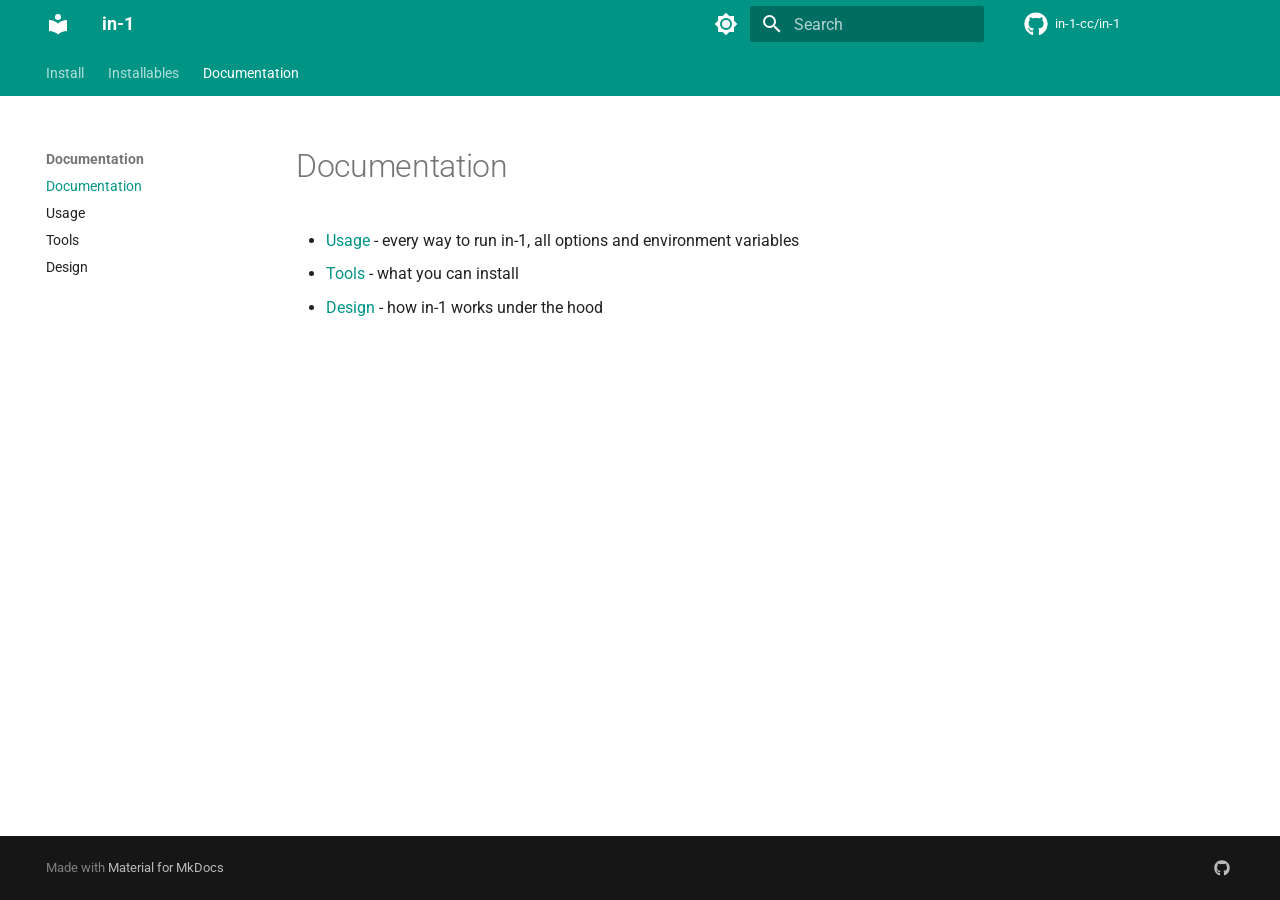
<file: doc/index.html>
<!doctype html>
<html lang="en" class="no-js">
  <head>
    
      <meta charset="utf-8">
      <meta name="viewport" content="width=device-width,initial-scale=1">
      
        <meta name="description" content="Instant dev tools for your current shell">
      
      
        <meta name="author" content="Ingy dot Net">
      
      
        <link rel="canonical" href="https://in-1.cc/doc/">
      
      
        <link rel="prev" href="../installables/">
      
      
        <link rel="next" href="usage/">
      
      
        
      
      
      <link rel="icon" href="../assets/images/favicon.png">
      <meta name="generator" content="mkdocs-1.6.1, mkdocs-material-9.7.6">
    
    
      
        <title>Documentation - in-1</title>
      
    
    
      <link rel="stylesheet" href="../assets/stylesheets/main.484c7ddc.min.css">
      
        
        <link rel="stylesheet" href="../assets/stylesheets/palette.ab4e12ef.min.css">
      
      


    
    
      
    
    
      
        
        
        <link rel="preconnect" href="https://fonts.gstatic.com" crossorigin>
        <link rel="stylesheet" href="https://fonts.googleapis.com/css?family=Roboto:300,300i,400,400i,700,700i%7CRoboto+Mono:400,400i,700,700i&display=fallback">
        <style>:root{--md-text-font:"Roboto";--md-code-font:"Roboto Mono"}</style>
      
    
    
      <link rel="stylesheet" href="../stylesheets/installables.css">
    
    <script>__md_scope=new URL("..",location),__md_hash=e=>[...e].reduce(((e,_)=>(e<<5)-e+_.charCodeAt(0)),0),__md_get=(e,_=localStorage,t=__md_scope)=>JSON.parse(_.getItem(t.pathname+"."+e)),__md_set=(e,_,t=localStorage,a=__md_scope)=>{try{t.setItem(a.pathname+"."+e,JSON.stringify(_))}catch(e){}}</script>
    
      

    
    
  
  

  </head>
  
  
    
    
      
    
    
    
    
    <body dir="ltr" data-md-color-scheme="default" data-md-color-primary="teal" data-md-color-accent="cyan">
  
    
    <input class="md-toggle" data-md-toggle="drawer" type="checkbox" id="__drawer" autocomplete="off">
    <input class="md-toggle" data-md-toggle="search" type="checkbox" id="__search" autocomplete="off">
    <label class="md-overlay" for="__drawer"></label>
    <div data-md-component="skip">
      
        
        <a href="#documentation" class="md-skip">
          Skip to content
        </a>
      
    </div>
    <div data-md-component="announce">
      
    </div>
    
    
      

<header class="md-header" data-md-component="header">
  <nav class="md-header__inner md-grid" aria-label="Header">
    <a href="/home/" title="in-1" class="md-header__button md-logo" aria-label="in-1" data-md-component="logo">
      
  
  <svg xmlns="http://www.w3.org/2000/svg" viewBox="0 0 24 24"><path d="M12 8a3 3 0 0 0 3-3 3 3 0 0 0-3-3 3 3 0 0 0-3 3 3 3 0 0 0 3 3m0 3.54C9.64 9.35 6.5 8 3 8v11c3.5 0 6.64 1.35 9 3.54 2.36-2.19 5.5-3.54 9-3.54V8c-3.5 0-6.64 1.35-9 3.54"/></svg>

    </a>
    <label class="md-header__button md-icon" for="__drawer">
      
      <svg xmlns="http://www.w3.org/2000/svg" viewBox="0 0 24 24"><path d="M3 6h18v2H3zm0 5h18v2H3zm0 5h18v2H3z"/></svg>
    </label>
    <div class="md-header__title" data-md-component="header-title">
      <div class="md-header__ellipsis">
        <div class="md-header__topic">
          <span class="md-ellipsis">
            <a href="/home/" title="in-1">
              in-1
            </a>
          </span>
        </div>
        <div class="md-header__topic" data-md-component="header-topic">
          <span class="md-ellipsis">
            
              Documentation
            
          </span>
        </div>
      </div>
    </div>
    
      
        <form class="md-header__option" data-md-component="palette">
  
    
    
    
    <input class="md-option" data-md-color-media="(prefers-color-scheme: light)" data-md-color-scheme="default" data-md-color-primary="teal" data-md-color-accent="cyan"  aria-label="Switch to dark mode"  type="radio" name="__palette" id="__palette_0">
    
      <label class="md-header__button md-icon" title="Switch to dark mode" for="__palette_1" hidden>
        <svg xmlns="http://www.w3.org/2000/svg" viewBox="0 0 24 24"><path d="M12 8a4 4 0 0 0-4 4 4 4 0 0 0 4 4 4 4 0 0 0 4-4 4 4 0 0 0-4-4m0 10a6 6 0 0 1-6-6 6 6 0 0 1 6-6 6 6 0 0 1 6 6 6 6 0 0 1-6 6m8-9.31V4h-4.69L12 .69 8.69 4H4v4.69L.69 12 4 15.31V20h4.69L12 23.31 15.31 20H20v-4.69L23.31 12z"/></svg>
      </label>
    
  
    
    
    
    <input class="md-option" data-md-color-media="(prefers-color-scheme: dark)" data-md-color-scheme="slate" data-md-color-primary="teal" data-md-color-accent="cyan"  aria-label="Switch to light mode"  type="radio" name="__palette" id="__palette_1">
    
      <label class="md-header__button md-icon" title="Switch to light mode" for="__palette_0" hidden>
        <svg xmlns="http://www.w3.org/2000/svg" viewBox="0 0 24 24"><path d="M12 18c-.89 0-1.74-.2-2.5-.55C11.56 16.5 13 14.42 13 12s-1.44-4.5-3.5-5.45C10.26 6.2 11.11 6 12 6a6 6 0 0 1 6 6 6 6 0 0 1-6 6m8-9.31V4h-4.69L12 .69 8.69 4H4v4.69L.69 12 4 15.31V20h4.69L12 23.31 15.31 20H20v-4.69L23.31 12z"/></svg>
      </label>
    
  
</form>
      
    
    
      <script>var palette=__md_get("__palette");if(palette&&palette.color){if("(prefers-color-scheme)"===palette.color.media){var media=matchMedia("(prefers-color-scheme: light)"),input=document.querySelector(media.matches?"[data-md-color-media='(prefers-color-scheme: light)']":"[data-md-color-media='(prefers-color-scheme: dark)']");palette.color.media=input.getAttribute("data-md-color-media"),palette.color.scheme=input.getAttribute("data-md-color-scheme"),palette.color.primary=input.getAttribute("data-md-color-primary"),palette.color.accent=input.getAttribute("data-md-color-accent")}for(var[key,value]of Object.entries(palette.color))document.body.setAttribute("data-md-color-"+key,value)}</script>
    
    
    
      
      
        <label class="md-header__button md-icon" for="__search">
          
          <svg xmlns="http://www.w3.org/2000/svg" viewBox="0 0 24 24"><path d="M9.5 3A6.5 6.5 0 0 1 16 9.5c0 1.61-.59 3.09-1.56 4.23l.27.27h.79l5 5-1.5 1.5-5-5v-.79l-.27-.27A6.52 6.52 0 0 1 9.5 16 6.5 6.5 0 0 1 3 9.5 6.5 6.5 0 0 1 9.5 3m0 2C7 5 5 7 5 9.5S7 14 9.5 14 14 12 14 9.5 12 5 9.5 5"/></svg>
        </label>
        <div class="md-search" data-md-component="search" role="dialog">
  <label class="md-search__overlay" for="__search"></label>
  <div class="md-search__inner" role="search">
    <form class="md-search__form" name="search">
      <input type="text" class="md-search__input" name="query" aria-label="Search" placeholder="Search" autocapitalize="off" autocorrect="off" autocomplete="off" spellcheck="false" data-md-component="search-query" required>
      <label class="md-search__icon md-icon" for="__search">
        
        <svg xmlns="http://www.w3.org/2000/svg" viewBox="0 0 24 24"><path d="M9.5 3A6.5 6.5 0 0 1 16 9.5c0 1.61-.59 3.09-1.56 4.23l.27.27h.79l5 5-1.5 1.5-5-5v-.79l-.27-.27A6.52 6.52 0 0 1 9.5 16 6.5 6.5 0 0 1 3 9.5 6.5 6.5 0 0 1 9.5 3m0 2C7 5 5 7 5 9.5S7 14 9.5 14 14 12 14 9.5 12 5 9.5 5"/></svg>
        
        <svg xmlns="http://www.w3.org/2000/svg" viewBox="0 0 24 24"><path d="M20 11v2H8l5.5 5.5-1.42 1.42L4.16 12l7.92-7.92L13.5 5.5 8 11z"/></svg>
      </label>
      <nav class="md-search__options" aria-label="Search">
        
        <button type="reset" class="md-search__icon md-icon" title="Clear" aria-label="Clear" tabindex="-1">
          
          <svg xmlns="http://www.w3.org/2000/svg" viewBox="0 0 24 24"><path d="M19 6.41 17.59 5 12 10.59 6.41 5 5 6.41 10.59 12 5 17.59 6.41 19 12 13.41 17.59 19 19 17.59 13.41 12z"/></svg>
        </button>
      </nav>
      
        <div class="md-search__suggest" data-md-component="search-suggest"></div>
      
    </form>
    <div class="md-search__output">
      <div class="md-search__scrollwrap" tabindex="0" data-md-scrollfix>
        <div class="md-search-result" data-md-component="search-result">
          <div class="md-search-result__meta">
            Initializing search
          </div>
          <ol class="md-search-result__list" role="presentation"></ol>
        </div>
      </div>
    </div>
  </div>
</div>
      
    
    
      <div class="md-header__source">
        <a href="https://github.com/in-1-cc/in-1" title="Go to repository" class="md-source" data-md-component="source">
  <div class="md-source__icon md-icon">
    
    <svg xmlns="http://www.w3.org/2000/svg" viewBox="0 0 512 512"><!--! Font Awesome Free 7.1.0 by @fontawesome - https://fontawesome.com License - https://fontawesome.com/license/free (Icons: CC BY 4.0, Fonts: SIL OFL 1.1, Code: MIT License) Copyright 2025 Fonticons, Inc.--><path d="M173.9 397.4c0 2-2.3 3.6-5.2 3.6-3.3.3-5.6-1.3-5.6-3.6 0-2 2.3-3.6 5.2-3.6 3-.3 5.6 1.3 5.6 3.6m-31.1-4.5c-.7 2 1.3 4.3 4.3 4.9 2.6 1 5.6 0 6.2-2s-1.3-4.3-4.3-5.2c-2.6-.7-5.5.3-6.2 2.3m44.2-1.7c-2.9.7-4.9 2.6-4.6 4.9.3 2 2.9 3.3 5.9 2.6 2.9-.7 4.9-2.6 4.6-4.6-.3-1.9-3-3.2-5.9-2.9M252.8 8C114.1 8 8 113.3 8 252c0 110.9 69.8 205.8 169.5 239.2 12.8 2.3 17.3-5.6 17.3-12.1 0-6.2-.3-40.4-.3-61.4 0 0-70 15-84.7-29.8 0 0-11.4-29.1-27.8-36.6 0 0-22.9-15.7 1.6-15.4 0 0 24.9 2 38.6 25.8 21.9 38.6 58.6 27.5 72.9 20.9 2.3-16 8.8-27.1 16-33.7-55.9-6.2-112.3-14.3-112.3-110.5 0-27.5 7.6-41.3 23.6-58.9-2.6-6.5-11.1-33.3 2.6-67.9 20.9-6.5 69 27 69 27 20-5.6 41.5-8.5 62.8-8.5s42.8 2.9 62.8 8.5c0 0 48.1-33.6 69-27 13.7 34.7 5.2 61.4 2.6 67.9 16 17.7 25.8 31.5 25.8 58.9 0 96.5-58.9 104.2-114.8 110.5 9.2 7.9 17 22.9 17 46.4 0 33.7-.3 75.4-.3 83.6 0 6.5 4.6 14.4 17.3 12.1C436.2 457.8 504 362.9 504 252 504 113.3 391.5 8 252.8 8M105.2 352.9c-1.3 1-1 3.3.7 5.2 1.6 1.6 3.9 2.3 5.2 1 1.3-1 1-3.3-.7-5.2-1.6-1.6-3.9-2.3-5.2-1m-10.8-8.1c-.7 1.3.3 2.9 2.3 3.9 1.6 1 3.6.7 4.3-.7.7-1.3-.3-2.9-2.3-3.9-2-.6-3.6-.3-4.3.7m32.4 35.6c-1.6 1.3-1 4.3 1.3 6.2 2.3 2.3 5.2 2.6 6.5 1 1.3-1.3.7-4.3-1.3-6.2-2.2-2.3-5.2-2.6-6.5-1m-11.4-14.7c-1.6 1-1.6 3.6 0 5.9s4.3 3.3 5.6 2.3c1.6-1.3 1.6-3.9 0-6.2-1.4-2.3-4-3.3-5.6-2"/></svg>
  </div>
  <div class="md-source__repository">
    in-1-cc/in-1
  </div>
</a>
      </div>
    
  </nav>
  
</header>
    
    <div class="md-container" data-md-component="container">
      
      
        
          
            
<nav class="md-tabs" aria-label="Tabs" data-md-component="tabs">
  <div class="md-grid">
    <ul class="md-tabs__list">
      
        
  
  
  
  
    <li class="md-tabs__item">
      <a href="../install/" class="md-tabs__link">
        
  
  
    
  
  Install

      </a>
    </li>
  

      
        
  
  
  
  
    <li class="md-tabs__item">
      <a href="../installables/" class="md-tabs__link">
        
  
  
    
  
  Installables

      </a>
    </li>
  

      
        
  
  
  
    
  
  
    
    
      <li class="md-tabs__item md-tabs__item--active">
        <a href="./" class="md-tabs__link">
          
  
  
  Documentation

        </a>
      </li>
    
  

      
    </ul>
  </div>
</nav>
          
        
      
      <main class="md-main" data-md-component="main">
        <div class="md-main__inner md-grid">
          
            
              
              <div class="md-sidebar md-sidebar--primary" data-md-component="sidebar" data-md-type="navigation" >
                <div class="md-sidebar__scrollwrap">
                  <div class="md-sidebar__inner">
                    


  


<nav class="md-nav md-nav--primary md-nav--lifted" aria-label="Navigation" data-md-level="0">
  <label class="md-nav__title" for="__drawer">
    <a href="/home/" title="in-1" class="md-nav__button md-logo" aria-label="in-1" data-md-component="logo">
      
  
  <svg xmlns="http://www.w3.org/2000/svg" viewBox="0 0 24 24"><path d="M12 8a3 3 0 0 0 3-3 3 3 0 0 0-3-3 3 3 0 0 0-3 3 3 3 0 0 0 3 3m0 3.54C9.64 9.35 6.5 8 3 8v11c3.5 0 6.64 1.35 9 3.54 2.36-2.19 5.5-3.54 9-3.54V8c-3.5 0-6.64 1.35-9 3.54"/></svg>

    </a>
    in-1
  </label>
  
    <div class="md-nav__source">
      <a href="https://github.com/in-1-cc/in-1" title="Go to repository" class="md-source" data-md-component="source">
  <div class="md-source__icon md-icon">
    
    <svg xmlns="http://www.w3.org/2000/svg" viewBox="0 0 512 512"><!--! Font Awesome Free 7.1.0 by @fontawesome - https://fontawesome.com License - https://fontawesome.com/license/free (Icons: CC BY 4.0, Fonts: SIL OFL 1.1, Code: MIT License) Copyright 2025 Fonticons, Inc.--><path d="M173.9 397.4c0 2-2.3 3.6-5.2 3.6-3.3.3-5.6-1.3-5.6-3.6 0-2 2.3-3.6 5.2-3.6 3-.3 5.6 1.3 5.6 3.6m-31.1-4.5c-.7 2 1.3 4.3 4.3 4.9 2.6 1 5.6 0 6.2-2s-1.3-4.3-4.3-5.2c-2.6-.7-5.5.3-6.2 2.3m44.2-1.7c-2.9.7-4.9 2.6-4.6 4.9.3 2 2.9 3.3 5.9 2.6 2.9-.7 4.9-2.6 4.6-4.6-.3-1.9-3-3.2-5.9-2.9M252.8 8C114.1 8 8 113.3 8 252c0 110.9 69.8 205.8 169.5 239.2 12.8 2.3 17.3-5.6 17.3-12.1 0-6.2-.3-40.4-.3-61.4 0 0-70 15-84.7-29.8 0 0-11.4-29.1-27.8-36.6 0 0-22.9-15.7 1.6-15.4 0 0 24.9 2 38.6 25.8 21.9 38.6 58.6 27.5 72.9 20.9 2.3-16 8.8-27.1 16-33.7-55.9-6.2-112.3-14.3-112.3-110.5 0-27.5 7.6-41.3 23.6-58.9-2.6-6.5-11.1-33.3 2.6-67.9 20.9-6.5 69 27 69 27 20-5.6 41.5-8.5 62.8-8.5s42.8 2.9 62.8 8.5c0 0 48.1-33.6 69-27 13.7 34.7 5.2 61.4 2.6 67.9 16 17.7 25.8 31.5 25.8 58.9 0 96.5-58.9 104.2-114.8 110.5 9.2 7.9 17 22.9 17 46.4 0 33.7-.3 75.4-.3 83.6 0 6.5 4.6 14.4 17.3 12.1C436.2 457.8 504 362.9 504 252 504 113.3 391.5 8 252.8 8M105.2 352.9c-1.3 1-1 3.3.7 5.2 1.6 1.6 3.9 2.3 5.2 1 1.3-1 1-3.3-.7-5.2-1.6-1.6-3.9-2.3-5.2-1m-10.8-8.1c-.7 1.3.3 2.9 2.3 3.9 1.6 1 3.6.7 4.3-.7.7-1.3-.3-2.9-2.3-3.9-2-.6-3.6-.3-4.3.7m32.4 35.6c-1.6 1.3-1 4.3 1.3 6.2 2.3 2.3 5.2 2.6 6.5 1 1.3-1.3.7-4.3-1.3-6.2-2.2-2.3-5.2-2.6-6.5-1m-11.4-14.7c-1.6 1-1.6 3.6 0 5.9s4.3 3.3 5.6 2.3c1.6-1.3 1.6-3.9 0-6.2-1.4-2.3-4-3.3-5.6-2"/></svg>
  </div>
  <div class="md-source__repository">
    in-1-cc/in-1
  </div>
</a>
    </div>
  
  <ul class="md-nav__list" data-md-scrollfix>
    
      
      
  
  
  
  
    <li class="md-nav__item">
      <a href="../install/" class="md-nav__link">
        
  
  
  <span class="md-ellipsis">
    
  
    Install
  

    
  </span>
  
  

      </a>
    </li>
  

    
      
      
  
  
  
  
    <li class="md-nav__item">
      <a href="../installables/" class="md-nav__link">
        
  
  
  <span class="md-ellipsis">
    
  
    Installables
  

    
  </span>
  
  

      </a>
    </li>
  

    
      
      
  
  
    
  
  
  
    
    
    
    
      
        
        
      
      
        
      
    
    
    <li class="md-nav__item md-nav__item--active md-nav__item--section md-nav__item--nested">
      
        
        
        <input class="md-nav__toggle md-toggle " type="checkbox" id="__nav_3" checked>
        
          
          <label class="md-nav__link" for="__nav_3" id="__nav_3_label" tabindex="">
            
  
  
  <span class="md-ellipsis">
    
  
    Documentation
  

    
  </span>
  
  

            <span class="md-nav__icon md-icon"></span>
          </label>
        
        <nav class="md-nav" data-md-level="1" aria-labelledby="__nav_3_label" aria-expanded="true">
          <label class="md-nav__title" for="__nav_3">
            <span class="md-nav__icon md-icon"></span>
            
  
    Documentation
  

          </label>
          <ul class="md-nav__list" data-md-scrollfix>
            
              
                
  
  
    
  
  
  
    <li class="md-nav__item md-nav__item--active">
      
      <input class="md-nav__toggle md-toggle" type="checkbox" id="__toc">
      
      
        
      
      
      <a href="./" class="md-nav__link md-nav__link--active">
        
  
  
  <span class="md-ellipsis">
    
  
    Documentation
  

    
  </span>
  
  

      </a>
      
    </li>
  

              
            
              
                
  
  
  
  
    <li class="md-nav__item">
      <a href="usage/" class="md-nav__link">
        
  
  
  <span class="md-ellipsis">
    
  
    Usage
  

    
  </span>
  
  

      </a>
    </li>
  

              
            
              
                
  
  
  
  
    <li class="md-nav__item">
      <a href="tools/" class="md-nav__link">
        
  
  
  <span class="md-ellipsis">
    
  
    Tools
  

    
  </span>
  
  

      </a>
    </li>
  

              
            
              
                
  
  
  
  
    <li class="md-nav__item">
      <a href="design/" class="md-nav__link">
        
  
  
  <span class="md-ellipsis">
    
  
    Design
  

    
  </span>
  
  

      </a>
    </li>
  

              
            
          </ul>
        </nav>
      
    </li>
  

    
  </ul>
</nav>
                  </div>
                </div>
              </div>
            
            
              
              <div class="md-sidebar md-sidebar--secondary" data-md-component="sidebar" data-md-type="toc" >
                <div class="md-sidebar__scrollwrap">
                  <div class="md-sidebar__inner">
                    

<nav class="md-nav md-nav--secondary" aria-label="Table of contents">
  
  
  
    
  
  
</nav>
                  </div>
                </div>
              </div>
            
          
          
            <div class="md-content" data-md-component="content">
              
              <article class="md-content__inner md-typeset">
                
                  



<h1 id="documentation">Documentation<a class="headerlink" href="#documentation" title="Permanent link">&para;</a></h1>
<ul>
<li><a href="usage/">Usage</a> - every way to run in-1, all options and
  environment variables</li>
<li><a href="tools/">Tools</a> - what you can install</li>
<li><a href="design/">Design</a> - how in-1 works under the hood</li>
</ul>












                
              </article>
            </div>
          
          
<script>var target=document.getElementById(location.hash.slice(1));target&&target.name&&(target.checked=target.name.startsWith("__tabbed_"))</script>
        </div>
        
          <button type="button" class="md-top md-icon" data-md-component="top" hidden>
  
  <svg xmlns="http://www.w3.org/2000/svg" viewBox="0 0 24 24"><path d="M13 20h-2V8l-5.5 5.5-1.42-1.42L12 4.16l7.92 7.92-1.42 1.42L13 8z"/></svg>
  Back to top
</button>
        
      </main>
      
        <footer class="md-footer">
  
  <div class="md-footer-meta md-typeset">
    <div class="md-footer-meta__inner md-grid">
      <div class="md-copyright">
  
  
    Made with
    <a href="https://squidfunk.github.io/mkdocs-material/" target="_blank" rel="noopener">
      Material for MkDocs
    </a>
  
</div>
      
        
<div class="md-social">
  
    
    
    
    
      
      
    
    <a href="https://github.com/in-1-cc/in-1" target="_blank" rel="noopener" title="github.com" class="md-social__link">
      <svg xmlns="http://www.w3.org/2000/svg" viewBox="0 0 512 512"><!--! Font Awesome Free 7.1.0 by @fontawesome - https://fontawesome.com License - https://fontawesome.com/license/free (Icons: CC BY 4.0, Fonts: SIL OFL 1.1, Code: MIT License) Copyright 2025 Fonticons, Inc.--><path d="M173.9 397.4c0 2-2.3 3.6-5.2 3.6-3.3.3-5.6-1.3-5.6-3.6 0-2 2.3-3.6 5.2-3.6 3-.3 5.6 1.3 5.6 3.6m-31.1-4.5c-.7 2 1.3 4.3 4.3 4.9 2.6 1 5.6 0 6.2-2s-1.3-4.3-4.3-5.2c-2.6-.7-5.5.3-6.2 2.3m44.2-1.7c-2.9.7-4.9 2.6-4.6 4.9.3 2 2.9 3.3 5.9 2.6 2.9-.7 4.9-2.6 4.6-4.6-.3-1.9-3-3.2-5.9-2.9M252.8 8C114.1 8 8 113.3 8 252c0 110.9 69.8 205.8 169.5 239.2 12.8 2.3 17.3-5.6 17.3-12.1 0-6.2-.3-40.4-.3-61.4 0 0-70 15-84.7-29.8 0 0-11.4-29.1-27.8-36.6 0 0-22.9-15.7 1.6-15.4 0 0 24.9 2 38.6 25.8 21.9 38.6 58.6 27.5 72.9 20.9 2.3-16 8.8-27.1 16-33.7-55.9-6.2-112.3-14.3-112.3-110.5 0-27.5 7.6-41.3 23.6-58.9-2.6-6.5-11.1-33.3 2.6-67.9 20.9-6.5 69 27 69 27 20-5.6 41.5-8.5 62.8-8.5s42.8 2.9 62.8 8.5c0 0 48.1-33.6 69-27 13.7 34.7 5.2 61.4 2.6 67.9 16 17.7 25.8 31.5 25.8 58.9 0 96.5-58.9 104.2-114.8 110.5 9.2 7.9 17 22.9 17 46.4 0 33.7-.3 75.4-.3 83.6 0 6.5 4.6 14.4 17.3 12.1C436.2 457.8 504 362.9 504 252 504 113.3 391.5 8 252.8 8M105.2 352.9c-1.3 1-1 3.3.7 5.2 1.6 1.6 3.9 2.3 5.2 1 1.3-1 1-3.3-.7-5.2-1.6-1.6-3.9-2.3-5.2-1m-10.8-8.1c-.7 1.3.3 2.9 2.3 3.9 1.6 1 3.6.7 4.3-.7.7-1.3-.3-2.9-2.3-3.9-2-.6-3.6-.3-4.3.7m32.4 35.6c-1.6 1.3-1 4.3 1.3 6.2 2.3 2.3 5.2 2.6 6.5 1 1.3-1.3.7-4.3-1.3-6.2-2.2-2.3-5.2-2.6-6.5-1m-11.4-14.7c-1.6 1-1.6 3.6 0 5.9s4.3 3.3 5.6 2.3c1.6-1.3 1.6-3.9 0-6.2-1.4-2.3-4-3.3-5.6-2"/></svg>
    </a>
  
</div>
      
    </div>
  </div>
</footer>
      
    </div>
    <div class="md-dialog" data-md-component="dialog">
      <div class="md-dialog__inner md-typeset"></div>
    </div>
    
    
    
      
      
      <script id="__config" type="application/json">{"annotate": null, "base": "..", "features": ["navigation.tracking", "navigation.tabs", "navigation.sections", "navigation.expand", "navigation.top", "search.suggest", "search.highlight", "content.code.copy"], "search": "../assets/javascripts/workers/search.2c215733.min.js", "tags": null, "translations": {"clipboard.copied": "Copied to clipboard", "clipboard.copy": "Copy to clipboard", "search.result.more.one": "1 more on this page", "search.result.more.other": "# more on this page", "search.result.none": "No matching documents", "search.result.one": "1 matching document", "search.result.other": "# matching documents", "search.result.placeholder": "Type to start searching", "search.result.term.missing": "Missing", "select.version": "Select version"}, "version": null}</script>
    
    
      <script src="../assets/javascripts/bundle.79ae519e.min.js"></script>
      
        <script src="../javascripts/installables.js"></script>
      
    
  </body>
</html>
</file>
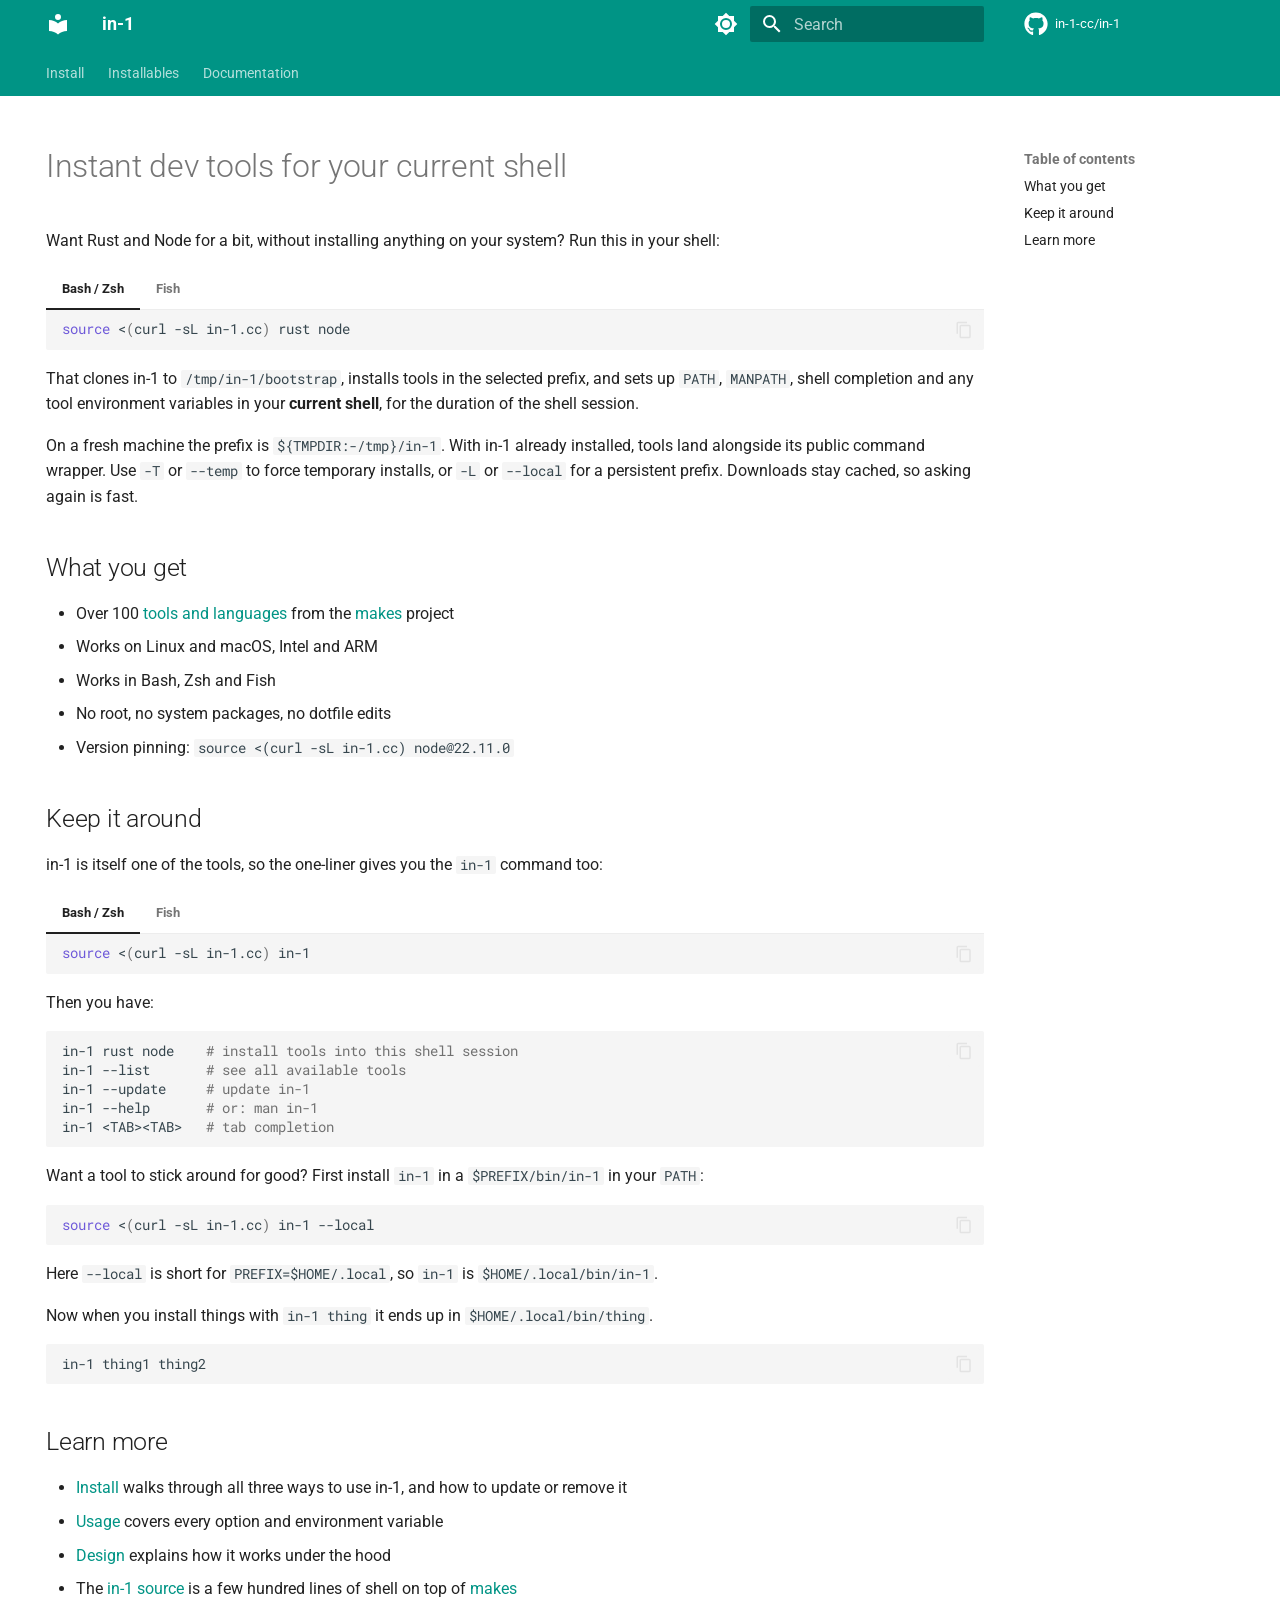
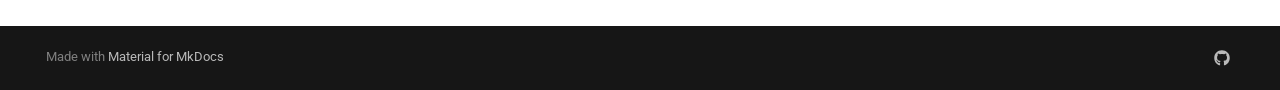
<file: home/index.html>
<!doctype html>
<html lang="en" class="no-js">
  <head>
    
      <meta charset="utf-8">
      <meta name="viewport" content="width=device-width,initial-scale=1">
      
        <meta name="description" content="Instant dev tools for your current shell">
      
      
        <meta name="author" content="Ingy dot Net">
      
      
        <link rel="canonical" href="https://in-1.cc/home/">
      
      
      
      
        
      
      
      <link rel="icon" href="../assets/images/favicon.png">
      <meta name="generator" content="mkdocs-1.6.1, mkdocs-material-9.7.6">
    
    
      
        <title>Instant dev tools for your current shell - in-1</title>
      
    
    
      <link rel="stylesheet" href="../assets/stylesheets/main.484c7ddc.min.css">
      
        
        <link rel="stylesheet" href="../assets/stylesheets/palette.ab4e12ef.min.css">
      
      


    
    
      
    
    
      
        
        
        <link rel="preconnect" href="https://fonts.gstatic.com" crossorigin>
        <link rel="stylesheet" href="https://fonts.googleapis.com/css?family=Roboto:300,300i,400,400i,700,700i%7CRoboto+Mono:400,400i,700,700i&display=fallback">
        <style>:root{--md-text-font:"Roboto";--md-code-font:"Roboto Mono"}</style>
      
    
    
      <link rel="stylesheet" href="../stylesheets/installables.css">
    
    <script>__md_scope=new URL("..",location),__md_hash=e=>[...e].reduce(((e,_)=>(e<<5)-e+_.charCodeAt(0)),0),__md_get=(e,_=localStorage,t=__md_scope)=>JSON.parse(_.getItem(t.pathname+"."+e)),__md_set=(e,_,t=localStorage,a=__md_scope)=>{try{t.setItem(a.pathname+"."+e,JSON.stringify(_))}catch(e){}}</script>
    
      

    
    
  
  
    
    <base href="./">
    <script>
      // Freeze the base before changing the document's address.
      const homepage = new URL(document.baseURI);
      document.querySelector("base").href = homepage.href;
      // Only rewrite the address, never request the installer again.
      history.replaceState(history.state, "",
        new URL("../", homepage).pathname +
        location.search + location.hash);
    </script>
  

  </head>
  
  
    
    
      
    
    
    
    
    <body dir="ltr" data-md-color-scheme="default" data-md-color-primary="teal" data-md-color-accent="cyan">
  
    
    <input class="md-toggle" data-md-toggle="drawer" type="checkbox" id="__drawer" autocomplete="off">
    <input class="md-toggle" data-md-toggle="search" type="checkbox" id="__search" autocomplete="off">
    <label class="md-overlay" for="__drawer"></label>
    <div data-md-component="skip">
      
        
        <a href="#instant-dev-tools-for-your-current-shell" class="md-skip">
          Skip to content
        </a>
      
    </div>
    <div data-md-component="announce">
      
    </div>
    
    
      

<header class="md-header" data-md-component="header">
  <nav class="md-header__inner md-grid" aria-label="Header">
    <a href="/home/" title="in-1" class="md-header__button md-logo" aria-label="in-1" data-md-component="logo">
      
  
  <svg xmlns="http://www.w3.org/2000/svg" viewBox="0 0 24 24"><path d="M12 8a3 3 0 0 0 3-3 3 3 0 0 0-3-3 3 3 0 0 0-3 3 3 3 0 0 0 3 3m0 3.54C9.64 9.35 6.5 8 3 8v11c3.5 0 6.64 1.35 9 3.54 2.36-2.19 5.5-3.54 9-3.54V8c-3.5 0-6.64 1.35-9 3.54"/></svg>

    </a>
    <label class="md-header__button md-icon" for="__drawer">
      
      <svg xmlns="http://www.w3.org/2000/svg" viewBox="0 0 24 24"><path d="M3 6h18v2H3zm0 5h18v2H3zm0 5h18v2H3z"/></svg>
    </label>
    <div class="md-header__title" data-md-component="header-title">
      <div class="md-header__ellipsis">
        <div class="md-header__topic">
          <span class="md-ellipsis">
            <a href="/home/" title="in-1">
              in-1
            </a>
          </span>
        </div>
        <div class="md-header__topic" data-md-component="header-topic">
          <span class="md-ellipsis">
            
              Instant dev tools for your current shell
            
          </span>
        </div>
      </div>
    </div>
    
      
        <form class="md-header__option" data-md-component="palette">
  
    
    
    
    <input class="md-option" data-md-color-media="(prefers-color-scheme: light)" data-md-color-scheme="default" data-md-color-primary="teal" data-md-color-accent="cyan"  aria-label="Switch to dark mode"  type="radio" name="__palette" id="__palette_0">
    
      <label class="md-header__button md-icon" title="Switch to dark mode" for="__palette_1" hidden>
        <svg xmlns="http://www.w3.org/2000/svg" viewBox="0 0 24 24"><path d="M12 8a4 4 0 0 0-4 4 4 4 0 0 0 4 4 4 4 0 0 0 4-4 4 4 0 0 0-4-4m0 10a6 6 0 0 1-6-6 6 6 0 0 1 6-6 6 6 0 0 1 6 6 6 6 0 0 1-6 6m8-9.31V4h-4.69L12 .69 8.69 4H4v4.69L.69 12 4 15.31V20h4.69L12 23.31 15.31 20H20v-4.69L23.31 12z"/></svg>
      </label>
    
  
    
    
    
    <input class="md-option" data-md-color-media="(prefers-color-scheme: dark)" data-md-color-scheme="slate" data-md-color-primary="teal" data-md-color-accent="cyan"  aria-label="Switch to light mode"  type="radio" name="__palette" id="__palette_1">
    
      <label class="md-header__button md-icon" title="Switch to light mode" for="__palette_0" hidden>
        <svg xmlns="http://www.w3.org/2000/svg" viewBox="0 0 24 24"><path d="M12 18c-.89 0-1.74-.2-2.5-.55C11.56 16.5 13 14.42 13 12s-1.44-4.5-3.5-5.45C10.26 6.2 11.11 6 12 6a6 6 0 0 1 6 6 6 6 0 0 1-6 6m8-9.31V4h-4.69L12 .69 8.69 4H4v4.69L.69 12 4 15.31V20h4.69L12 23.31 15.31 20H20v-4.69L23.31 12z"/></svg>
      </label>
    
  
</form>
      
    
    
      <script>var palette=__md_get("__palette");if(palette&&palette.color){if("(prefers-color-scheme)"===palette.color.media){var media=matchMedia("(prefers-color-scheme: light)"),input=document.querySelector(media.matches?"[data-md-color-media='(prefers-color-scheme: light)']":"[data-md-color-media='(prefers-color-scheme: dark)']");palette.color.media=input.getAttribute("data-md-color-media"),palette.color.scheme=input.getAttribute("data-md-color-scheme"),palette.color.primary=input.getAttribute("data-md-color-primary"),palette.color.accent=input.getAttribute("data-md-color-accent")}for(var[key,value]of Object.entries(palette.color))document.body.setAttribute("data-md-color-"+key,value)}</script>
    
    
    
      
      
        <label class="md-header__button md-icon" for="__search">
          
          <svg xmlns="http://www.w3.org/2000/svg" viewBox="0 0 24 24"><path d="M9.5 3A6.5 6.5 0 0 1 16 9.5c0 1.61-.59 3.09-1.56 4.23l.27.27h.79l5 5-1.5 1.5-5-5v-.79l-.27-.27A6.52 6.52 0 0 1 9.5 16 6.5 6.5 0 0 1 3 9.5 6.5 6.5 0 0 1 9.5 3m0 2C7 5 5 7 5 9.5S7 14 9.5 14 14 12 14 9.5 12 5 9.5 5"/></svg>
        </label>
        <div class="md-search" data-md-component="search" role="dialog">
  <label class="md-search__overlay" for="__search"></label>
  <div class="md-search__inner" role="search">
    <form class="md-search__form" name="search">
      <input type="text" class="md-search__input" name="query" aria-label="Search" placeholder="Search" autocapitalize="off" autocorrect="off" autocomplete="off" spellcheck="false" data-md-component="search-query" required>
      <label class="md-search__icon md-icon" for="__search">
        
        <svg xmlns="http://www.w3.org/2000/svg" viewBox="0 0 24 24"><path d="M9.5 3A6.5 6.5 0 0 1 16 9.5c0 1.61-.59 3.09-1.56 4.23l.27.27h.79l5 5-1.5 1.5-5-5v-.79l-.27-.27A6.52 6.52 0 0 1 9.5 16 6.5 6.5 0 0 1 3 9.5 6.5 6.5 0 0 1 9.5 3m0 2C7 5 5 7 5 9.5S7 14 9.5 14 14 12 14 9.5 12 5 9.5 5"/></svg>
        
        <svg xmlns="http://www.w3.org/2000/svg" viewBox="0 0 24 24"><path d="M20 11v2H8l5.5 5.5-1.42 1.42L4.16 12l7.92-7.92L13.5 5.5 8 11z"/></svg>
      </label>
      <nav class="md-search__options" aria-label="Search">
        
        <button type="reset" class="md-search__icon md-icon" title="Clear" aria-label="Clear" tabindex="-1">
          
          <svg xmlns="http://www.w3.org/2000/svg" viewBox="0 0 24 24"><path d="M19 6.41 17.59 5 12 10.59 6.41 5 5 6.41 10.59 12 5 17.59 6.41 19 12 13.41 17.59 19 19 17.59 13.41 12z"/></svg>
        </button>
      </nav>
      
        <div class="md-search__suggest" data-md-component="search-suggest"></div>
      
    </form>
    <div class="md-search__output">
      <div class="md-search__scrollwrap" tabindex="0" data-md-scrollfix>
        <div class="md-search-result" data-md-component="search-result">
          <div class="md-search-result__meta">
            Initializing search
          </div>
          <ol class="md-search-result__list" role="presentation"></ol>
        </div>
      </div>
    </div>
  </div>
</div>
      
    
    
      <div class="md-header__source">
        <a href="https://github.com/in-1-cc/in-1" title="Go to repository" class="md-source" data-md-component="source">
  <div class="md-source__icon md-icon">
    
    <svg xmlns="http://www.w3.org/2000/svg" viewBox="0 0 512 512"><!--! Font Awesome Free 7.1.0 by @fontawesome - https://fontawesome.com License - https://fontawesome.com/license/free (Icons: CC BY 4.0, Fonts: SIL OFL 1.1, Code: MIT License) Copyright 2025 Fonticons, Inc.--><path d="M173.9 397.4c0 2-2.3 3.6-5.2 3.6-3.3.3-5.6-1.3-5.6-3.6 0-2 2.3-3.6 5.2-3.6 3-.3 5.6 1.3 5.6 3.6m-31.1-4.5c-.7 2 1.3 4.3 4.3 4.9 2.6 1 5.6 0 6.2-2s-1.3-4.3-4.3-5.2c-2.6-.7-5.5.3-6.2 2.3m44.2-1.7c-2.9.7-4.9 2.6-4.6 4.9.3 2 2.9 3.3 5.9 2.6 2.9-.7 4.9-2.6 4.6-4.6-.3-1.9-3-3.2-5.9-2.9M252.8 8C114.1 8 8 113.3 8 252c0 110.9 69.8 205.8 169.5 239.2 12.8 2.3 17.3-5.6 17.3-12.1 0-6.2-.3-40.4-.3-61.4 0 0-70 15-84.7-29.8 0 0-11.4-29.1-27.8-36.6 0 0-22.9-15.7 1.6-15.4 0 0 24.9 2 38.6 25.8 21.9 38.6 58.6 27.5 72.9 20.9 2.3-16 8.8-27.1 16-33.7-55.9-6.2-112.3-14.3-112.3-110.5 0-27.5 7.6-41.3 23.6-58.9-2.6-6.5-11.1-33.3 2.6-67.9 20.9-6.5 69 27 69 27 20-5.6 41.5-8.5 62.8-8.5s42.8 2.9 62.8 8.5c0 0 48.1-33.6 69-27 13.7 34.7 5.2 61.4 2.6 67.9 16 17.7 25.8 31.5 25.8 58.9 0 96.5-58.9 104.2-114.8 110.5 9.2 7.9 17 22.9 17 46.4 0 33.7-.3 75.4-.3 83.6 0 6.5 4.6 14.4 17.3 12.1C436.2 457.8 504 362.9 504 252 504 113.3 391.5 8 252.8 8M105.2 352.9c-1.3 1-1 3.3.7 5.2 1.6 1.6 3.9 2.3 5.2 1 1.3-1 1-3.3-.7-5.2-1.6-1.6-3.9-2.3-5.2-1m-10.8-8.1c-.7 1.3.3 2.9 2.3 3.9 1.6 1 3.6.7 4.3-.7.7-1.3-.3-2.9-2.3-3.9-2-.6-3.6-.3-4.3.7m32.4 35.6c-1.6 1.3-1 4.3 1.3 6.2 2.3 2.3 5.2 2.6 6.5 1 1.3-1.3.7-4.3-1.3-6.2-2.2-2.3-5.2-2.6-6.5-1m-11.4-14.7c-1.6 1-1.6 3.6 0 5.9s4.3 3.3 5.6 2.3c1.6-1.3 1.6-3.9 0-6.2-1.4-2.3-4-3.3-5.6-2"/></svg>
  </div>
  <div class="md-source__repository">
    in-1-cc/in-1
  </div>
</a>
      </div>
    
  </nav>
  
</header>
    
    <div class="md-container" data-md-component="container">
      
      
        
          
            
<nav class="md-tabs" aria-label="Tabs" data-md-component="tabs">
  <div class="md-grid">
    <ul class="md-tabs__list">
      
        
  
  
  
  
    <li class="md-tabs__item">
      <a href="../install/" class="md-tabs__link">
        
  
  
    
  
  Install

      </a>
    </li>
  

      
        
  
  
  
  
    <li class="md-tabs__item">
      <a href="../installables/" class="md-tabs__link">
        
  
  
    
  
  Installables

      </a>
    </li>
  

      
        
  
  
  
  
    
    
      <li class="md-tabs__item">
        <a href="../doc/" class="md-tabs__link">
          
  
  
  Documentation

        </a>
      </li>
    
  

      
    </ul>
  </div>
</nav>
          
        
      
      <main class="md-main" data-md-component="main">
        <div class="md-main__inner md-grid">
          
            
              
                
              
              <div class="md-sidebar md-sidebar--primary" data-md-component="sidebar" data-md-type="navigation" hidden>
                <div class="md-sidebar__scrollwrap">
                  <div class="md-sidebar__inner">
                    


  


<nav class="md-nav md-nav--primary md-nav--lifted" aria-label="Navigation" data-md-level="0">
  <label class="md-nav__title" for="__drawer">
    <a href="/home/" title="in-1" class="md-nav__button md-logo" aria-label="in-1" data-md-component="logo">
      
  
  <svg xmlns="http://www.w3.org/2000/svg" viewBox="0 0 24 24"><path d="M12 8a3 3 0 0 0 3-3 3 3 0 0 0-3-3 3 3 0 0 0-3 3 3 3 0 0 0 3 3m0 3.54C9.64 9.35 6.5 8 3 8v11c3.5 0 6.64 1.35 9 3.54 2.36-2.19 5.5-3.54 9-3.54V8c-3.5 0-6.64 1.35-9 3.54"/></svg>

    </a>
    in-1
  </label>
  
    <div class="md-nav__source">
      <a href="https://github.com/in-1-cc/in-1" title="Go to repository" class="md-source" data-md-component="source">
  <div class="md-source__icon md-icon">
    
    <svg xmlns="http://www.w3.org/2000/svg" viewBox="0 0 512 512"><!--! Font Awesome Free 7.1.0 by @fontawesome - https://fontawesome.com License - https://fontawesome.com/license/free (Icons: CC BY 4.0, Fonts: SIL OFL 1.1, Code: MIT License) Copyright 2025 Fonticons, Inc.--><path d="M173.9 397.4c0 2-2.3 3.6-5.2 3.6-3.3.3-5.6-1.3-5.6-3.6 0-2 2.3-3.6 5.2-3.6 3-.3 5.6 1.3 5.6 3.6m-31.1-4.5c-.7 2 1.3 4.3 4.3 4.9 2.6 1 5.6 0 6.2-2s-1.3-4.3-4.3-5.2c-2.6-.7-5.5.3-6.2 2.3m44.2-1.7c-2.9.7-4.9 2.6-4.6 4.9.3 2 2.9 3.3 5.9 2.6 2.9-.7 4.9-2.6 4.6-4.6-.3-1.9-3-3.2-5.9-2.9M252.8 8C114.1 8 8 113.3 8 252c0 110.9 69.8 205.8 169.5 239.2 12.8 2.3 17.3-5.6 17.3-12.1 0-6.2-.3-40.4-.3-61.4 0 0-70 15-84.7-29.8 0 0-11.4-29.1-27.8-36.6 0 0-22.9-15.7 1.6-15.4 0 0 24.9 2 38.6 25.8 21.9 38.6 58.6 27.5 72.9 20.9 2.3-16 8.8-27.1 16-33.7-55.9-6.2-112.3-14.3-112.3-110.5 0-27.5 7.6-41.3 23.6-58.9-2.6-6.5-11.1-33.3 2.6-67.9 20.9-6.5 69 27 69 27 20-5.6 41.5-8.5 62.8-8.5s42.8 2.9 62.8 8.5c0 0 48.1-33.6 69-27 13.7 34.7 5.2 61.4 2.6 67.9 16 17.7 25.8 31.5 25.8 58.9 0 96.5-58.9 104.2-114.8 110.5 9.2 7.9 17 22.9 17 46.4 0 33.7-.3 75.4-.3 83.6 0 6.5 4.6 14.4 17.3 12.1C436.2 457.8 504 362.9 504 252 504 113.3 391.5 8 252.8 8M105.2 352.9c-1.3 1-1 3.3.7 5.2 1.6 1.6 3.9 2.3 5.2 1 1.3-1 1-3.3-.7-5.2-1.6-1.6-3.9-2.3-5.2-1m-10.8-8.1c-.7 1.3.3 2.9 2.3 3.9 1.6 1 3.6.7 4.3-.7.7-1.3-.3-2.9-2.3-3.9-2-.6-3.6-.3-4.3.7m32.4 35.6c-1.6 1.3-1 4.3 1.3 6.2 2.3 2.3 5.2 2.6 6.5 1 1.3-1.3.7-4.3-1.3-6.2-2.2-2.3-5.2-2.6-6.5-1m-11.4-14.7c-1.6 1-1.6 3.6 0 5.9s4.3 3.3 5.6 2.3c1.6-1.3 1.6-3.9 0-6.2-1.4-2.3-4-3.3-5.6-2"/></svg>
  </div>
  <div class="md-source__repository">
    in-1-cc/in-1
  </div>
</a>
    </div>
  
  <ul class="md-nav__list" data-md-scrollfix>
    
      
      
  
  
  
  
    <li class="md-nav__item">
      <a href="../install/" class="md-nav__link">
        
  
  
  <span class="md-ellipsis">
    
  
    Install
  

    
  </span>
  
  

      </a>
    </li>
  

    
      
      
  
  
  
  
    <li class="md-nav__item">
      <a href="../installables/" class="md-nav__link">
        
  
  
  <span class="md-ellipsis">
    
  
    Installables
  

    
  </span>
  
  

      </a>
    </li>
  

    
      
      
  
  
  
  
    
    
    
    
      
      
        
      
    
    
    <li class="md-nav__item md-nav__item--nested">
      
        
        
          
        
        <input class="md-nav__toggle md-toggle md-toggle--indeterminate" type="checkbox" id="__nav_3" >
        
          
          <label class="md-nav__link" for="__nav_3" id="__nav_3_label" tabindex="0">
            
  
  
  <span class="md-ellipsis">
    
  
    Documentation
  

    
  </span>
  
  

            <span class="md-nav__icon md-icon"></span>
          </label>
        
        <nav class="md-nav" data-md-level="1" aria-labelledby="__nav_3_label" aria-expanded="false">
          <label class="md-nav__title" for="__nav_3">
            <span class="md-nav__icon md-icon"></span>
            
  
    Documentation
  

          </label>
          <ul class="md-nav__list" data-md-scrollfix>
            
              
                
  
  
  
  
    <li class="md-nav__item">
      <a href="../doc/" class="md-nav__link">
        
  
  
  <span class="md-ellipsis">
    
  
    Documentation
  

    
  </span>
  
  

      </a>
    </li>
  

              
            
              
                
  
  
  
  
    <li class="md-nav__item">
      <a href="../doc/usage/" class="md-nav__link">
        
  
  
  <span class="md-ellipsis">
    
  
    Usage
  

    
  </span>
  
  

      </a>
    </li>
  

              
            
              
                
  
  
  
  
    <li class="md-nav__item">
      <a href="../doc/tools/" class="md-nav__link">
        
  
  
  <span class="md-ellipsis">
    
  
    Tools
  

    
  </span>
  
  

      </a>
    </li>
  

              
            
              
                
  
  
  
  
    <li class="md-nav__item">
      <a href="../doc/design/" class="md-nav__link">
        
  
  
  <span class="md-ellipsis">
    
  
    Design
  

    
  </span>
  
  

      </a>
    </li>
  

              
            
          </ul>
        </nav>
      
    </li>
  

    
  </ul>
</nav>
                  </div>
                </div>
              </div>
            
            
              
                
              
              <div class="md-sidebar md-sidebar--secondary" data-md-component="sidebar" data-md-type="toc" >
                <div class="md-sidebar__scrollwrap">
                  <div class="md-sidebar__inner">
                    

<nav class="md-nav md-nav--secondary" aria-label="Table of contents">
  
  
  
    
  
  
    <label class="md-nav__title" for="__toc">
      <span class="md-nav__icon md-icon"></span>
      Table of contents
    </label>
    <ul class="md-nav__list" data-md-component="toc" data-md-scrollfix>
      
        <li class="md-nav__item">
  <a href="#what-you-get" class="md-nav__link">
    <span class="md-ellipsis">
      
        What you get
      
    </span>
  </a>
  
</li>
      
        <li class="md-nav__item">
  <a href="#keep-it-around" class="md-nav__link">
    <span class="md-ellipsis">
      
        Keep it around
      
    </span>
  </a>
  
</li>
      
        <li class="md-nav__item">
  <a href="#learn-more" class="md-nav__link">
    <span class="md-ellipsis">
      
        Learn more
      
    </span>
  </a>
  
</li>
      
    </ul>
  
</nav>
                  </div>
                </div>
              </div>
            
          
          
            <div class="md-content" data-md-component="content">
              
              <article class="md-content__inner md-typeset">
                
                  
  




<h1 id="instant-dev-tools-for-your-current-shell">Instant dev tools for your current shell<a class="headerlink" href="#instant-dev-tools-for-your-current-shell" title="Permanent link">&para;</a></h1>
<p>Want Rust and Node for a bit, without installing anything on your
system?
Run this in your shell:</p>
<div class="tabbed-set tabbed-alternate" data-tabs="1:2"><input checked="checked" id="__tabbed_1_1" name="__tabbed_1" type="radio" /><input id="__tabbed_1_2" name="__tabbed_1" type="radio" /><div class="tabbed-labels"><label for="__tabbed_1_1">Bash / Zsh</label><label for="__tabbed_1_2">Fish</label></div>
<div class="tabbed-content">
<div class="tabbed-block">
<div class="highlight"><pre><span></span><code><a id="__codelineno-0-1" name="__codelineno-0-1" href="#__codelineno-0-1"></a><span class="nb">source</span><span class="w"> </span>&lt;<span class="o">(</span>curl<span class="w"> </span>-sL<span class="w"> </span>in-1.cc<span class="o">)</span><span class="w"> </span>rust<span class="w"> </span>node
</code></pre></div>
</div>
<div class="tabbed-block">
<div class="highlight"><pre><span></span><code><a id="__codelineno-1-1" name="__codelineno-1-1" href="#__codelineno-1-1"></a>curl -sL <span class="k">in</span>-1.cc <span class="o">|</span> <span class="nb">source</span> - rust node
</code></pre></div>
</div>
</div>
</div>
<p>That clones in-1 to <code>/tmp/in-1/bootstrap</code>, installs tools in the selected prefix,
and sets
up <code>PATH</code>, <code>MANPATH</code>, shell completion and any tool environment
variables in your <strong>current shell</strong>, for the duration of the shell
session.</p>
<p>On a fresh machine the prefix is <code>${TMPDIR:-/tmp}/in-1</code>.
With in-1 already installed, tools land alongside its public command wrapper.
Use <code>-T</code> or <code>--temp</code> to force temporary installs, or <code>-L</code> or <code>--local</code>
for a persistent prefix.
Downloads stay cached, so asking again is fast.</p>
<h2 id="what-you-get">What you get<a class="headerlink" href="#what-you-get" title="Permanent link">&para;</a></h2>
<ul>
<li>Over 100 <a href="../doc/tools/">tools and languages</a> from the
  <a href="https://github.com/makeplus/makes">makes</a> project</li>
<li>Works on Linux and macOS, Intel and ARM</li>
<li>Works in Bash, Zsh and Fish</li>
<li>No root, no system packages, no dotfile edits</li>
<li>Version pinning: <code>source &lt;(curl -sL in-1.cc) node@22.11.0</code></li>
</ul>
<h2 id="keep-it-around">Keep it around<a class="headerlink" href="#keep-it-around" title="Permanent link">&para;</a></h2>
<p>in-1 is itself one of the tools, so the one-liner gives you the <code>in-1</code>
command too:</p>
<div class="tabbed-set tabbed-alternate" data-tabs="2:2"><input checked="checked" id="__tabbed_2_1" name="__tabbed_2" type="radio" /><input id="__tabbed_2_2" name="__tabbed_2" type="radio" /><div class="tabbed-labels"><label for="__tabbed_2_1">Bash / Zsh</label><label for="__tabbed_2_2">Fish</label></div>
<div class="tabbed-content">
<div class="tabbed-block">
<div class="highlight"><pre><span></span><code><a id="__codelineno-2-1" name="__codelineno-2-1" href="#__codelineno-2-1"></a><span class="nb">source</span><span class="w"> </span>&lt;<span class="o">(</span>curl<span class="w"> </span>-sL<span class="w"> </span>in-1.cc<span class="o">)</span><span class="w"> </span>in-1
</code></pre></div>
</div>
<div class="tabbed-block">
<div class="highlight"><pre><span></span><code><a id="__codelineno-3-1" name="__codelineno-3-1" href="#__codelineno-3-1"></a>curl -sL <span class="k">in</span>-1.cc <span class="o">|</span> <span class="nb">source</span> - <span class="k">in</span>-1
</code></pre></div>
</div>
</div>
</div>
<p>Then you have:</p>
<div class="highlight"><pre><span></span><code><a id="__codelineno-4-1" name="__codelineno-4-1" href="#__codelineno-4-1"></a>in-1<span class="w"> </span>rust<span class="w"> </span>node<span class="w">    </span><span class="c1"># install tools into this shell session</span>
<a id="__codelineno-4-2" name="__codelineno-4-2" href="#__codelineno-4-2"></a>in-1<span class="w"> </span>--list<span class="w">       </span><span class="c1"># see all available tools</span>
<a id="__codelineno-4-3" name="__codelineno-4-3" href="#__codelineno-4-3"></a>in-1<span class="w"> </span>--update<span class="w">     </span><span class="c1"># update in-1</span>
<a id="__codelineno-4-4" name="__codelineno-4-4" href="#__codelineno-4-4"></a>in-1<span class="w"> </span>--help<span class="w">       </span><span class="c1"># or: man in-1</span>
<a id="__codelineno-4-5" name="__codelineno-4-5" href="#__codelineno-4-5"></a>in-1<span class="w"> </span>&lt;TAB&gt;&lt;TAB&gt;<span class="w">   </span><span class="c1"># tab completion</span>
</code></pre></div>
<p>Want a tool to stick around for good?
First install <code>in-1</code> in a <code>$PREFIX/bin/in-1</code> in your <code>PATH</code>:</p>
<div class="highlight"><pre><span></span><code><a id="__codelineno-5-1" name="__codelineno-5-1" href="#__codelineno-5-1"></a><span class="nb">source</span><span class="w"> </span>&lt;<span class="o">(</span>curl<span class="w"> </span>-sL<span class="w"> </span>in-1.cc<span class="o">)</span><span class="w"> </span>in-1<span class="w"> </span>--local
</code></pre></div>
<p>Here <code>--local</code> is short for <code>PREFIX=$HOME/.local</code>, so <code>in-1</code> is
<code>$HOME/.local/bin/in-1</code>.</p>
<p>Now when you install things with <code>in-1 thing</code> it ends up in
<code>$HOME/.local/bin/thing</code>.</p>
<div class="highlight"><pre><span></span><code><a id="__codelineno-6-1" name="__codelineno-6-1" href="#__codelineno-6-1"></a>in-1<span class="w"> </span>thing1<span class="w"> </span>thing2
</code></pre></div>
<h2 id="learn-more">Learn more<a class="headerlink" href="#learn-more" title="Permanent link">&para;</a></h2>
<ul>
<li><a href="../install/">Install</a> walks through all three ways to use
  in-1, and how to update or remove it</li>
<li><a href="../doc/usage/">Usage</a> covers every option and environment
  variable</li>
<li><a href="../doc/design/">Design</a> explains how it works under the hood</li>
<li>The <a href="https://github.com/in-1-cc/in-1">in-1 source</a> is a few hundred
  lines of shell on top of <a href="https://github.com/makeplus/makes">makes</a></li>
</ul>







  
  




  



                
              </article>
            </div>
          
          
<script>var target=document.getElementById(location.hash.slice(1));target&&target.name&&(target.checked=target.name.startsWith("__tabbed_"))</script>
        </div>
        
          <button type="button" class="md-top md-icon" data-md-component="top" hidden>
  
  <svg xmlns="http://www.w3.org/2000/svg" viewBox="0 0 24 24"><path d="M13 20h-2V8l-5.5 5.5-1.42-1.42L12 4.16l7.92 7.92-1.42 1.42L13 8z"/></svg>
  Back to top
</button>
        
      </main>
      
        <footer class="md-footer">
  
  <div class="md-footer-meta md-typeset">
    <div class="md-footer-meta__inner md-grid">
      <div class="md-copyright">
  
  
    Made with
    <a href="https://squidfunk.github.io/mkdocs-material/" target="_blank" rel="noopener">
      Material for MkDocs
    </a>
  
</div>
      
        
<div class="md-social">
  
    
    
    
    
      
      
    
    <a href="https://github.com/in-1-cc/in-1" target="_blank" rel="noopener" title="github.com" class="md-social__link">
      <svg xmlns="http://www.w3.org/2000/svg" viewBox="0 0 512 512"><!--! Font Awesome Free 7.1.0 by @fontawesome - https://fontawesome.com License - https://fontawesome.com/license/free (Icons: CC BY 4.0, Fonts: SIL OFL 1.1, Code: MIT License) Copyright 2025 Fonticons, Inc.--><path d="M173.9 397.4c0 2-2.3 3.6-5.2 3.6-3.3.3-5.6-1.3-5.6-3.6 0-2 2.3-3.6 5.2-3.6 3-.3 5.6 1.3 5.6 3.6m-31.1-4.5c-.7 2 1.3 4.3 4.3 4.9 2.6 1 5.6 0 6.2-2s-1.3-4.3-4.3-5.2c-2.6-.7-5.5.3-6.2 2.3m44.2-1.7c-2.9.7-4.9 2.6-4.6 4.9.3 2 2.9 3.3 5.9 2.6 2.9-.7 4.9-2.6 4.6-4.6-.3-1.9-3-3.2-5.9-2.9M252.8 8C114.1 8 8 113.3 8 252c0 110.9 69.8 205.8 169.5 239.2 12.8 2.3 17.3-5.6 17.3-12.1 0-6.2-.3-40.4-.3-61.4 0 0-70 15-84.7-29.8 0 0-11.4-29.1-27.8-36.6 0 0-22.9-15.7 1.6-15.4 0 0 24.9 2 38.6 25.8 21.9 38.6 58.6 27.5 72.9 20.9 2.3-16 8.8-27.1 16-33.7-55.9-6.2-112.3-14.3-112.3-110.5 0-27.5 7.6-41.3 23.6-58.9-2.6-6.5-11.1-33.3 2.6-67.9 20.9-6.5 69 27 69 27 20-5.6 41.5-8.5 62.8-8.5s42.8 2.9 62.8 8.5c0 0 48.1-33.6 69-27 13.7 34.7 5.2 61.4 2.6 67.9 16 17.7 25.8 31.5 25.8 58.9 0 96.5-58.9 104.2-114.8 110.5 9.2 7.9 17 22.9 17 46.4 0 33.7-.3 75.4-.3 83.6 0 6.5 4.6 14.4 17.3 12.1C436.2 457.8 504 362.9 504 252 504 113.3 391.5 8 252.8 8M105.2 352.9c-1.3 1-1 3.3.7 5.2 1.6 1.6 3.9 2.3 5.2 1 1.3-1 1-3.3-.7-5.2-1.6-1.6-3.9-2.3-5.2-1m-10.8-8.1c-.7 1.3.3 2.9 2.3 3.9 1.6 1 3.6.7 4.3-.7.7-1.3-.3-2.9-2.3-3.9-2-.6-3.6-.3-4.3.7m32.4 35.6c-1.6 1.3-1 4.3 1.3 6.2 2.3 2.3 5.2 2.6 6.5 1 1.3-1.3.7-4.3-1.3-6.2-2.2-2.3-5.2-2.6-6.5-1m-11.4-14.7c-1.6 1-1.6 3.6 0 5.9s4.3 3.3 5.6 2.3c1.6-1.3 1.6-3.9 0-6.2-1.4-2.3-4-3.3-5.6-2"/></svg>
    </a>
  
</div>
      
    </div>
  </div>
</footer>
      
    </div>
    <div class="md-dialog" data-md-component="dialog">
      <div class="md-dialog__inner md-typeset"></div>
    </div>
    
    
    
      
      
      <script id="__config" type="application/json">{"annotate": null, "base": "..", "features": ["navigation.tracking", "navigation.tabs", "navigation.sections", "navigation.expand", "navigation.top", "search.suggest", "search.highlight", "content.code.copy"], "search": "../assets/javascripts/workers/search.2c215733.min.js", "tags": null, "translations": {"clipboard.copied": "Copied to clipboard", "clipboard.copy": "Copy to clipboard", "search.result.more.one": "1 more on this page", "search.result.more.other": "# more on this page", "search.result.none": "No matching documents", "search.result.one": "1 matching document", "search.result.other": "# matching documents", "search.result.placeholder": "Type to start searching", "search.result.term.missing": "Missing", "select.version": "Select version"}, "version": null}</script>
    
    
      <script src="../assets/javascripts/bundle.79ae519e.min.js"></script>
      
        <script src="../javascripts/installables.js"></script>
      
    
  </body>
</html>
</file>
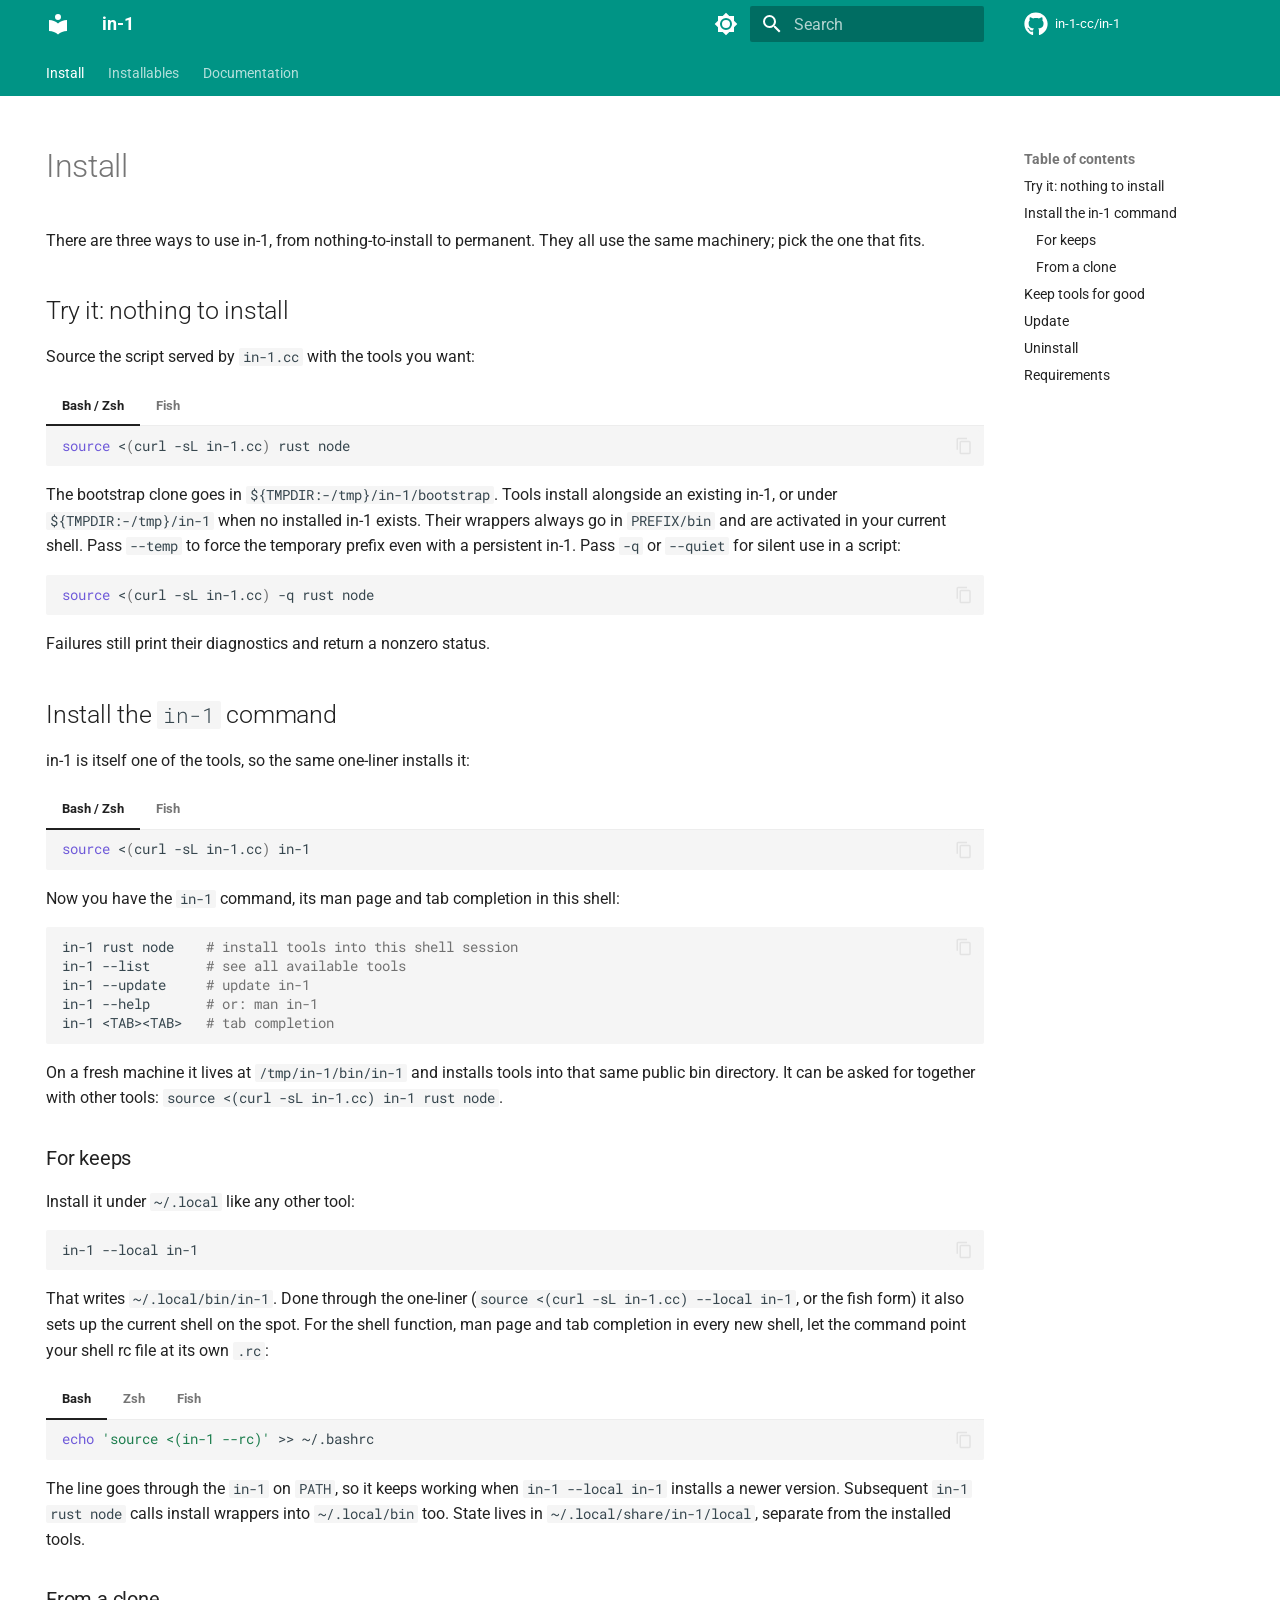
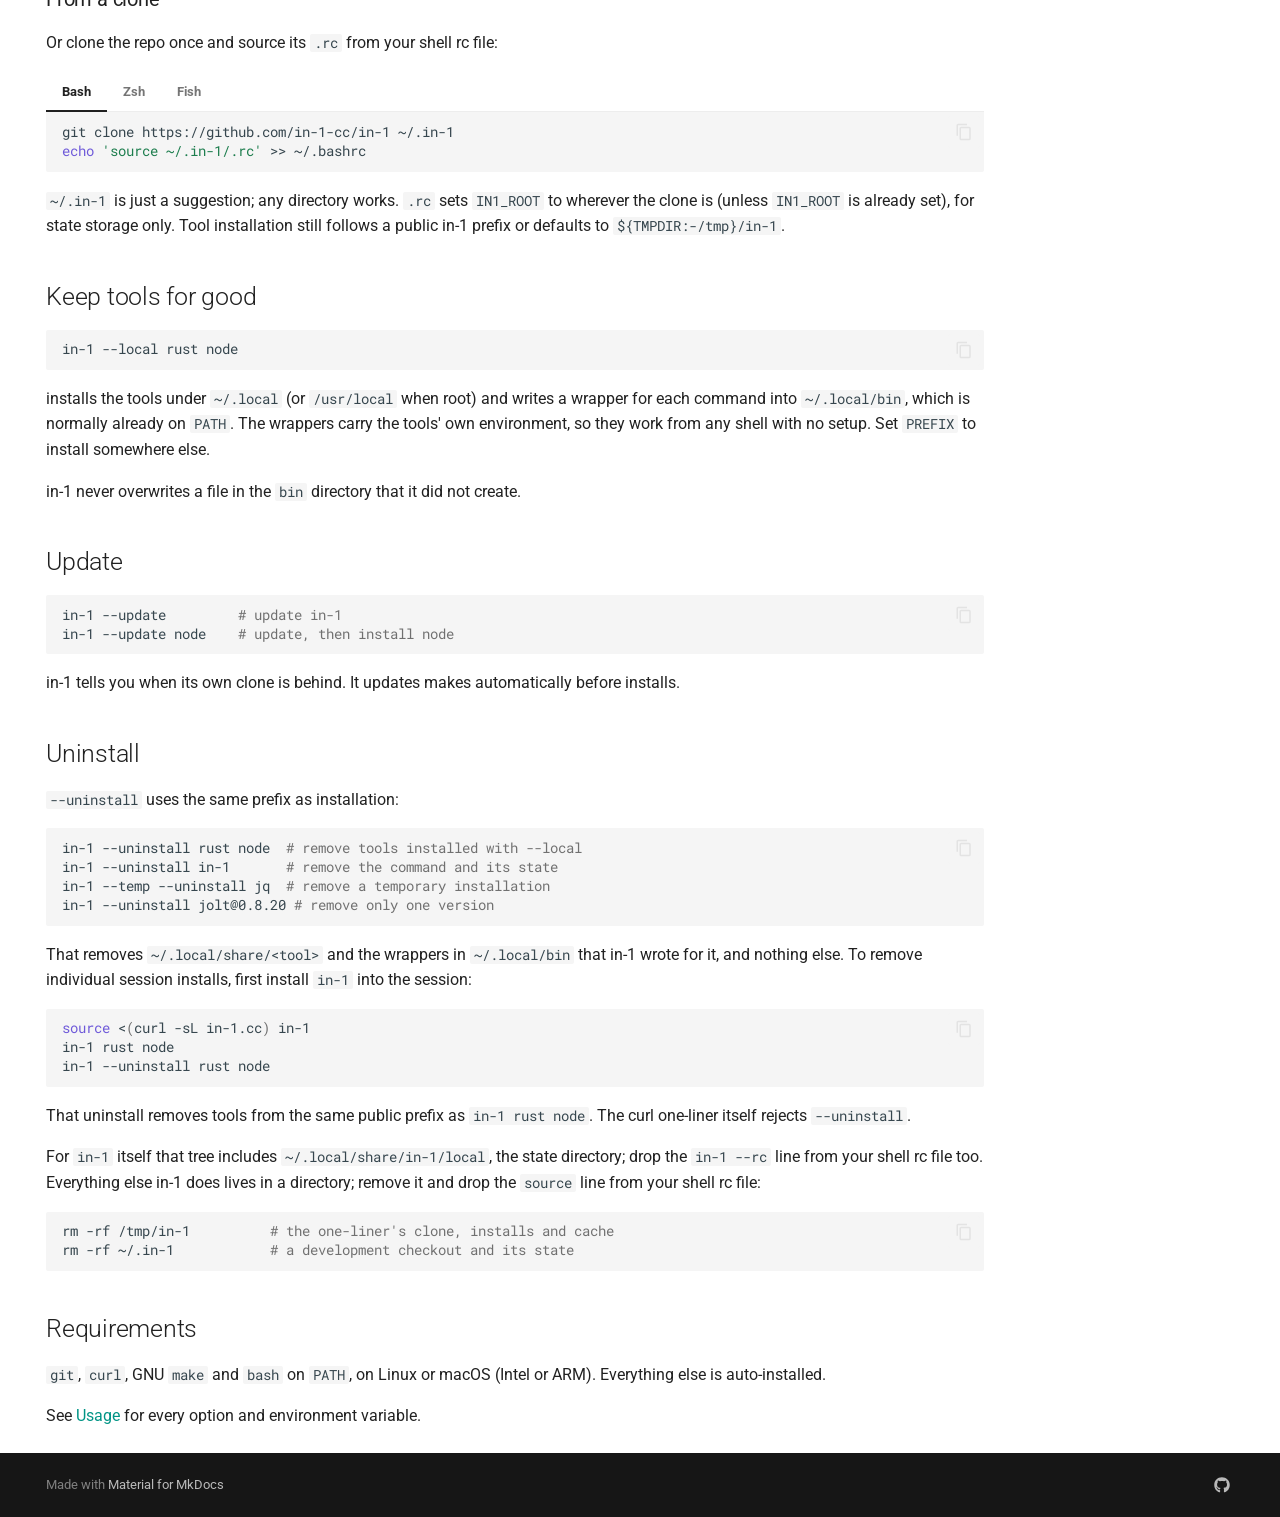
<file: install/index.html>
<!doctype html>
<html lang="en" class="no-js">
  <head>
    
      <meta charset="utf-8">
      <meta name="viewport" content="width=device-width,initial-scale=1">
      
        <meta name="description" content="Instant dev tools for your current shell">
      
      
        <meta name="author" content="Ingy dot Net">
      
      
        <link rel="canonical" href="https://in-1.cc/install/">
      
      
      
        <link rel="next" href="../installables/">
      
      
        
      
      
      <link rel="icon" href="../assets/images/favicon.png">
      <meta name="generator" content="mkdocs-1.6.1, mkdocs-material-9.7.6">
    
    
      
        <title>Install - in-1</title>
      
    
    
      <link rel="stylesheet" href="../assets/stylesheets/main.484c7ddc.min.css">
      
        
        <link rel="stylesheet" href="../assets/stylesheets/palette.ab4e12ef.min.css">
      
      


    
    
      
    
    
      
        
        
        <link rel="preconnect" href="https://fonts.gstatic.com" crossorigin>
        <link rel="stylesheet" href="https://fonts.googleapis.com/css?family=Roboto:300,300i,400,400i,700,700i%7CRoboto+Mono:400,400i,700,700i&display=fallback">
        <style>:root{--md-text-font:"Roboto";--md-code-font:"Roboto Mono"}</style>
      
    
    
      <link rel="stylesheet" href="../stylesheets/installables.css">
    
    <script>__md_scope=new URL("..",location),__md_hash=e=>[...e].reduce(((e,_)=>(e<<5)-e+_.charCodeAt(0)),0),__md_get=(e,_=localStorage,t=__md_scope)=>JSON.parse(_.getItem(t.pathname+"."+e)),__md_set=(e,_,t=localStorage,a=__md_scope)=>{try{t.setItem(a.pathname+"."+e,JSON.stringify(_))}catch(e){}}</script>
    
      

    
    
  
  

  </head>
  
  
    
    
      
    
    
    
    
    <body dir="ltr" data-md-color-scheme="default" data-md-color-primary="teal" data-md-color-accent="cyan">
  
    
    <input class="md-toggle" data-md-toggle="drawer" type="checkbox" id="__drawer" autocomplete="off">
    <input class="md-toggle" data-md-toggle="search" type="checkbox" id="__search" autocomplete="off">
    <label class="md-overlay" for="__drawer"></label>
    <div data-md-component="skip">
      
        
        <a href="#install" class="md-skip">
          Skip to content
        </a>
      
    </div>
    <div data-md-component="announce">
      
    </div>
    
    
      

<header class="md-header" data-md-component="header">
  <nav class="md-header__inner md-grid" aria-label="Header">
    <a href="/home/" title="in-1" class="md-header__button md-logo" aria-label="in-1" data-md-component="logo">
      
  
  <svg xmlns="http://www.w3.org/2000/svg" viewBox="0 0 24 24"><path d="M12 8a3 3 0 0 0 3-3 3 3 0 0 0-3-3 3 3 0 0 0-3 3 3 3 0 0 0 3 3m0 3.54C9.64 9.35 6.5 8 3 8v11c3.5 0 6.64 1.35 9 3.54 2.36-2.19 5.5-3.54 9-3.54V8c-3.5 0-6.64 1.35-9 3.54"/></svg>

    </a>
    <label class="md-header__button md-icon" for="__drawer">
      
      <svg xmlns="http://www.w3.org/2000/svg" viewBox="0 0 24 24"><path d="M3 6h18v2H3zm0 5h18v2H3zm0 5h18v2H3z"/></svg>
    </label>
    <div class="md-header__title" data-md-component="header-title">
      <div class="md-header__ellipsis">
        <div class="md-header__topic">
          <span class="md-ellipsis">
            <a href="/home/" title="in-1">
              in-1
            </a>
          </span>
        </div>
        <div class="md-header__topic" data-md-component="header-topic">
          <span class="md-ellipsis">
            
              Install
            
          </span>
        </div>
      </div>
    </div>
    
      
        <form class="md-header__option" data-md-component="palette">
  
    
    
    
    <input class="md-option" data-md-color-media="(prefers-color-scheme: light)" data-md-color-scheme="default" data-md-color-primary="teal" data-md-color-accent="cyan"  aria-label="Switch to dark mode"  type="radio" name="__palette" id="__palette_0">
    
      <label class="md-header__button md-icon" title="Switch to dark mode" for="__palette_1" hidden>
        <svg xmlns="http://www.w3.org/2000/svg" viewBox="0 0 24 24"><path d="M12 8a4 4 0 0 0-4 4 4 4 0 0 0 4 4 4 4 0 0 0 4-4 4 4 0 0 0-4-4m0 10a6 6 0 0 1-6-6 6 6 0 0 1 6-6 6 6 0 0 1 6 6 6 6 0 0 1-6 6m8-9.31V4h-4.69L12 .69 8.69 4H4v4.69L.69 12 4 15.31V20h4.69L12 23.31 15.31 20H20v-4.69L23.31 12z"/></svg>
      </label>
    
  
    
    
    
    <input class="md-option" data-md-color-media="(prefers-color-scheme: dark)" data-md-color-scheme="slate" data-md-color-primary="teal" data-md-color-accent="cyan"  aria-label="Switch to light mode"  type="radio" name="__palette" id="__palette_1">
    
      <label class="md-header__button md-icon" title="Switch to light mode" for="__palette_0" hidden>
        <svg xmlns="http://www.w3.org/2000/svg" viewBox="0 0 24 24"><path d="M12 18c-.89 0-1.74-.2-2.5-.55C11.56 16.5 13 14.42 13 12s-1.44-4.5-3.5-5.45C10.26 6.2 11.11 6 12 6a6 6 0 0 1 6 6 6 6 0 0 1-6 6m8-9.31V4h-4.69L12 .69 8.69 4H4v4.69L.69 12 4 15.31V20h4.69L12 23.31 15.31 20H20v-4.69L23.31 12z"/></svg>
      </label>
    
  
</form>
      
    
    
      <script>var palette=__md_get("__palette");if(palette&&palette.color){if("(prefers-color-scheme)"===palette.color.media){var media=matchMedia("(prefers-color-scheme: light)"),input=document.querySelector(media.matches?"[data-md-color-media='(prefers-color-scheme: light)']":"[data-md-color-media='(prefers-color-scheme: dark)']");palette.color.media=input.getAttribute("data-md-color-media"),palette.color.scheme=input.getAttribute("data-md-color-scheme"),palette.color.primary=input.getAttribute("data-md-color-primary"),palette.color.accent=input.getAttribute("data-md-color-accent")}for(var[key,value]of Object.entries(palette.color))document.body.setAttribute("data-md-color-"+key,value)}</script>
    
    
    
      
      
        <label class="md-header__button md-icon" for="__search">
          
          <svg xmlns="http://www.w3.org/2000/svg" viewBox="0 0 24 24"><path d="M9.5 3A6.5 6.5 0 0 1 16 9.5c0 1.61-.59 3.09-1.56 4.23l.27.27h.79l5 5-1.5 1.5-5-5v-.79l-.27-.27A6.52 6.52 0 0 1 9.5 16 6.5 6.5 0 0 1 3 9.5 6.5 6.5 0 0 1 9.5 3m0 2C7 5 5 7 5 9.5S7 14 9.5 14 14 12 14 9.5 12 5 9.5 5"/></svg>
        </label>
        <div class="md-search" data-md-component="search" role="dialog">
  <label class="md-search__overlay" for="__search"></label>
  <div class="md-search__inner" role="search">
    <form class="md-search__form" name="search">
      <input type="text" class="md-search__input" name="query" aria-label="Search" placeholder="Search" autocapitalize="off" autocorrect="off" autocomplete="off" spellcheck="false" data-md-component="search-query" required>
      <label class="md-search__icon md-icon" for="__search">
        
        <svg xmlns="http://www.w3.org/2000/svg" viewBox="0 0 24 24"><path d="M9.5 3A6.5 6.5 0 0 1 16 9.5c0 1.61-.59 3.09-1.56 4.23l.27.27h.79l5 5-1.5 1.5-5-5v-.79l-.27-.27A6.52 6.52 0 0 1 9.5 16 6.5 6.5 0 0 1 3 9.5 6.5 6.5 0 0 1 9.5 3m0 2C7 5 5 7 5 9.5S7 14 9.5 14 14 12 14 9.5 12 5 9.5 5"/></svg>
        
        <svg xmlns="http://www.w3.org/2000/svg" viewBox="0 0 24 24"><path d="M20 11v2H8l5.5 5.5-1.42 1.42L4.16 12l7.92-7.92L13.5 5.5 8 11z"/></svg>
      </label>
      <nav class="md-search__options" aria-label="Search">
        
        <button type="reset" class="md-search__icon md-icon" title="Clear" aria-label="Clear" tabindex="-1">
          
          <svg xmlns="http://www.w3.org/2000/svg" viewBox="0 0 24 24"><path d="M19 6.41 17.59 5 12 10.59 6.41 5 5 6.41 10.59 12 5 17.59 6.41 19 12 13.41 17.59 19 19 17.59 13.41 12z"/></svg>
        </button>
      </nav>
      
        <div class="md-search__suggest" data-md-component="search-suggest"></div>
      
    </form>
    <div class="md-search__output">
      <div class="md-search__scrollwrap" tabindex="0" data-md-scrollfix>
        <div class="md-search-result" data-md-component="search-result">
          <div class="md-search-result__meta">
            Initializing search
          </div>
          <ol class="md-search-result__list" role="presentation"></ol>
        </div>
      </div>
    </div>
  </div>
</div>
      
    
    
      <div class="md-header__source">
        <a href="https://github.com/in-1-cc/in-1" title="Go to repository" class="md-source" data-md-component="source">
  <div class="md-source__icon md-icon">
    
    <svg xmlns="http://www.w3.org/2000/svg" viewBox="0 0 512 512"><!--! Font Awesome Free 7.1.0 by @fontawesome - https://fontawesome.com License - https://fontawesome.com/license/free (Icons: CC BY 4.0, Fonts: SIL OFL 1.1, Code: MIT License) Copyright 2025 Fonticons, Inc.--><path d="M173.9 397.4c0 2-2.3 3.6-5.2 3.6-3.3.3-5.6-1.3-5.6-3.6 0-2 2.3-3.6 5.2-3.6 3-.3 5.6 1.3 5.6 3.6m-31.1-4.5c-.7 2 1.3 4.3 4.3 4.9 2.6 1 5.6 0 6.2-2s-1.3-4.3-4.3-5.2c-2.6-.7-5.5.3-6.2 2.3m44.2-1.7c-2.9.7-4.9 2.6-4.6 4.9.3 2 2.9 3.3 5.9 2.6 2.9-.7 4.9-2.6 4.6-4.6-.3-1.9-3-3.2-5.9-2.9M252.8 8C114.1 8 8 113.3 8 252c0 110.9 69.8 205.8 169.5 239.2 12.8 2.3 17.3-5.6 17.3-12.1 0-6.2-.3-40.4-.3-61.4 0 0-70 15-84.7-29.8 0 0-11.4-29.1-27.8-36.6 0 0-22.9-15.7 1.6-15.4 0 0 24.9 2 38.6 25.8 21.9 38.6 58.6 27.5 72.9 20.9 2.3-16 8.8-27.1 16-33.7-55.9-6.2-112.3-14.3-112.3-110.5 0-27.5 7.6-41.3 23.6-58.9-2.6-6.5-11.1-33.3 2.6-67.9 20.9-6.5 69 27 69 27 20-5.6 41.5-8.5 62.8-8.5s42.8 2.9 62.8 8.5c0 0 48.1-33.6 69-27 13.7 34.7 5.2 61.4 2.6 67.9 16 17.7 25.8 31.5 25.8 58.9 0 96.5-58.9 104.2-114.8 110.5 9.2 7.9 17 22.9 17 46.4 0 33.7-.3 75.4-.3 83.6 0 6.5 4.6 14.4 17.3 12.1C436.2 457.8 504 362.9 504 252 504 113.3 391.5 8 252.8 8M105.2 352.9c-1.3 1-1 3.3.7 5.2 1.6 1.6 3.9 2.3 5.2 1 1.3-1 1-3.3-.7-5.2-1.6-1.6-3.9-2.3-5.2-1m-10.8-8.1c-.7 1.3.3 2.9 2.3 3.9 1.6 1 3.6.7 4.3-.7.7-1.3-.3-2.9-2.3-3.9-2-.6-3.6-.3-4.3.7m32.4 35.6c-1.6 1.3-1 4.3 1.3 6.2 2.3 2.3 5.2 2.6 6.5 1 1.3-1.3.7-4.3-1.3-6.2-2.2-2.3-5.2-2.6-6.5-1m-11.4-14.7c-1.6 1-1.6 3.6 0 5.9s4.3 3.3 5.6 2.3c1.6-1.3 1.6-3.9 0-6.2-1.4-2.3-4-3.3-5.6-2"/></svg>
  </div>
  <div class="md-source__repository">
    in-1-cc/in-1
  </div>
</a>
      </div>
    
  </nav>
  
</header>
    
    <div class="md-container" data-md-component="container">
      
      
        
          
            
<nav class="md-tabs" aria-label="Tabs" data-md-component="tabs">
  <div class="md-grid">
    <ul class="md-tabs__list">
      
        
  
  
  
    
  
  
    <li class="md-tabs__item md-tabs__item--active">
      <a href="./" class="md-tabs__link">
        
  
  
    
  
  Install

      </a>
    </li>
  

      
        
  
  
  
  
    <li class="md-tabs__item">
      <a href="../installables/" class="md-tabs__link">
        
  
  
    
  
  Installables

      </a>
    </li>
  

      
        
  
  
  
  
    
    
      <li class="md-tabs__item">
        <a href="../doc/" class="md-tabs__link">
          
  
  
  Documentation

        </a>
      </li>
    
  

      
    </ul>
  </div>
</nav>
          
        
      
      <main class="md-main" data-md-component="main">
        <div class="md-main__inner md-grid">
          
            
              
                
              
              <div class="md-sidebar md-sidebar--primary" data-md-component="sidebar" data-md-type="navigation" hidden>
                <div class="md-sidebar__scrollwrap">
                  <div class="md-sidebar__inner">
                    


  


<nav class="md-nav md-nav--primary md-nav--lifted" aria-label="Navigation" data-md-level="0">
  <label class="md-nav__title" for="__drawer">
    <a href="/home/" title="in-1" class="md-nav__button md-logo" aria-label="in-1" data-md-component="logo">
      
  
  <svg xmlns="http://www.w3.org/2000/svg" viewBox="0 0 24 24"><path d="M12 8a3 3 0 0 0 3-3 3 3 0 0 0-3-3 3 3 0 0 0-3 3 3 3 0 0 0 3 3m0 3.54C9.64 9.35 6.5 8 3 8v11c3.5 0 6.64 1.35 9 3.54 2.36-2.19 5.5-3.54 9-3.54V8c-3.5 0-6.64 1.35-9 3.54"/></svg>

    </a>
    in-1
  </label>
  
    <div class="md-nav__source">
      <a href="https://github.com/in-1-cc/in-1" title="Go to repository" class="md-source" data-md-component="source">
  <div class="md-source__icon md-icon">
    
    <svg xmlns="http://www.w3.org/2000/svg" viewBox="0 0 512 512"><!--! Font Awesome Free 7.1.0 by @fontawesome - https://fontawesome.com License - https://fontawesome.com/license/free (Icons: CC BY 4.0, Fonts: SIL OFL 1.1, Code: MIT License) Copyright 2025 Fonticons, Inc.--><path d="M173.9 397.4c0 2-2.3 3.6-5.2 3.6-3.3.3-5.6-1.3-5.6-3.6 0-2 2.3-3.6 5.2-3.6 3-.3 5.6 1.3 5.6 3.6m-31.1-4.5c-.7 2 1.3 4.3 4.3 4.9 2.6 1 5.6 0 6.2-2s-1.3-4.3-4.3-5.2c-2.6-.7-5.5.3-6.2 2.3m44.2-1.7c-2.9.7-4.9 2.6-4.6 4.9.3 2 2.9 3.3 5.9 2.6 2.9-.7 4.9-2.6 4.6-4.6-.3-1.9-3-3.2-5.9-2.9M252.8 8C114.1 8 8 113.3 8 252c0 110.9 69.8 205.8 169.5 239.2 12.8 2.3 17.3-5.6 17.3-12.1 0-6.2-.3-40.4-.3-61.4 0 0-70 15-84.7-29.8 0 0-11.4-29.1-27.8-36.6 0 0-22.9-15.7 1.6-15.4 0 0 24.9 2 38.6 25.8 21.9 38.6 58.6 27.5 72.9 20.9 2.3-16 8.8-27.1 16-33.7-55.9-6.2-112.3-14.3-112.3-110.5 0-27.5 7.6-41.3 23.6-58.9-2.6-6.5-11.1-33.3 2.6-67.9 20.9-6.5 69 27 69 27 20-5.6 41.5-8.5 62.8-8.5s42.8 2.9 62.8 8.5c0 0 48.1-33.6 69-27 13.7 34.7 5.2 61.4 2.6 67.9 16 17.7 25.8 31.5 25.8 58.9 0 96.5-58.9 104.2-114.8 110.5 9.2 7.9 17 22.9 17 46.4 0 33.7-.3 75.4-.3 83.6 0 6.5 4.6 14.4 17.3 12.1C436.2 457.8 504 362.9 504 252 504 113.3 391.5 8 252.8 8M105.2 352.9c-1.3 1-1 3.3.7 5.2 1.6 1.6 3.9 2.3 5.2 1 1.3-1 1-3.3-.7-5.2-1.6-1.6-3.9-2.3-5.2-1m-10.8-8.1c-.7 1.3.3 2.9 2.3 3.9 1.6 1 3.6.7 4.3-.7.7-1.3-.3-2.9-2.3-3.9-2-.6-3.6-.3-4.3.7m32.4 35.6c-1.6 1.3-1 4.3 1.3 6.2 2.3 2.3 5.2 2.6 6.5 1 1.3-1.3.7-4.3-1.3-6.2-2.2-2.3-5.2-2.6-6.5-1m-11.4-14.7c-1.6 1-1.6 3.6 0 5.9s4.3 3.3 5.6 2.3c1.6-1.3 1.6-3.9 0-6.2-1.4-2.3-4-3.3-5.6-2"/></svg>
  </div>
  <div class="md-source__repository">
    in-1-cc/in-1
  </div>
</a>
    </div>
  
  <ul class="md-nav__list" data-md-scrollfix>
    
      
      
  
  
    
  
  
  
    <li class="md-nav__item md-nav__item--active">
      
      <input class="md-nav__toggle md-toggle" type="checkbox" id="__toc">
      
      
        
      
      
        <label class="md-nav__link md-nav__link--active" for="__toc">
          
  
  
  <span class="md-ellipsis">
    
  
    Install
  

    
  </span>
  
  

          <span class="md-nav__icon md-icon"></span>
        </label>
      
      <a href="./" class="md-nav__link md-nav__link--active">
        
  
  
  <span class="md-ellipsis">
    
  
    Install
  

    
  </span>
  
  

      </a>
      
        

<nav class="md-nav md-nav--secondary" aria-label="Table of contents">
  
  
  
    
  
  
    <label class="md-nav__title" for="__toc">
      <span class="md-nav__icon md-icon"></span>
      Table of contents
    </label>
    <ul class="md-nav__list" data-md-component="toc" data-md-scrollfix>
      
        <li class="md-nav__item">
  <a href="#try-it-nothing-to-install" class="md-nav__link">
    <span class="md-ellipsis">
      
        Try it: nothing to install
      
    </span>
  </a>
  
</li>
      
        <li class="md-nav__item">
  <a href="#install-the-in-1-command" class="md-nav__link">
    <span class="md-ellipsis">
      
        Install the in-1 command
      
    </span>
  </a>
  
    <nav class="md-nav" aria-label="Install the in-1 command">
      <ul class="md-nav__list">
        
          <li class="md-nav__item">
  <a href="#for-keeps" class="md-nav__link">
    <span class="md-ellipsis">
      
        For keeps
      
    </span>
  </a>
  
</li>
        
          <li class="md-nav__item">
  <a href="#from-a-clone" class="md-nav__link">
    <span class="md-ellipsis">
      
        From a clone
      
    </span>
  </a>
  
</li>
        
      </ul>
    </nav>
  
</li>
      
        <li class="md-nav__item">
  <a href="#keep-tools-for-good" class="md-nav__link">
    <span class="md-ellipsis">
      
        Keep tools for good
      
    </span>
  </a>
  
</li>
      
        <li class="md-nav__item">
  <a href="#update" class="md-nav__link">
    <span class="md-ellipsis">
      
        Update
      
    </span>
  </a>
  
</li>
      
        <li class="md-nav__item">
  <a href="#uninstall" class="md-nav__link">
    <span class="md-ellipsis">
      
        Uninstall
      
    </span>
  </a>
  
</li>
      
        <li class="md-nav__item">
  <a href="#requirements" class="md-nav__link">
    <span class="md-ellipsis">
      
        Requirements
      
    </span>
  </a>
  
</li>
      
    </ul>
  
</nav>
      
    </li>
  

    
      
      
  
  
  
  
    <li class="md-nav__item">
      <a href="../installables/" class="md-nav__link">
        
  
  
  <span class="md-ellipsis">
    
  
    Installables
  

    
  </span>
  
  

      </a>
    </li>
  

    
      
      
  
  
  
  
    
    
    
    
      
      
        
      
    
    
    <li class="md-nav__item md-nav__item--nested">
      
        
        
          
        
        <input class="md-nav__toggle md-toggle md-toggle--indeterminate" type="checkbox" id="__nav_3" >
        
          
          <label class="md-nav__link" for="__nav_3" id="__nav_3_label" tabindex="0">
            
  
  
  <span class="md-ellipsis">
    
  
    Documentation
  

    
  </span>
  
  

            <span class="md-nav__icon md-icon"></span>
          </label>
        
        <nav class="md-nav" data-md-level="1" aria-labelledby="__nav_3_label" aria-expanded="false">
          <label class="md-nav__title" for="__nav_3">
            <span class="md-nav__icon md-icon"></span>
            
  
    Documentation
  

          </label>
          <ul class="md-nav__list" data-md-scrollfix>
            
              
                
  
  
  
  
    <li class="md-nav__item">
      <a href="../doc/" class="md-nav__link">
        
  
  
  <span class="md-ellipsis">
    
  
    Documentation
  

    
  </span>
  
  

      </a>
    </li>
  

              
            
              
                
  
  
  
  
    <li class="md-nav__item">
      <a href="../doc/usage/" class="md-nav__link">
        
  
  
  <span class="md-ellipsis">
    
  
    Usage
  

    
  </span>
  
  

      </a>
    </li>
  

              
            
              
                
  
  
  
  
    <li class="md-nav__item">
      <a href="../doc/tools/" class="md-nav__link">
        
  
  
  <span class="md-ellipsis">
    
  
    Tools
  

    
  </span>
  
  

      </a>
    </li>
  

              
            
              
                
  
  
  
  
    <li class="md-nav__item">
      <a href="../doc/design/" class="md-nav__link">
        
  
  
  <span class="md-ellipsis">
    
  
    Design
  

    
  </span>
  
  

      </a>
    </li>
  

              
            
          </ul>
        </nav>
      
    </li>
  

    
  </ul>
</nav>
                  </div>
                </div>
              </div>
            
            
              
                
              
              <div class="md-sidebar md-sidebar--secondary" data-md-component="sidebar" data-md-type="toc" >
                <div class="md-sidebar__scrollwrap">
                  <div class="md-sidebar__inner">
                    

<nav class="md-nav md-nav--secondary" aria-label="Table of contents">
  
  
  
    
  
  
    <label class="md-nav__title" for="__toc">
      <span class="md-nav__icon md-icon"></span>
      Table of contents
    </label>
    <ul class="md-nav__list" data-md-component="toc" data-md-scrollfix>
      
        <li class="md-nav__item">
  <a href="#try-it-nothing-to-install" class="md-nav__link">
    <span class="md-ellipsis">
      
        Try it: nothing to install
      
    </span>
  </a>
  
</li>
      
        <li class="md-nav__item">
  <a href="#install-the-in-1-command" class="md-nav__link">
    <span class="md-ellipsis">
      
        Install the in-1 command
      
    </span>
  </a>
  
    <nav class="md-nav" aria-label="Install the in-1 command">
      <ul class="md-nav__list">
        
          <li class="md-nav__item">
  <a href="#for-keeps" class="md-nav__link">
    <span class="md-ellipsis">
      
        For keeps
      
    </span>
  </a>
  
</li>
        
          <li class="md-nav__item">
  <a href="#from-a-clone" class="md-nav__link">
    <span class="md-ellipsis">
      
        From a clone
      
    </span>
  </a>
  
</li>
        
      </ul>
    </nav>
  
</li>
      
        <li class="md-nav__item">
  <a href="#keep-tools-for-good" class="md-nav__link">
    <span class="md-ellipsis">
      
        Keep tools for good
      
    </span>
  </a>
  
</li>
      
        <li class="md-nav__item">
  <a href="#update" class="md-nav__link">
    <span class="md-ellipsis">
      
        Update
      
    </span>
  </a>
  
</li>
      
        <li class="md-nav__item">
  <a href="#uninstall" class="md-nav__link">
    <span class="md-ellipsis">
      
        Uninstall
      
    </span>
  </a>
  
</li>
      
        <li class="md-nav__item">
  <a href="#requirements" class="md-nav__link">
    <span class="md-ellipsis">
      
        Requirements
      
    </span>
  </a>
  
</li>
      
    </ul>
  
</nav>
                  </div>
                </div>
              </div>
            
          
          
            <div class="md-content" data-md-component="content">
              
              <article class="md-content__inner md-typeset">
                
                  
  




<h1 id="install">Install<a class="headerlink" href="#install" title="Permanent link">&para;</a></h1>
<p>There are three ways to use in-1, from nothing-to-install to
permanent.
They all use the same machinery; pick the one that fits.</p>
<h2 id="try-it-nothing-to-install">Try it: nothing to install<a class="headerlink" href="#try-it-nothing-to-install" title="Permanent link">&para;</a></h2>
<p>Source the script served by <code>in-1.cc</code> with the tools you want:</p>
<div class="tabbed-set tabbed-alternate" data-tabs="1:2"><input checked="checked" id="__tabbed_1_1" name="__tabbed_1" type="radio" /><input id="__tabbed_1_2" name="__tabbed_1" type="radio" /><div class="tabbed-labels"><label for="__tabbed_1_1">Bash / Zsh</label><label for="__tabbed_1_2">Fish</label></div>
<div class="tabbed-content">
<div class="tabbed-block">
<div class="highlight"><pre><span></span><code><a id="__codelineno-0-1" name="__codelineno-0-1" href="#__codelineno-0-1"></a><span class="nb">source</span><span class="w"> </span>&lt;<span class="o">(</span>curl<span class="w"> </span>-sL<span class="w"> </span>in-1.cc<span class="o">)</span><span class="w"> </span>rust<span class="w"> </span>node
</code></pre></div>
</div>
<div class="tabbed-block">
<div class="highlight"><pre><span></span><code><a id="__codelineno-1-1" name="__codelineno-1-1" href="#__codelineno-1-1"></a>curl -sL <span class="k">in</span>-1.cc <span class="o">|</span> <span class="nb">source</span> - rust node
</code></pre></div>
</div>
</div>
</div>
<p>The bootstrap clone goes in <code>${TMPDIR:-/tmp}/in-1/bootstrap</code>.
Tools install alongside an existing in-1, or under <code>${TMPDIR:-/tmp}/in-1</code>
when no installed in-1 exists.
Their wrappers always go in <code>PREFIX/bin</code> and are activated in your current shell.
Pass <code>--temp</code> to force the temporary prefix even with a persistent in-1.
Pass <code>-q</code> or <code>--quiet</code> for silent use in a script:</p>
<div class="highlight"><pre><span></span><code><a id="__codelineno-2-1" name="__codelineno-2-1" href="#__codelineno-2-1"></a><span class="nb">source</span><span class="w"> </span>&lt;<span class="o">(</span>curl<span class="w"> </span>-sL<span class="w"> </span>in-1.cc<span class="o">)</span><span class="w"> </span>-q<span class="w"> </span>rust<span class="w"> </span>node
</code></pre></div>
<p>Failures still print their diagnostics and return a nonzero status.</p>
<h2 id="install-the-in-1-command">Install the <code>in-1</code> command<a class="headerlink" href="#install-the-in-1-command" title="Permanent link">&para;</a></h2>
<p>in-1 is itself one of the tools, so the same one-liner installs it:</p>
<div class="tabbed-set tabbed-alternate" data-tabs="2:2"><input checked="checked" id="__tabbed_2_1" name="__tabbed_2" type="radio" /><input id="__tabbed_2_2" name="__tabbed_2" type="radio" /><div class="tabbed-labels"><label for="__tabbed_2_1">Bash / Zsh</label><label for="__tabbed_2_2">Fish</label></div>
<div class="tabbed-content">
<div class="tabbed-block">
<div class="highlight"><pre><span></span><code><a id="__codelineno-3-1" name="__codelineno-3-1" href="#__codelineno-3-1"></a><span class="nb">source</span><span class="w"> </span>&lt;<span class="o">(</span>curl<span class="w"> </span>-sL<span class="w"> </span>in-1.cc<span class="o">)</span><span class="w"> </span>in-1
</code></pre></div>
</div>
<div class="tabbed-block">
<div class="highlight"><pre><span></span><code><a id="__codelineno-4-1" name="__codelineno-4-1" href="#__codelineno-4-1"></a>curl -sL <span class="k">in</span>-1.cc <span class="o">|</span> <span class="nb">source</span> - <span class="k">in</span>-1
</code></pre></div>
</div>
</div>
</div>
<p>Now you have the <code>in-1</code> command, its man page and tab completion in
this shell:</p>
<div class="highlight"><pre><span></span><code><a id="__codelineno-5-1" name="__codelineno-5-1" href="#__codelineno-5-1"></a>in-1<span class="w"> </span>rust<span class="w"> </span>node<span class="w">    </span><span class="c1"># install tools into this shell session</span>
<a id="__codelineno-5-2" name="__codelineno-5-2" href="#__codelineno-5-2"></a>in-1<span class="w"> </span>--list<span class="w">       </span><span class="c1"># see all available tools</span>
<a id="__codelineno-5-3" name="__codelineno-5-3" href="#__codelineno-5-3"></a>in-1<span class="w"> </span>--update<span class="w">     </span><span class="c1"># update in-1</span>
<a id="__codelineno-5-4" name="__codelineno-5-4" href="#__codelineno-5-4"></a>in-1<span class="w"> </span>--help<span class="w">       </span><span class="c1"># or: man in-1</span>
<a id="__codelineno-5-5" name="__codelineno-5-5" href="#__codelineno-5-5"></a>in-1<span class="w"> </span>&lt;TAB&gt;&lt;TAB&gt;<span class="w">   </span><span class="c1"># tab completion</span>
</code></pre></div>
<p>On a fresh machine it lives at <code>/tmp/in-1/bin/in-1</code> and installs tools
into that same public bin directory.
It can be asked for together with other tools:
<code>source &lt;(curl -sL in-1.cc) in-1 rust node</code>.</p>
<h3 id="for-keeps">For keeps<a class="headerlink" href="#for-keeps" title="Permanent link">&para;</a></h3>
<p>Install it under <code>~/.local</code> like any other tool:</p>
<div class="highlight"><pre><span></span><code><a id="__codelineno-6-1" name="__codelineno-6-1" href="#__codelineno-6-1"></a>in-1<span class="w"> </span>--local<span class="w"> </span>in-1
</code></pre></div>
<p>That writes <code>~/.local/bin/in-1</code>.
Done through the one-liner
(<code>source &lt;(curl -sL in-1.cc) --local in-1</code>, or the fish form) it
also sets up the current shell on the spot.
For the shell function, man page and tab completion in every new
shell, let the command point your shell rc file at its own <code>.rc</code>:</p>
<div class="tabbed-set tabbed-alternate" data-tabs="3:3"><input checked="checked" id="__tabbed_3_1" name="__tabbed_3" type="radio" /><input id="__tabbed_3_2" name="__tabbed_3" type="radio" /><input id="__tabbed_3_3" name="__tabbed_3" type="radio" /><div class="tabbed-labels"><label for="__tabbed_3_1">Bash</label><label for="__tabbed_3_2">Zsh</label><label for="__tabbed_3_3">Fish</label></div>
<div class="tabbed-content">
<div class="tabbed-block">
<div class="highlight"><pre><span></span><code><a id="__codelineno-7-1" name="__codelineno-7-1" href="#__codelineno-7-1"></a><span class="nb">echo</span><span class="w"> </span><span class="s1">'source &lt;(in-1 --rc)'</span><span class="w"> </span>&gt;&gt;<span class="w"> </span>~/.bashrc
</code></pre></div>
</div>
<div class="tabbed-block">
<div class="highlight"><pre><span></span><code><a id="__codelineno-8-1" name="__codelineno-8-1" href="#__codelineno-8-1"></a><span class="nb">echo</span><span class="w"> </span><span class="s1">'source &lt;(in-1 --rc)'</span><span class="w"> </span>&gt;&gt;<span class="w"> </span>~/.zshrc
</code></pre></div>
</div>
<div class="tabbed-block">
<div class="highlight"><pre><span></span><code><a id="__codelineno-9-1" name="__codelineno-9-1" href="#__codelineno-9-1"></a><span class="k">echo</span> <span class="s1">'in-1 --rc | source'</span> <span class="o">&gt;&gt;</span> ~/.config/fish/config.fish
</code></pre></div>
</div>
</div>
</div>
<p>The line goes through the <code>in-1</code> on <code>PATH</code>, so it keeps working when
<code>in-1 --local in-1</code> installs a newer version.
Subsequent <code>in-1 rust node</code> calls install wrappers into <code>~/.local/bin</code> too.
State lives in <code>~/.local/share/in-1/local</code>, separate from the installed tools.</p>
<h3 id="from-a-clone">From a clone<a class="headerlink" href="#from-a-clone" title="Permanent link">&para;</a></h3>
<p>Or clone the repo once and source its <code>.rc</code> from your shell rc file:</p>
<div class="tabbed-set tabbed-alternate" data-tabs="4:3"><input checked="checked" id="__tabbed_4_1" name="__tabbed_4" type="radio" /><input id="__tabbed_4_2" name="__tabbed_4" type="radio" /><input id="__tabbed_4_3" name="__tabbed_4" type="radio" /><div class="tabbed-labels"><label for="__tabbed_4_1">Bash</label><label for="__tabbed_4_2">Zsh</label><label for="__tabbed_4_3">Fish</label></div>
<div class="tabbed-content">
<div class="tabbed-block">
<div class="highlight"><pre><span></span><code><a id="__codelineno-10-1" name="__codelineno-10-1" href="#__codelineno-10-1"></a>git<span class="w"> </span>clone<span class="w"> </span>https://github.com/in-1-cc/in-1<span class="w"> </span>~/.in-1
<a id="__codelineno-10-2" name="__codelineno-10-2" href="#__codelineno-10-2"></a><span class="nb">echo</span><span class="w"> </span><span class="s1">'source ~/.in-1/.rc'</span><span class="w"> </span>&gt;&gt;<span class="w"> </span>~/.bashrc
</code></pre></div>
</div>
<div class="tabbed-block">
<div class="highlight"><pre><span></span><code><a id="__codelineno-11-1" name="__codelineno-11-1" href="#__codelineno-11-1"></a>git<span class="w"> </span>clone<span class="w"> </span>https://github.com/in-1-cc/in-1<span class="w"> </span>~/.in-1
<a id="__codelineno-11-2" name="__codelineno-11-2" href="#__codelineno-11-2"></a><span class="nb">echo</span><span class="w"> </span><span class="s1">'source ~/.in-1/.rc'</span><span class="w"> </span>&gt;&gt;<span class="w"> </span>~/.zshrc
</code></pre></div>
</div>
<div class="tabbed-block">
<div class="highlight"><pre><span></span><code><a id="__codelineno-12-1" name="__codelineno-12-1" href="#__codelineno-12-1"></a>git clone https://github.com/in-1-cc/in-1 ~/.in-1
<a id="__codelineno-12-2" name="__codelineno-12-2" href="#__codelineno-12-2"></a><span class="k">echo</span> <span class="s1">'source ~/.in-1/.rc'</span> <span class="o">&gt;&gt;</span> ~/.config/fish/config.fish
</code></pre></div>
</div>
</div>
</div>
<p><code>~/.in-1</code> is just a suggestion; any directory works.
<code>.rc</code> sets <code>IN1_ROOT</code> to wherever the clone is (unless <code>IN1_ROOT</code> is
already set), for state storage only.
Tool installation still follows a public in-1 prefix or defaults to
<code>${TMPDIR:-/tmp}/in-1</code>.</p>
<h2 id="keep-tools-for-good">Keep tools for good<a class="headerlink" href="#keep-tools-for-good" title="Permanent link">&para;</a></h2>
<div class="highlight"><pre><span></span><code><a id="__codelineno-13-1" name="__codelineno-13-1" href="#__codelineno-13-1"></a>in-1<span class="w"> </span>--local<span class="w"> </span>rust<span class="w"> </span>node
</code></pre></div>
<p>installs the tools under <code>~/.local</code> (or <code>/usr/local</code> when root) and
writes a wrapper for each command into <code>~/.local/bin</code>, which is
normally already on <code>PATH</code>.
The wrappers carry the tools' own environment, so they work from any
shell with no setup.
Set <code>PREFIX</code> to install somewhere else.</p>
<p>in-1 never overwrites a file in the <code>bin</code> directory that it did not
create.</p>
<h2 id="update">Update<a class="headerlink" href="#update" title="Permanent link">&para;</a></h2>
<div class="highlight"><pre><span></span><code><a id="__codelineno-14-1" name="__codelineno-14-1" href="#__codelineno-14-1"></a>in-1<span class="w"> </span>--update<span class="w">         </span><span class="c1"># update in-1</span>
<a id="__codelineno-14-2" name="__codelineno-14-2" href="#__codelineno-14-2"></a>in-1<span class="w"> </span>--update<span class="w"> </span>node<span class="w">    </span><span class="c1"># update, then install node</span>
</code></pre></div>
<p>in-1 tells you when its own clone is behind.
It updates makes automatically before installs.</p>
<h2 id="uninstall">Uninstall<a class="headerlink" href="#uninstall" title="Permanent link">&para;</a></h2>
<p><code>--uninstall</code> uses the same prefix as installation:</p>
<div class="highlight"><pre><span></span><code><a id="__codelineno-15-1" name="__codelineno-15-1" href="#__codelineno-15-1"></a>in-1<span class="w"> </span>--uninstall<span class="w"> </span>rust<span class="w"> </span>node<span class="w">  </span><span class="c1"># remove tools installed with --local</span>
<a id="__codelineno-15-2" name="__codelineno-15-2" href="#__codelineno-15-2"></a>in-1<span class="w"> </span>--uninstall<span class="w"> </span>in-1<span class="w">       </span><span class="c1"># remove the command and its state</span>
<a id="__codelineno-15-3" name="__codelineno-15-3" href="#__codelineno-15-3"></a>in-1<span class="w"> </span>--temp<span class="w"> </span>--uninstall<span class="w"> </span>jq<span class="w">  </span><span class="c1"># remove a temporary installation</span>
<a id="__codelineno-15-4" name="__codelineno-15-4" href="#__codelineno-15-4"></a>in-1<span class="w"> </span>--uninstall<span class="w"> </span>jolt@0.8.20<span class="w"> </span><span class="c1"># remove only one version</span>
</code></pre></div>
<p>That removes <code>~/.local/share/&lt;tool&gt;</code> and the wrappers in
<code>~/.local/bin</code> that in-1 wrote for it, and nothing else.
To remove individual session installs, first install <code>in-1</code> into the
session:</p>
<div class="highlight"><pre><span></span><code><a id="__codelineno-16-1" name="__codelineno-16-1" href="#__codelineno-16-1"></a><span class="nb">source</span><span class="w"> </span>&lt;<span class="o">(</span>curl<span class="w"> </span>-sL<span class="w"> </span>in-1.cc<span class="o">)</span><span class="w"> </span>in-1
<a id="__codelineno-16-2" name="__codelineno-16-2" href="#__codelineno-16-2"></a>in-1<span class="w"> </span>rust<span class="w"> </span>node
<a id="__codelineno-16-3" name="__codelineno-16-3" href="#__codelineno-16-3"></a>in-1<span class="w"> </span>--uninstall<span class="w"> </span>rust<span class="w"> </span>node
</code></pre></div>
<p>That uninstall removes tools from the same public prefix as <code>in-1 rust node</code>.
The curl one-liner itself rejects <code>--uninstall</code>.</p>
<p>For <code>in-1</code> itself that tree includes <code>~/.local/share/in-1/local</code>, the
state directory; drop the <code>in-1 --rc</code> line from your
shell rc file too.
Everything else in-1 does lives in a directory; remove it and drop
the <code>source</code> line from your shell rc file:</p>
<div class="highlight"><pre><span></span><code><a id="__codelineno-17-1" name="__codelineno-17-1" href="#__codelineno-17-1"></a>rm<span class="w"> </span>-rf<span class="w"> </span>/tmp/in-1<span class="w">          </span><span class="c1"># the one-liner's clone, installs and cache</span>
<a id="__codelineno-17-2" name="__codelineno-17-2" href="#__codelineno-17-2"></a>rm<span class="w"> </span>-rf<span class="w"> </span>~/.in-1<span class="w">            </span><span class="c1"># a development checkout and its state</span>
</code></pre></div>
<h2 id="requirements">Requirements<a class="headerlink" href="#requirements" title="Permanent link">&para;</a></h2>
<p><code>git</code>, <code>curl</code>, GNU <code>make</code> and <code>bash</code> on <code>PATH</code>, on Linux or macOS
(Intel or ARM).
Everything else is auto-installed.</p>
<p>See <a href="../doc/usage/">Usage</a> for every option and environment
variable.</p>







  
  




  



                
              </article>
            </div>
          
          
<script>var target=document.getElementById(location.hash.slice(1));target&&target.name&&(target.checked=target.name.startsWith("__tabbed_"))</script>
        </div>
        
          <button type="button" class="md-top md-icon" data-md-component="top" hidden>
  
  <svg xmlns="http://www.w3.org/2000/svg" viewBox="0 0 24 24"><path d="M13 20h-2V8l-5.5 5.5-1.42-1.42L12 4.16l7.92 7.92-1.42 1.42L13 8z"/></svg>
  Back to top
</button>
        
      </main>
      
        <footer class="md-footer">
  
  <div class="md-footer-meta md-typeset">
    <div class="md-footer-meta__inner md-grid">
      <div class="md-copyright">
  
  
    Made with
    <a href="https://squidfunk.github.io/mkdocs-material/" target="_blank" rel="noopener">
      Material for MkDocs
    </a>
  
</div>
      
        
<div class="md-social">
  
    
    
    
    
      
      
    
    <a href="https://github.com/in-1-cc/in-1" target="_blank" rel="noopener" title="github.com" class="md-social__link">
      <svg xmlns="http://www.w3.org/2000/svg" viewBox="0 0 512 512"><!--! Font Awesome Free 7.1.0 by @fontawesome - https://fontawesome.com License - https://fontawesome.com/license/free (Icons: CC BY 4.0, Fonts: SIL OFL 1.1, Code: MIT License) Copyright 2025 Fonticons, Inc.--><path d="M173.9 397.4c0 2-2.3 3.6-5.2 3.6-3.3.3-5.6-1.3-5.6-3.6 0-2 2.3-3.6 5.2-3.6 3-.3 5.6 1.3 5.6 3.6m-31.1-4.5c-.7 2 1.3 4.3 4.3 4.9 2.6 1 5.6 0 6.2-2s-1.3-4.3-4.3-5.2c-2.6-.7-5.5.3-6.2 2.3m44.2-1.7c-2.9.7-4.9 2.6-4.6 4.9.3 2 2.9 3.3 5.9 2.6 2.9-.7 4.9-2.6 4.6-4.6-.3-1.9-3-3.2-5.9-2.9M252.8 8C114.1 8 8 113.3 8 252c0 110.9 69.8 205.8 169.5 239.2 12.8 2.3 17.3-5.6 17.3-12.1 0-6.2-.3-40.4-.3-61.4 0 0-70 15-84.7-29.8 0 0-11.4-29.1-27.8-36.6 0 0-22.9-15.7 1.6-15.4 0 0 24.9 2 38.6 25.8 21.9 38.6 58.6 27.5 72.9 20.9 2.3-16 8.8-27.1 16-33.7-55.9-6.2-112.3-14.3-112.3-110.5 0-27.5 7.6-41.3 23.6-58.9-2.6-6.5-11.1-33.3 2.6-67.9 20.9-6.5 69 27 69 27 20-5.6 41.5-8.5 62.8-8.5s42.8 2.9 62.8 8.5c0 0 48.1-33.6 69-27 13.7 34.7 5.2 61.4 2.6 67.9 16 17.7 25.8 31.5 25.8 58.9 0 96.5-58.9 104.2-114.8 110.5 9.2 7.9 17 22.9 17 46.4 0 33.7-.3 75.4-.3 83.6 0 6.5 4.6 14.4 17.3 12.1C436.2 457.8 504 362.9 504 252 504 113.3 391.5 8 252.8 8M105.2 352.9c-1.3 1-1 3.3.7 5.2 1.6 1.6 3.9 2.3 5.2 1 1.3-1 1-3.3-.7-5.2-1.6-1.6-3.9-2.3-5.2-1m-10.8-8.1c-.7 1.3.3 2.9 2.3 3.9 1.6 1 3.6.7 4.3-.7.7-1.3-.3-2.9-2.3-3.9-2-.6-3.6-.3-4.3.7m32.4 35.6c-1.6 1.3-1 4.3 1.3 6.2 2.3 2.3 5.2 2.6 6.5 1 1.3-1.3.7-4.3-1.3-6.2-2.2-2.3-5.2-2.6-6.5-1m-11.4-14.7c-1.6 1-1.6 3.6 0 5.9s4.3 3.3 5.6 2.3c1.6-1.3 1.6-3.9 0-6.2-1.4-2.3-4-3.3-5.6-2"/></svg>
    </a>
  
</div>
      
    </div>
  </div>
</footer>
      
    </div>
    <div class="md-dialog" data-md-component="dialog">
      <div class="md-dialog__inner md-typeset"></div>
    </div>
    
    
    
      
      
      <script id="__config" type="application/json">{"annotate": null, "base": "..", "features": ["navigation.tracking", "navigation.tabs", "navigation.sections", "navigation.expand", "navigation.top", "search.suggest", "search.highlight", "content.code.copy"], "search": "../assets/javascripts/workers/search.2c215733.min.js", "tags": null, "translations": {"clipboard.copied": "Copied to clipboard", "clipboard.copy": "Copy to clipboard", "search.result.more.one": "1 more on this page", "search.result.more.other": "# more on this page", "search.result.none": "No matching documents", "search.result.one": "1 matching document", "search.result.other": "# matching documents", "search.result.placeholder": "Type to start searching", "search.result.term.missing": "Missing", "select.version": "Select version"}, "version": null}</script>
    
    
      <script src="../assets/javascripts/bundle.79ae519e.min.js"></script>
      
        <script src="../javascripts/installables.js"></script>
      
    
  </body>
</html>
</file>
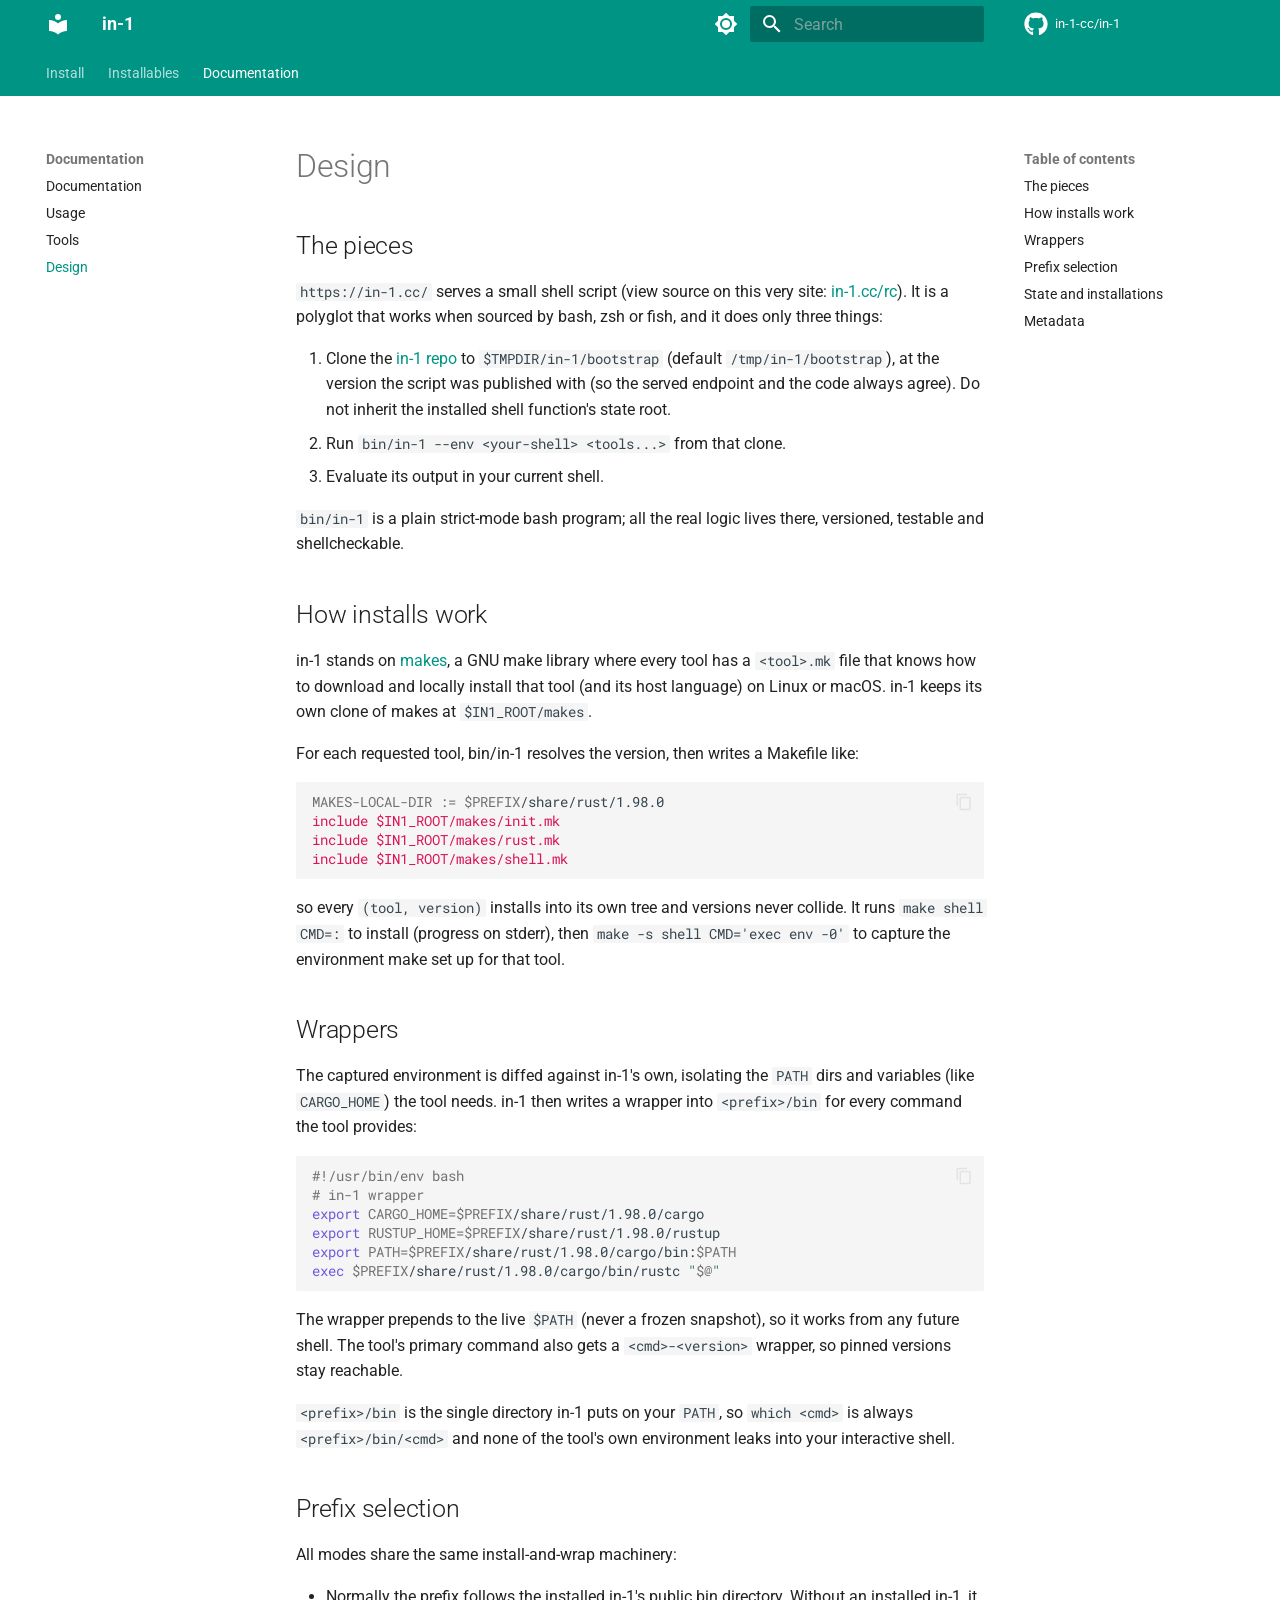
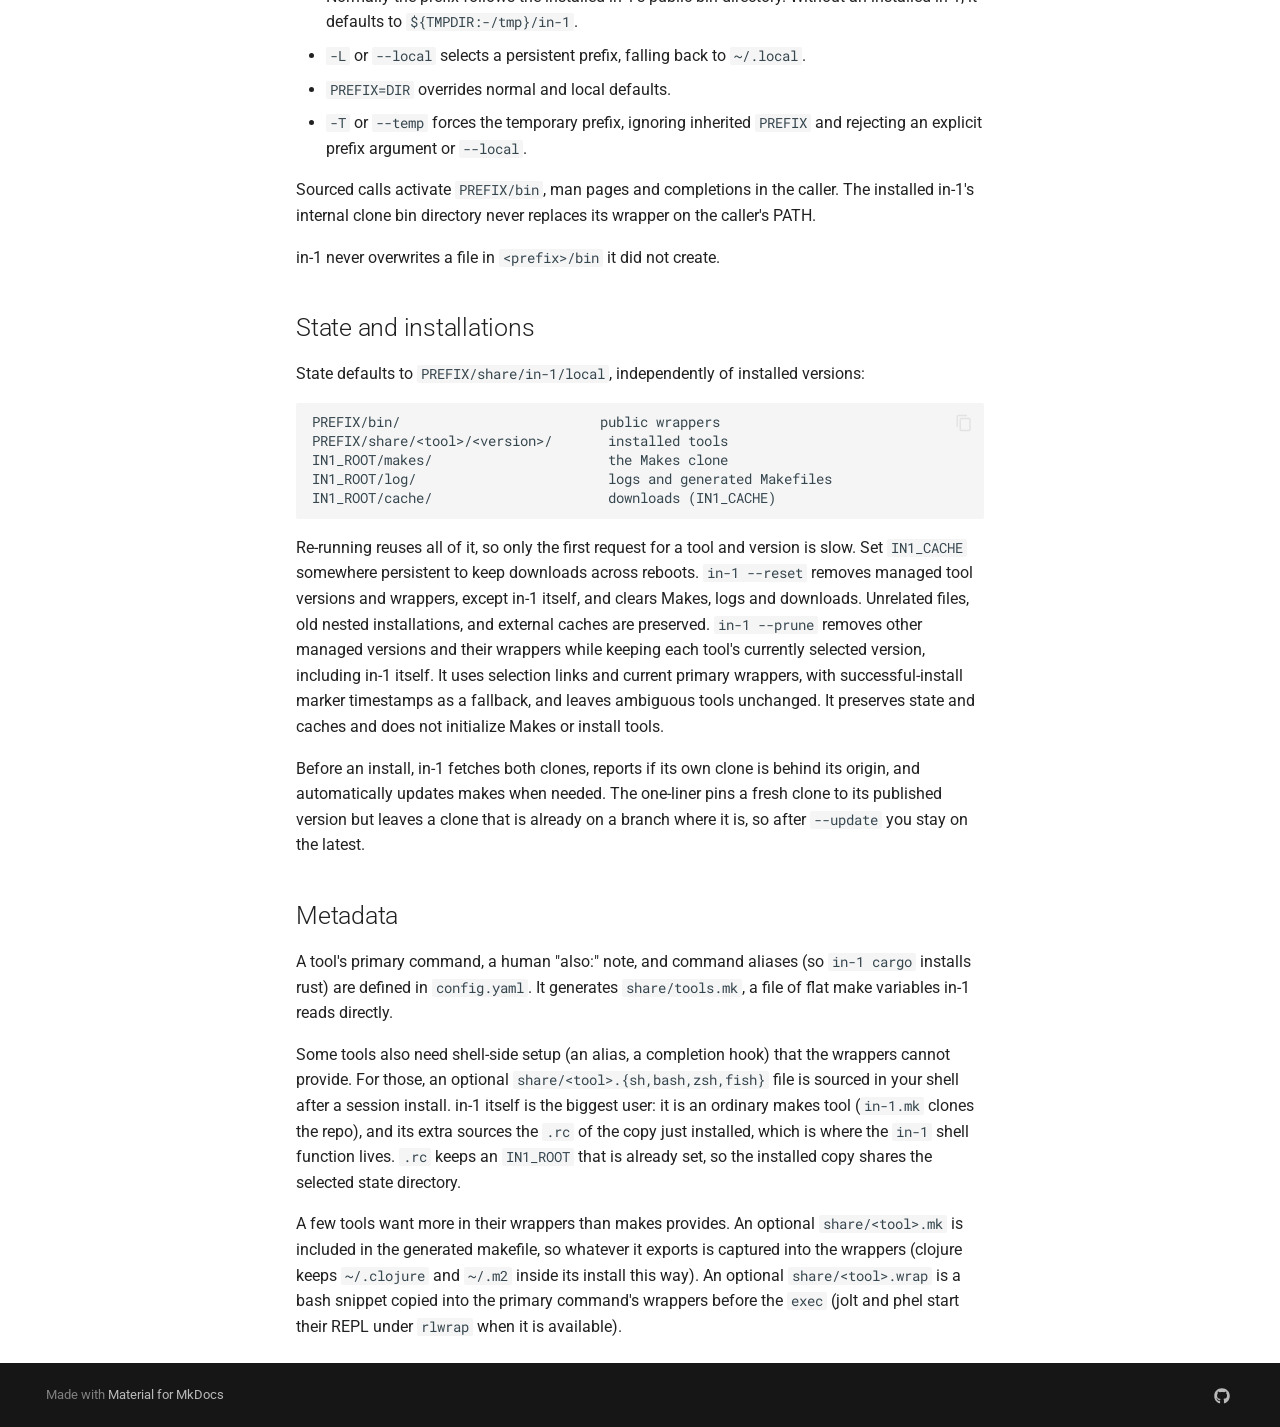
<file: doc/design/index.html>
<!doctype html>
<html lang="en" class="no-js">
  <head>
    
      <meta charset="utf-8">
      <meta name="viewport" content="width=device-width,initial-scale=1">
      
        <meta name="description" content="Instant dev tools for your current shell">
      
      
        <meta name="author" content="Ingy dot Net">
      
      
        <link rel="canonical" href="https://in-1.cc/doc/design/">
      
      
        <link rel="prev" href="../tools/">
      
      
      
        
      
      
      <link rel="icon" href="../../assets/images/favicon.png">
      <meta name="generator" content="mkdocs-1.6.1, mkdocs-material-9.7.6">
    
    
      
        <title>Design - in-1</title>
      
    
    
      <link rel="stylesheet" href="../../assets/stylesheets/main.484c7ddc.min.css">
      
        
        <link rel="stylesheet" href="../../assets/stylesheets/palette.ab4e12ef.min.css">
      
      


    
    
      
    
    
      
        
        
        <link rel="preconnect" href="https://fonts.gstatic.com" crossorigin>
        <link rel="stylesheet" href="https://fonts.googleapis.com/css?family=Roboto:300,300i,400,400i,700,700i%7CRoboto+Mono:400,400i,700,700i&display=fallback">
        <style>:root{--md-text-font:"Roboto";--md-code-font:"Roboto Mono"}</style>
      
    
    
      <link rel="stylesheet" href="../../stylesheets/installables.css">
    
    <script>__md_scope=new URL("../..",location),__md_hash=e=>[...e].reduce(((e,_)=>(e<<5)-e+_.charCodeAt(0)),0),__md_get=(e,_=localStorage,t=__md_scope)=>JSON.parse(_.getItem(t.pathname+"."+e)),__md_set=(e,_,t=localStorage,a=__md_scope)=>{try{t.setItem(a.pathname+"."+e,JSON.stringify(_))}catch(e){}}</script>
    
      

    
    
  
  

  </head>
  
  
    
    
      
    
    
    
    
    <body dir="ltr" data-md-color-scheme="default" data-md-color-primary="teal" data-md-color-accent="cyan">
  
    
    <input class="md-toggle" data-md-toggle="drawer" type="checkbox" id="__drawer" autocomplete="off">
    <input class="md-toggle" data-md-toggle="search" type="checkbox" id="__search" autocomplete="off">
    <label class="md-overlay" for="__drawer"></label>
    <div data-md-component="skip">
      
        
        <a href="#design" class="md-skip">
          Skip to content
        </a>
      
    </div>
    <div data-md-component="announce">
      
    </div>
    
    
      

<header class="md-header" data-md-component="header">
  <nav class="md-header__inner md-grid" aria-label="Header">
    <a href="/home/" title="in-1" class="md-header__button md-logo" aria-label="in-1" data-md-component="logo">
      
  
  <svg xmlns="http://www.w3.org/2000/svg" viewBox="0 0 24 24"><path d="M12 8a3 3 0 0 0 3-3 3 3 0 0 0-3-3 3 3 0 0 0-3 3 3 3 0 0 0 3 3m0 3.54C9.64 9.35 6.5 8 3 8v11c3.5 0 6.64 1.35 9 3.54 2.36-2.19 5.5-3.54 9-3.54V8c-3.5 0-6.64 1.35-9 3.54"/></svg>

    </a>
    <label class="md-header__button md-icon" for="__drawer">
      
      <svg xmlns="http://www.w3.org/2000/svg" viewBox="0 0 24 24"><path d="M3 6h18v2H3zm0 5h18v2H3zm0 5h18v2H3z"/></svg>
    </label>
    <div class="md-header__title" data-md-component="header-title">
      <div class="md-header__ellipsis">
        <div class="md-header__topic">
          <span class="md-ellipsis">
            <a href="/home/" title="in-1">
              in-1
            </a>
          </span>
        </div>
        <div class="md-header__topic" data-md-component="header-topic">
          <span class="md-ellipsis">
            
              Design
            
          </span>
        </div>
      </div>
    </div>
    
      
        <form class="md-header__option" data-md-component="palette">
  
    
    
    
    <input class="md-option" data-md-color-media="(prefers-color-scheme: light)" data-md-color-scheme="default" data-md-color-primary="teal" data-md-color-accent="cyan"  aria-label="Switch to dark mode"  type="radio" name="__palette" id="__palette_0">
    
      <label class="md-header__button md-icon" title="Switch to dark mode" for="__palette_1" hidden>
        <svg xmlns="http://www.w3.org/2000/svg" viewBox="0 0 24 24"><path d="M12 8a4 4 0 0 0-4 4 4 4 0 0 0 4 4 4 4 0 0 0 4-4 4 4 0 0 0-4-4m0 10a6 6 0 0 1-6-6 6 6 0 0 1 6-6 6 6 0 0 1 6 6 6 6 0 0 1-6 6m8-9.31V4h-4.69L12 .69 8.69 4H4v4.69L.69 12 4 15.31V20h4.69L12 23.31 15.31 20H20v-4.69L23.31 12z"/></svg>
      </label>
    
  
    
    
    
    <input class="md-option" data-md-color-media="(prefers-color-scheme: dark)" data-md-color-scheme="slate" data-md-color-primary="teal" data-md-color-accent="cyan"  aria-label="Switch to light mode"  type="radio" name="__palette" id="__palette_1">
    
      <label class="md-header__button md-icon" title="Switch to light mode" for="__palette_0" hidden>
        <svg xmlns="http://www.w3.org/2000/svg" viewBox="0 0 24 24"><path d="M12 18c-.89 0-1.74-.2-2.5-.55C11.56 16.5 13 14.42 13 12s-1.44-4.5-3.5-5.45C10.26 6.2 11.11 6 12 6a6 6 0 0 1 6 6 6 6 0 0 1-6 6m8-9.31V4h-4.69L12 .69 8.69 4H4v4.69L.69 12 4 15.31V20h4.69L12 23.31 15.31 20H20v-4.69L23.31 12z"/></svg>
      </label>
    
  
</form>
      
    
    
      <script>var palette=__md_get("__palette");if(palette&&palette.color){if("(prefers-color-scheme)"===palette.color.media){var media=matchMedia("(prefers-color-scheme: light)"),input=document.querySelector(media.matches?"[data-md-color-media='(prefers-color-scheme: light)']":"[data-md-color-media='(prefers-color-scheme: dark)']");palette.color.media=input.getAttribute("data-md-color-media"),palette.color.scheme=input.getAttribute("data-md-color-scheme"),palette.color.primary=input.getAttribute("data-md-color-primary"),palette.color.accent=input.getAttribute("data-md-color-accent")}for(var[key,value]of Object.entries(palette.color))document.body.setAttribute("data-md-color-"+key,value)}</script>
    
    
    
      
      
        <label class="md-header__button md-icon" for="__search">
          
          <svg xmlns="http://www.w3.org/2000/svg" viewBox="0 0 24 24"><path d="M9.5 3A6.5 6.5 0 0 1 16 9.5c0 1.61-.59 3.09-1.56 4.23l.27.27h.79l5 5-1.5 1.5-5-5v-.79l-.27-.27A6.52 6.52 0 0 1 9.5 16 6.5 6.5 0 0 1 3 9.5 6.5 6.5 0 0 1 9.5 3m0 2C7 5 5 7 5 9.5S7 14 9.5 14 14 12 14 9.5 12 5 9.5 5"/></svg>
        </label>
        <div class="md-search" data-md-component="search" role="dialog">
  <label class="md-search__overlay" for="__search"></label>
  <div class="md-search__inner" role="search">
    <form class="md-search__form" name="search">
      <input type="text" class="md-search__input" name="query" aria-label="Search" placeholder="Search" autocapitalize="off" autocorrect="off" autocomplete="off" spellcheck="false" data-md-component="search-query" required>
      <label class="md-search__icon md-icon" for="__search">
        
        <svg xmlns="http://www.w3.org/2000/svg" viewBox="0 0 24 24"><path d="M9.5 3A6.5 6.5 0 0 1 16 9.5c0 1.61-.59 3.09-1.56 4.23l.27.27h.79l5 5-1.5 1.5-5-5v-.79l-.27-.27A6.52 6.52 0 0 1 9.5 16 6.5 6.5 0 0 1 3 9.5 6.5 6.5 0 0 1 9.5 3m0 2C7 5 5 7 5 9.5S7 14 9.5 14 14 12 14 9.5 12 5 9.5 5"/></svg>
        
        <svg xmlns="http://www.w3.org/2000/svg" viewBox="0 0 24 24"><path d="M20 11v2H8l5.5 5.5-1.42 1.42L4.16 12l7.92-7.92L13.5 5.5 8 11z"/></svg>
      </label>
      <nav class="md-search__options" aria-label="Search">
        
        <button type="reset" class="md-search__icon md-icon" title="Clear" aria-label="Clear" tabindex="-1">
          
          <svg xmlns="http://www.w3.org/2000/svg" viewBox="0 0 24 24"><path d="M19 6.41 17.59 5 12 10.59 6.41 5 5 6.41 10.59 12 5 17.59 6.41 19 12 13.41 17.59 19 19 17.59 13.41 12z"/></svg>
        </button>
      </nav>
      
        <div class="md-search__suggest" data-md-component="search-suggest"></div>
      
    </form>
    <div class="md-search__output">
      <div class="md-search__scrollwrap" tabindex="0" data-md-scrollfix>
        <div class="md-search-result" data-md-component="search-result">
          <div class="md-search-result__meta">
            Initializing search
          </div>
          <ol class="md-search-result__list" role="presentation"></ol>
        </div>
      </div>
    </div>
  </div>
</div>
      
    
    
      <div class="md-header__source">
        <a href="https://github.com/in-1-cc/in-1" title="Go to repository" class="md-source" data-md-component="source">
  <div class="md-source__icon md-icon">
    
    <svg xmlns="http://www.w3.org/2000/svg" viewBox="0 0 512 512"><!--! Font Awesome Free 7.1.0 by @fontawesome - https://fontawesome.com License - https://fontawesome.com/license/free (Icons: CC BY 4.0, Fonts: SIL OFL 1.1, Code: MIT License) Copyright 2025 Fonticons, Inc.--><path d="M173.9 397.4c0 2-2.3 3.6-5.2 3.6-3.3.3-5.6-1.3-5.6-3.6 0-2 2.3-3.6 5.2-3.6 3-.3 5.6 1.3 5.6 3.6m-31.1-4.5c-.7 2 1.3 4.3 4.3 4.9 2.6 1 5.6 0 6.2-2s-1.3-4.3-4.3-5.2c-2.6-.7-5.5.3-6.2 2.3m44.2-1.7c-2.9.7-4.9 2.6-4.6 4.9.3 2 2.9 3.3 5.9 2.6 2.9-.7 4.9-2.6 4.6-4.6-.3-1.9-3-3.2-5.9-2.9M252.8 8C114.1 8 8 113.3 8 252c0 110.9 69.8 205.8 169.5 239.2 12.8 2.3 17.3-5.6 17.3-12.1 0-6.2-.3-40.4-.3-61.4 0 0-70 15-84.7-29.8 0 0-11.4-29.1-27.8-36.6 0 0-22.9-15.7 1.6-15.4 0 0 24.9 2 38.6 25.8 21.9 38.6 58.6 27.5 72.9 20.9 2.3-16 8.8-27.1 16-33.7-55.9-6.2-112.3-14.3-112.3-110.5 0-27.5 7.6-41.3 23.6-58.9-2.6-6.5-11.1-33.3 2.6-67.9 20.9-6.5 69 27 69 27 20-5.6 41.5-8.5 62.8-8.5s42.8 2.9 62.8 8.5c0 0 48.1-33.6 69-27 13.7 34.7 5.2 61.4 2.6 67.9 16 17.7 25.8 31.5 25.8 58.9 0 96.5-58.9 104.2-114.8 110.5 9.2 7.9 17 22.9 17 46.4 0 33.7-.3 75.4-.3 83.6 0 6.5 4.6 14.4 17.3 12.1C436.2 457.8 504 362.9 504 252 504 113.3 391.5 8 252.8 8M105.2 352.9c-1.3 1-1 3.3.7 5.2 1.6 1.6 3.9 2.3 5.2 1 1.3-1 1-3.3-.7-5.2-1.6-1.6-3.9-2.3-5.2-1m-10.8-8.1c-.7 1.3.3 2.9 2.3 3.9 1.6 1 3.6.7 4.3-.7.7-1.3-.3-2.9-2.3-3.9-2-.6-3.6-.3-4.3.7m32.4 35.6c-1.6 1.3-1 4.3 1.3 6.2 2.3 2.3 5.2 2.6 6.5 1 1.3-1.3.7-4.3-1.3-6.2-2.2-2.3-5.2-2.6-6.5-1m-11.4-14.7c-1.6 1-1.6 3.6 0 5.9s4.3 3.3 5.6 2.3c1.6-1.3 1.6-3.9 0-6.2-1.4-2.3-4-3.3-5.6-2"/></svg>
  </div>
  <div class="md-source__repository">
    in-1-cc/in-1
  </div>
</a>
      </div>
    
  </nav>
  
</header>
    
    <div class="md-container" data-md-component="container">
      
      
        
          
            
<nav class="md-tabs" aria-label="Tabs" data-md-component="tabs">
  <div class="md-grid">
    <ul class="md-tabs__list">
      
        
  
  
  
  
    <li class="md-tabs__item">
      <a href="../../install/" class="md-tabs__link">
        
  
  
    
  
  Install

      </a>
    </li>
  

      
        
  
  
  
  
    <li class="md-tabs__item">
      <a href="../../installables/" class="md-tabs__link">
        
  
  
    
  
  Installables

      </a>
    </li>
  

      
        
  
  
  
    
  
  
    
    
      <li class="md-tabs__item md-tabs__item--active">
        <a href="../" class="md-tabs__link">
          
  
  
  Documentation

        </a>
      </li>
    
  

      
    </ul>
  </div>
</nav>
          
        
      
      <main class="md-main" data-md-component="main">
        <div class="md-main__inner md-grid">
          
            
              
              <div class="md-sidebar md-sidebar--primary" data-md-component="sidebar" data-md-type="navigation" >
                <div class="md-sidebar__scrollwrap">
                  <div class="md-sidebar__inner">
                    


  


<nav class="md-nav md-nav--primary md-nav--lifted" aria-label="Navigation" data-md-level="0">
  <label class="md-nav__title" for="__drawer">
    <a href="/home/" title="in-1" class="md-nav__button md-logo" aria-label="in-1" data-md-component="logo">
      
  
  <svg xmlns="http://www.w3.org/2000/svg" viewBox="0 0 24 24"><path d="M12 8a3 3 0 0 0 3-3 3 3 0 0 0-3-3 3 3 0 0 0-3 3 3 3 0 0 0 3 3m0 3.54C9.64 9.35 6.5 8 3 8v11c3.5 0 6.64 1.35 9 3.54 2.36-2.19 5.5-3.54 9-3.54V8c-3.5 0-6.64 1.35-9 3.54"/></svg>

    </a>
    in-1
  </label>
  
    <div class="md-nav__source">
      <a href="https://github.com/in-1-cc/in-1" title="Go to repository" class="md-source" data-md-component="source">
  <div class="md-source__icon md-icon">
    
    <svg xmlns="http://www.w3.org/2000/svg" viewBox="0 0 512 512"><!--! Font Awesome Free 7.1.0 by @fontawesome - https://fontawesome.com License - https://fontawesome.com/license/free (Icons: CC BY 4.0, Fonts: SIL OFL 1.1, Code: MIT License) Copyright 2025 Fonticons, Inc.--><path d="M173.9 397.4c0 2-2.3 3.6-5.2 3.6-3.3.3-5.6-1.3-5.6-3.6 0-2 2.3-3.6 5.2-3.6 3-.3 5.6 1.3 5.6 3.6m-31.1-4.5c-.7 2 1.3 4.3 4.3 4.9 2.6 1 5.6 0 6.2-2s-1.3-4.3-4.3-5.2c-2.6-.7-5.5.3-6.2 2.3m44.2-1.7c-2.9.7-4.9 2.6-4.6 4.9.3 2 2.9 3.3 5.9 2.6 2.9-.7 4.9-2.6 4.6-4.6-.3-1.9-3-3.2-5.9-2.9M252.8 8C114.1 8 8 113.3 8 252c0 110.9 69.8 205.8 169.5 239.2 12.8 2.3 17.3-5.6 17.3-12.1 0-6.2-.3-40.4-.3-61.4 0 0-70 15-84.7-29.8 0 0-11.4-29.1-27.8-36.6 0 0-22.9-15.7 1.6-15.4 0 0 24.9 2 38.6 25.8 21.9 38.6 58.6 27.5 72.9 20.9 2.3-16 8.8-27.1 16-33.7-55.9-6.2-112.3-14.3-112.3-110.5 0-27.5 7.6-41.3 23.6-58.9-2.6-6.5-11.1-33.3 2.6-67.9 20.9-6.5 69 27 69 27 20-5.6 41.5-8.5 62.8-8.5s42.8 2.9 62.8 8.5c0 0 48.1-33.6 69-27 13.7 34.7 5.2 61.4 2.6 67.9 16 17.7 25.8 31.5 25.8 58.9 0 96.5-58.9 104.2-114.8 110.5 9.2 7.9 17 22.9 17 46.4 0 33.7-.3 75.4-.3 83.6 0 6.5 4.6 14.4 17.3 12.1C436.2 457.8 504 362.9 504 252 504 113.3 391.5 8 252.8 8M105.2 352.9c-1.3 1-1 3.3.7 5.2 1.6 1.6 3.9 2.3 5.2 1 1.3-1 1-3.3-.7-5.2-1.6-1.6-3.9-2.3-5.2-1m-10.8-8.1c-.7 1.3.3 2.9 2.3 3.9 1.6 1 3.6.7 4.3-.7.7-1.3-.3-2.9-2.3-3.9-2-.6-3.6-.3-4.3.7m32.4 35.6c-1.6 1.3-1 4.3 1.3 6.2 2.3 2.3 5.2 2.6 6.5 1 1.3-1.3.7-4.3-1.3-6.2-2.2-2.3-5.2-2.6-6.5-1m-11.4-14.7c-1.6 1-1.6 3.6 0 5.9s4.3 3.3 5.6 2.3c1.6-1.3 1.6-3.9 0-6.2-1.4-2.3-4-3.3-5.6-2"/></svg>
  </div>
  <div class="md-source__repository">
    in-1-cc/in-1
  </div>
</a>
    </div>
  
  <ul class="md-nav__list" data-md-scrollfix>
    
      
      
  
  
  
  
    <li class="md-nav__item">
      <a href="../../install/" class="md-nav__link">
        
  
  
  <span class="md-ellipsis">
    
  
    Install
  

    
  </span>
  
  

      </a>
    </li>
  

    
      
      
  
  
  
  
    <li class="md-nav__item">
      <a href="../../installables/" class="md-nav__link">
        
  
  
  <span class="md-ellipsis">
    
  
    Installables
  

    
  </span>
  
  

      </a>
    </li>
  

    
      
      
  
  
    
  
  
  
    
    
    
    
      
        
        
      
      
        
      
    
    
    <li class="md-nav__item md-nav__item--active md-nav__item--section md-nav__item--nested">
      
        
        
        <input class="md-nav__toggle md-toggle " type="checkbox" id="__nav_3" checked>
        
          
          <label class="md-nav__link" for="__nav_3" id="__nav_3_label" tabindex="">
            
  
  
  <span class="md-ellipsis">
    
  
    Documentation
  

    
  </span>
  
  

            <span class="md-nav__icon md-icon"></span>
          </label>
        
        <nav class="md-nav" data-md-level="1" aria-labelledby="__nav_3_label" aria-expanded="true">
          <label class="md-nav__title" for="__nav_3">
            <span class="md-nav__icon md-icon"></span>
            
  
    Documentation
  

          </label>
          <ul class="md-nav__list" data-md-scrollfix>
            
              
                
  
  
  
  
    <li class="md-nav__item">
      <a href="../" class="md-nav__link">
        
  
  
  <span class="md-ellipsis">
    
  
    Documentation
  

    
  </span>
  
  

      </a>
    </li>
  

              
            
              
                
  
  
  
  
    <li class="md-nav__item">
      <a href="../usage/" class="md-nav__link">
        
  
  
  <span class="md-ellipsis">
    
  
    Usage
  

    
  </span>
  
  

      </a>
    </li>
  

              
            
              
                
  
  
  
  
    <li class="md-nav__item">
      <a href="../tools/" class="md-nav__link">
        
  
  
  <span class="md-ellipsis">
    
  
    Tools
  

    
  </span>
  
  

      </a>
    </li>
  

              
            
              
                
  
  
    
  
  
  
    <li class="md-nav__item md-nav__item--active">
      
      <input class="md-nav__toggle md-toggle" type="checkbox" id="__toc">
      
      
        
      
      
        <label class="md-nav__link md-nav__link--active" for="__toc">
          
  
  
  <span class="md-ellipsis">
    
  
    Design
  

    
  </span>
  
  

          <span class="md-nav__icon md-icon"></span>
        </label>
      
      <a href="./" class="md-nav__link md-nav__link--active">
        
  
  
  <span class="md-ellipsis">
    
  
    Design
  

    
  </span>
  
  

      </a>
      
        

<nav class="md-nav md-nav--secondary" aria-label="Table of contents">
  
  
  
    
  
  
    <label class="md-nav__title" for="__toc">
      <span class="md-nav__icon md-icon"></span>
      Table of contents
    </label>
    <ul class="md-nav__list" data-md-component="toc" data-md-scrollfix>
      
        <li class="md-nav__item">
  <a href="#the-pieces" class="md-nav__link">
    <span class="md-ellipsis">
      
        The pieces
      
    </span>
  </a>
  
</li>
      
        <li class="md-nav__item">
  <a href="#how-installs-work" class="md-nav__link">
    <span class="md-ellipsis">
      
        How installs work
      
    </span>
  </a>
  
</li>
      
        <li class="md-nav__item">
  <a href="#wrappers" class="md-nav__link">
    <span class="md-ellipsis">
      
        Wrappers
      
    </span>
  </a>
  
</li>
      
        <li class="md-nav__item">
  <a href="#prefix-selection" class="md-nav__link">
    <span class="md-ellipsis">
      
        Prefix selection
      
    </span>
  </a>
  
</li>
      
        <li class="md-nav__item">
  <a href="#state-and-installations" class="md-nav__link">
    <span class="md-ellipsis">
      
        State and installations
      
    </span>
  </a>
  
</li>
      
        <li class="md-nav__item">
  <a href="#metadata" class="md-nav__link">
    <span class="md-ellipsis">
      
        Metadata
      
    </span>
  </a>
  
</li>
      
    </ul>
  
</nav>
      
    </li>
  

              
            
          </ul>
        </nav>
      
    </li>
  

    
  </ul>
</nav>
                  </div>
                </div>
              </div>
            
            
              
              <div class="md-sidebar md-sidebar--secondary" data-md-component="sidebar" data-md-type="toc" >
                <div class="md-sidebar__scrollwrap">
                  <div class="md-sidebar__inner">
                    

<nav class="md-nav md-nav--secondary" aria-label="Table of contents">
  
  
  
    
  
  
    <label class="md-nav__title" for="__toc">
      <span class="md-nav__icon md-icon"></span>
      Table of contents
    </label>
    <ul class="md-nav__list" data-md-component="toc" data-md-scrollfix>
      
        <li class="md-nav__item">
  <a href="#the-pieces" class="md-nav__link">
    <span class="md-ellipsis">
      
        The pieces
      
    </span>
  </a>
  
</li>
      
        <li class="md-nav__item">
  <a href="#how-installs-work" class="md-nav__link">
    <span class="md-ellipsis">
      
        How installs work
      
    </span>
  </a>
  
</li>
      
        <li class="md-nav__item">
  <a href="#wrappers" class="md-nav__link">
    <span class="md-ellipsis">
      
        Wrappers
      
    </span>
  </a>
  
</li>
      
        <li class="md-nav__item">
  <a href="#prefix-selection" class="md-nav__link">
    <span class="md-ellipsis">
      
        Prefix selection
      
    </span>
  </a>
  
</li>
      
        <li class="md-nav__item">
  <a href="#state-and-installations" class="md-nav__link">
    <span class="md-ellipsis">
      
        State and installations
      
    </span>
  </a>
  
</li>
      
        <li class="md-nav__item">
  <a href="#metadata" class="md-nav__link">
    <span class="md-ellipsis">
      
        Metadata
      
    </span>
  </a>
  
</li>
      
    </ul>
  
</nav>
                  </div>
                </div>
              </div>
            
          
          
            <div class="md-content" data-md-component="content">
              
              <article class="md-content__inner md-typeset">
                
                  



<h1 id="design">Design<a class="headerlink" href="#design" title="Permanent link">&para;</a></h1>
<h2 id="the-pieces">The pieces<a class="headerlink" href="#the-pieces" title="Permanent link">&para;</a></h2>
<p><code>https://in-1.cc/</code> serves a small shell script (view source on this
very site: <a href="https://in-1.cc/rc">in-1.cc/rc</a>).
It is a polyglot that works when sourced by bash, zsh or fish, and it
does only three things:</p>
<ol>
<li>Clone the <a href="https://github.com/in-1-cc/in-1">in-1 repo</a> to
   <code>$TMPDIR/in-1/bootstrap</code> (default <code>/tmp/in-1/bootstrap</code>), at the version the
   script was published with (so the served endpoint and the code
   always agree). Do not inherit the installed shell function's state root.</li>
<li>Run <code>bin/in-1 --env &lt;your-shell&gt; &lt;tools...&gt;</code> from that clone.</li>
<li>Evaluate its output in your current shell.</li>
</ol>
<p><code>bin/in-1</code> is a plain strict-mode bash program; all the real logic
lives there, versioned, testable and shellcheckable.</p>
<h2 id="how-installs-work">How installs work<a class="headerlink" href="#how-installs-work" title="Permanent link">&para;</a></h2>
<p>in-1 stands on <a href="https://github.com/makeplus/makes">makes</a>, a GNU make
library where every tool has a <code>&lt;tool&gt;.mk</code> file that knows how to
download and locally install that tool (and its host language) on
Linux or macOS.  in-1 keeps its own clone of makes at
<code>$IN1_ROOT/makes</code>.</p>
<p>For each requested tool, bin/in-1 resolves the version, then writes a
Makefile like:</p>
<div class="highlight"><pre><span></span><code><a id="__codelineno-0-1" name="__codelineno-0-1" href="#__codelineno-0-1"></a><span class="nv">MAKES-LOCAL-DIR</span><span class="w"> </span><span class="o">:=</span><span class="w"> </span><span class="nv">$PREFIX</span>/share/rust/1.98.0
<a id="__codelineno-0-2" name="__codelineno-0-2" href="#__codelineno-0-2"></a><span class="cp">include $IN1_ROOT/makes/init.mk</span>
<a id="__codelineno-0-3" name="__codelineno-0-3" href="#__codelineno-0-3"></a><span class="cp">include $IN1_ROOT/makes/rust.mk</span>
<a id="__codelineno-0-4" name="__codelineno-0-4" href="#__codelineno-0-4"></a><span class="cp">include $IN1_ROOT/makes/shell.mk</span>
</code></pre></div>
<p>so every <code>(tool, version)</code> installs into its own tree and versions
never collide.  It runs <code>make shell CMD=:</code> to install (progress on
stderr), then <code>make -s shell CMD='exec env -0'</code> to capture the
environment make set up for that tool.</p>
<h2 id="wrappers">Wrappers<a class="headerlink" href="#wrappers" title="Permanent link">&para;</a></h2>
<p>The captured environment is diffed against in-1's own, isolating the
<code>PATH</code> dirs and variables (like <code>CARGO_HOME</code>) the tool needs.  in-1
then writes a wrapper into <code>&lt;prefix&gt;/bin</code> for every command the tool
provides:</p>
<div class="highlight"><pre><span></span><code><a id="__codelineno-1-1" name="__codelineno-1-1" href="#__codelineno-1-1"></a><span class="ch">#!/usr/bin/env bash</span>
<a id="__codelineno-1-2" name="__codelineno-1-2" href="#__codelineno-1-2"></a><span class="c1"># in-1 wrapper</span>
<a id="__codelineno-1-3" name="__codelineno-1-3" href="#__codelineno-1-3"></a><span class="nb">export</span><span class="w"> </span><span class="nv">CARGO_HOME</span><span class="o">=</span><span class="nv">$PREFIX</span>/share/rust/1.98.0/cargo
<a id="__codelineno-1-4" name="__codelineno-1-4" href="#__codelineno-1-4"></a><span class="nb">export</span><span class="w"> </span><span class="nv">RUSTUP_HOME</span><span class="o">=</span><span class="nv">$PREFIX</span>/share/rust/1.98.0/rustup
<a id="__codelineno-1-5" name="__codelineno-1-5" href="#__codelineno-1-5"></a><span class="nb">export</span><span class="w"> </span><span class="nv">PATH</span><span class="o">=</span><span class="nv">$PREFIX</span>/share/rust/1.98.0/cargo/bin:<span class="nv">$PATH</span>
<a id="__codelineno-1-6" name="__codelineno-1-6" href="#__codelineno-1-6"></a><span class="nb">exec</span><span class="w"> </span><span class="nv">$PREFIX</span>/share/rust/1.98.0/cargo/bin/rustc<span class="w"> </span><span class="s2">"</span><span class="nv">$@</span><span class="s2">"</span>
</code></pre></div>
<p>The wrapper prepends to the live <code>$PATH</code> (never a frozen snapshot),
so it works from any future shell.  The tool's primary command also
gets a <code>&lt;cmd&gt;-&lt;version&gt;</code> wrapper, so pinned versions stay reachable.</p>
<p><code>&lt;prefix&gt;/bin</code> is the single directory in-1 puts on your <code>PATH</code>, so
<code>which &lt;cmd&gt;</code> is always <code>&lt;prefix&gt;/bin/&lt;cmd&gt;</code> and none of the tool's
own environment leaks into your interactive shell.</p>
<h2 id="prefix-selection">Prefix selection<a class="headerlink" href="#prefix-selection" title="Permanent link">&para;</a></h2>
<p>All modes share the same install-and-wrap machinery:</p>
<ul>
<li>Normally the prefix follows the installed in-1's public bin directory.
  Without an installed in-1, it defaults to <code>${TMPDIR:-/tmp}/in-1</code>.</li>
<li><code>-L</code> or <code>--local</code> selects a persistent prefix, falling back to <code>~/.local</code>.</li>
<li><code>PREFIX=DIR</code> overrides normal and local defaults.</li>
<li><code>-T</code> or <code>--temp</code> forces the temporary prefix, ignoring inherited
  <code>PREFIX</code> and rejecting an explicit prefix argument or <code>--local</code>.</li>
</ul>
<p>Sourced calls activate <code>PREFIX/bin</code>, man pages and completions in the caller.
The installed in-1's internal clone bin directory never replaces its wrapper
on the caller's PATH.</p>
<p>in-1 never overwrites a file in <code>&lt;prefix&gt;/bin</code> it did not create.</p>
<h2 id="state-and-installations">State and installations<a class="headerlink" href="#state-and-installations" title="Permanent link">&para;</a></h2>
<p>State defaults to <code>PREFIX/share/in-1/local</code>, independently of installed versions:</p>
<div class="highlight"><pre><span></span><code><a id="__codelineno-2-1" name="__codelineno-2-1" href="#__codelineno-2-1"></a>PREFIX/bin/                         public wrappers
<a id="__codelineno-2-2" name="__codelineno-2-2" href="#__codelineno-2-2"></a>PREFIX/share/&lt;tool&gt;/&lt;version&gt;/       installed tools
<a id="__codelineno-2-3" name="__codelineno-2-3" href="#__codelineno-2-3"></a>IN1_ROOT/makes/                      the Makes clone
<a id="__codelineno-2-4" name="__codelineno-2-4" href="#__codelineno-2-4"></a>IN1_ROOT/log/                        logs and generated Makefiles
<a id="__codelineno-2-5" name="__codelineno-2-5" href="#__codelineno-2-5"></a>IN1_ROOT/cache/                      downloads (IN1_CACHE)
</code></pre></div>
<p>Re-running reuses all of it, so only the first request for a tool and
version is slow.  Set <code>IN1_CACHE</code> somewhere persistent to keep
downloads across reboots.
<code>in-1 --reset</code> removes managed tool versions and wrappers, except in-1 itself,
and clears Makes, logs and downloads.
Unrelated files, old nested installations, and external caches are preserved.
<code>in-1 --prune</code> removes other managed versions and their wrappers while keeping
each tool's currently selected version, including in-1 itself.
It uses selection links and current primary wrappers, with successful-install
marker timestamps as a fallback, and leaves ambiguous tools unchanged.
It preserves state and caches and does not initialize Makes or install tools.</p>
<p>Before an install, in-1 fetches both clones, reports if its own clone
is behind its origin, and automatically updates makes when needed.
The one-liner pins a fresh clone to its published version but leaves a
clone that is already on a branch where it is, so after <code>--update</code> you
stay on the latest.</p>
<h2 id="metadata">Metadata<a class="headerlink" href="#metadata" title="Permanent link">&para;</a></h2>
<p>A tool's primary command, a human "also:" note, and command aliases
(so <code>in-1 cargo</code> installs rust) are defined in <code>config.yaml</code>.
It generates <code>share/tools.mk</code>, a file of flat make variables in-1 reads
directly.</p>
<p>Some tools also need shell-side setup (an alias, a completion hook)
that the wrappers cannot provide.  For those, an optional
<code>share/&lt;tool&gt;.{sh,bash,zsh,fish}</code> file is sourced in your shell after
a session install.  in-1 itself is the biggest user: it is an
ordinary makes tool (<code>in-1.mk</code> clones the repo), and its extra sources
the <code>.rc</code> of the copy just installed, which is where the <code>in-1</code> shell
function lives.  <code>.rc</code> keeps an <code>IN1_ROOT</code> that is already set, so the
installed copy shares the selected state directory.</p>
<p>A few tools want more in their wrappers than makes provides.
An optional <code>share/&lt;tool&gt;.mk</code> is included in the generated makefile,
so whatever it exports is captured into the wrappers (clojure keeps
<code>~/.clojure</code> and <code>~/.m2</code> inside its install this way).
An optional <code>share/&lt;tool&gt;.wrap</code> is a bash snippet copied into the
primary command's wrappers before the <code>exec</code> (jolt and phel start
their REPL under <code>rlwrap</code> when it is available).</p>












                
              </article>
            </div>
          
          
<script>var target=document.getElementById(location.hash.slice(1));target&&target.name&&(target.checked=target.name.startsWith("__tabbed_"))</script>
        </div>
        
          <button type="button" class="md-top md-icon" data-md-component="top" hidden>
  
  <svg xmlns="http://www.w3.org/2000/svg" viewBox="0 0 24 24"><path d="M13 20h-2V8l-5.5 5.5-1.42-1.42L12 4.16l7.92 7.92-1.42 1.42L13 8z"/></svg>
  Back to top
</button>
        
      </main>
      
        <footer class="md-footer">
  
  <div class="md-footer-meta md-typeset">
    <div class="md-footer-meta__inner md-grid">
      <div class="md-copyright">
  
  
    Made with
    <a href="https://squidfunk.github.io/mkdocs-material/" target="_blank" rel="noopener">
      Material for MkDocs
    </a>
  
</div>
      
        
<div class="md-social">
  
    
    
    
    
      
      
    
    <a href="https://github.com/in-1-cc/in-1" target="_blank" rel="noopener" title="github.com" class="md-social__link">
      <svg xmlns="http://www.w3.org/2000/svg" viewBox="0 0 512 512"><!--! Font Awesome Free 7.1.0 by @fontawesome - https://fontawesome.com License - https://fontawesome.com/license/free (Icons: CC BY 4.0, Fonts: SIL OFL 1.1, Code: MIT License) Copyright 2025 Fonticons, Inc.--><path d="M173.9 397.4c0 2-2.3 3.6-5.2 3.6-3.3.3-5.6-1.3-5.6-3.6 0-2 2.3-3.6 5.2-3.6 3-.3 5.6 1.3 5.6 3.6m-31.1-4.5c-.7 2 1.3 4.3 4.3 4.9 2.6 1 5.6 0 6.2-2s-1.3-4.3-4.3-5.2c-2.6-.7-5.5.3-6.2 2.3m44.2-1.7c-2.9.7-4.9 2.6-4.6 4.9.3 2 2.9 3.3 5.9 2.6 2.9-.7 4.9-2.6 4.6-4.6-.3-1.9-3-3.2-5.9-2.9M252.8 8C114.1 8 8 113.3 8 252c0 110.9 69.8 205.8 169.5 239.2 12.8 2.3 17.3-5.6 17.3-12.1 0-6.2-.3-40.4-.3-61.4 0 0-70 15-84.7-29.8 0 0-11.4-29.1-27.8-36.6 0 0-22.9-15.7 1.6-15.4 0 0 24.9 2 38.6 25.8 21.9 38.6 58.6 27.5 72.9 20.9 2.3-16 8.8-27.1 16-33.7-55.9-6.2-112.3-14.3-112.3-110.5 0-27.5 7.6-41.3 23.6-58.9-2.6-6.5-11.1-33.3 2.6-67.9 20.9-6.5 69 27 69 27 20-5.6 41.5-8.5 62.8-8.5s42.8 2.9 62.8 8.5c0 0 48.1-33.6 69-27 13.7 34.7 5.2 61.4 2.6 67.9 16 17.7 25.8 31.5 25.8 58.9 0 96.5-58.9 104.2-114.8 110.5 9.2 7.9 17 22.9 17 46.4 0 33.7-.3 75.4-.3 83.6 0 6.5 4.6 14.4 17.3 12.1C436.2 457.8 504 362.9 504 252 504 113.3 391.5 8 252.8 8M105.2 352.9c-1.3 1-1 3.3.7 5.2 1.6 1.6 3.9 2.3 5.2 1 1.3-1 1-3.3-.7-5.2-1.6-1.6-3.9-2.3-5.2-1m-10.8-8.1c-.7 1.3.3 2.9 2.3 3.9 1.6 1 3.6.7 4.3-.7.7-1.3-.3-2.9-2.3-3.9-2-.6-3.6-.3-4.3.7m32.4 35.6c-1.6 1.3-1 4.3 1.3 6.2 2.3 2.3 5.2 2.6 6.5 1 1.3-1.3.7-4.3-1.3-6.2-2.2-2.3-5.2-2.6-6.5-1m-11.4-14.7c-1.6 1-1.6 3.6 0 5.9s4.3 3.3 5.6 2.3c1.6-1.3 1.6-3.9 0-6.2-1.4-2.3-4-3.3-5.6-2"/></svg>
    </a>
  
</div>
      
    </div>
  </div>
</footer>
      
    </div>
    <div class="md-dialog" data-md-component="dialog">
      <div class="md-dialog__inner md-typeset"></div>
    </div>
    
    
    
      
      
      <script id="__config" type="application/json">{"annotate": null, "base": "../..", "features": ["navigation.tracking", "navigation.tabs", "navigation.sections", "navigation.expand", "navigation.top", "search.suggest", "search.highlight", "content.code.copy"], "search": "../../assets/javascripts/workers/search.2c215733.min.js", "tags": null, "translations": {"clipboard.copied": "Copied to clipboard", "clipboard.copy": "Copy to clipboard", "search.result.more.one": "1 more on this page", "search.result.more.other": "# more on this page", "search.result.none": "No matching documents", "search.result.one": "1 matching document", "search.result.other": "# matching documents", "search.result.placeholder": "Type to start searching", "search.result.term.missing": "Missing", "select.version": "Select version"}, "version": null}</script>
    
    
      <script src="../../assets/javascripts/bundle.79ae519e.min.js"></script>
      
        <script src="../../javascripts/installables.js"></script>
      
    
  </body>
</html>
</file>
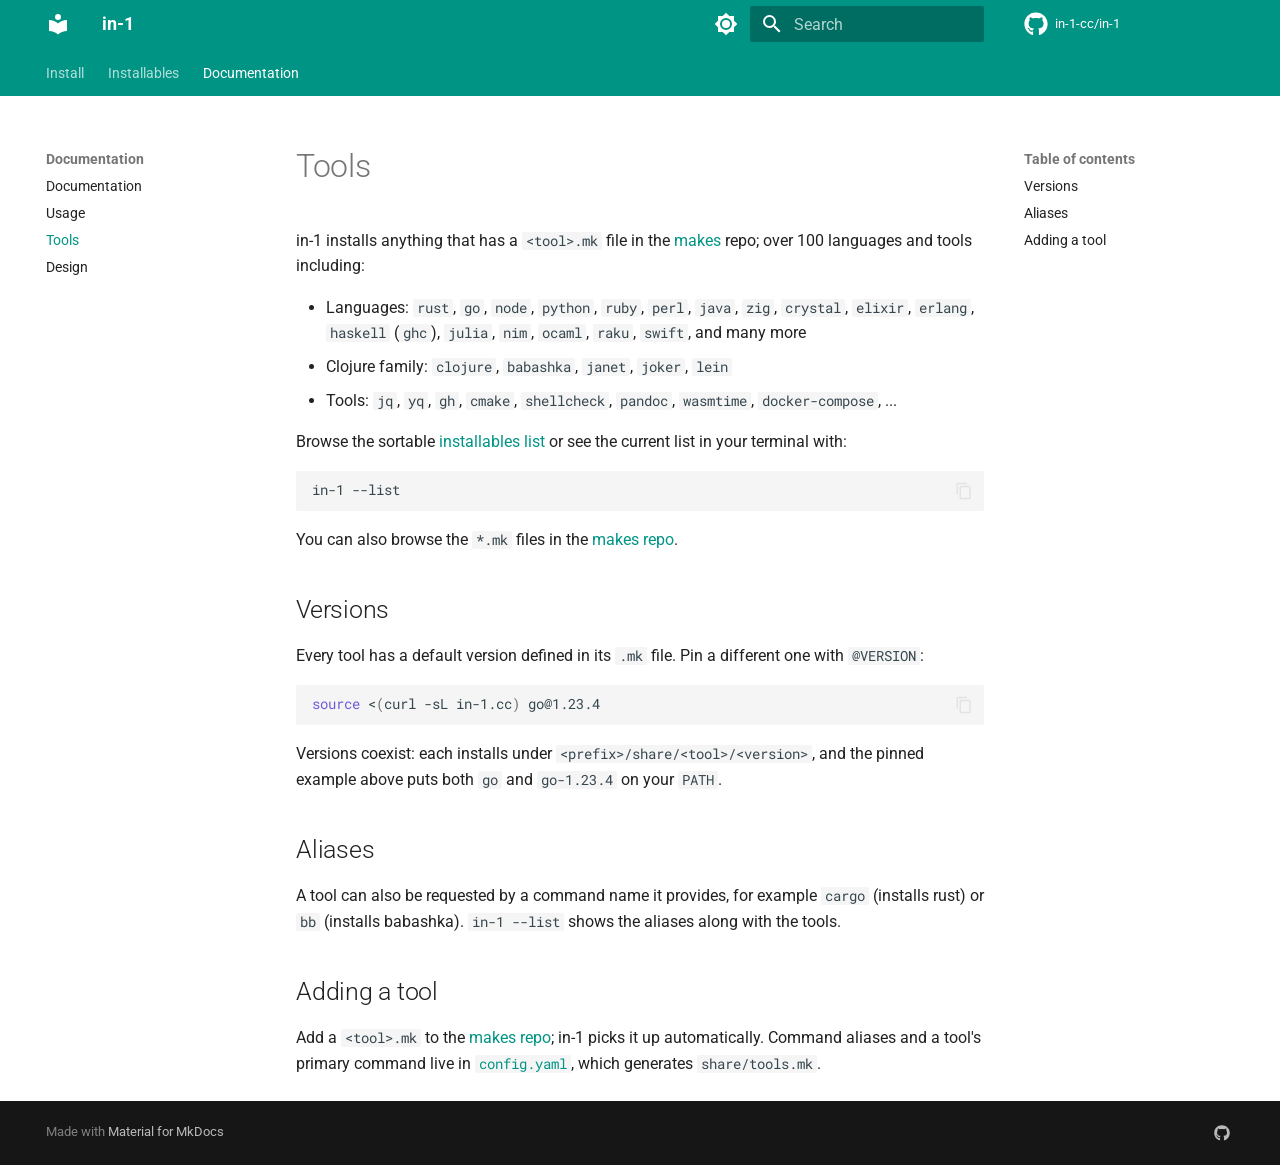
<file: doc/tools/index.html>
<!doctype html>
<html lang="en" class="no-js">
  <head>
    
      <meta charset="utf-8">
      <meta name="viewport" content="width=device-width,initial-scale=1">
      
        <meta name="description" content="Instant dev tools for your current shell">
      
      
        <meta name="author" content="Ingy dot Net">
      
      
        <link rel="canonical" href="https://in-1.cc/doc/tools/">
      
      
        <link rel="prev" href="../usage/">
      
      
        <link rel="next" href="../design/">
      
      
        
      
      
      <link rel="icon" href="../../assets/images/favicon.png">
      <meta name="generator" content="mkdocs-1.6.1, mkdocs-material-9.7.6">
    
    
      
        <title>Tools - in-1</title>
      
    
    
      <link rel="stylesheet" href="../../assets/stylesheets/main.484c7ddc.min.css">
      
        
        <link rel="stylesheet" href="../../assets/stylesheets/palette.ab4e12ef.min.css">
      
      


    
    
      
    
    
      
        
        
        <link rel="preconnect" href="https://fonts.gstatic.com" crossorigin>
        <link rel="stylesheet" href="https://fonts.googleapis.com/css?family=Roboto:300,300i,400,400i,700,700i%7CRoboto+Mono:400,400i,700,700i&display=fallback">
        <style>:root{--md-text-font:"Roboto";--md-code-font:"Roboto Mono"}</style>
      
    
    
      <link rel="stylesheet" href="../../stylesheets/installables.css">
    
    <script>__md_scope=new URL("../..",location),__md_hash=e=>[...e].reduce(((e,_)=>(e<<5)-e+_.charCodeAt(0)),0),__md_get=(e,_=localStorage,t=__md_scope)=>JSON.parse(_.getItem(t.pathname+"."+e)),__md_set=(e,_,t=localStorage,a=__md_scope)=>{try{t.setItem(a.pathname+"."+e,JSON.stringify(_))}catch(e){}}</script>
    
      

    
    
  
  

  </head>
  
  
    
    
      
    
    
    
    
    <body dir="ltr" data-md-color-scheme="default" data-md-color-primary="teal" data-md-color-accent="cyan">
  
    
    <input class="md-toggle" data-md-toggle="drawer" type="checkbox" id="__drawer" autocomplete="off">
    <input class="md-toggle" data-md-toggle="search" type="checkbox" id="__search" autocomplete="off">
    <label class="md-overlay" for="__drawer"></label>
    <div data-md-component="skip">
      
        
        <a href="#tools" class="md-skip">
          Skip to content
        </a>
      
    </div>
    <div data-md-component="announce">
      
    </div>
    
    
      

<header class="md-header" data-md-component="header">
  <nav class="md-header__inner md-grid" aria-label="Header">
    <a href="/home/" title="in-1" class="md-header__button md-logo" aria-label="in-1" data-md-component="logo">
      
  
  <svg xmlns="http://www.w3.org/2000/svg" viewBox="0 0 24 24"><path d="M12 8a3 3 0 0 0 3-3 3 3 0 0 0-3-3 3 3 0 0 0-3 3 3 3 0 0 0 3 3m0 3.54C9.64 9.35 6.5 8 3 8v11c3.5 0 6.64 1.35 9 3.54 2.36-2.19 5.5-3.54 9-3.54V8c-3.5 0-6.64 1.35-9 3.54"/></svg>

    </a>
    <label class="md-header__button md-icon" for="__drawer">
      
      <svg xmlns="http://www.w3.org/2000/svg" viewBox="0 0 24 24"><path d="M3 6h18v2H3zm0 5h18v2H3zm0 5h18v2H3z"/></svg>
    </label>
    <div class="md-header__title" data-md-component="header-title">
      <div class="md-header__ellipsis">
        <div class="md-header__topic">
          <span class="md-ellipsis">
            <a href="/home/" title="in-1">
              in-1
            </a>
          </span>
        </div>
        <div class="md-header__topic" data-md-component="header-topic">
          <span class="md-ellipsis">
            
              Tools
            
          </span>
        </div>
      </div>
    </div>
    
      
        <form class="md-header__option" data-md-component="palette">
  
    
    
    
    <input class="md-option" data-md-color-media="(prefers-color-scheme: light)" data-md-color-scheme="default" data-md-color-primary="teal" data-md-color-accent="cyan"  aria-label="Switch to dark mode"  type="radio" name="__palette" id="__palette_0">
    
      <label class="md-header__button md-icon" title="Switch to dark mode" for="__palette_1" hidden>
        <svg xmlns="http://www.w3.org/2000/svg" viewBox="0 0 24 24"><path d="M12 8a4 4 0 0 0-4 4 4 4 0 0 0 4 4 4 4 0 0 0 4-4 4 4 0 0 0-4-4m0 10a6 6 0 0 1-6-6 6 6 0 0 1 6-6 6 6 0 0 1 6 6 6 6 0 0 1-6 6m8-9.31V4h-4.69L12 .69 8.69 4H4v4.69L.69 12 4 15.31V20h4.69L12 23.31 15.31 20H20v-4.69L23.31 12z"/></svg>
      </label>
    
  
    
    
    
    <input class="md-option" data-md-color-media="(prefers-color-scheme: dark)" data-md-color-scheme="slate" data-md-color-primary="teal" data-md-color-accent="cyan"  aria-label="Switch to light mode"  type="radio" name="__palette" id="__palette_1">
    
      <label class="md-header__button md-icon" title="Switch to light mode" for="__palette_0" hidden>
        <svg xmlns="http://www.w3.org/2000/svg" viewBox="0 0 24 24"><path d="M12 18c-.89 0-1.74-.2-2.5-.55C11.56 16.5 13 14.42 13 12s-1.44-4.5-3.5-5.45C10.26 6.2 11.11 6 12 6a6 6 0 0 1 6 6 6 6 0 0 1-6 6m8-9.31V4h-4.69L12 .69 8.69 4H4v4.69L.69 12 4 15.31V20h4.69L12 23.31 15.31 20H20v-4.69L23.31 12z"/></svg>
      </label>
    
  
</form>
      
    
    
      <script>var palette=__md_get("__palette");if(palette&&palette.color){if("(prefers-color-scheme)"===palette.color.media){var media=matchMedia("(prefers-color-scheme: light)"),input=document.querySelector(media.matches?"[data-md-color-media='(prefers-color-scheme: light)']":"[data-md-color-media='(prefers-color-scheme: dark)']");palette.color.media=input.getAttribute("data-md-color-media"),palette.color.scheme=input.getAttribute("data-md-color-scheme"),palette.color.primary=input.getAttribute("data-md-color-primary"),palette.color.accent=input.getAttribute("data-md-color-accent")}for(var[key,value]of Object.entries(palette.color))document.body.setAttribute("data-md-color-"+key,value)}</script>
    
    
    
      
      
        <label class="md-header__button md-icon" for="__search">
          
          <svg xmlns="http://www.w3.org/2000/svg" viewBox="0 0 24 24"><path d="M9.5 3A6.5 6.5 0 0 1 16 9.5c0 1.61-.59 3.09-1.56 4.23l.27.27h.79l5 5-1.5 1.5-5-5v-.79l-.27-.27A6.52 6.52 0 0 1 9.5 16 6.5 6.5 0 0 1 3 9.5 6.5 6.5 0 0 1 9.5 3m0 2C7 5 5 7 5 9.5S7 14 9.5 14 14 12 14 9.5 12 5 9.5 5"/></svg>
        </label>
        <div class="md-search" data-md-component="search" role="dialog">
  <label class="md-search__overlay" for="__search"></label>
  <div class="md-search__inner" role="search">
    <form class="md-search__form" name="search">
      <input type="text" class="md-search__input" name="query" aria-label="Search" placeholder="Search" autocapitalize="off" autocorrect="off" autocomplete="off" spellcheck="false" data-md-component="search-query" required>
      <label class="md-search__icon md-icon" for="__search">
        
        <svg xmlns="http://www.w3.org/2000/svg" viewBox="0 0 24 24"><path d="M9.5 3A6.5 6.5 0 0 1 16 9.5c0 1.61-.59 3.09-1.56 4.23l.27.27h.79l5 5-1.5 1.5-5-5v-.79l-.27-.27A6.52 6.52 0 0 1 9.5 16 6.5 6.5 0 0 1 3 9.5 6.5 6.5 0 0 1 9.5 3m0 2C7 5 5 7 5 9.5S7 14 9.5 14 14 12 14 9.5 12 5 9.5 5"/></svg>
        
        <svg xmlns="http://www.w3.org/2000/svg" viewBox="0 0 24 24"><path d="M20 11v2H8l5.5 5.5-1.42 1.42L4.16 12l7.92-7.92L13.5 5.5 8 11z"/></svg>
      </label>
      <nav class="md-search__options" aria-label="Search">
        
        <button type="reset" class="md-search__icon md-icon" title="Clear" aria-label="Clear" tabindex="-1">
          
          <svg xmlns="http://www.w3.org/2000/svg" viewBox="0 0 24 24"><path d="M19 6.41 17.59 5 12 10.59 6.41 5 5 6.41 10.59 12 5 17.59 6.41 19 12 13.41 17.59 19 19 17.59 13.41 12z"/></svg>
        </button>
      </nav>
      
        <div class="md-search__suggest" data-md-component="search-suggest"></div>
      
    </form>
    <div class="md-search__output">
      <div class="md-search__scrollwrap" tabindex="0" data-md-scrollfix>
        <div class="md-search-result" data-md-component="search-result">
          <div class="md-search-result__meta">
            Initializing search
          </div>
          <ol class="md-search-result__list" role="presentation"></ol>
        </div>
      </div>
    </div>
  </div>
</div>
      
    
    
      <div class="md-header__source">
        <a href="https://github.com/in-1-cc/in-1" title="Go to repository" class="md-source" data-md-component="source">
  <div class="md-source__icon md-icon">
    
    <svg xmlns="http://www.w3.org/2000/svg" viewBox="0 0 512 512"><!--! Font Awesome Free 7.1.0 by @fontawesome - https://fontawesome.com License - https://fontawesome.com/license/free (Icons: CC BY 4.0, Fonts: SIL OFL 1.1, Code: MIT License) Copyright 2025 Fonticons, Inc.--><path d="M173.9 397.4c0 2-2.3 3.6-5.2 3.6-3.3.3-5.6-1.3-5.6-3.6 0-2 2.3-3.6 5.2-3.6 3-.3 5.6 1.3 5.6 3.6m-31.1-4.5c-.7 2 1.3 4.3 4.3 4.9 2.6 1 5.6 0 6.2-2s-1.3-4.3-4.3-5.2c-2.6-.7-5.5.3-6.2 2.3m44.2-1.7c-2.9.7-4.9 2.6-4.6 4.9.3 2 2.9 3.3 5.9 2.6 2.9-.7 4.9-2.6 4.6-4.6-.3-1.9-3-3.2-5.9-2.9M252.8 8C114.1 8 8 113.3 8 252c0 110.9 69.8 205.8 169.5 239.2 12.8 2.3 17.3-5.6 17.3-12.1 0-6.2-.3-40.4-.3-61.4 0 0-70 15-84.7-29.8 0 0-11.4-29.1-27.8-36.6 0 0-22.9-15.7 1.6-15.4 0 0 24.9 2 38.6 25.8 21.9 38.6 58.6 27.5 72.9 20.9 2.3-16 8.8-27.1 16-33.7-55.9-6.2-112.3-14.3-112.3-110.5 0-27.5 7.6-41.3 23.6-58.9-2.6-6.5-11.1-33.3 2.6-67.9 20.9-6.5 69 27 69 27 20-5.6 41.5-8.5 62.8-8.5s42.8 2.9 62.8 8.5c0 0 48.1-33.6 69-27 13.7 34.7 5.2 61.4 2.6 67.9 16 17.7 25.8 31.5 25.8 58.9 0 96.5-58.9 104.2-114.8 110.5 9.2 7.9 17 22.9 17 46.4 0 33.7-.3 75.4-.3 83.6 0 6.5 4.6 14.4 17.3 12.1C436.2 457.8 504 362.9 504 252 504 113.3 391.5 8 252.8 8M105.2 352.9c-1.3 1-1 3.3.7 5.2 1.6 1.6 3.9 2.3 5.2 1 1.3-1 1-3.3-.7-5.2-1.6-1.6-3.9-2.3-5.2-1m-10.8-8.1c-.7 1.3.3 2.9 2.3 3.9 1.6 1 3.6.7 4.3-.7.7-1.3-.3-2.9-2.3-3.9-2-.6-3.6-.3-4.3.7m32.4 35.6c-1.6 1.3-1 4.3 1.3 6.2 2.3 2.3 5.2 2.6 6.5 1 1.3-1.3.7-4.3-1.3-6.2-2.2-2.3-5.2-2.6-6.5-1m-11.4-14.7c-1.6 1-1.6 3.6 0 5.9s4.3 3.3 5.6 2.3c1.6-1.3 1.6-3.9 0-6.2-1.4-2.3-4-3.3-5.6-2"/></svg>
  </div>
  <div class="md-source__repository">
    in-1-cc/in-1
  </div>
</a>
      </div>
    
  </nav>
  
</header>
    
    <div class="md-container" data-md-component="container">
      
      
        
          
            
<nav class="md-tabs" aria-label="Tabs" data-md-component="tabs">
  <div class="md-grid">
    <ul class="md-tabs__list">
      
        
  
  
  
  
    <li class="md-tabs__item">
      <a href="../../install/" class="md-tabs__link">
        
  
  
    
  
  Install

      </a>
    </li>
  

      
        
  
  
  
  
    <li class="md-tabs__item">
      <a href="../../installables/" class="md-tabs__link">
        
  
  
    
  
  Installables

      </a>
    </li>
  

      
        
  
  
  
    
  
  
    
    
      <li class="md-tabs__item md-tabs__item--active">
        <a href="../" class="md-tabs__link">
          
  
  
  Documentation

        </a>
      </li>
    
  

      
    </ul>
  </div>
</nav>
          
        
      
      <main class="md-main" data-md-component="main">
        <div class="md-main__inner md-grid">
          
            
              
              <div class="md-sidebar md-sidebar--primary" data-md-component="sidebar" data-md-type="navigation" >
                <div class="md-sidebar__scrollwrap">
                  <div class="md-sidebar__inner">
                    


  


<nav class="md-nav md-nav--primary md-nav--lifted" aria-label="Navigation" data-md-level="0">
  <label class="md-nav__title" for="__drawer">
    <a href="/home/" title="in-1" class="md-nav__button md-logo" aria-label="in-1" data-md-component="logo">
      
  
  <svg xmlns="http://www.w3.org/2000/svg" viewBox="0 0 24 24"><path d="M12 8a3 3 0 0 0 3-3 3 3 0 0 0-3-3 3 3 0 0 0-3 3 3 3 0 0 0 3 3m0 3.54C9.64 9.35 6.5 8 3 8v11c3.5 0 6.64 1.35 9 3.54 2.36-2.19 5.5-3.54 9-3.54V8c-3.5 0-6.64 1.35-9 3.54"/></svg>

    </a>
    in-1
  </label>
  
    <div class="md-nav__source">
      <a href="https://github.com/in-1-cc/in-1" title="Go to repository" class="md-source" data-md-component="source">
  <div class="md-source__icon md-icon">
    
    <svg xmlns="http://www.w3.org/2000/svg" viewBox="0 0 512 512"><!--! Font Awesome Free 7.1.0 by @fontawesome - https://fontawesome.com License - https://fontawesome.com/license/free (Icons: CC BY 4.0, Fonts: SIL OFL 1.1, Code: MIT License) Copyright 2025 Fonticons, Inc.--><path d="M173.9 397.4c0 2-2.3 3.6-5.2 3.6-3.3.3-5.6-1.3-5.6-3.6 0-2 2.3-3.6 5.2-3.6 3-.3 5.6 1.3 5.6 3.6m-31.1-4.5c-.7 2 1.3 4.3 4.3 4.9 2.6 1 5.6 0 6.2-2s-1.3-4.3-4.3-5.2c-2.6-.7-5.5.3-6.2 2.3m44.2-1.7c-2.9.7-4.9 2.6-4.6 4.9.3 2 2.9 3.3 5.9 2.6 2.9-.7 4.9-2.6 4.6-4.6-.3-1.9-3-3.2-5.9-2.9M252.8 8C114.1 8 8 113.3 8 252c0 110.9 69.8 205.8 169.5 239.2 12.8 2.3 17.3-5.6 17.3-12.1 0-6.2-.3-40.4-.3-61.4 0 0-70 15-84.7-29.8 0 0-11.4-29.1-27.8-36.6 0 0-22.9-15.7 1.6-15.4 0 0 24.9 2 38.6 25.8 21.9 38.6 58.6 27.5 72.9 20.9 2.3-16 8.8-27.1 16-33.7-55.9-6.2-112.3-14.3-112.3-110.5 0-27.5 7.6-41.3 23.6-58.9-2.6-6.5-11.1-33.3 2.6-67.9 20.9-6.5 69 27 69 27 20-5.6 41.5-8.5 62.8-8.5s42.8 2.9 62.8 8.5c0 0 48.1-33.6 69-27 13.7 34.7 5.2 61.4 2.6 67.9 16 17.7 25.8 31.5 25.8 58.9 0 96.5-58.9 104.2-114.8 110.5 9.2 7.9 17 22.9 17 46.4 0 33.7-.3 75.4-.3 83.6 0 6.5 4.6 14.4 17.3 12.1C436.2 457.8 504 362.9 504 252 504 113.3 391.5 8 252.8 8M105.2 352.9c-1.3 1-1 3.3.7 5.2 1.6 1.6 3.9 2.3 5.2 1 1.3-1 1-3.3-.7-5.2-1.6-1.6-3.9-2.3-5.2-1m-10.8-8.1c-.7 1.3.3 2.9 2.3 3.9 1.6 1 3.6.7 4.3-.7.7-1.3-.3-2.9-2.3-3.9-2-.6-3.6-.3-4.3.7m32.4 35.6c-1.6 1.3-1 4.3 1.3 6.2 2.3 2.3 5.2 2.6 6.5 1 1.3-1.3.7-4.3-1.3-6.2-2.2-2.3-5.2-2.6-6.5-1m-11.4-14.7c-1.6 1-1.6 3.6 0 5.9s4.3 3.3 5.6 2.3c1.6-1.3 1.6-3.9 0-6.2-1.4-2.3-4-3.3-5.6-2"/></svg>
  </div>
  <div class="md-source__repository">
    in-1-cc/in-1
  </div>
</a>
    </div>
  
  <ul class="md-nav__list" data-md-scrollfix>
    
      
      
  
  
  
  
    <li class="md-nav__item">
      <a href="../../install/" class="md-nav__link">
        
  
  
  <span class="md-ellipsis">
    
  
    Install
  

    
  </span>
  
  

      </a>
    </li>
  

    
      
      
  
  
  
  
    <li class="md-nav__item">
      <a href="../../installables/" class="md-nav__link">
        
  
  
  <span class="md-ellipsis">
    
  
    Installables
  

    
  </span>
  
  

      </a>
    </li>
  

    
      
      
  
  
    
  
  
  
    
    
    
    
      
        
        
      
      
        
      
    
    
    <li class="md-nav__item md-nav__item--active md-nav__item--section md-nav__item--nested">
      
        
        
        <input class="md-nav__toggle md-toggle " type="checkbox" id="__nav_3" checked>
        
          
          <label class="md-nav__link" for="__nav_3" id="__nav_3_label" tabindex="">
            
  
  
  <span class="md-ellipsis">
    
  
    Documentation
  

    
  </span>
  
  

            <span class="md-nav__icon md-icon"></span>
          </label>
        
        <nav class="md-nav" data-md-level="1" aria-labelledby="__nav_3_label" aria-expanded="true">
          <label class="md-nav__title" for="__nav_3">
            <span class="md-nav__icon md-icon"></span>
            
  
    Documentation
  

          </label>
          <ul class="md-nav__list" data-md-scrollfix>
            
              
                
  
  
  
  
    <li class="md-nav__item">
      <a href="../" class="md-nav__link">
        
  
  
  <span class="md-ellipsis">
    
  
    Documentation
  

    
  </span>
  
  

      </a>
    </li>
  

              
            
              
                
  
  
  
  
    <li class="md-nav__item">
      <a href="../usage/" class="md-nav__link">
        
  
  
  <span class="md-ellipsis">
    
  
    Usage
  

    
  </span>
  
  

      </a>
    </li>
  

              
            
              
                
  
  
    
  
  
  
    <li class="md-nav__item md-nav__item--active">
      
      <input class="md-nav__toggle md-toggle" type="checkbox" id="__toc">
      
      
        
      
      
        <label class="md-nav__link md-nav__link--active" for="__toc">
          
  
  
  <span class="md-ellipsis">
    
  
    Tools
  

    
  </span>
  
  

          <span class="md-nav__icon md-icon"></span>
        </label>
      
      <a href="./" class="md-nav__link md-nav__link--active">
        
  
  
  <span class="md-ellipsis">
    
  
    Tools
  

    
  </span>
  
  

      </a>
      
        

<nav class="md-nav md-nav--secondary" aria-label="Table of contents">
  
  
  
    
  
  
    <label class="md-nav__title" for="__toc">
      <span class="md-nav__icon md-icon"></span>
      Table of contents
    </label>
    <ul class="md-nav__list" data-md-component="toc" data-md-scrollfix>
      
        <li class="md-nav__item">
  <a href="#versions" class="md-nav__link">
    <span class="md-ellipsis">
      
        Versions
      
    </span>
  </a>
  
</li>
      
        <li class="md-nav__item">
  <a href="#aliases" class="md-nav__link">
    <span class="md-ellipsis">
      
        Aliases
      
    </span>
  </a>
  
</li>
      
        <li class="md-nav__item">
  <a href="#adding-a-tool" class="md-nav__link">
    <span class="md-ellipsis">
      
        Adding a tool
      
    </span>
  </a>
  
</li>
      
    </ul>
  
</nav>
      
    </li>
  

              
            
              
                
  
  
  
  
    <li class="md-nav__item">
      <a href="../design/" class="md-nav__link">
        
  
  
  <span class="md-ellipsis">
    
  
    Design
  

    
  </span>
  
  

      </a>
    </li>
  

              
            
          </ul>
        </nav>
      
    </li>
  

    
  </ul>
</nav>
                  </div>
                </div>
              </div>
            
            
              
              <div class="md-sidebar md-sidebar--secondary" data-md-component="sidebar" data-md-type="toc" >
                <div class="md-sidebar__scrollwrap">
                  <div class="md-sidebar__inner">
                    

<nav class="md-nav md-nav--secondary" aria-label="Table of contents">
  
  
  
    
  
  
    <label class="md-nav__title" for="__toc">
      <span class="md-nav__icon md-icon"></span>
      Table of contents
    </label>
    <ul class="md-nav__list" data-md-component="toc" data-md-scrollfix>
      
        <li class="md-nav__item">
  <a href="#versions" class="md-nav__link">
    <span class="md-ellipsis">
      
        Versions
      
    </span>
  </a>
  
</li>
      
        <li class="md-nav__item">
  <a href="#aliases" class="md-nav__link">
    <span class="md-ellipsis">
      
        Aliases
      
    </span>
  </a>
  
</li>
      
        <li class="md-nav__item">
  <a href="#adding-a-tool" class="md-nav__link">
    <span class="md-ellipsis">
      
        Adding a tool
      
    </span>
  </a>
  
</li>
      
    </ul>
  
</nav>
                  </div>
                </div>
              </div>
            
          
          
            <div class="md-content" data-md-component="content">
              
              <article class="md-content__inner md-typeset">
                
                  



<h1 id="tools">Tools<a class="headerlink" href="#tools" title="Permanent link">&para;</a></h1>
<p>in-1 installs anything that has a <code>&lt;tool&gt;.mk</code> file in the
<a href="https://github.com/makeplus/makes">makes</a> repo; over 100 languages
and tools including:</p>
<ul>
<li>Languages: <code>rust</code>, <code>go</code>, <code>node</code>, <code>python</code>, <code>ruby</code>, <code>perl</code>, <code>java</code>,
  <code>zig</code>, <code>crystal</code>, <code>elixir</code>, <code>erlang</code>, <code>haskell</code> (<code>ghc</code>), <code>julia</code>,
  <code>nim</code>, <code>ocaml</code>, <code>raku</code>, <code>swift</code>, and many more</li>
<li>Clojure family: <code>clojure</code>, <code>babashka</code>, <code>janet</code>, <code>joker</code>, <code>lein</code></li>
<li>Tools: <code>jq</code>, <code>yq</code>, <code>gh</code>, <code>cmake</code>, <code>shellcheck</code>, <code>pandoc</code>,
  <code>wasmtime</code>, <code>docker-compose</code>, ...</li>
</ul>
<p>Browse the sortable <a href="../../installables/">installables list</a> or see the
current list in your terminal with:</p>
<div class="highlight"><pre><span></span><code><a id="__codelineno-0-1" name="__codelineno-0-1" href="#__codelineno-0-1"></a>in-1<span class="w"> </span>--list
</code></pre></div>
<p>You can also browse the <code>*.mk</code> files in the
<a href="https://github.com/makeplus/makes">makes repo</a>.</p>
<h2 id="versions">Versions<a class="headerlink" href="#versions" title="Permanent link">&para;</a></h2>
<p>Every tool has a default version defined in its <code>.mk</code> file.
Pin a different one with <code>@VERSION</code>:</p>
<div class="highlight"><pre><span></span><code><a id="__codelineno-1-1" name="__codelineno-1-1" href="#__codelineno-1-1"></a><span class="nb">source</span><span class="w"> </span>&lt;<span class="o">(</span>curl<span class="w"> </span>-sL<span class="w"> </span>in-1.cc<span class="o">)</span><span class="w"> </span>go@1.23.4
</code></pre></div>
<p>Versions coexist: each installs under
<code>&lt;prefix&gt;/share/&lt;tool&gt;/&lt;version&gt;</code>, and the pinned example above puts
both <code>go</code> and <code>go-1.23.4</code> on your <code>PATH</code>.</p>
<h2 id="aliases">Aliases<a class="headerlink" href="#aliases" title="Permanent link">&para;</a></h2>
<p>A tool can also be requested by a command name it provides, for
example <code>cargo</code> (installs rust) or <code>bb</code> (installs babashka).
<code>in-1 --list</code> shows the aliases along with the tools.</p>
<h2 id="adding-a-tool">Adding a tool<a class="headerlink" href="#adding-a-tool" title="Permanent link">&para;</a></h2>
<p>Add a <code>&lt;tool&gt;.mk</code> to the
<a href="https://github.com/makeplus/makes">makes repo</a>; in-1 picks it up
automatically.
Command aliases and a tool's primary command live in
<a href="https://github.com/in-1-cc/in-1/blob/main/config.yaml"><code>config.yaml</code></a>, which
generates <code>share/tools.mk</code>.</p>












                
              </article>
            </div>
          
          
<script>var target=document.getElementById(location.hash.slice(1));target&&target.name&&(target.checked=target.name.startsWith("__tabbed_"))</script>
        </div>
        
          <button type="button" class="md-top md-icon" data-md-component="top" hidden>
  
  <svg xmlns="http://www.w3.org/2000/svg" viewBox="0 0 24 24"><path d="M13 20h-2V8l-5.5 5.5-1.42-1.42L12 4.16l7.92 7.92-1.42 1.42L13 8z"/></svg>
  Back to top
</button>
        
      </main>
      
        <footer class="md-footer">
  
  <div class="md-footer-meta md-typeset">
    <div class="md-footer-meta__inner md-grid">
      <div class="md-copyright">
  
  
    Made with
    <a href="https://squidfunk.github.io/mkdocs-material/" target="_blank" rel="noopener">
      Material for MkDocs
    </a>
  
</div>
      
        
<div class="md-social">
  
    
    
    
    
      
      
    
    <a href="https://github.com/in-1-cc/in-1" target="_blank" rel="noopener" title="github.com" class="md-social__link">
      <svg xmlns="http://www.w3.org/2000/svg" viewBox="0 0 512 512"><!--! Font Awesome Free 7.1.0 by @fontawesome - https://fontawesome.com License - https://fontawesome.com/license/free (Icons: CC BY 4.0, Fonts: SIL OFL 1.1, Code: MIT License) Copyright 2025 Fonticons, Inc.--><path d="M173.9 397.4c0 2-2.3 3.6-5.2 3.6-3.3.3-5.6-1.3-5.6-3.6 0-2 2.3-3.6 5.2-3.6 3-.3 5.6 1.3 5.6 3.6m-31.1-4.5c-.7 2 1.3 4.3 4.3 4.9 2.6 1 5.6 0 6.2-2s-1.3-4.3-4.3-5.2c-2.6-.7-5.5.3-6.2 2.3m44.2-1.7c-2.9.7-4.9 2.6-4.6 4.9.3 2 2.9 3.3 5.9 2.6 2.9-.7 4.9-2.6 4.6-4.6-.3-1.9-3-3.2-5.9-2.9M252.8 8C114.1 8 8 113.3 8 252c0 110.9 69.8 205.8 169.5 239.2 12.8 2.3 17.3-5.6 17.3-12.1 0-6.2-.3-40.4-.3-61.4 0 0-70 15-84.7-29.8 0 0-11.4-29.1-27.8-36.6 0 0-22.9-15.7 1.6-15.4 0 0 24.9 2 38.6 25.8 21.9 38.6 58.6 27.5 72.9 20.9 2.3-16 8.8-27.1 16-33.7-55.9-6.2-112.3-14.3-112.3-110.5 0-27.5 7.6-41.3 23.6-58.9-2.6-6.5-11.1-33.3 2.6-67.9 20.9-6.5 69 27 69 27 20-5.6 41.5-8.5 62.8-8.5s42.8 2.9 62.8 8.5c0 0 48.1-33.6 69-27 13.7 34.7 5.2 61.4 2.6 67.9 16 17.7 25.8 31.5 25.8 58.9 0 96.5-58.9 104.2-114.8 110.5 9.2 7.9 17 22.9 17 46.4 0 33.7-.3 75.4-.3 83.6 0 6.5 4.6 14.4 17.3 12.1C436.2 457.8 504 362.9 504 252 504 113.3 391.5 8 252.8 8M105.2 352.9c-1.3 1-1 3.3.7 5.2 1.6 1.6 3.9 2.3 5.2 1 1.3-1 1-3.3-.7-5.2-1.6-1.6-3.9-2.3-5.2-1m-10.8-8.1c-.7 1.3.3 2.9 2.3 3.9 1.6 1 3.6.7 4.3-.7.7-1.3-.3-2.9-2.3-3.9-2-.6-3.6-.3-4.3.7m32.4 35.6c-1.6 1.3-1 4.3 1.3 6.2 2.3 2.3 5.2 2.6 6.5 1 1.3-1.3.7-4.3-1.3-6.2-2.2-2.3-5.2-2.6-6.5-1m-11.4-14.7c-1.6 1-1.6 3.6 0 5.9s4.3 3.3 5.6 2.3c1.6-1.3 1.6-3.9 0-6.2-1.4-2.3-4-3.3-5.6-2"/></svg>
    </a>
  
</div>
      
    </div>
  </div>
</footer>
      
    </div>
    <div class="md-dialog" data-md-component="dialog">
      <div class="md-dialog__inner md-typeset"></div>
    </div>
    
    
    
      
      
      <script id="__config" type="application/json">{"annotate": null, "base": "../..", "features": ["navigation.tracking", "navigation.tabs", "navigation.sections", "navigation.expand", "navigation.top", "search.suggest", "search.highlight", "content.code.copy"], "search": "../../assets/javascripts/workers/search.2c215733.min.js", "tags": null, "translations": {"clipboard.copied": "Copied to clipboard", "clipboard.copy": "Copy to clipboard", "search.result.more.one": "1 more on this page", "search.result.more.other": "# more on this page", "search.result.none": "No matching documents", "search.result.one": "1 matching document", "search.result.other": "# matching documents", "search.result.placeholder": "Type to start searching", "search.result.term.missing": "Missing", "select.version": "Select version"}, "version": null}</script>
    
    
      <script src="../../assets/javascripts/bundle.79ae519e.min.js"></script>
      
        <script src="../../javascripts/installables.js"></script>
      
    
  </body>
</html>
</file>
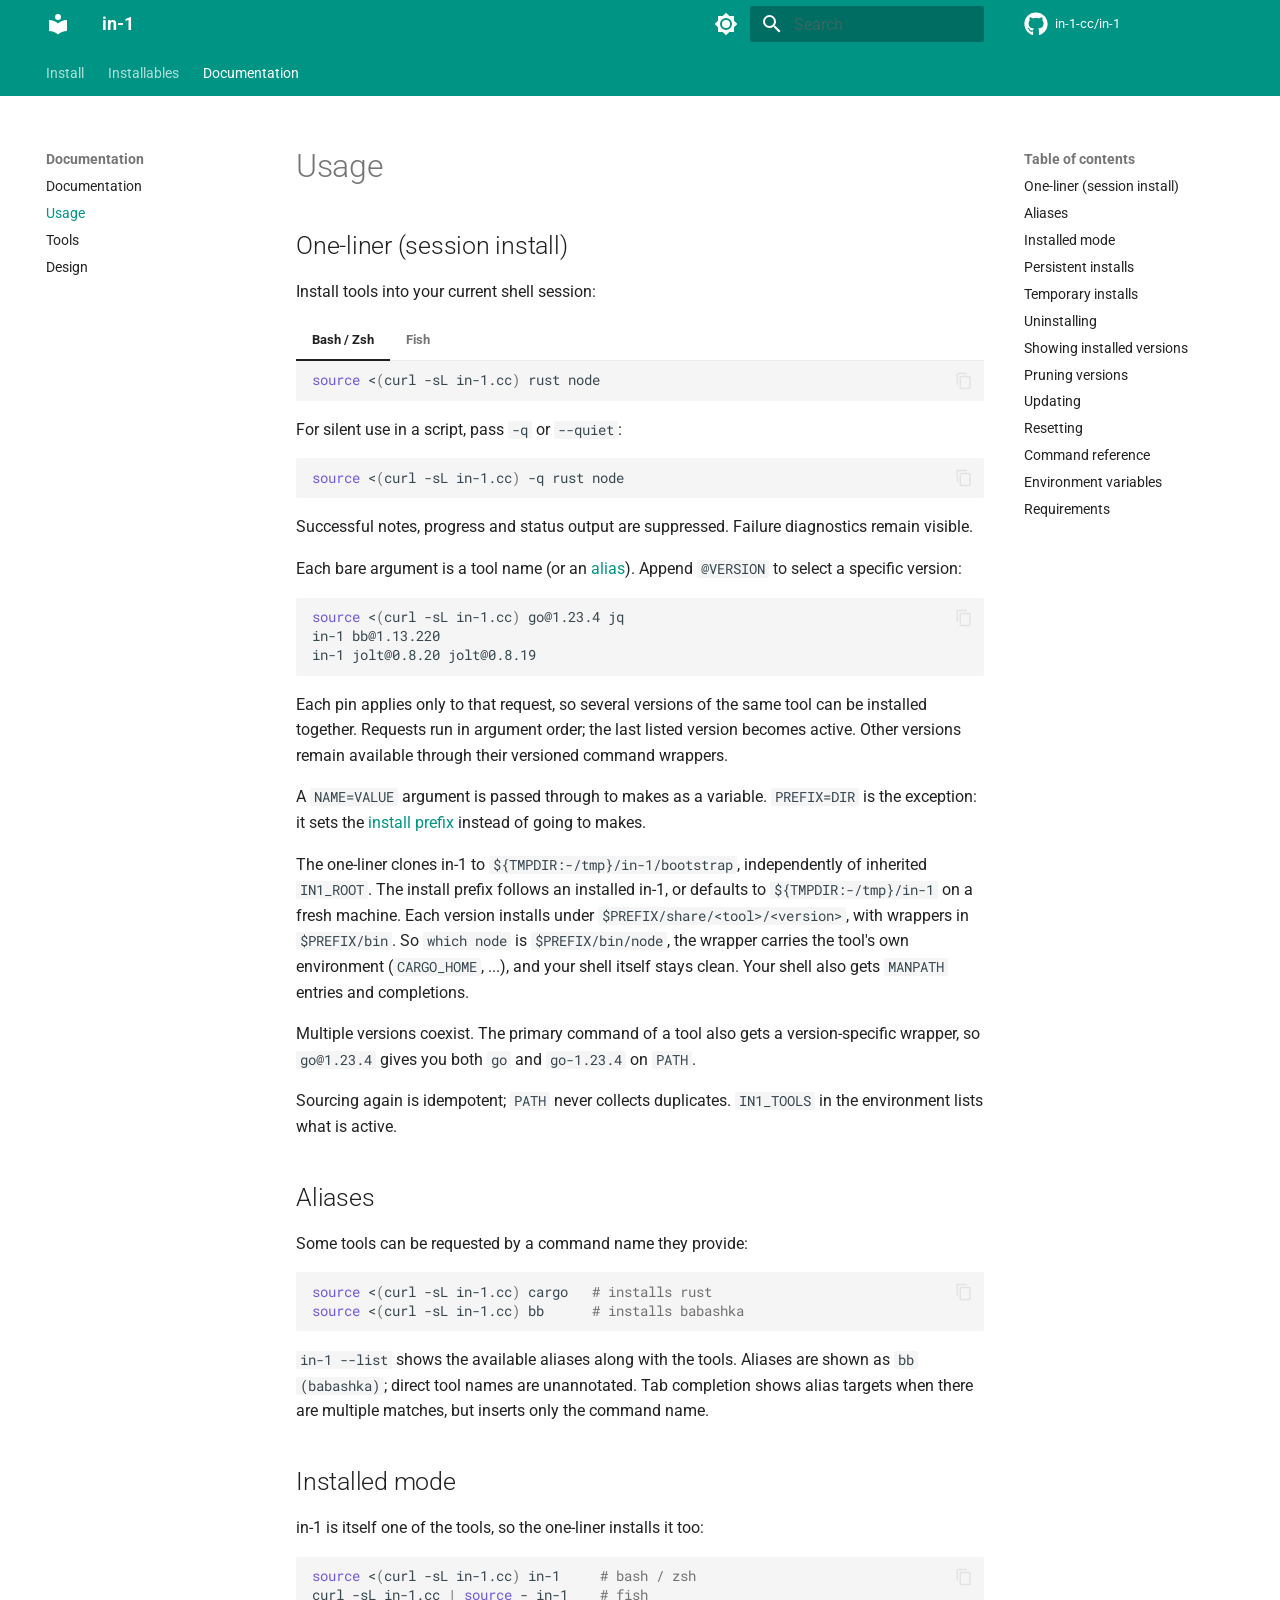
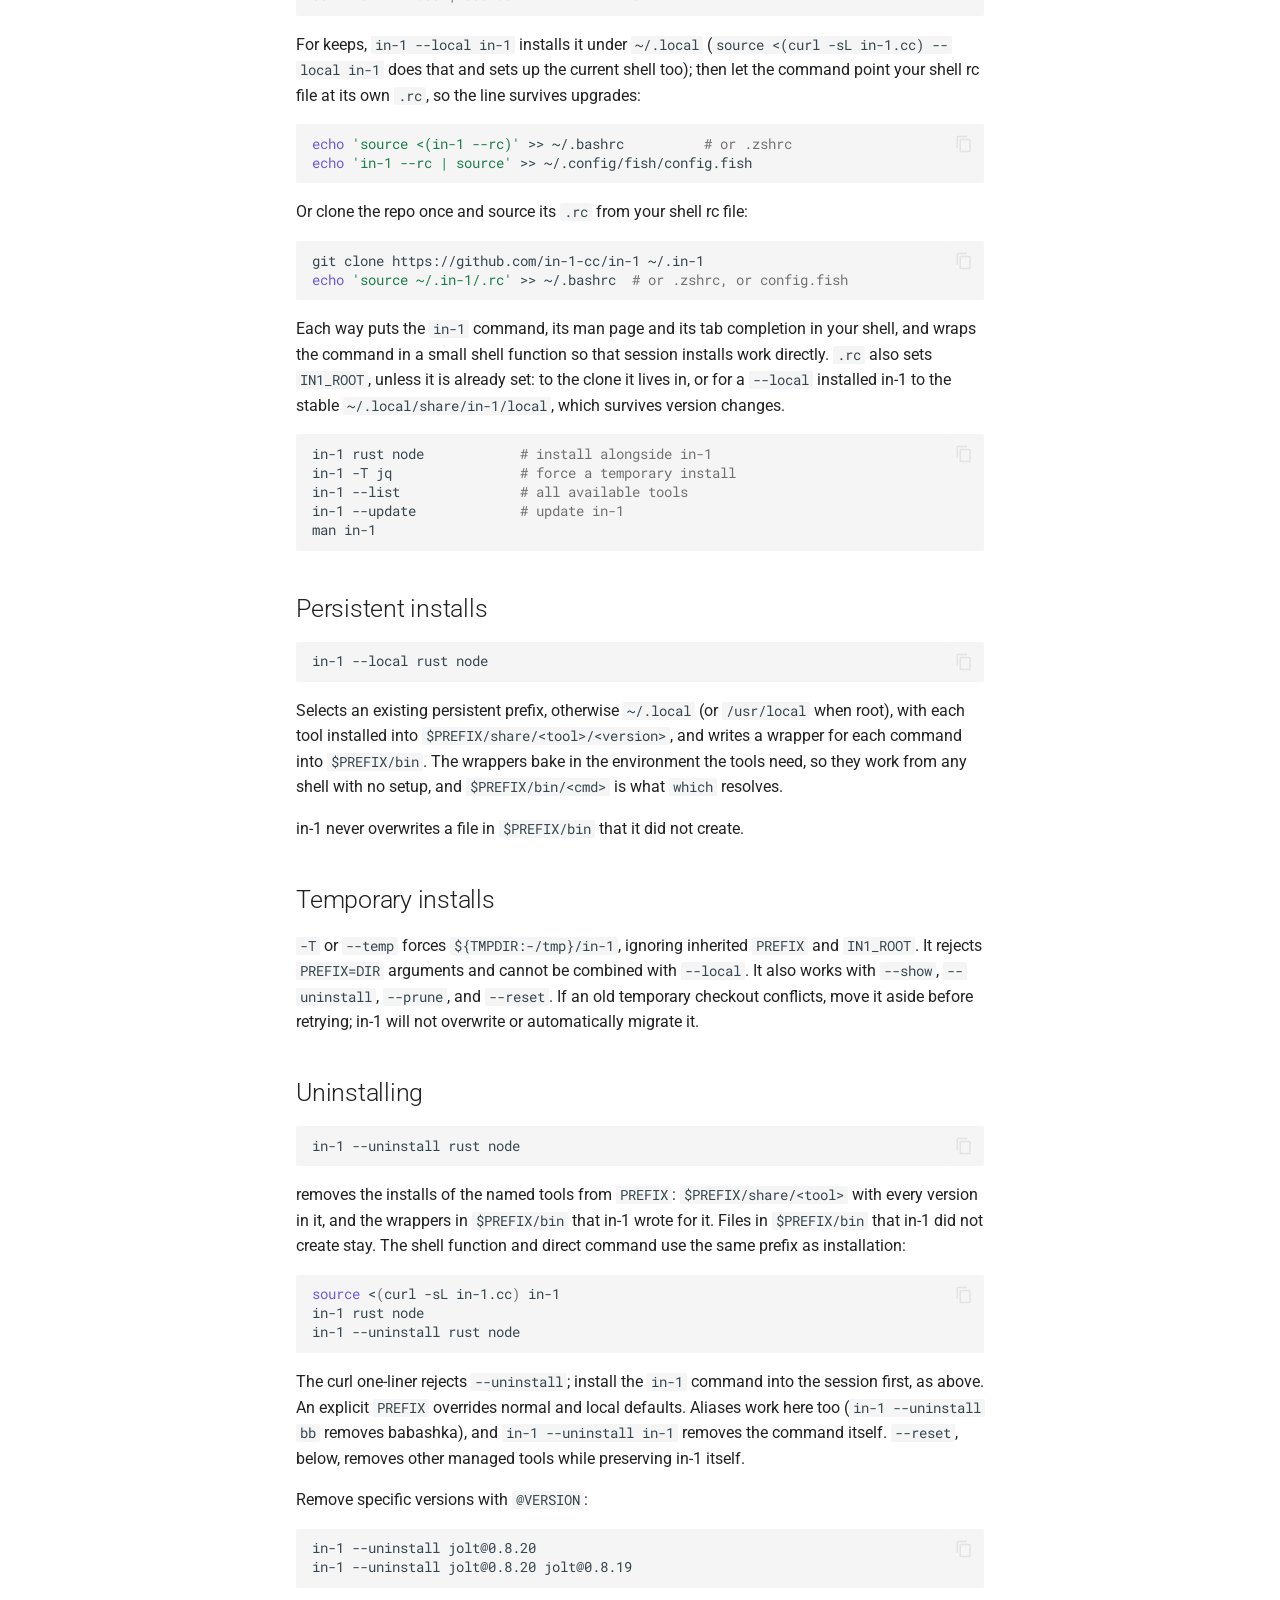
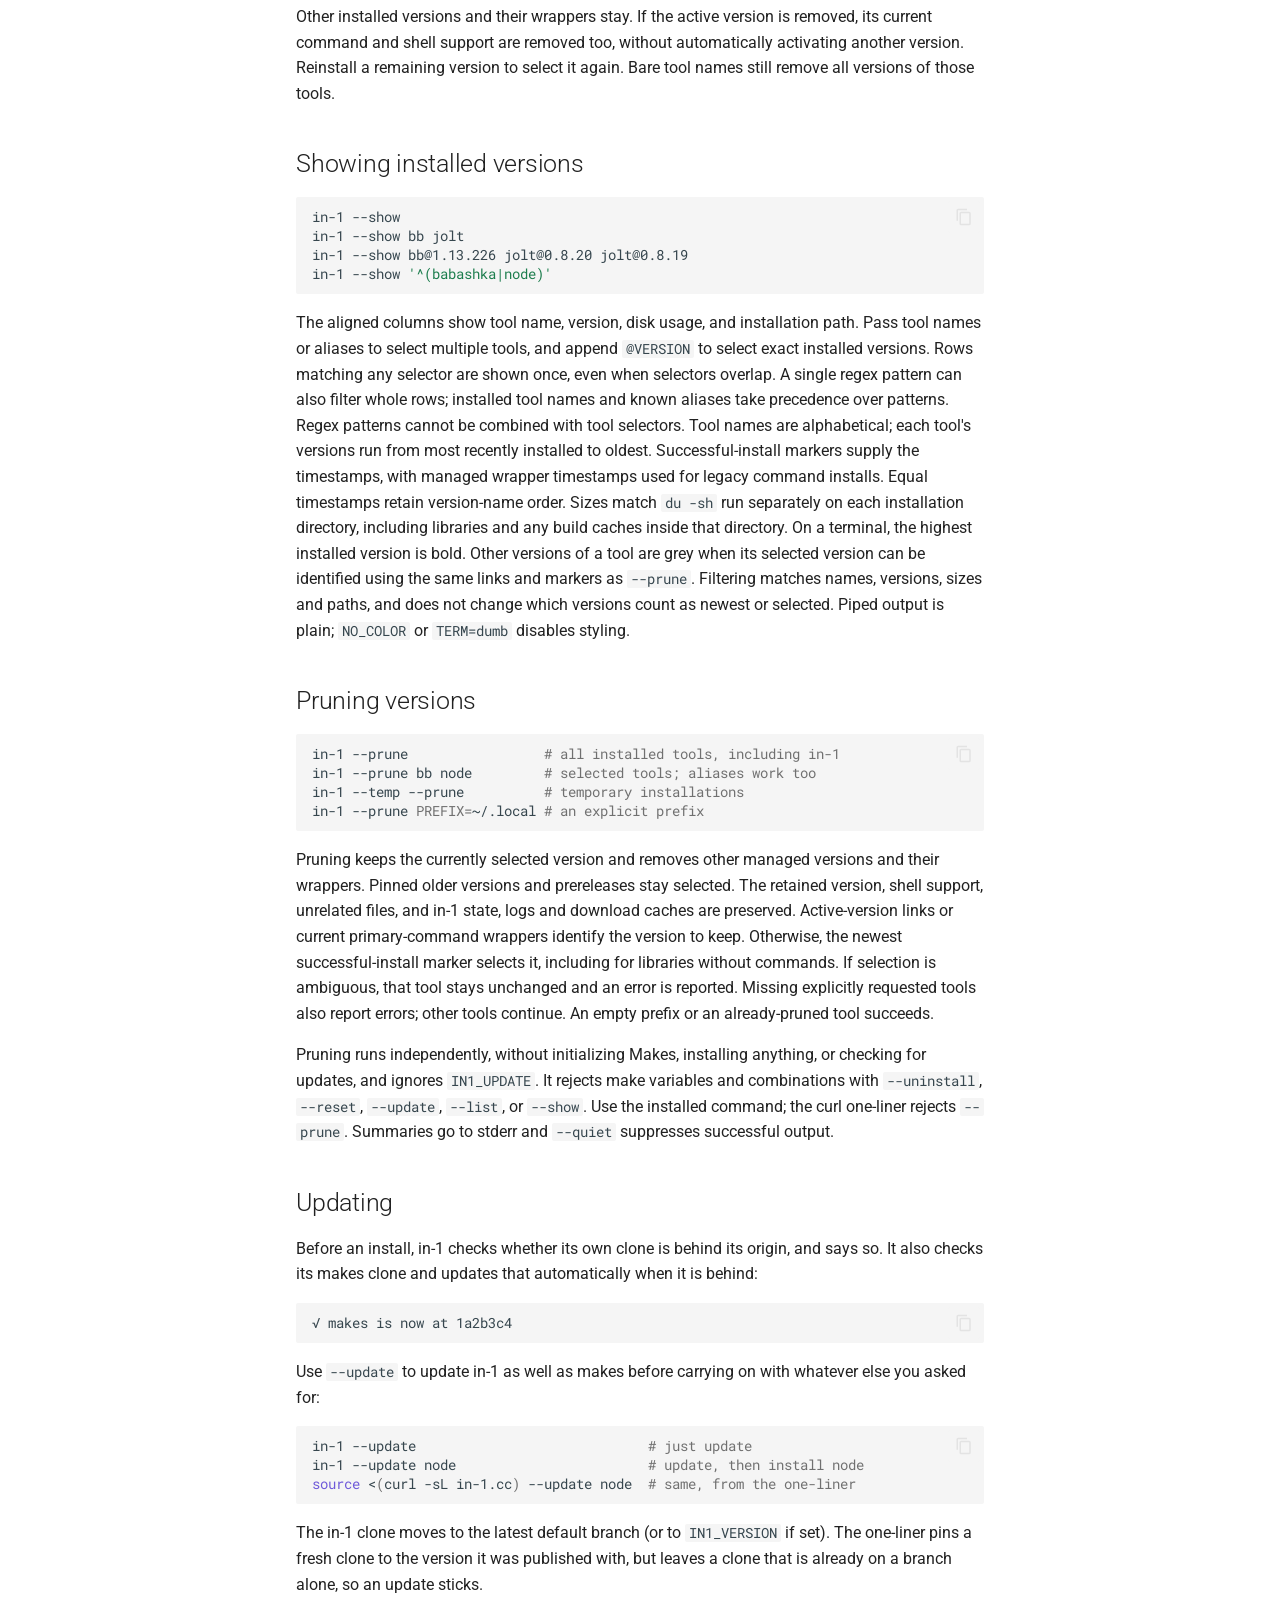
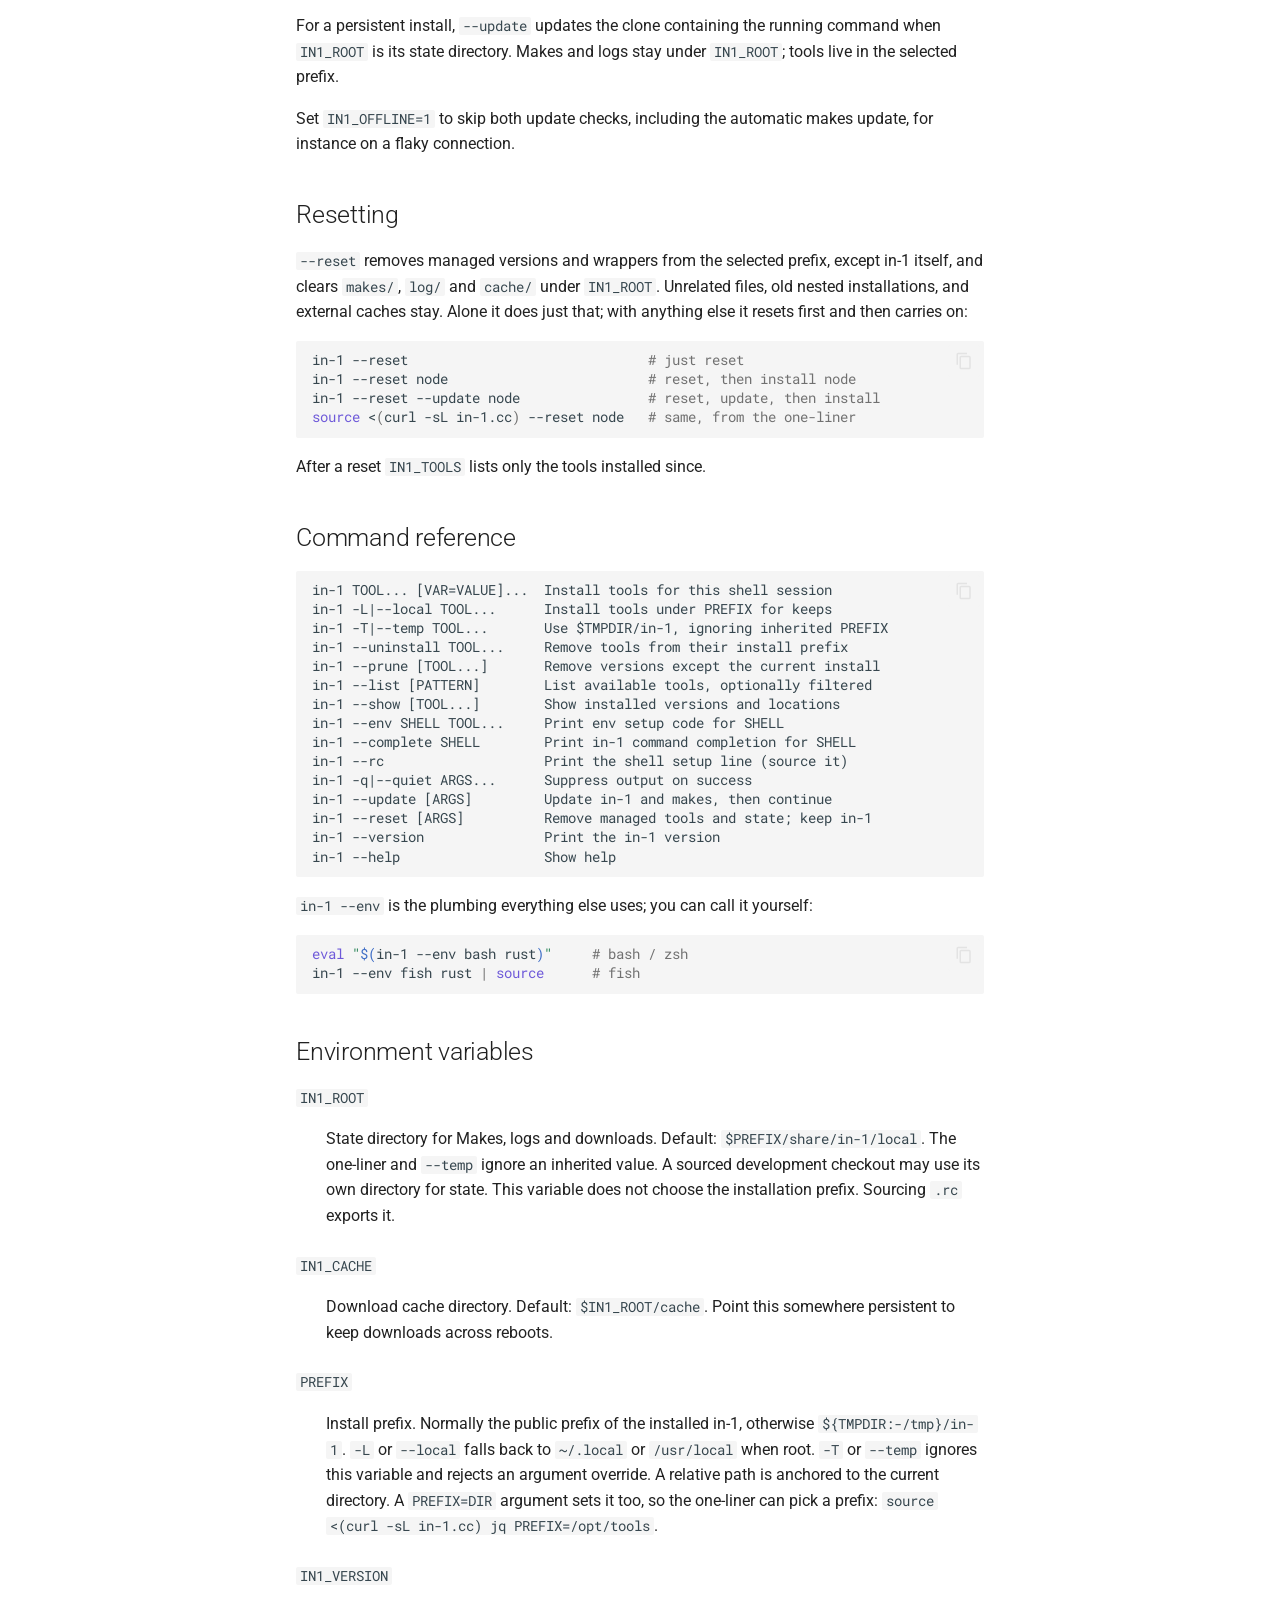
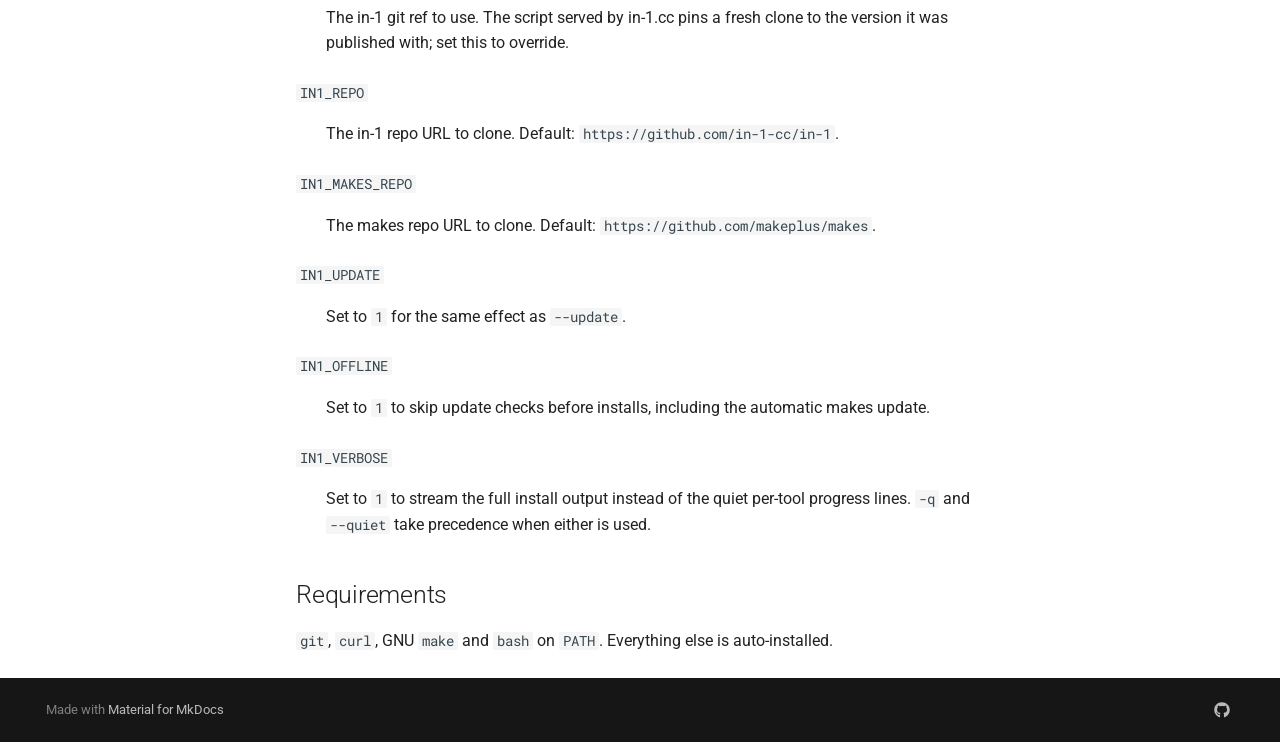
<file: doc/usage/index.html>
<!doctype html>
<html lang="en" class="no-js">
  <head>
    
      <meta charset="utf-8">
      <meta name="viewport" content="width=device-width,initial-scale=1">
      
        <meta name="description" content="Instant dev tools for your current shell">
      
      
        <meta name="author" content="Ingy dot Net">
      
      
        <link rel="canonical" href="https://in-1.cc/doc/usage/">
      
      
        <link rel="prev" href="../">
      
      
        <link rel="next" href="../tools/">
      
      
        
      
      
      <link rel="icon" href="../../assets/images/favicon.png">
      <meta name="generator" content="mkdocs-1.6.1, mkdocs-material-9.7.6">
    
    
      
        <title>Usage - in-1</title>
      
    
    
      <link rel="stylesheet" href="../../assets/stylesheets/main.484c7ddc.min.css">
      
        
        <link rel="stylesheet" href="../../assets/stylesheets/palette.ab4e12ef.min.css">
      
      


    
    
      
    
    
      
        
        
        <link rel="preconnect" href="https://fonts.gstatic.com" crossorigin>
        <link rel="stylesheet" href="https://fonts.googleapis.com/css?family=Roboto:300,300i,400,400i,700,700i%7CRoboto+Mono:400,400i,700,700i&display=fallback">
        <style>:root{--md-text-font:"Roboto";--md-code-font:"Roboto Mono"}</style>
      
    
    
      <link rel="stylesheet" href="../../stylesheets/installables.css">
    
    <script>__md_scope=new URL("../..",location),__md_hash=e=>[...e].reduce(((e,_)=>(e<<5)-e+_.charCodeAt(0)),0),__md_get=(e,_=localStorage,t=__md_scope)=>JSON.parse(_.getItem(t.pathname+"."+e)),__md_set=(e,_,t=localStorage,a=__md_scope)=>{try{t.setItem(a.pathname+"."+e,JSON.stringify(_))}catch(e){}}</script>
    
      

    
    
  
  

  </head>
  
  
    
    
      
    
    
    
    
    <body dir="ltr" data-md-color-scheme="default" data-md-color-primary="teal" data-md-color-accent="cyan">
  
    
    <input class="md-toggle" data-md-toggle="drawer" type="checkbox" id="__drawer" autocomplete="off">
    <input class="md-toggle" data-md-toggle="search" type="checkbox" id="__search" autocomplete="off">
    <label class="md-overlay" for="__drawer"></label>
    <div data-md-component="skip">
      
        
        <a href="#usage" class="md-skip">
          Skip to content
        </a>
      
    </div>
    <div data-md-component="announce">
      
    </div>
    
    
      

<header class="md-header" data-md-component="header">
  <nav class="md-header__inner md-grid" aria-label="Header">
    <a href="/home/" title="in-1" class="md-header__button md-logo" aria-label="in-1" data-md-component="logo">
      
  
  <svg xmlns="http://www.w3.org/2000/svg" viewBox="0 0 24 24"><path d="M12 8a3 3 0 0 0 3-3 3 3 0 0 0-3-3 3 3 0 0 0-3 3 3 3 0 0 0 3 3m0 3.54C9.64 9.35 6.5 8 3 8v11c3.5 0 6.64 1.35 9 3.54 2.36-2.19 5.5-3.54 9-3.54V8c-3.5 0-6.64 1.35-9 3.54"/></svg>

    </a>
    <label class="md-header__button md-icon" for="__drawer">
      
      <svg xmlns="http://www.w3.org/2000/svg" viewBox="0 0 24 24"><path d="M3 6h18v2H3zm0 5h18v2H3zm0 5h18v2H3z"/></svg>
    </label>
    <div class="md-header__title" data-md-component="header-title">
      <div class="md-header__ellipsis">
        <div class="md-header__topic">
          <span class="md-ellipsis">
            <a href="/home/" title="in-1">
              in-1
            </a>
          </span>
        </div>
        <div class="md-header__topic" data-md-component="header-topic">
          <span class="md-ellipsis">
            
              Usage
            
          </span>
        </div>
      </div>
    </div>
    
      
        <form class="md-header__option" data-md-component="palette">
  
    
    
    
    <input class="md-option" data-md-color-media="(prefers-color-scheme: light)" data-md-color-scheme="default" data-md-color-primary="teal" data-md-color-accent="cyan"  aria-label="Switch to dark mode"  type="radio" name="__palette" id="__palette_0">
    
      <label class="md-header__button md-icon" title="Switch to dark mode" for="__palette_1" hidden>
        <svg xmlns="http://www.w3.org/2000/svg" viewBox="0 0 24 24"><path d="M12 8a4 4 0 0 0-4 4 4 4 0 0 0 4 4 4 4 0 0 0 4-4 4 4 0 0 0-4-4m0 10a6 6 0 0 1-6-6 6 6 0 0 1 6-6 6 6 0 0 1 6 6 6 6 0 0 1-6 6m8-9.31V4h-4.69L12 .69 8.69 4H4v4.69L.69 12 4 15.31V20h4.69L12 23.31 15.31 20H20v-4.69L23.31 12z"/></svg>
      </label>
    
  
    
    
    
    <input class="md-option" data-md-color-media="(prefers-color-scheme: dark)" data-md-color-scheme="slate" data-md-color-primary="teal" data-md-color-accent="cyan"  aria-label="Switch to light mode"  type="radio" name="__palette" id="__palette_1">
    
      <label class="md-header__button md-icon" title="Switch to light mode" for="__palette_0" hidden>
        <svg xmlns="http://www.w3.org/2000/svg" viewBox="0 0 24 24"><path d="M12 18c-.89 0-1.74-.2-2.5-.55C11.56 16.5 13 14.42 13 12s-1.44-4.5-3.5-5.45C10.26 6.2 11.11 6 12 6a6 6 0 0 1 6 6 6 6 0 0 1-6 6m8-9.31V4h-4.69L12 .69 8.69 4H4v4.69L.69 12 4 15.31V20h4.69L12 23.31 15.31 20H20v-4.69L23.31 12z"/></svg>
      </label>
    
  
</form>
      
    
    
      <script>var palette=__md_get("__palette");if(palette&&palette.color){if("(prefers-color-scheme)"===palette.color.media){var media=matchMedia("(prefers-color-scheme: light)"),input=document.querySelector(media.matches?"[data-md-color-media='(prefers-color-scheme: light)']":"[data-md-color-media='(prefers-color-scheme: dark)']");palette.color.media=input.getAttribute("data-md-color-media"),palette.color.scheme=input.getAttribute("data-md-color-scheme"),palette.color.primary=input.getAttribute("data-md-color-primary"),palette.color.accent=input.getAttribute("data-md-color-accent")}for(var[key,value]of Object.entries(palette.color))document.body.setAttribute("data-md-color-"+key,value)}</script>
    
    
    
      
      
        <label class="md-header__button md-icon" for="__search">
          
          <svg xmlns="http://www.w3.org/2000/svg" viewBox="0 0 24 24"><path d="M9.5 3A6.5 6.5 0 0 1 16 9.5c0 1.61-.59 3.09-1.56 4.23l.27.27h.79l5 5-1.5 1.5-5-5v-.79l-.27-.27A6.52 6.52 0 0 1 9.5 16 6.5 6.5 0 0 1 3 9.5 6.5 6.5 0 0 1 9.5 3m0 2C7 5 5 7 5 9.5S7 14 9.5 14 14 12 14 9.5 12 5 9.5 5"/></svg>
        </label>
        <div class="md-search" data-md-component="search" role="dialog">
  <label class="md-search__overlay" for="__search"></label>
  <div class="md-search__inner" role="search">
    <form class="md-search__form" name="search">
      <input type="text" class="md-search__input" name="query" aria-label="Search" placeholder="Search" autocapitalize="off" autocorrect="off" autocomplete="off" spellcheck="false" data-md-component="search-query" required>
      <label class="md-search__icon md-icon" for="__search">
        
        <svg xmlns="http://www.w3.org/2000/svg" viewBox="0 0 24 24"><path d="M9.5 3A6.5 6.5 0 0 1 16 9.5c0 1.61-.59 3.09-1.56 4.23l.27.27h.79l5 5-1.5 1.5-5-5v-.79l-.27-.27A6.52 6.52 0 0 1 9.5 16 6.5 6.5 0 0 1 3 9.5 6.5 6.5 0 0 1 9.5 3m0 2C7 5 5 7 5 9.5S7 14 9.5 14 14 12 14 9.5 12 5 9.5 5"/></svg>
        
        <svg xmlns="http://www.w3.org/2000/svg" viewBox="0 0 24 24"><path d="M20 11v2H8l5.5 5.5-1.42 1.42L4.16 12l7.92-7.92L13.5 5.5 8 11z"/></svg>
      </label>
      <nav class="md-search__options" aria-label="Search">
        
        <button type="reset" class="md-search__icon md-icon" title="Clear" aria-label="Clear" tabindex="-1">
          
          <svg xmlns="http://www.w3.org/2000/svg" viewBox="0 0 24 24"><path d="M19 6.41 17.59 5 12 10.59 6.41 5 5 6.41 10.59 12 5 17.59 6.41 19 12 13.41 17.59 19 19 17.59 13.41 12z"/></svg>
        </button>
      </nav>
      
        <div class="md-search__suggest" data-md-component="search-suggest"></div>
      
    </form>
    <div class="md-search__output">
      <div class="md-search__scrollwrap" tabindex="0" data-md-scrollfix>
        <div class="md-search-result" data-md-component="search-result">
          <div class="md-search-result__meta">
            Initializing search
          </div>
          <ol class="md-search-result__list" role="presentation"></ol>
        </div>
      </div>
    </div>
  </div>
</div>
      
    
    
      <div class="md-header__source">
        <a href="https://github.com/in-1-cc/in-1" title="Go to repository" class="md-source" data-md-component="source">
  <div class="md-source__icon md-icon">
    
    <svg xmlns="http://www.w3.org/2000/svg" viewBox="0 0 512 512"><!--! Font Awesome Free 7.1.0 by @fontawesome - https://fontawesome.com License - https://fontawesome.com/license/free (Icons: CC BY 4.0, Fonts: SIL OFL 1.1, Code: MIT License) Copyright 2025 Fonticons, Inc.--><path d="M173.9 397.4c0 2-2.3 3.6-5.2 3.6-3.3.3-5.6-1.3-5.6-3.6 0-2 2.3-3.6 5.2-3.6 3-.3 5.6 1.3 5.6 3.6m-31.1-4.5c-.7 2 1.3 4.3 4.3 4.9 2.6 1 5.6 0 6.2-2s-1.3-4.3-4.3-5.2c-2.6-.7-5.5.3-6.2 2.3m44.2-1.7c-2.9.7-4.9 2.6-4.6 4.9.3 2 2.9 3.3 5.9 2.6 2.9-.7 4.9-2.6 4.6-4.6-.3-1.9-3-3.2-5.9-2.9M252.8 8C114.1 8 8 113.3 8 252c0 110.9 69.8 205.8 169.5 239.2 12.8 2.3 17.3-5.6 17.3-12.1 0-6.2-.3-40.4-.3-61.4 0 0-70 15-84.7-29.8 0 0-11.4-29.1-27.8-36.6 0 0-22.9-15.7 1.6-15.4 0 0 24.9 2 38.6 25.8 21.9 38.6 58.6 27.5 72.9 20.9 2.3-16 8.8-27.1 16-33.7-55.9-6.2-112.3-14.3-112.3-110.5 0-27.5 7.6-41.3 23.6-58.9-2.6-6.5-11.1-33.3 2.6-67.9 20.9-6.5 69 27 69 27 20-5.6 41.5-8.5 62.8-8.5s42.8 2.9 62.8 8.5c0 0 48.1-33.6 69-27 13.7 34.7 5.2 61.4 2.6 67.9 16 17.7 25.8 31.5 25.8 58.9 0 96.5-58.9 104.2-114.8 110.5 9.2 7.9 17 22.9 17 46.4 0 33.7-.3 75.4-.3 83.6 0 6.5 4.6 14.4 17.3 12.1C436.2 457.8 504 362.9 504 252 504 113.3 391.5 8 252.8 8M105.2 352.9c-1.3 1-1 3.3.7 5.2 1.6 1.6 3.9 2.3 5.2 1 1.3-1 1-3.3-.7-5.2-1.6-1.6-3.9-2.3-5.2-1m-10.8-8.1c-.7 1.3.3 2.9 2.3 3.9 1.6 1 3.6.7 4.3-.7.7-1.3-.3-2.9-2.3-3.9-2-.6-3.6-.3-4.3.7m32.4 35.6c-1.6 1.3-1 4.3 1.3 6.2 2.3 2.3 5.2 2.6 6.5 1 1.3-1.3.7-4.3-1.3-6.2-2.2-2.3-5.2-2.6-6.5-1m-11.4-14.7c-1.6 1-1.6 3.6 0 5.9s4.3 3.3 5.6 2.3c1.6-1.3 1.6-3.9 0-6.2-1.4-2.3-4-3.3-5.6-2"/></svg>
  </div>
  <div class="md-source__repository">
    in-1-cc/in-1
  </div>
</a>
      </div>
    
  </nav>
  
</header>
    
    <div class="md-container" data-md-component="container">
      
      
        
          
            
<nav class="md-tabs" aria-label="Tabs" data-md-component="tabs">
  <div class="md-grid">
    <ul class="md-tabs__list">
      
        
  
  
  
  
    <li class="md-tabs__item">
      <a href="../../install/" class="md-tabs__link">
        
  
  
    
  
  Install

      </a>
    </li>
  

      
        
  
  
  
  
    <li class="md-tabs__item">
      <a href="../../installables/" class="md-tabs__link">
        
  
  
    
  
  Installables

      </a>
    </li>
  

      
        
  
  
  
    
  
  
    
    
      <li class="md-tabs__item md-tabs__item--active">
        <a href="../" class="md-tabs__link">
          
  
  
  Documentation

        </a>
      </li>
    
  

      
    </ul>
  </div>
</nav>
          
        
      
      <main class="md-main" data-md-component="main">
        <div class="md-main__inner md-grid">
          
            
              
              <div class="md-sidebar md-sidebar--primary" data-md-component="sidebar" data-md-type="navigation" >
                <div class="md-sidebar__scrollwrap">
                  <div class="md-sidebar__inner">
                    


  


<nav class="md-nav md-nav--primary md-nav--lifted" aria-label="Navigation" data-md-level="0">
  <label class="md-nav__title" for="__drawer">
    <a href="/home/" title="in-1" class="md-nav__button md-logo" aria-label="in-1" data-md-component="logo">
      
  
  <svg xmlns="http://www.w3.org/2000/svg" viewBox="0 0 24 24"><path d="M12 8a3 3 0 0 0 3-3 3 3 0 0 0-3-3 3 3 0 0 0-3 3 3 3 0 0 0 3 3m0 3.54C9.64 9.35 6.5 8 3 8v11c3.5 0 6.64 1.35 9 3.54 2.36-2.19 5.5-3.54 9-3.54V8c-3.5 0-6.64 1.35-9 3.54"/></svg>

    </a>
    in-1
  </label>
  
    <div class="md-nav__source">
      <a href="https://github.com/in-1-cc/in-1" title="Go to repository" class="md-source" data-md-component="source">
  <div class="md-source__icon md-icon">
    
    <svg xmlns="http://www.w3.org/2000/svg" viewBox="0 0 512 512"><!--! Font Awesome Free 7.1.0 by @fontawesome - https://fontawesome.com License - https://fontawesome.com/license/free (Icons: CC BY 4.0, Fonts: SIL OFL 1.1, Code: MIT License) Copyright 2025 Fonticons, Inc.--><path d="M173.9 397.4c0 2-2.3 3.6-5.2 3.6-3.3.3-5.6-1.3-5.6-3.6 0-2 2.3-3.6 5.2-3.6 3-.3 5.6 1.3 5.6 3.6m-31.1-4.5c-.7 2 1.3 4.3 4.3 4.9 2.6 1 5.6 0 6.2-2s-1.3-4.3-4.3-5.2c-2.6-.7-5.5.3-6.2 2.3m44.2-1.7c-2.9.7-4.9 2.6-4.6 4.9.3 2 2.9 3.3 5.9 2.6 2.9-.7 4.9-2.6 4.6-4.6-.3-1.9-3-3.2-5.9-2.9M252.8 8C114.1 8 8 113.3 8 252c0 110.9 69.8 205.8 169.5 239.2 12.8 2.3 17.3-5.6 17.3-12.1 0-6.2-.3-40.4-.3-61.4 0 0-70 15-84.7-29.8 0 0-11.4-29.1-27.8-36.6 0 0-22.9-15.7 1.6-15.4 0 0 24.9 2 38.6 25.8 21.9 38.6 58.6 27.5 72.9 20.9 2.3-16 8.8-27.1 16-33.7-55.9-6.2-112.3-14.3-112.3-110.5 0-27.5 7.6-41.3 23.6-58.9-2.6-6.5-11.1-33.3 2.6-67.9 20.9-6.5 69 27 69 27 20-5.6 41.5-8.5 62.8-8.5s42.8 2.9 62.8 8.5c0 0 48.1-33.6 69-27 13.7 34.7 5.2 61.4 2.6 67.9 16 17.7 25.8 31.5 25.8 58.9 0 96.5-58.9 104.2-114.8 110.5 9.2 7.9 17 22.9 17 46.4 0 33.7-.3 75.4-.3 83.6 0 6.5 4.6 14.4 17.3 12.1C436.2 457.8 504 362.9 504 252 504 113.3 391.5 8 252.8 8M105.2 352.9c-1.3 1-1 3.3.7 5.2 1.6 1.6 3.9 2.3 5.2 1 1.3-1 1-3.3-.7-5.2-1.6-1.6-3.9-2.3-5.2-1m-10.8-8.1c-.7 1.3.3 2.9 2.3 3.9 1.6 1 3.6.7 4.3-.7.7-1.3-.3-2.9-2.3-3.9-2-.6-3.6-.3-4.3.7m32.4 35.6c-1.6 1.3-1 4.3 1.3 6.2 2.3 2.3 5.2 2.6 6.5 1 1.3-1.3.7-4.3-1.3-6.2-2.2-2.3-5.2-2.6-6.5-1m-11.4-14.7c-1.6 1-1.6 3.6 0 5.9s4.3 3.3 5.6 2.3c1.6-1.3 1.6-3.9 0-6.2-1.4-2.3-4-3.3-5.6-2"/></svg>
  </div>
  <div class="md-source__repository">
    in-1-cc/in-1
  </div>
</a>
    </div>
  
  <ul class="md-nav__list" data-md-scrollfix>
    
      
      
  
  
  
  
    <li class="md-nav__item">
      <a href="../../install/" class="md-nav__link">
        
  
  
  <span class="md-ellipsis">
    
  
    Install
  

    
  </span>
  
  

      </a>
    </li>
  

    
      
      
  
  
  
  
    <li class="md-nav__item">
      <a href="../../installables/" class="md-nav__link">
        
  
  
  <span class="md-ellipsis">
    
  
    Installables
  

    
  </span>
  
  

      </a>
    </li>
  

    
      
      
  
  
    
  
  
  
    
    
    
    
      
        
        
      
      
        
      
    
    
    <li class="md-nav__item md-nav__item--active md-nav__item--section md-nav__item--nested">
      
        
        
        <input class="md-nav__toggle md-toggle " type="checkbox" id="__nav_3" checked>
        
          
          <label class="md-nav__link" for="__nav_3" id="__nav_3_label" tabindex="">
            
  
  
  <span class="md-ellipsis">
    
  
    Documentation
  

    
  </span>
  
  

            <span class="md-nav__icon md-icon"></span>
          </label>
        
        <nav class="md-nav" data-md-level="1" aria-labelledby="__nav_3_label" aria-expanded="true">
          <label class="md-nav__title" for="__nav_3">
            <span class="md-nav__icon md-icon"></span>
            
  
    Documentation
  

          </label>
          <ul class="md-nav__list" data-md-scrollfix>
            
              
                
  
  
  
  
    <li class="md-nav__item">
      <a href="../" class="md-nav__link">
        
  
  
  <span class="md-ellipsis">
    
  
    Documentation
  

    
  </span>
  
  

      </a>
    </li>
  

              
            
              
                
  
  
    
  
  
  
    <li class="md-nav__item md-nav__item--active">
      
      <input class="md-nav__toggle md-toggle" type="checkbox" id="__toc">
      
      
        
      
      
        <label class="md-nav__link md-nav__link--active" for="__toc">
          
  
  
  <span class="md-ellipsis">
    
  
    Usage
  

    
  </span>
  
  

          <span class="md-nav__icon md-icon"></span>
        </label>
      
      <a href="./" class="md-nav__link md-nav__link--active">
        
  
  
  <span class="md-ellipsis">
    
  
    Usage
  

    
  </span>
  
  

      </a>
      
        

<nav class="md-nav md-nav--secondary" aria-label="Table of contents">
  
  
  
    
  
  
    <label class="md-nav__title" for="__toc">
      <span class="md-nav__icon md-icon"></span>
      Table of contents
    </label>
    <ul class="md-nav__list" data-md-component="toc" data-md-scrollfix>
      
        <li class="md-nav__item">
  <a href="#one-liner-session-install" class="md-nav__link">
    <span class="md-ellipsis">
      
        One-liner (session install)
      
    </span>
  </a>
  
</li>
      
        <li class="md-nav__item">
  <a href="#aliases" class="md-nav__link">
    <span class="md-ellipsis">
      
        Aliases
      
    </span>
  </a>
  
</li>
      
        <li class="md-nav__item">
  <a href="#installed-mode" class="md-nav__link">
    <span class="md-ellipsis">
      
        Installed mode
      
    </span>
  </a>
  
</li>
      
        <li class="md-nav__item">
  <a href="#persistent-installs" class="md-nav__link">
    <span class="md-ellipsis">
      
        Persistent installs
      
    </span>
  </a>
  
</li>
      
        <li class="md-nav__item">
  <a href="#temporary-installs" class="md-nav__link">
    <span class="md-ellipsis">
      
        Temporary installs
      
    </span>
  </a>
  
</li>
      
        <li class="md-nav__item">
  <a href="#uninstalling" class="md-nav__link">
    <span class="md-ellipsis">
      
        Uninstalling
      
    </span>
  </a>
  
</li>
      
        <li class="md-nav__item">
  <a href="#showing-installed-versions" class="md-nav__link">
    <span class="md-ellipsis">
      
        Showing installed versions
      
    </span>
  </a>
  
</li>
      
        <li class="md-nav__item">
  <a href="#pruning-versions" class="md-nav__link">
    <span class="md-ellipsis">
      
        Pruning versions
      
    </span>
  </a>
  
</li>
      
        <li class="md-nav__item">
  <a href="#updating" class="md-nav__link">
    <span class="md-ellipsis">
      
        Updating
      
    </span>
  </a>
  
</li>
      
        <li class="md-nav__item">
  <a href="#resetting" class="md-nav__link">
    <span class="md-ellipsis">
      
        Resetting
      
    </span>
  </a>
  
</li>
      
        <li class="md-nav__item">
  <a href="#command-reference" class="md-nav__link">
    <span class="md-ellipsis">
      
        Command reference
      
    </span>
  </a>
  
</li>
      
        <li class="md-nav__item">
  <a href="#environment-variables" class="md-nav__link">
    <span class="md-ellipsis">
      
        Environment variables
      
    </span>
  </a>
  
</li>
      
        <li class="md-nav__item">
  <a href="#requirements" class="md-nav__link">
    <span class="md-ellipsis">
      
        Requirements
      
    </span>
  </a>
  
</li>
      
    </ul>
  
</nav>
      
    </li>
  

              
            
              
                
  
  
  
  
    <li class="md-nav__item">
      <a href="../tools/" class="md-nav__link">
        
  
  
  <span class="md-ellipsis">
    
  
    Tools
  

    
  </span>
  
  

      </a>
    </li>
  

              
            
              
                
  
  
  
  
    <li class="md-nav__item">
      <a href="../design/" class="md-nav__link">
        
  
  
  <span class="md-ellipsis">
    
  
    Design
  

    
  </span>
  
  

      </a>
    </li>
  

              
            
          </ul>
        </nav>
      
    </li>
  

    
  </ul>
</nav>
                  </div>
                </div>
              </div>
            
            
              
              <div class="md-sidebar md-sidebar--secondary" data-md-component="sidebar" data-md-type="toc" >
                <div class="md-sidebar__scrollwrap">
                  <div class="md-sidebar__inner">
                    

<nav class="md-nav md-nav--secondary" aria-label="Table of contents">
  
  
  
    
  
  
    <label class="md-nav__title" for="__toc">
      <span class="md-nav__icon md-icon"></span>
      Table of contents
    </label>
    <ul class="md-nav__list" data-md-component="toc" data-md-scrollfix>
      
        <li class="md-nav__item">
  <a href="#one-liner-session-install" class="md-nav__link">
    <span class="md-ellipsis">
      
        One-liner (session install)
      
    </span>
  </a>
  
</li>
      
        <li class="md-nav__item">
  <a href="#aliases" class="md-nav__link">
    <span class="md-ellipsis">
      
        Aliases
      
    </span>
  </a>
  
</li>
      
        <li class="md-nav__item">
  <a href="#installed-mode" class="md-nav__link">
    <span class="md-ellipsis">
      
        Installed mode
      
    </span>
  </a>
  
</li>
      
        <li class="md-nav__item">
  <a href="#persistent-installs" class="md-nav__link">
    <span class="md-ellipsis">
      
        Persistent installs
      
    </span>
  </a>
  
</li>
      
        <li class="md-nav__item">
  <a href="#temporary-installs" class="md-nav__link">
    <span class="md-ellipsis">
      
        Temporary installs
      
    </span>
  </a>
  
</li>
      
        <li class="md-nav__item">
  <a href="#uninstalling" class="md-nav__link">
    <span class="md-ellipsis">
      
        Uninstalling
      
    </span>
  </a>
  
</li>
      
        <li class="md-nav__item">
  <a href="#showing-installed-versions" class="md-nav__link">
    <span class="md-ellipsis">
      
        Showing installed versions
      
    </span>
  </a>
  
</li>
      
        <li class="md-nav__item">
  <a href="#pruning-versions" class="md-nav__link">
    <span class="md-ellipsis">
      
        Pruning versions
      
    </span>
  </a>
  
</li>
      
        <li class="md-nav__item">
  <a href="#updating" class="md-nav__link">
    <span class="md-ellipsis">
      
        Updating
      
    </span>
  </a>
  
</li>
      
        <li class="md-nav__item">
  <a href="#resetting" class="md-nav__link">
    <span class="md-ellipsis">
      
        Resetting
      
    </span>
  </a>
  
</li>
      
        <li class="md-nav__item">
  <a href="#command-reference" class="md-nav__link">
    <span class="md-ellipsis">
      
        Command reference
      
    </span>
  </a>
  
</li>
      
        <li class="md-nav__item">
  <a href="#environment-variables" class="md-nav__link">
    <span class="md-ellipsis">
      
        Environment variables
      
    </span>
  </a>
  
</li>
      
        <li class="md-nav__item">
  <a href="#requirements" class="md-nav__link">
    <span class="md-ellipsis">
      
        Requirements
      
    </span>
  </a>
  
</li>
      
    </ul>
  
</nav>
                  </div>
                </div>
              </div>
            
          
          
            <div class="md-content" data-md-component="content">
              
              <article class="md-content__inner md-typeset">
                
                  



<h1 id="usage">Usage<a class="headerlink" href="#usage" title="Permanent link">&para;</a></h1>
<h2 id="one-liner-session-install">One-liner (session install)<a class="headerlink" href="#one-liner-session-install" title="Permanent link">&para;</a></h2>
<p>Install tools into your current shell session:</p>
<div class="tabbed-set tabbed-alternate" data-tabs="1:2"><input checked="checked" id="__tabbed_1_1" name="__tabbed_1" type="radio" /><input id="__tabbed_1_2" name="__tabbed_1" type="radio" /><div class="tabbed-labels"><label for="__tabbed_1_1">Bash / Zsh</label><label for="__tabbed_1_2">Fish</label></div>
<div class="tabbed-content">
<div class="tabbed-block">
<div class="highlight"><pre><span></span><code><a id="__codelineno-0-1" name="__codelineno-0-1" href="#__codelineno-0-1"></a><span class="nb">source</span><span class="w"> </span>&lt;<span class="o">(</span>curl<span class="w"> </span>-sL<span class="w"> </span>in-1.cc<span class="o">)</span><span class="w"> </span>rust<span class="w"> </span>node
</code></pre></div>
</div>
<div class="tabbed-block">
<div class="highlight"><pre><span></span><code><a id="__codelineno-1-1" name="__codelineno-1-1" href="#__codelineno-1-1"></a>curl -sL <span class="k">in</span>-1.cc <span class="o">|</span> <span class="nb">source</span> - rust node
</code></pre></div>
</div>
</div>
</div>
<p>For silent use in a script, pass <code>-q</code> or <code>--quiet</code>:</p>
<div class="highlight"><pre><span></span><code><a id="__codelineno-2-1" name="__codelineno-2-1" href="#__codelineno-2-1"></a><span class="nb">source</span><span class="w"> </span>&lt;<span class="o">(</span>curl<span class="w"> </span>-sL<span class="w"> </span>in-1.cc<span class="o">)</span><span class="w"> </span>-q<span class="w"> </span>rust<span class="w"> </span>node
</code></pre></div>
<p>Successful notes, progress and status output are suppressed.
Failure diagnostics remain visible.</p>
<p>Each bare argument is a tool name (or an <a href="#aliases">alias</a>).
Append <code>@VERSION</code> to select a specific version:</p>
<div class="highlight"><pre><span></span><code><a id="__codelineno-3-1" name="__codelineno-3-1" href="#__codelineno-3-1"></a><span class="nb">source</span><span class="w"> </span>&lt;<span class="o">(</span>curl<span class="w"> </span>-sL<span class="w"> </span>in-1.cc<span class="o">)</span><span class="w"> </span>go@1.23.4<span class="w"> </span>jq
<a id="__codelineno-3-2" name="__codelineno-3-2" href="#__codelineno-3-2"></a>in-1<span class="w"> </span>bb@1.13.220
<a id="__codelineno-3-3" name="__codelineno-3-3" href="#__codelineno-3-3"></a>in-1<span class="w"> </span>jolt@0.8.20<span class="w"> </span>jolt@0.8.19
</code></pre></div>
<p>Each pin applies only to that request, so several versions of the same tool
can be installed together.
Requests run in argument order; the last listed version becomes active.
Other versions remain available through their versioned command wrappers.</p>
<p>A <code>NAME=VALUE</code> argument is passed through to makes as a variable.
<code>PREFIX=DIR</code> is the exception: it sets the
<a href="#environment-variables">install prefix</a> instead of going to makes.</p>
<p>The one-liner clones in-1 to <code>${TMPDIR:-/tmp}/in-1/bootstrap</code>, independently
of inherited <code>IN1_ROOT</code>.
The install prefix follows an installed in-1, or defaults to
<code>${TMPDIR:-/tmp}/in-1</code> on a fresh machine.
Each version installs under <code>$PREFIX/share/&lt;tool&gt;/&lt;version&gt;</code>, with wrappers
in <code>$PREFIX/bin</code>.
So <code>which node</code> is <code>$PREFIX/bin/node</code>, the wrapper carries the tool's own
environment (<code>CARGO_HOME</code>, ...), and your shell itself stays clean.
Your shell also gets <code>MANPATH</code> entries and completions.</p>
<p>Multiple versions coexist.  The primary command of a tool also gets a
version-specific wrapper, so <code>go@1.23.4</code> gives you both
<code>go</code> and <code>go-1.23.4</code> on <code>PATH</code>.</p>
<p>Sourcing again is idempotent; <code>PATH</code> never collects duplicates.
<code>IN1_TOOLS</code> in the environment lists what is active.</p>
<h2 id="aliases">Aliases<a class="headerlink" href="#aliases" title="Permanent link">&para;</a></h2>
<p>Some tools can be requested by a command name they provide:</p>
<div class="highlight"><pre><span></span><code><a id="__codelineno-4-1" name="__codelineno-4-1" href="#__codelineno-4-1"></a><span class="nb">source</span><span class="w"> </span>&lt;<span class="o">(</span>curl<span class="w"> </span>-sL<span class="w"> </span>in-1.cc<span class="o">)</span><span class="w"> </span>cargo<span class="w">   </span><span class="c1"># installs rust</span>
<a id="__codelineno-4-2" name="__codelineno-4-2" href="#__codelineno-4-2"></a><span class="nb">source</span><span class="w"> </span>&lt;<span class="o">(</span>curl<span class="w"> </span>-sL<span class="w"> </span>in-1.cc<span class="o">)</span><span class="w"> </span>bb<span class="w">      </span><span class="c1"># installs babashka</span>
</code></pre></div>
<p><code>in-1 --list</code> shows the available aliases along with the tools.
Aliases are shown as <code>bb (babashka)</code>; direct tool names are unannotated.
Tab completion shows alias targets when there are multiple matches,
but inserts only the command name.</p>
<h2 id="installed-mode">Installed mode<a class="headerlink" href="#installed-mode" title="Permanent link">&para;</a></h2>
<p>in-1 is itself one of the tools, so the one-liner installs it too:</p>
<div class="highlight"><pre><span></span><code><a id="__codelineno-5-1" name="__codelineno-5-1" href="#__codelineno-5-1"></a><span class="nb">source</span><span class="w"> </span>&lt;<span class="o">(</span>curl<span class="w"> </span>-sL<span class="w"> </span>in-1.cc<span class="o">)</span><span class="w"> </span>in-1<span class="w">     </span><span class="c1"># bash / zsh</span>
<a id="__codelineno-5-2" name="__codelineno-5-2" href="#__codelineno-5-2"></a>curl<span class="w"> </span>-sL<span class="w"> </span>in-1.cc<span class="w"> </span><span class="p">|</span><span class="w"> </span><span class="nb">source</span><span class="w"> </span>-<span class="w"> </span>in-1<span class="w">    </span><span class="c1"># fish</span>
</code></pre></div>
<p>For keeps, <code>in-1 --local in-1</code> installs it under <code>~/.local</code>
(<code>source &lt;(curl -sL in-1.cc) --local in-1</code> does that and sets up the
current shell too); then let the command point your shell rc file at
its own <code>.rc</code>, so the line survives upgrades:</p>
<div class="highlight"><pre><span></span><code><a id="__codelineno-6-1" name="__codelineno-6-1" href="#__codelineno-6-1"></a><span class="nb">echo</span><span class="w"> </span><span class="s1">'source &lt;(in-1 --rc)'</span><span class="w"> </span>&gt;&gt;<span class="w"> </span>~/.bashrc<span class="w">          </span><span class="c1"># or .zshrc</span>
<a id="__codelineno-6-2" name="__codelineno-6-2" href="#__codelineno-6-2"></a><span class="nb">echo</span><span class="w"> </span><span class="s1">'in-1 --rc | source'</span><span class="w"> </span>&gt;&gt;<span class="w"> </span>~/.config/fish/config.fish
</code></pre></div>
<p>Or clone the repo once and source its <code>.rc</code> from your shell rc file:</p>
<div class="highlight"><pre><span></span><code><a id="__codelineno-7-1" name="__codelineno-7-1" href="#__codelineno-7-1"></a>git<span class="w"> </span>clone<span class="w"> </span>https://github.com/in-1-cc/in-1<span class="w"> </span>~/.in-1
<a id="__codelineno-7-2" name="__codelineno-7-2" href="#__codelineno-7-2"></a><span class="nb">echo</span><span class="w"> </span><span class="s1">'source ~/.in-1/.rc'</span><span class="w"> </span>&gt;&gt;<span class="w"> </span>~/.bashrc<span class="w">  </span><span class="c1"># or .zshrc, or config.fish</span>
</code></pre></div>
<p>Each way puts the <code>in-1</code> command, its man page and its tab completion
in your shell, and wraps the command in a small shell function so
that session installs work directly.
<code>.rc</code> also sets <code>IN1_ROOT</code>, unless it is already set: to the clone it
lives in, or for a <code>--local</code> installed in-1 to the stable
<code>~/.local/share/in-1/local</code>, which survives version changes.</p>
<div class="highlight"><pre><span></span><code><a id="__codelineno-8-1" name="__codelineno-8-1" href="#__codelineno-8-1"></a>in-1<span class="w"> </span>rust<span class="w"> </span>node<span class="w">            </span><span class="c1"># install alongside in-1</span>
<a id="__codelineno-8-2" name="__codelineno-8-2" href="#__codelineno-8-2"></a>in-1<span class="w"> </span>-T<span class="w"> </span>jq<span class="w">                </span><span class="c1"># force a temporary install</span>
<a id="__codelineno-8-3" name="__codelineno-8-3" href="#__codelineno-8-3"></a>in-1<span class="w"> </span>--list<span class="w">               </span><span class="c1"># all available tools</span>
<a id="__codelineno-8-4" name="__codelineno-8-4" href="#__codelineno-8-4"></a>in-1<span class="w"> </span>--update<span class="w">             </span><span class="c1"># update in-1</span>
<a id="__codelineno-8-5" name="__codelineno-8-5" href="#__codelineno-8-5"></a>man<span class="w"> </span>in-1
</code></pre></div>
<h2 id="persistent-installs">Persistent installs<a class="headerlink" href="#persistent-installs" title="Permanent link">&para;</a></h2>
<div class="highlight"><pre><span></span><code><a id="__codelineno-9-1" name="__codelineno-9-1" href="#__codelineno-9-1"></a>in-1<span class="w"> </span>--local<span class="w"> </span>rust<span class="w"> </span>node
</code></pre></div>
<p>Selects an existing persistent prefix, otherwise <code>~/.local</code> (or
<code>/usr/local</code> when root), with each tool installed into
<code>$PREFIX/share/&lt;tool&gt;/&lt;version&gt;</code>, and writes a wrapper for each
command into <code>$PREFIX/bin</code>.
The wrappers bake in the environment the tools need, so they work
from any shell with no setup, and <code>$PREFIX/bin/&lt;cmd&gt;</code> is what <code>which</code>
resolves.</p>
<p>in-1 never overwrites a file in <code>$PREFIX/bin</code> that it did not create.</p>
<h2 id="temporary-installs">Temporary installs<a class="headerlink" href="#temporary-installs" title="Permanent link">&para;</a></h2>
<p><code>-T</code> or <code>--temp</code> forces <code>${TMPDIR:-/tmp}/in-1</code>, ignoring inherited
<code>PREFIX</code> and <code>IN1_ROOT</code>.
It rejects <code>PREFIX=DIR</code> arguments and cannot be combined with <code>--local</code>.
It also works with <code>--show</code>, <code>--uninstall</code>, <code>--prune</code>, and <code>--reset</code>.
If an old temporary checkout conflicts, move it aside before retrying;
in-1 will not overwrite or automatically migrate it.</p>
<h2 id="uninstalling">Uninstalling<a class="headerlink" href="#uninstalling" title="Permanent link">&para;</a></h2>
<div class="highlight"><pre><span></span><code><a id="__codelineno-10-1" name="__codelineno-10-1" href="#__codelineno-10-1"></a>in-1<span class="w"> </span>--uninstall<span class="w"> </span>rust<span class="w"> </span>node
</code></pre></div>
<p>removes the installs of the named tools from <code>PREFIX</code>:
<code>$PREFIX/share/&lt;tool&gt;</code> with every version in it, and the wrappers in
<code>$PREFIX/bin</code> that in-1 wrote for it.
Files in <code>$PREFIX/bin</code> that in-1 did not create stay.
The shell function and direct command use the same prefix as installation:</p>
<div class="highlight"><pre><span></span><code><a id="__codelineno-11-1" name="__codelineno-11-1" href="#__codelineno-11-1"></a><span class="nb">source</span><span class="w"> </span>&lt;<span class="o">(</span>curl<span class="w"> </span>-sL<span class="w"> </span>in-1.cc<span class="o">)</span><span class="w"> </span>in-1
<a id="__codelineno-11-2" name="__codelineno-11-2" href="#__codelineno-11-2"></a>in-1<span class="w"> </span>rust<span class="w"> </span>node
<a id="__codelineno-11-3" name="__codelineno-11-3" href="#__codelineno-11-3"></a>in-1<span class="w"> </span>--uninstall<span class="w"> </span>rust<span class="w"> </span>node
</code></pre></div>
<p>The curl one-liner rejects <code>--uninstall</code>; install the <code>in-1</code> command
into the session first, as above.
An explicit <code>PREFIX</code> overrides normal and local defaults.
Aliases work here too (<code>in-1 --uninstall bb</code> removes babashka), and
<code>in-1 --uninstall in-1</code> removes the command itself.
<code>--reset</code>, below, removes other managed tools while preserving in-1 itself.</p>
<p>Remove specific versions with <code>@VERSION</code>:</p>
<div class="highlight"><pre><span></span><code><a id="__codelineno-12-1" name="__codelineno-12-1" href="#__codelineno-12-1"></a>in-1<span class="w"> </span>--uninstall<span class="w"> </span>jolt@0.8.20
<a id="__codelineno-12-2" name="__codelineno-12-2" href="#__codelineno-12-2"></a>in-1<span class="w"> </span>--uninstall<span class="w"> </span>jolt@0.8.20<span class="w"> </span>jolt@0.8.19
</code></pre></div>
<p>Other installed versions and their wrappers stay.
If the active version is removed, its current command and shell support are
removed too, without automatically activating another version.
Reinstall a remaining version to select it again.
Bare tool names still remove all versions of those tools.</p>
<h2 id="showing-installed-versions">Showing installed versions<a class="headerlink" href="#showing-installed-versions" title="Permanent link">&para;</a></h2>
<div class="highlight"><pre><span></span><code><a id="__codelineno-13-1" name="__codelineno-13-1" href="#__codelineno-13-1"></a>in-1<span class="w"> </span>--show
<a id="__codelineno-13-2" name="__codelineno-13-2" href="#__codelineno-13-2"></a>in-1<span class="w"> </span>--show<span class="w"> </span>bb<span class="w"> </span>jolt
<a id="__codelineno-13-3" name="__codelineno-13-3" href="#__codelineno-13-3"></a>in-1<span class="w"> </span>--show<span class="w"> </span>bb@1.13.226<span class="w"> </span>jolt@0.8.20<span class="w"> </span>jolt@0.8.19
<a id="__codelineno-13-4" name="__codelineno-13-4" href="#__codelineno-13-4"></a>in-1<span class="w"> </span>--show<span class="w"> </span><span class="s1">'^(babashka|node)'</span>
</code></pre></div>
<p>The aligned columns show tool name, version, disk usage, and installation path.
Pass tool names or aliases to select multiple tools, and append <code>@VERSION</code>
to select exact installed versions.
Rows matching any selector are shown once, even when selectors overlap.
A single regex pattern can also filter whole rows; installed tool names and
known aliases take precedence over patterns.
Regex patterns cannot be combined with tool selectors.
Tool names are alphabetical; each tool's versions run from most recently
installed to oldest.
Successful-install markers supply the timestamps, with managed wrapper
timestamps used for legacy command installs.
Equal timestamps retain version-name order.
Sizes match <code>du -sh</code> run separately on each installation directory, including
libraries and any build caches inside that directory.
On a terminal, the highest installed version is bold.
Other versions of a tool are grey when its selected version can be identified
using the same links and markers as <code>--prune</code>.
Filtering matches names, versions, sizes and paths, and does not change which
versions count as newest or selected.
Piped output is plain; <code>NO_COLOR</code> or <code>TERM=dumb</code> disables styling.</p>
<h2 id="pruning-versions">Pruning versions<a class="headerlink" href="#pruning-versions" title="Permanent link">&para;</a></h2>
<div class="highlight"><pre><span></span><code><a id="__codelineno-14-1" name="__codelineno-14-1" href="#__codelineno-14-1"></a>in-1<span class="w"> </span>--prune<span class="w">                 </span><span class="c1"># all installed tools, including in-1</span>
<a id="__codelineno-14-2" name="__codelineno-14-2" href="#__codelineno-14-2"></a>in-1<span class="w"> </span>--prune<span class="w"> </span>bb<span class="w"> </span>node<span class="w">         </span><span class="c1"># selected tools; aliases work too</span>
<a id="__codelineno-14-3" name="__codelineno-14-3" href="#__codelineno-14-3"></a>in-1<span class="w"> </span>--temp<span class="w"> </span>--prune<span class="w">          </span><span class="c1"># temporary installations</span>
<a id="__codelineno-14-4" name="__codelineno-14-4" href="#__codelineno-14-4"></a>in-1<span class="w"> </span>--prune<span class="w"> </span><span class="nv">PREFIX</span><span class="o">=</span>~/.local<span class="w"> </span><span class="c1"># an explicit prefix</span>
</code></pre></div>
<p>Pruning keeps the currently selected version and removes other managed
versions and their wrappers.
Pinned older versions and prereleases stay selected.
The retained version, shell support, unrelated files, and in-1 state,
logs and download caches are preserved.
Active-version links or current primary-command wrappers identify the
version to keep.
Otherwise, the newest successful-install marker selects it, including for
libraries without commands.
If selection is ambiguous, that tool stays unchanged and an error is reported.
Missing explicitly requested tools also report errors; other tools continue.
An empty prefix or an already-pruned tool succeeds.</p>
<p>Pruning runs independently, without initializing Makes, installing anything,
or checking for updates, and ignores <code>IN1_UPDATE</code>.
It rejects make variables and combinations with <code>--uninstall</code>, <code>--reset</code>,
<code>--update</code>, <code>--list</code>, or <code>--show</code>.
Use the installed command; the curl one-liner rejects <code>--prune</code>.
Summaries go to stderr and <code>--quiet</code> suppresses successful output.</p>
<h2 id="updating">Updating<a class="headerlink" href="#updating" title="Permanent link">&para;</a></h2>
<p>Before an install, in-1 checks whether its own clone is behind its
origin, and says so.
It also checks its makes clone and updates that automatically when it
is behind:</p>
<div class="highlight"><pre><span></span><code><a id="__codelineno-15-1" name="__codelineno-15-1" href="#__codelineno-15-1"></a>√ makes is now at 1a2b3c4
</code></pre></div>
<p>Use <code>--update</code> to update in-1 as well as makes before carrying on with
whatever else you asked for:</p>
<div class="highlight"><pre><span></span><code><a id="__codelineno-16-1" name="__codelineno-16-1" href="#__codelineno-16-1"></a>in-1<span class="w"> </span>--update<span class="w">                             </span><span class="c1"># just update</span>
<a id="__codelineno-16-2" name="__codelineno-16-2" href="#__codelineno-16-2"></a>in-1<span class="w"> </span>--update<span class="w"> </span>node<span class="w">                        </span><span class="c1"># update, then install node</span>
<a id="__codelineno-16-3" name="__codelineno-16-3" href="#__codelineno-16-3"></a><span class="nb">source</span><span class="w"> </span>&lt;<span class="o">(</span>curl<span class="w"> </span>-sL<span class="w"> </span>in-1.cc<span class="o">)</span><span class="w"> </span>--update<span class="w"> </span>node<span class="w">  </span><span class="c1"># same, from the one-liner</span>
</code></pre></div>
<p>The in-1 clone moves to the latest default branch (or to
<code>IN1_VERSION</code> if set).  The one-liner pins a fresh clone to the
version it was published with, but leaves a clone that is already on
a branch alone, so an update sticks.</p>
<p>For a persistent install, <code>--update</code> updates the clone containing the
running command when <code>IN1_ROOT</code> is its state directory.
Makes and logs stay under <code>IN1_ROOT</code>; tools live in the selected prefix.</p>
<p>Set <code>IN1_OFFLINE=1</code> to skip both update checks, including the
automatic makes update, for instance on a flaky connection.</p>
<h2 id="resetting">Resetting<a class="headerlink" href="#resetting" title="Permanent link">&para;</a></h2>
<p><code>--reset</code> removes managed versions and wrappers from the selected prefix,
except in-1 itself, and clears <code>makes/</code>, <code>log/</code> and <code>cache/</code> under <code>IN1_ROOT</code>.
Unrelated files, old nested installations, and external caches stay. Alone it
does just that; with anything else it resets first and then carries
on:</p>
<div class="highlight"><pre><span></span><code><a id="__codelineno-17-1" name="__codelineno-17-1" href="#__codelineno-17-1"></a>in-1<span class="w"> </span>--reset<span class="w">                              </span><span class="c1"># just reset</span>
<a id="__codelineno-17-2" name="__codelineno-17-2" href="#__codelineno-17-2"></a>in-1<span class="w"> </span>--reset<span class="w"> </span>node<span class="w">                         </span><span class="c1"># reset, then install node</span>
<a id="__codelineno-17-3" name="__codelineno-17-3" href="#__codelineno-17-3"></a>in-1<span class="w"> </span>--reset<span class="w"> </span>--update<span class="w"> </span>node<span class="w">                </span><span class="c1"># reset, update, then install</span>
<a id="__codelineno-17-4" name="__codelineno-17-4" href="#__codelineno-17-4"></a><span class="nb">source</span><span class="w"> </span>&lt;<span class="o">(</span>curl<span class="w"> </span>-sL<span class="w"> </span>in-1.cc<span class="o">)</span><span class="w"> </span>--reset<span class="w"> </span>node<span class="w">   </span><span class="c1"># same, from the one-liner</span>
</code></pre></div>
<p>After a reset <code>IN1_TOOLS</code> lists only the tools installed since.</p>
<h2 id="command-reference">Command reference<a class="headerlink" href="#command-reference" title="Permanent link">&para;</a></h2>
<div class="highlight"><pre><span></span><code><a id="__codelineno-18-1" name="__codelineno-18-1" href="#__codelineno-18-1"></a>in-1 TOOL... [VAR=VALUE]...  Install tools for this shell session
<a id="__codelineno-18-2" name="__codelineno-18-2" href="#__codelineno-18-2"></a>in-1 -L|--local TOOL...      Install tools under PREFIX for keeps
<a id="__codelineno-18-3" name="__codelineno-18-3" href="#__codelineno-18-3"></a>in-1 -T|--temp TOOL...       Use $TMPDIR/in-1, ignoring inherited PREFIX
<a id="__codelineno-18-4" name="__codelineno-18-4" href="#__codelineno-18-4"></a>in-1 --uninstall TOOL...     Remove tools from their install prefix
<a id="__codelineno-18-5" name="__codelineno-18-5" href="#__codelineno-18-5"></a>in-1 --prune [TOOL...]       Remove versions except the current install
<a id="__codelineno-18-6" name="__codelineno-18-6" href="#__codelineno-18-6"></a>in-1 --list [PATTERN]        List available tools, optionally filtered
<a id="__codelineno-18-7" name="__codelineno-18-7" href="#__codelineno-18-7"></a>in-1 --show [TOOL...]        Show installed versions and locations
<a id="__codelineno-18-8" name="__codelineno-18-8" href="#__codelineno-18-8"></a>in-1 --env SHELL TOOL...     Print env setup code for SHELL
<a id="__codelineno-18-9" name="__codelineno-18-9" href="#__codelineno-18-9"></a>in-1 --complete SHELL        Print in-1 command completion for SHELL
<a id="__codelineno-18-10" name="__codelineno-18-10" href="#__codelineno-18-10"></a>in-1 --rc                    Print the shell setup line (source it)
<a id="__codelineno-18-11" name="__codelineno-18-11" href="#__codelineno-18-11"></a>in-1 -q|--quiet ARGS...      Suppress output on success
<a id="__codelineno-18-12" name="__codelineno-18-12" href="#__codelineno-18-12"></a>in-1 --update [ARGS]         Update in-1 and makes, then continue
<a id="__codelineno-18-13" name="__codelineno-18-13" href="#__codelineno-18-13"></a>in-1 --reset [ARGS]          Remove managed tools and state; keep in-1
<a id="__codelineno-18-14" name="__codelineno-18-14" href="#__codelineno-18-14"></a>in-1 --version               Print the in-1 version
<a id="__codelineno-18-15" name="__codelineno-18-15" href="#__codelineno-18-15"></a>in-1 --help                  Show help
</code></pre></div>
<p><code>in-1 --env</code> is the plumbing everything else uses; you can call it
yourself:</p>
<div class="highlight"><pre><span></span><code><a id="__codelineno-19-1" name="__codelineno-19-1" href="#__codelineno-19-1"></a><span class="nb">eval</span><span class="w"> </span><span class="s2">"</span><span class="k">$(</span>in-1<span class="w"> </span>--env<span class="w"> </span>bash<span class="w"> </span>rust<span class="k">)</span><span class="s2">"</span><span class="w">     </span><span class="c1"># bash / zsh</span>
<a id="__codelineno-19-2" name="__codelineno-19-2" href="#__codelineno-19-2"></a>in-1<span class="w"> </span>--env<span class="w"> </span>fish<span class="w"> </span>rust<span class="w"> </span><span class="p">|</span><span class="w"> </span><span class="nb">source</span><span class="w">      </span><span class="c1"># fish</span>
</code></pre></div>
<h2 id="environment-variables">Environment variables<a class="headerlink" href="#environment-variables" title="Permanent link">&para;</a></h2>
<dl>
<dt><code>IN1_ROOT</code></dt>
<dd>State directory for Makes, logs and downloads.
Default: <code>$PREFIX/share/in-1/local</code>.
The one-liner and <code>--temp</code> ignore an inherited value.
A sourced development checkout may use its own directory for state.
This variable does not choose the installation prefix.
Sourcing <code>.rc</code> exports it.</dd>
<dt><code>IN1_CACHE</code></dt>
<dd>Download cache directory.
Default: <code>$IN1_ROOT/cache</code>.
Point this somewhere persistent to keep downloads across reboots.</dd>
<dt><code>PREFIX</code></dt>
<dd>Install prefix.
Normally the public prefix of the installed in-1, otherwise
<code>${TMPDIR:-/tmp}/in-1</code>.
<code>-L</code> or <code>--local</code> falls back to <code>~/.local</code> or <code>/usr/local</code> when root.
<code>-T</code> or <code>--temp</code> ignores this variable and rejects an argument override.
A relative path is anchored to the current directory.
A <code>PREFIX=DIR</code> argument sets it too, so the one-liner can pick a
prefix: <code>source &lt;(curl -sL in-1.cc) jq PREFIX=/opt/tools</code>.</dd>
<dt><code>IN1_VERSION</code></dt>
<dd>The in-1 git ref to use.
The script served by in-1.cc pins a fresh clone to the version it
was published with; set this to override.</dd>
<dt><code>IN1_REPO</code></dt>
<dd>The in-1 repo URL to clone.
Default: <code>https://github.com/in-1-cc/in-1</code>.</dd>
<dt><code>IN1_MAKES_REPO</code></dt>
<dd>The makes repo URL to clone.
Default: <code>https://github.com/makeplus/makes</code>.</dd>
<dt><code>IN1_UPDATE</code></dt>
<dd>Set to <code>1</code> for the same effect as <code>--update</code>.</dd>
<dt><code>IN1_OFFLINE</code></dt>
<dd>Set to <code>1</code> to skip update checks before installs, including the
automatic makes update.</dd>
<dt><code>IN1_VERBOSE</code></dt>
<dd>Set to <code>1</code> to stream the full install output instead of the
quiet per-tool progress lines.
<code>-q</code> and <code>--quiet</code> take precedence when either is used.</dd>
</dl>
<h2 id="requirements">Requirements<a class="headerlink" href="#requirements" title="Permanent link">&para;</a></h2>
<p><code>git</code>, <code>curl</code>, GNU <code>make</code> and <code>bash</code> on <code>PATH</code>.
Everything else is auto-installed.</p>












                
              </article>
            </div>
          
          
<script>var target=document.getElementById(location.hash.slice(1));target&&target.name&&(target.checked=target.name.startsWith("__tabbed_"))</script>
        </div>
        
          <button type="button" class="md-top md-icon" data-md-component="top" hidden>
  
  <svg xmlns="http://www.w3.org/2000/svg" viewBox="0 0 24 24"><path d="M13 20h-2V8l-5.5 5.5-1.42-1.42L12 4.16l7.92 7.92-1.42 1.42L13 8z"/></svg>
  Back to top
</button>
        
      </main>
      
        <footer class="md-footer">
  
  <div class="md-footer-meta md-typeset">
    <div class="md-footer-meta__inner md-grid">
      <div class="md-copyright">
  
  
    Made with
    <a href="https://squidfunk.github.io/mkdocs-material/" target="_blank" rel="noopener">
      Material for MkDocs
    </a>
  
</div>
      
        
<div class="md-social">
  
    
    
    
    
      
      
    
    <a href="https://github.com/in-1-cc/in-1" target="_blank" rel="noopener" title="github.com" class="md-social__link">
      <svg xmlns="http://www.w3.org/2000/svg" viewBox="0 0 512 512"><!--! Font Awesome Free 7.1.0 by @fontawesome - https://fontawesome.com License - https://fontawesome.com/license/free (Icons: CC BY 4.0, Fonts: SIL OFL 1.1, Code: MIT License) Copyright 2025 Fonticons, Inc.--><path d="M173.9 397.4c0 2-2.3 3.6-5.2 3.6-3.3.3-5.6-1.3-5.6-3.6 0-2 2.3-3.6 5.2-3.6 3-.3 5.6 1.3 5.6 3.6m-31.1-4.5c-.7 2 1.3 4.3 4.3 4.9 2.6 1 5.6 0 6.2-2s-1.3-4.3-4.3-5.2c-2.6-.7-5.5.3-6.2 2.3m44.2-1.7c-2.9.7-4.9 2.6-4.6 4.9.3 2 2.9 3.3 5.9 2.6 2.9-.7 4.9-2.6 4.6-4.6-.3-1.9-3-3.2-5.9-2.9M252.8 8C114.1 8 8 113.3 8 252c0 110.9 69.8 205.8 169.5 239.2 12.8 2.3 17.3-5.6 17.3-12.1 0-6.2-.3-40.4-.3-61.4 0 0-70 15-84.7-29.8 0 0-11.4-29.1-27.8-36.6 0 0-22.9-15.7 1.6-15.4 0 0 24.9 2 38.6 25.8 21.9 38.6 58.6 27.5 72.9 20.9 2.3-16 8.8-27.1 16-33.7-55.9-6.2-112.3-14.3-112.3-110.5 0-27.5 7.6-41.3 23.6-58.9-2.6-6.5-11.1-33.3 2.6-67.9 20.9-6.5 69 27 69 27 20-5.6 41.5-8.5 62.8-8.5s42.8 2.9 62.8 8.5c0 0 48.1-33.6 69-27 13.7 34.7 5.2 61.4 2.6 67.9 16 17.7 25.8 31.5 25.8 58.9 0 96.5-58.9 104.2-114.8 110.5 9.2 7.9 17 22.9 17 46.4 0 33.7-.3 75.4-.3 83.6 0 6.5 4.6 14.4 17.3 12.1C436.2 457.8 504 362.9 504 252 504 113.3 391.5 8 252.8 8M105.2 352.9c-1.3 1-1 3.3.7 5.2 1.6 1.6 3.9 2.3 5.2 1 1.3-1 1-3.3-.7-5.2-1.6-1.6-3.9-2.3-5.2-1m-10.8-8.1c-.7 1.3.3 2.9 2.3 3.9 1.6 1 3.6.7 4.3-.7.7-1.3-.3-2.9-2.3-3.9-2-.6-3.6-.3-4.3.7m32.4 35.6c-1.6 1.3-1 4.3 1.3 6.2 2.3 2.3 5.2 2.6 6.5 1 1.3-1.3.7-4.3-1.3-6.2-2.2-2.3-5.2-2.6-6.5-1m-11.4-14.7c-1.6 1-1.6 3.6 0 5.9s4.3 3.3 5.6 2.3c1.6-1.3 1.6-3.9 0-6.2-1.4-2.3-4-3.3-5.6-2"/></svg>
    </a>
  
</div>
      
    </div>
  </div>
</footer>
      
    </div>
    <div class="md-dialog" data-md-component="dialog">
      <div class="md-dialog__inner md-typeset"></div>
    </div>
    
    
    
      
      
      <script id="__config" type="application/json">{"annotate": null, "base": "../..", "features": ["navigation.tracking", "navigation.tabs", "navigation.sections", "navigation.expand", "navigation.top", "search.suggest", "search.highlight", "content.code.copy"], "search": "../../assets/javascripts/workers/search.2c215733.min.js", "tags": null, "translations": {"clipboard.copied": "Copied to clipboard", "clipboard.copy": "Copy to clipboard", "search.result.more.one": "1 more on this page", "search.result.more.other": "# more on this page", "search.result.none": "No matching documents", "search.result.one": "1 matching document", "search.result.other": "# matching documents", "search.result.placeholder": "Type to start searching", "search.result.term.missing": "Missing", "select.version": "Select version"}, "version": null}</script>
    
    
      <script src="../../assets/javascripts/bundle.79ae519e.min.js"></script>
      
        <script src="../../javascripts/installables.js"></script>
      
    
  </body>
</html>
</file>
<file: stylesheets/installables.css>
.installables-table {
  overflow-x: auto;
}

.md-typeset .installables-table table:not([class]) {
  display: table;
  min-width: 0;
  width: 100%;
}

.md-typeset .installables-table table:not([class]) th,
.md-typeset .installables-table table:not([class]) td {
  min-width: 0;
  padding-left: 0.4rem;
  padding-right: 0.4rem;
  white-space: nowrap;
  width: 1px;
}

.installables-table th {
  background-color: var(--md-code-bg-color);
}

.installables-table th[aria-sort="ascending"],
.installables-table th[aria-sort="descending"] {
  box-shadow: inset 0 -0.15rem var(--md-accent-fg-color);
}

.installables-table tbody tr:target {
  background-color: var(--md-typeset-table-color--light);
  box-shadow: 0 0.05rem 0 var(--md-default-bg-color) inset;
}

.md-typeset .installables-table table:not([class]) th:first-child,
.md-typeset .installables-table table:not([class]) .installable-order {
  font-variant-numeric: tabular-nums;
  min-width: 0;
  padding-left: 0.4rem;
  padding-right: 0.4rem;
  text-align: right;
  white-space: nowrap;
  width: 1px;
}

.md-typeset .installables-table table:not([class]) .compact-column,
.md-typeset .installables-table table:not([class]) .installable-type,
.md-typeset .installables-table table:not([class]) .installable-support {
  text-align: center;
}

.md-typeset .installables-table table:not([class])
  .installable-description {
  white-space: normal;
  width: auto;
}

.installables-table .type-icon {
  display: inline-block;
  font-weight: 700;
  line-height: 1;
  min-width: 1.8em;
}

.installables-table .type-language {
  font-family: var(--md-code-font-family);
  font-size: 0.8em;
}

.installables-table .type-tool {
  font-size: 1.25em;
}

.installables-table th button {
  align-items: center;
  background: none;
  border: 0;
  color: inherit;
  cursor: pointer;
  display: inline-flex;
  font: inherit;
  font-weight: 700;
  gap: 0.35rem;
  padding: 0;
  text-align: left;
  text-decoration: underline dotted;
  text-underline-offset: 0.2em;
}

.installables-table th button:hover,
.installables-table th button:focus-visible {
  color: var(--md-accent-fg-color);
}

.installables-table .sort-marker {
  color: var(--md-accent-fg-color);
  min-width: 0.8em;
}

.installables-table .support-yes,
.installables-table .support-available,
.installables-table .support-no {
  font-weight: 700;
}

.installables-table .support-yes,
.installables-table .support-available {
  color: #008000;
}

.installables-table .support-no {
  color: #c62828;
}

.installables-table .release-date-missing {
  color: var(--md-default-fg-color--lighter);
}

.installables-table .installable-by {
  text-align: center;
}

.installables-table .installable-by img {
  border-radius: 50%;
  display: block;
  height: 1.25rem;
  margin: auto;
  width: 1.25rem;
}

.installables-header-tooltip {
  background: var(--md-default-fg-color);
  border-radius: 0.2rem;
  color: var(--md-default-bg-color);
  font-size: 0.65rem;
  font-weight: 700;
  padding: 0.25rem 0.45rem;
  pointer-events: none;
  position: fixed;
  transform: translateX(-50%);
  white-space: nowrap;
  z-index: 10;
}

.installables-header-tooltip::after {
  border-left: 0.3rem solid transparent;
  border-right: 0.3rem solid transparent;
  border-top: 0.3rem solid var(--md-default-fg-color);
  content: "";
  left: 50%;
  position: absolute;
  top: 100%;
  transform: translateX(-50%);
}

[data-md-color-scheme="slate"] .installables-table .support-yes,
[data-md-color-scheme="slate"] .installables-table .support-available {
  color: #66bb6a;
}

[data-md-color-scheme="slate"] .installables-table .support-no {
  color: #ef5350;
}

@media screen and (max-width: 48rem) {
  .installables-table th:nth-child(9),
  .installables-table td:nth-child(9) {
    display: none;
  }
}

@media screen and (max-width: 40rem) {
  .installables-table th:nth-child(n + 8),
  .installables-table td:nth-child(n + 8) {
    display: none;
  }
}

@media screen and (max-width: 32rem) {
  .installables-table th:nth-child(n + 5),
  .installables-table td:nth-child(n + 5) {
    display: none;
  }
}

@media screen and (max-width: 24rem) {
  .installables-table th:nth-child(n + 4),
  .installables-table td:nth-child(n + 4) {
    display: none;
  }
}
</file>
<file: assets/stylesheets/main.484c7ddc.min.css>
@charset "UTF-8";html{-webkit-text-size-adjust:none;-moz-text-size-adjust:none;text-size-adjust:none;box-sizing:border-box}*,:after,:before{box-sizing:inherit}@media (prefers-reduced-motion){*,:after,:before{transition:none!important}}body{margin:0}a,button,input,label{-webkit-tap-highlight-color:transparent}a{color:inherit;text-decoration:none}hr{border:0;box-sizing:initial;display:block;height:.05rem;overflow:visible;padding:0}small{font-size:80%}sub,sup{line-height:1em}img{border-style:none}table{border-collapse:initial;border-spacing:0}td,th{font-weight:400;vertical-align:top}button{background:#0000;border:0;font-family:inherit;font-size:inherit;margin:0;padding:0}input{border:0;outline:none}:root{--md-primary-fg-color:#4051b5;--md-primary-fg-color--light:#5d6cc0;--md-primary-fg-color--dark:#303fa1;--md-primary-bg-color:#fff;--md-primary-bg-color--light:#ffffffb3;--md-accent-fg-color:#526cfe;--md-accent-fg-color--transparent:#526cfe1a;--md-accent-bg-color:#fff;--md-accent-bg-color--light:#ffffffb3}[data-md-color-scheme=default]{color-scheme:light}[data-md-color-scheme=default] img[src$="#gh-dark-mode-only"],[data-md-color-scheme=default] img[src$="#only-dark"]{display:none}:root,[data-md-color-scheme=default]{--md-hue:225deg;--md-default-fg-color:#000000de;--md-default-fg-color--light:#0000008a;--md-default-fg-color--lighter:#00000052;--md-default-fg-color--lightest:#00000012;--md-default-bg-color:#fff;--md-default-bg-color--light:#ffffffb3;--md-default-bg-color--lighter:#ffffff4d;--md-default-bg-color--lightest:#ffffff1f;--md-code-fg-color:#36464e;--md-code-bg-color:#f5f5f5;--md-code-bg-color--light:#f5f5f5b3;--md-code-bg-color--lighter:#f5f5f54d;--md-code-hl-color:#4287ff;--md-code-hl-color--light:#4287ff1a;--md-code-hl-number-color:#d52a2a;--md-code-hl-special-color:#db1457;--md-code-hl-function-color:#a846b9;--md-code-hl-constant-color:#6e59d9;--md-code-hl-keyword-color:#3f6ec6;--md-code-hl-string-color:#1c7d4d;--md-code-hl-name-color:var(--md-code-fg-color);--md-code-hl-operator-color:var(--md-default-fg-color--light);--md-code-hl-punctuation-color:var(--md-default-fg-color--light);--md-code-hl-comment-color:var(--md-default-fg-color--light);--md-code-hl-generic-color:var(--md-default-fg-color--light);--md-code-hl-variable-color:var(--md-default-fg-color--light);--md-typeset-color:var(--md-default-fg-color);--md-typeset-a-color:var(--md-primary-fg-color);--md-typeset-del-color:#f5503d26;--md-typeset-ins-color:#0bd57026;--md-typeset-kbd-color:#fafafa;--md-typeset-kbd-accent-color:#fff;--md-typeset-kbd-border-color:#b8b8b8;--md-typeset-mark-color:#ffff0080;--md-typeset-table-color:#0000001f;--md-typeset-table-color--light:rgba(0,0,0,.035);--md-admonition-fg-color:var(--md-default-fg-color);--md-admonition-bg-color:var(--md-default-bg-color);--md-warning-fg-color:#000000de;--md-warning-bg-color:#ff9;--md-footer-fg-color:#fff;--md-footer-fg-color--light:#ffffffb3;--md-footer-fg-color--lighter:#ffffff73;--md-footer-bg-color:#000000de;--md-footer-bg-color--dark:#00000052;--md-shadow-z1:0 0.2rem 0.5rem #0000000d,0 0 0.05rem #0000001a;--md-shadow-z2:0 0.2rem 0.5rem #0000001a,0 0 0.05rem #00000040;--md-shadow-z3:0 0.2rem 0.5rem #0003,0 0 0.05rem #00000059}.md-icon svg{fill:currentcolor;display:block;height:1.2rem;width:1.2rem}body{-webkit-font-smoothing:antialiased;-moz-osx-font-smoothing:grayscale;--md-text-font-family:var(--md-text-font,_),-apple-system,BlinkMacSystemFont,Helvetica,Arial,sans-serif;--md-code-font-family:var(--md-code-font,_),SFMono-Regular,Consolas,Menlo,monospace}aside,body,input{font-feature-settings:"kern","liga";color:var(--md-typeset-color);font-family:var(--md-text-font-family)}code,kbd,pre{font-feature-settings:"kern";font-family:var(--md-code-font-family)}:root{--md-typeset-table-sort-icon:url('data:image/svg+xml;charset=utf-8,<svg xmlns="http://www.w3.org/2000/svg" viewBox="0 0 24 24"><path d="m18 21-4-4h3V7h-3l4-4 4 4h-3v10h3M2 19v-2h10v2M2 13v-2h7v2M2 7V5h4v2z"/></svg>');--md-typeset-table-sort-icon--asc:url('data:image/svg+xml;charset=utf-8,<svg xmlns="http://www.w3.org/2000/svg" viewBox="0 0 24 24"><path d="M19 17h3l-4 4-4-4h3V3h2M2 17h10v2H2M6 5v2H2V5m0 6h7v2H2z"/></svg>');--md-typeset-table-sort-icon--desc:url('data:image/svg+xml;charset=utf-8,<svg xmlns="http://www.w3.org/2000/svg" viewBox="0 0 24 24"><path d="M19 7h3l-4-4-4 4h3v14h2M2 17h10v2H2M6 5v2H2V5m0 6h7v2H2z"/></svg>')}.md-typeset{-webkit-print-color-adjust:exact;color-adjust:exact;font-size:.8rem;line-height:1.6;overflow-wrap:break-word}@media print{.md-typeset{font-size:.68rem}}.md-typeset blockquote,.md-typeset dl,.md-typeset figure,.md-typeset ol,.md-typeset pre,.md-typeset ul{margin-bottom:1em;margin-top:1em}.md-typeset h1{color:var(--md-default-fg-color--light);font-size:2em;line-height:1.3;margin:0 0 1.25em}.md-typeset h1,.md-typeset h2{font-weight:300;letter-spacing:-.01em}.md-typeset h2{font-size:1.5625em;line-height:1.4;margin:1.6em 0 .64em}.md-typeset h3{font-size:1.25em;font-weight:400;letter-spacing:-.01em;line-height:1.5;margin:1.6em 0 .8em}.md-typeset h2+h3{margin-top:.8em}.md-typeset h4{font-weight:700;letter-spacing:-.01em;margin:1em 0}.md-typeset h5,.md-typeset h6{color:var(--md-default-fg-color--light);font-size:.8em;font-weight:700;letter-spacing:-.01em;margin:1.25em 0}.md-typeset h5{text-transform:uppercase}.md-typeset h5 code{text-transform:none}.md-typeset hr{border-bottom:.05rem solid var(--md-default-fg-color--lightest);display:flow-root;margin:1.5em 0}.md-typeset a{color:var(--md-typeset-a-color);word-break:break-word}.md-typeset a,.md-typeset a:before{transition:color 125ms}.md-typeset a:focus,.md-typeset a:hover{color:var(--md-accent-fg-color)}.md-typeset a:focus code,.md-typeset a:hover code{background-color:var(--md-accent-fg-color--transparent);color:var(--md-accent-fg-color)}.md-typeset a code{color:var(--md-typeset-a-color)}.md-typeset a.focus-visible{outline-color:var(--md-accent-fg-color);outline-offset:.2rem}.md-typeset code,.md-typeset kbd,.md-typeset pre{color:var(--md-code-fg-color);direction:ltr;font-variant-ligatures:none;transition:background-color 125ms}@media print{.md-typeset code,.md-typeset kbd,.md-typeset pre{white-space:pre-wrap}}.md-typeset code{background-color:var(--md-code-bg-color);border-radius:.1rem;-webkit-box-decoration-break:clone;box-decoration-break:clone;font-size:.85em;padding:0 .2941176471em;transition:color 125ms,background-color 125ms;word-break:break-word}.md-typeset code:not(.focus-visible){-webkit-tap-highlight-color:transparent;outline:none}.md-typeset pre{display:flow-root;line-height:1.4;position:relative}.md-typeset pre>code{-webkit-box-decoration-break:slice;box-decoration-break:slice;box-shadow:none;display:block;margin:0;outline-color:var(--md-accent-fg-color);overflow:auto;padding:.7720588235em 1.1764705882em;scrollbar-color:var(--md-default-fg-color--lighter) #0000;scrollbar-width:thin;touch-action:auto;word-break:normal}.md-typeset pre>code:hover{scrollbar-color:var(--md-accent-fg-color) #0000}.md-typeset pre>code::-webkit-scrollbar{height:.2rem;width:.2rem}.md-typeset pre>code::-webkit-scrollbar-thumb{background-color:var(--md-default-fg-color--lighter)}.md-typeset pre>code::-webkit-scrollbar-thumb:hover{background-color:var(--md-accent-fg-color)}.md-typeset kbd{background-color:var(--md-typeset-kbd-color);border-radius:.1rem;box-shadow:0 .1rem 0 .05rem var(--md-typeset-kbd-border-color),0 .1rem 0 var(--md-typeset-kbd-border-color),0 -.1rem .2rem var(--md-typeset-kbd-accent-color) inset;color:var(--md-default-fg-color);display:inline-block;font-size:.75em;padding:0 .6666666667em;vertical-align:text-top;word-break:break-word}.md-typeset mark{background-color:var(--md-typeset-mark-color);-webkit-box-decoration-break:clone;box-decoration-break:clone;color:inherit;word-break:break-word}.md-typeset abbr{cursor:help;text-decoration:none}.md-typeset [data-preview],.md-typeset abbr{border-bottom:.05rem dotted var(--md-default-fg-color--light)}.md-typeset small{opacity:.75}[dir=ltr] .md-typeset sub,[dir=ltr] .md-typeset sup{margin-left:.078125em}[dir=rtl] .md-typeset sub,[dir=rtl] .md-typeset sup{margin-right:.078125em}[dir=ltr] .md-typeset blockquote{padding-left:.6rem}[dir=rtl] .md-typeset blockquote{padding-right:.6rem}[dir=ltr] .md-typeset blockquote{border-left:.2rem solid var(--md-default-fg-color--lighter)}[dir=rtl] .md-typeset blockquote{border-right:.2rem solid var(--md-default-fg-color--lighter)}.md-typeset blockquote{color:var(--md-default-fg-color--light);margin-left:0;margin-right:0}.md-typeset ul{list-style-type:disc}.md-typeset ul[type]{list-style-type:revert-layer}[dir=ltr] .md-typeset ol,[dir=ltr] .md-typeset ul{margin-left:.625em}[dir=rtl] .md-typeset ol,[dir=rtl] .md-typeset ul{margin-right:.625em}.md-typeset ol,.md-typeset ul{padding:0}.md-typeset ol:not([hidden]),.md-typeset ul:not([hidden]){display:flow-root}.md-typeset ol ol,.md-typeset ul ol{list-style-type:lower-alpha}.md-typeset ol ol ol,.md-typeset ul ol ol{list-style-type:lower-roman}.md-typeset ol ol ol ol,.md-typeset ul ol ol ol{list-style-type:upper-alpha}.md-typeset ol ol ol ol ol,.md-typeset ul ol ol ol ol{list-style-type:upper-roman}.md-typeset ol[type],.md-typeset ul[type]{list-style-type:revert-layer}[dir=ltr] .md-typeset ol li,[dir=ltr] .md-typeset ul li{margin-left:1.25em}[dir=rtl] .md-typeset ol li,[dir=rtl] .md-typeset ul li{margin-right:1.25em}.md-typeset ol li,.md-typeset ul li{margin-bottom:.5em}.md-typeset ol li blockquote,.md-typeset ol li p,.md-typeset ul li blockquote,.md-typeset ul li p{margin:.5em 0}.md-typeset ol li:last-child,.md-typeset ul li:last-child{margin-bottom:0}[dir=ltr] .md-typeset ol li ol,[dir=ltr] .md-typeset ol li ul,[dir=ltr] .md-typeset ul li ol,[dir=ltr] .md-typeset ul li ul{margin-left:.625em}[dir=rtl] .md-typeset ol li ol,[dir=rtl] .md-typeset ol li ul,[dir=rtl] .md-typeset ul li ol,[dir=rtl] .md-typeset ul li ul{margin-right:.625em}.md-typeset ol li ol,.md-typeset ol li ul,.md-typeset ul li ol,.md-typeset ul li ul{margin-bottom:.5em;margin-top:.5em}[dir=ltr] .md-typeset dd{margin-left:1.875em}[dir=rtl] .md-typeset dd{margin-right:1.875em}.md-typeset dd{margin-bottom:1.5em;margin-top:1em}.md-typeset img,.md-typeset svg,.md-typeset video{height:auto;max-width:100%}.md-typeset img[align=left]{margin:1em 1em 1em 0}.md-typeset img[align=right]{margin:1em 0 1em 1em}.md-typeset img[align]:only-child{margin-top:0}.md-typeset figure{display:flow-root;margin:1em auto;max-width:100%;text-align:center;width:fit-content}.md-typeset figure img{display:block;margin:0 auto}.md-typeset figcaption{font-style:italic;margin:1em auto;max-width:24rem}.md-typeset iframe{max-width:100%}.md-typeset table:not([class]){background-color:var(--md-default-bg-color);border:.05rem solid var(--md-typeset-table-color);border-radius:.1rem;display:inline-block;font-size:.64rem;max-width:100%;overflow:auto;touch-action:auto}@media print{.md-typeset table:not([class]){display:table}}.md-typeset table:not([class])+*{margin-top:1.5em}.md-typeset table:not([class]) td>:first-child,.md-typeset table:not([class]) th>:first-child{margin-top:0}.md-typeset table:not([class]) td>:last-child,.md-typeset table:not([class]) th>:last-child{margin-bottom:0}.md-typeset table:not([class]) td:not([align]),.md-typeset table:not([class]) th:not([align]){text-align:left}[dir=rtl] .md-typeset table:not([class]) td:not([align]),[dir=rtl] .md-typeset table:not([class]) th:not([align]){text-align:right}.md-typeset table:not([class]) th{font-weight:700;min-width:5rem;padding:.9375em 1.25em;vertical-align:top}.md-typeset table:not([class]) td{border-top:.05rem solid var(--md-typeset-table-color);padding:.9375em 1.25em;vertical-align:top}.md-typeset table:not([class]) tbody tr{transition:background-color 125ms}.md-typeset table:not([class]) tbody tr:hover{background-color:var(--md-typeset-table-color--light);box-shadow:0 .05rem 0 var(--md-default-bg-color) inset}.md-typeset table:not([class]) a{word-break:normal}.md-typeset table th[role=columnheader]{cursor:pointer}[dir=ltr] .md-typeset table th[role=columnheader]:after{margin-left:.5em}[dir=rtl] .md-typeset table th[role=columnheader]:after{margin-right:.5em}.md-typeset table th[role=columnheader]:after{content:"";display:inline-block;height:1.2em;-webkit-mask-image:var(--md-typeset-table-sort-icon);mask-image:var(--md-typeset-table-sort-icon);-webkit-mask-repeat:no-repeat;mask-repeat:no-repeat;-webkit-mask-size:contain;mask-size:contain;transition:background-color 125ms;vertical-align:text-bottom;width:1.2em}.md-typeset table th[role=columnheader]:hover:after{background-color:var(--md-default-fg-color--lighter)}.md-typeset table th[role=columnheader][aria-sort=ascending]:after{background-color:var(--md-default-fg-color--light);-webkit-mask-image:var(--md-typeset-table-sort-icon--asc);mask-image:var(--md-typeset-table-sort-icon--asc)}.md-typeset table th[role=columnheader][aria-sort=descending]:after{background-color:var(--md-default-fg-color--light);-webkit-mask-image:var(--md-typeset-table-sort-icon--desc);mask-image:var(--md-typeset-table-sort-icon--desc)}.md-typeset__scrollwrap{margin:1em -.8rem;overflow-x:auto;touch-action:auto}.md-typeset__table{display:inline-block;margin-bottom:.5em;padding:0 .8rem}@media print{.md-typeset__table{display:block}}html .md-typeset__table table{display:table;margin:0;overflow:hidden;width:100%}@media screen and (max-width:44.984375em){.md-content__inner>pre{margin:1em -.8rem}.md-content__inner>pre code{border-radius:0}}.md-typeset .md-author{border-radius:100%;display:block;flex-shrink:0;height:1.6rem;overflow:hidden;position:relative;transition:color 125ms,transform 125ms;width:1.6rem}.md-typeset .md-author img{display:block}.md-typeset .md-author--more{background:var(--md-default-fg-color--lightest);color:var(--md-default-fg-color--lighter);font-size:.6rem;font-weight:700;line-height:1.6rem;text-align:center}.md-typeset .md-author--long{height:2.4rem;width:2.4rem}.md-typeset a.md-author{transform:scale(1)}.md-typeset a.md-author img{border-radius:100%;filter:grayscale(100%) opacity(75%);transition:filter 125ms}.md-typeset a.md-author:focus,.md-typeset a.md-author:hover{transform:scale(1.1);z-index:1}.md-typeset a.md-author:focus img,.md-typeset a.md-author:hover img{filter:grayscale(0)}.md-banner{background-color:var(--md-footer-bg-color);color:var(--md-footer-fg-color);overflow:auto}@media print{.md-banner{display:none}}.md-banner--warning{background-color:var(--md-warning-bg-color);color:var(--md-warning-fg-color)}.md-banner__inner{font-size:.7rem;margin:.6rem auto;padding:0 .8rem}[dir=ltr] .md-banner__button{float:right}[dir=rtl] .md-banner__button{float:left}.md-banner__button{color:inherit;cursor:pointer;transition:opacity .25s}.no-js .md-banner__button{display:none}.md-banner__button:hover{opacity:.7}html{font-size:125%;height:100%;overflow-x:hidden}@media screen and (min-width:100em){html{font-size:137.5%}}@media screen and (min-width:125em){html{font-size:150%}}body{background-color:var(--md-default-bg-color);display:flex;flex-direction:column;font-size:.5rem;min-height:100%;position:relative;width:100%}@media print{body{display:block}}@media screen and (max-width:59.984375em){body[data-md-scrolllock]{position:fixed}}.md-grid{margin-left:auto;margin-right:auto;max-width:61rem}.md-container{display:flex;flex-direction:column;flex-grow:1}@media print{.md-container{display:block}}.md-main{flex-grow:1}.md-main__inner{display:flex;height:100%;margin-top:1.5rem}.md-ellipsis{overflow:hidden;text-overflow:ellipsis}.md-toggle{display:none}.md-option{height:0;opacity:0;position:absolute;width:0}.md-option:checked+label:not([hidden]){display:block}.md-option.focus-visible+label{outline-color:var(--md-accent-fg-color);outline-style:auto}.md-skip{background-color:var(--md-default-fg-color);border-radius:.1rem;color:var(--md-default-bg-color);font-size:.64rem;margin:.5rem;opacity:0;outline-color:var(--md-accent-fg-color);padding:.3rem .5rem;position:fixed;transform:translateY(.4rem);z-index:-1}.md-skip:focus{opacity:1;transform:translateY(0);transition:transform .25s cubic-bezier(.4,0,.2,1),opacity 175ms 75ms;z-index:10}@page{margin:25mm}:root{--md-clipboard-icon:url('data:image/svg+xml;charset=utf-8,<svg xmlns="http://www.w3.org/2000/svg" viewBox="0 0 24 24"><path d="M19 21H8V7h11m0-2H8a2 2 0 0 0-2 2v14a2 2 0 0 0 2 2h11a2 2 0 0 0 2-2V7a2 2 0 0 0-2-2m-3-4H4a2 2 0 0 0-2 2v14h2V3h12z"/></svg>')}.md-clipboard{border-radius:.1rem;color:var(--md-default-fg-color--lightest);cursor:pointer;height:1.5em;outline-color:var(--md-accent-fg-color);outline-offset:.1rem;transition:color .25s;width:1.5em;z-index:1}@media print{.md-clipboard{display:none}}.md-clipboard:not(.focus-visible){-webkit-tap-highlight-color:transparent;outline:none}:hover>.md-clipboard{color:var(--md-default-fg-color--light)}.md-clipboard:focus,.md-clipboard:hover{color:var(--md-accent-fg-color)}.md-clipboard:after{background-color:currentcolor;content:"";display:block;height:1.125em;margin:0 auto;-webkit-mask-image:var(--md-clipboard-icon);mask-image:var(--md-clipboard-icon);-webkit-mask-position:center;mask-position:center;-webkit-mask-repeat:no-repeat;mask-repeat:no-repeat;-webkit-mask-size:contain;mask-size:contain;width:1.125em}.md-clipboard--inline{cursor:pointer}.md-clipboard--inline code{transition:color .25s,background-color .25s}.md-clipboard--inline:focus code,.md-clipboard--inline:hover code{background-color:var(--md-accent-fg-color--transparent);color:var(--md-accent-fg-color)}:root{--md-code-select-icon:url('data:image/svg+xml;charset=utf-8,<svg xmlns="http://www.w3.org/2000/svg" viewBox="0 0 24 24"><path d="M19 19h-4v2h4c1.1 0 2-.9 2-2v-4h-2m0-12h-4v2h4v4h2V5c0-1.1-.9-2-2-2M5 5h4V3H5c-1.1 0-2 .9-2 2v4h2m0 6H3v4c0 1.1.9 2 2 2h4v-2H5zm2-4h2v2H7zm4 0h2v2h-2zm4 0h2v2h-2zM7 7h2v2H7zm4 0h2v2h-2zm4 0h2v2h-2zm-8 8h2v2H7zm4 0h2v2h-2zm4 0h2v2h-2z"/></svg>');--md-code-copy-icon:url('data:image/svg+xml;charset=utf-8,<svg xmlns="http://www.w3.org/2000/svg" viewBox="0 0 24 24"><path d="M19 21H8V7h11m0-2H8a2 2 0 0 0-2 2v14a2 2 0 0 0 2 2h11a2 2 0 0 0 2-2V7a2 2 0 0 0-2-2m-3-4H4a2 2 0 0 0-2 2v14h2V3h12z"/></svg>')}.md-typeset .md-code__content{display:grid}.md-code__nav{background-color:var(--md-code-bg-color--lighter);border-radius:.1rem;display:flex;gap:.2rem;padding:.2rem;position:absolute;right:.25em;top:.25em;transition:background-color .25s;z-index:1}:hover>.md-code__nav{background-color:var(--md-code-bg-color--light)}.md-code__button{color:var(--md-default-fg-color--lightest);cursor:pointer;display:block;height:1.5em;outline-color:var(--md-accent-fg-color);outline-offset:.1rem;transition:color .25s;width:1.5em}:hover>*>.md-code__button{color:var(--md-default-fg-color--light)}.md-code__button.focus-visible,.md-code__button:hover{color:var(--md-accent-fg-color)}.md-code__button--active{color:var(--md-default-fg-color)!important}.md-code__button:after{background-color:currentcolor;content:"";display:block;height:1.125em;margin:0 auto;-webkit-mask-position:center;mask-position:center;-webkit-mask-repeat:no-repeat;mask-repeat:no-repeat;-webkit-mask-size:contain;mask-size:contain;width:1.125em}.md-code__button[data-md-type=select]:after{-webkit-mask-image:var(--md-code-select-icon);mask-image:var(--md-code-select-icon)}.md-code__button[data-md-type=copy]:after{-webkit-mask-image:var(--md-code-copy-icon);mask-image:var(--md-code-copy-icon)}@keyframes consent{0%{opacity:0;transform:translateY(100%)}to{opacity:1;transform:translateY(0)}}@keyframes overlay{0%{opacity:0}to{opacity:1}}.md-consent__overlay{animation:overlay .25s both;-webkit-backdrop-filter:blur(.1rem);backdrop-filter:blur(.1rem);background-color:#0000008a;height:100%;opacity:1;position:fixed;top:0;width:100%;z-index:5}.md-consent__inner{animation:consent .5s cubic-bezier(.1,.7,.1,1) both;background-color:var(--md-default-bg-color);border:0;border-radius:.1rem;bottom:0;box-shadow:0 0 .2rem #0000001a,0 .2rem .4rem #0003;max-height:100%;overflow:auto;padding:0;position:fixed;width:100%;z-index:5}.md-consent__form{padding:.8rem}.md-consent__settings{display:none;margin:1em 0}input:checked+.md-consent__settings{display:block}.md-consent__controls{margin-bottom:.8rem}.md-typeset .md-consent__controls .md-button{display:inline}@media screen and (max-width:44.984375em){.md-typeset .md-consent__controls .md-button{display:block;margin-top:.4rem;text-align:center;width:100%}}.md-consent label{cursor:pointer}.md-content{flex-grow:1;min-width:0}.md-content__inner{margin:0 .8rem 1.2rem;padding-top:.6rem}@media screen and (min-width:76.25em){[dir=ltr] .md-sidebar--primary:not([hidden])~.md-content>.md-content__inner{margin-left:1.2rem}[dir=ltr] .md-sidebar--secondary:not([hidden])~.md-content>.md-content__inner,[dir=rtl] .md-sidebar--primary:not([hidden])~.md-content>.md-content__inner{margin-right:1.2rem}[dir=rtl] .md-sidebar--secondary:not([hidden])~.md-content>.md-content__inner{margin-left:1.2rem}}.md-content__inner:before{content:"";display:block;height:.4rem}.md-content__inner>:last-child{margin-bottom:0}[dir=ltr] .md-content__button{float:right}[dir=rtl] .md-content__button{float:left}[dir=ltr] .md-content__button{margin-left:.4rem}[dir=rtl] .md-content__button{margin-right:.4rem}.md-content__button{margin:.4rem 0;padding:0}@media print{.md-content__button{display:none}}.md-typeset .md-content__button{color:var(--md-default-fg-color--lighter)}.md-content__button svg{display:inline;vertical-align:top}[dir=rtl] .md-content__button svg{transform:scaleX(-1)}[dir=ltr] .md-dialog{right:.8rem}[dir=rtl] .md-dialog{left:.8rem}.md-dialog{background-color:var(--md-default-fg-color);border-radius:.1rem;bottom:.8rem;box-shadow:var(--md-shadow-z3);min-width:11.1rem;opacity:0;padding:.4rem .6rem;pointer-events:none;position:fixed;transform:translateY(100%);transition:transform 0ms .4s,opacity .4s;z-index:4}@media print{.md-dialog{display:none}}.md-dialog--active{opacity:1;pointer-events:auto;transform:translateY(0);transition:transform .4s cubic-bezier(.075,.85,.175,1),opacity .4s}.md-dialog__inner{color:var(--md-default-bg-color);font-size:.7rem}.md-feedback{margin:2em 0 1em;text-align:center}.md-feedback fieldset{border:none;margin:0;padding:0}.md-feedback__title{font-weight:700;margin:1em auto}.md-feedback__inner{position:relative}.md-feedback__list{display:flex;flex-wrap:wrap;place-content:baseline center;position:relative}.md-feedback__list:hover .md-icon:not(:disabled){color:var(--md-default-fg-color--lighter)}:disabled .md-feedback__list{min-height:1.8rem}.md-feedback__icon{color:var(--md-default-fg-color--light);cursor:pointer;flex-shrink:0;margin:0 .1rem;transition:color 125ms}.md-feedback__icon:not(:disabled).md-icon:hover{color:var(--md-accent-fg-color)}.md-feedback__icon:disabled{color:var(--md-default-fg-color--lightest);pointer-events:none}.md-feedback__note{opacity:0;position:relative;transform:translateY(.4rem);transition:transform .4s cubic-bezier(.1,.7,.1,1),opacity .15s}.md-feedback__note>*{margin:0 auto;max-width:16rem}:disabled .md-feedback__note{opacity:1;transform:translateY(0)}@media print{.md-feedback{display:none}}.md-footer{background-color:var(--md-footer-bg-color);color:var(--md-footer-fg-color)}@media print{.md-footer{display:none}}.md-footer__inner{justify-content:space-between;overflow:auto;padding:.2rem}.md-footer__inner:not([hidden]){display:flex}.md-footer__link{align-items:end;display:flex;flex-grow:0.01;margin-bottom:.4rem;margin-top:1rem;max-width:100%;outline-color:var(--md-accent-fg-color);overflow:hidden;transition:opacity .25s}.md-footer__link:focus,.md-footer__link:hover{opacity:.7}[dir=rtl] .md-footer__link svg{transform:scaleX(-1)}@media screen and (max-width:44.984375em){.md-footer__link--prev{flex-shrink:0}.md-footer__link--prev .md-footer__title{display:none}}[dir=ltr] .md-footer__link--next{margin-left:auto}[dir=rtl] .md-footer__link--next{margin-right:auto}.md-footer__link--next{text-align:right}[dir=rtl] .md-footer__link--next{text-align:left}.md-footer__title{flex-grow:1;font-size:.9rem;margin-bottom:.7rem;max-width:calc(100% - 2.4rem);padding:0 1rem;white-space:nowrap}.md-footer__button{margin:.2rem;padding:.4rem}.md-footer__direction{font-size:.64rem;opacity:.7}.md-footer-meta{background-color:var(--md-footer-bg-color--dark)}.md-footer-meta__inner{display:flex;flex-wrap:wrap;justify-content:space-between;padding:.2rem}html .md-footer-meta.md-typeset a{color:var(--md-footer-fg-color--light)}html .md-footer-meta.md-typeset a:focus,html .md-footer-meta.md-typeset a:hover{color:var(--md-footer-fg-color)}.md-copyright{color:var(--md-footer-fg-color--lighter);font-size:.64rem;margin:auto .6rem;padding:.4rem 0;width:100%}@media screen and (min-width:45em){.md-copyright{width:auto}}.md-copyright__highlight{color:var(--md-footer-fg-color--light)}.md-social{display:inline-flex;gap:.2rem;margin:0 .4rem;padding:.2rem 0 .6rem}@media screen and (min-width:45em){.md-social{padding:.6rem 0}}.md-social__link{display:inline-block;height:1.6rem;text-align:center;width:1.6rem}.md-social__link:before{line-height:1.9}.md-social__link svg{fill:currentcolor;max-height:.8rem;vertical-align:-25%}.md-typeset .md-button{border:.1rem solid;border-radius:.1rem;color:var(--md-primary-fg-color);cursor:pointer;display:inline-block;font-weight:700;padding:.625em 2em;transition:color 125ms,background-color 125ms,border-color 125ms}.md-typeset .md-button--primary{background-color:var(--md-primary-fg-color);border-color:var(--md-primary-fg-color);color:var(--md-primary-bg-color)}.md-typeset .md-button:focus,.md-typeset .md-button:hover{background-color:var(--md-accent-fg-color);border-color:var(--md-accent-fg-color);color:var(--md-accent-bg-color)}[dir=ltr] .md-typeset .md-input{border-top-left-radius:.1rem}[dir=ltr] .md-typeset .md-input,[dir=rtl] .md-typeset .md-input{border-top-right-radius:.1rem}[dir=rtl] .md-typeset .md-input{border-top-left-radius:.1rem}.md-typeset .md-input{border-bottom:.1rem solid var(--md-default-fg-color--lighter);box-shadow:var(--md-shadow-z1);font-size:.8rem;height:1.8rem;padding:0 .6rem;transition:border .25s,box-shadow .25s}.md-typeset .md-input:focus,.md-typeset .md-input:hover{border-bottom-color:var(--md-accent-fg-color);box-shadow:var(--md-shadow-z2)}.md-typeset .md-input--stretch{width:100%}.md-header{background-color:var(--md-primary-fg-color);box-shadow:0 0 .2rem #0000,0 .2rem .4rem #0000;color:var(--md-primary-bg-color);display:block;left:0;position:sticky;right:0;top:0;z-index:4}@media print{.md-header{display:none}}.md-header[hidden]{transform:translateY(-100%);transition:transform .25s cubic-bezier(.8,0,.6,1),box-shadow .25s}.md-header--shadow{box-shadow:0 0 .2rem #0000001a,0 .2rem .4rem #0003;transition:transform .25s cubic-bezier(.1,.7,.1,1),box-shadow .25s}.md-header__inner{align-items:center;display:flex;padding:0 .2rem}.md-header__button{color:currentcolor;cursor:pointer;margin:.2rem;outline-color:var(--md-accent-fg-color);padding:.4rem;position:relative;transition:opacity .25s;vertical-align:middle;z-index:1}.md-header__button:hover{opacity:.7}.md-header__button:not([hidden]){display:inline-block}.md-header__button:not(.focus-visible){-webkit-tap-highlight-color:transparent;outline:none}.md-header__button.md-logo{margin:.2rem;padding:.4rem}@media screen and (max-width:76.234375em){.md-header__button.md-logo{display:none}}.md-header__button.md-logo img,.md-header__button.md-logo svg{fill:currentcolor;display:block;height:1.2rem;width:auto}@media screen and (min-width:60em){.md-header__button[for=__search]{display:none}}.no-js .md-header__button[for=__search]{display:none}[dir=rtl] .md-header__button[for=__search] svg{transform:scaleX(-1)}@media screen and (min-width:76.25em){.md-header__button[for=__drawer]{display:none}}.md-header__topic{display:flex;max-width:100%;position:absolute;transition:transform .4s cubic-bezier(.1,.7,.1,1),opacity .15s;white-space:nowrap}.md-header__topic+.md-header__topic{opacity:0;pointer-events:none;transform:translateX(1.25rem);transition:transform .4s cubic-bezier(1,.7,.1,.1),opacity .15s;z-index:-1}[dir=rtl] .md-header__topic+.md-header__topic{transform:translateX(-1.25rem)}.md-header__topic:first-child{font-weight:700}[dir=ltr] .md-header__title{margin-left:1rem;margin-right:.4rem}[dir=rtl] .md-header__title{margin-left:.4rem;margin-right:1rem}.md-header__title{flex-grow:1;font-size:.9rem;height:2.4rem;line-height:2.4rem}.md-header__title--active .md-header__topic{opacity:0;pointer-events:none;transform:translateX(-1.25rem);transition:transform .4s cubic-bezier(1,.7,.1,.1),opacity .15s;z-index:-1}[dir=rtl] .md-header__title--active .md-header__topic{transform:translateX(1.25rem)}.md-header__title--active .md-header__topic+.md-header__topic{opacity:1;pointer-events:auto;transform:translateX(0);transition:transform .4s cubic-bezier(.1,.7,.1,1),opacity .15s;z-index:0}.md-header__title>.md-header__ellipsis{height:100%;position:relative;width:100%}.md-header__option{display:flex;flex-shrink:0;max-width:100%;transition:max-width 0ms .25s,opacity .25s .25s;white-space:nowrap}[data-md-toggle=search]:checked~.md-header .md-header__option{max-width:0;opacity:0;transition:max-width 0ms,opacity 0ms}.md-header__option>input{bottom:0}.md-header__source{display:none}@media screen and (min-width:60em){[dir=ltr] .md-header__source{margin-left:1rem}[dir=rtl] .md-header__source{margin-right:1rem}.md-header__source{display:block;max-width:11.7rem;width:11.7rem}}@media screen and (min-width:76.25em){[dir=ltr] .md-header__source{margin-left:1.4rem}[dir=rtl] .md-header__source{margin-right:1.4rem}}.md-meta{color:var(--md-default-fg-color--light);font-size:.7rem;line-height:1.3}.md-meta__list{display:inline-flex;flex-wrap:wrap;list-style:none;margin:0;padding:0}.md-meta__item:not(:last-child):after{content:"·";margin-left:.2rem;margin-right:.2rem}.md-meta__link{color:var(--md-typeset-a-color)}.md-meta__link:focus,.md-meta__link:hover{color:var(--md-accent-fg-color)}.md-draft{background-color:#ff1744;border-radius:.125em;color:#fff;display:inline-block;font-weight:700;padding-left:.5714285714em;padding-right:.5714285714em}:root{--md-nav-icon--prev:url('data:image/svg+xml;charset=utf-8,<svg xmlns="http://www.w3.org/2000/svg" viewBox="0 0 24 24"><path d="M20 11v2H8l5.5 5.5-1.42 1.42L4.16 12l7.92-7.92L13.5 5.5 8 11z"/></svg>');--md-nav-icon--next:url('data:image/svg+xml;charset=utf-8,<svg xmlns="http://www.w3.org/2000/svg" viewBox="0 0 24 24"><path d="M8.59 16.58 13.17 12 8.59 7.41 10 6l6 6-6 6z"/></svg>');--md-toc-icon:url('data:image/svg+xml;charset=utf-8,<svg xmlns="http://www.w3.org/2000/svg" viewBox="0 0 24 24"><path d="M3 9h14V7H3zm0 4h14v-2H3zm0 4h14v-2H3zm16 0h2v-2h-2zm0-10v2h2V7zm0 6h2v-2h-2z"/></svg>')}.md-nav{font-size:.7rem;line-height:1.3}.md-nav__title{color:var(--md-default-fg-color--light);display:block;font-weight:700;overflow:hidden;padding:0 .6rem;text-overflow:ellipsis}.md-nav__title .md-nav__button{display:none}.md-nav__title .md-nav__button img{height:100%;width:auto}.md-nav__title .md-nav__button.md-logo img,.md-nav__title .md-nav__button.md-logo svg{fill:currentcolor;display:block;height:2.4rem;max-width:100%;object-fit:contain;width:auto}.md-nav__list{list-style:none;margin:0;padding:0}.md-nav__link{align-items:flex-start;display:flex;gap:.4rem;margin-top:.625em;scroll-snap-align:start;transition:color 125ms}.md-nav__link--passed,.md-nav__link--passed code{color:var(--md-default-fg-color--light)}.md-nav__item .md-nav__link--active,.md-nav__item .md-nav__link--active code{color:var(--md-typeset-a-color)}.md-nav__link .md-ellipsis{position:relative}.md-nav__link .md-ellipsis code{word-break:normal}[dir=ltr] .md-nav__link .md-icon:last-child{margin-left:auto}[dir=rtl] .md-nav__link .md-icon:last-child{margin-right:auto}.md-nav__link .md-typeset{font-size:.7rem;line-height:1.3}.md-nav__link svg{fill:currentcolor;flex-shrink:0;height:1.3em;position:relative}.md-nav__link[for]:focus,.md-nav__link[for]:hover,.md-nav__link[href]:focus,.md-nav__link[href]:hover{color:var(--md-accent-fg-color);cursor:pointer}.md-nav__link[for]:focus code,.md-nav__link[for]:hover code,.md-nav__link[href]:focus code,.md-nav__link[href]:hover code{background-color:var(--md-accent-fg-color--transparent);color:var(--md-accent-fg-color)}.md-nav__link.focus-visible{outline-color:var(--md-accent-fg-color);outline-offset:.2rem}.md-nav--primary .md-nav__link[for=__toc]{display:none}.md-nav--primary .md-nav__link[for=__toc] .md-icon:after{background-color:currentcolor;display:block;height:100%;-webkit-mask-image:var(--md-toc-icon);mask-image:var(--md-toc-icon);width:100%}.md-nav--primary .md-nav__link[for=__toc]~.md-nav{display:none}.md-nav__container>.md-nav__link{margin-top:0}.md-nav__container>.md-nav__link:first-child{flex-grow:1;min-width:0}.md-nav__icon{flex-shrink:0}.md-nav__source{display:none}@media screen and (max-width:76.234375em){.md-nav--primary,.md-nav--primary .md-nav{background-color:var(--md-default-bg-color);display:flex;flex-direction:column;height:100%;left:0;position:absolute;right:0;top:0;z-index:1}.md-nav--primary .md-nav__item,.md-nav--primary .md-nav__title{font-size:.8rem;line-height:1.5}.md-nav--primary .md-nav__title{background-color:var(--md-default-fg-color--lightest);color:var(--md-default-fg-color--light);cursor:pointer;height:5.6rem;line-height:2.4rem;padding:3rem .8rem .2rem;position:relative;white-space:nowrap}[dir=ltr] .md-nav--primary .md-nav__title .md-nav__icon{left:.4rem}[dir=rtl] .md-nav--primary .md-nav__title .md-nav__icon{right:.4rem}.md-nav--primary .md-nav__title .md-nav__icon{display:block;height:1.2rem;margin:.2rem;position:absolute;top:.4rem;width:1.2rem}.md-nav--primary .md-nav__title .md-nav__icon:after{background-color:currentcolor;content:"";display:block;height:100%;-webkit-mask-image:var(--md-nav-icon--prev);mask-image:var(--md-nav-icon--prev);-webkit-mask-position:center;mask-position:center;-webkit-mask-repeat:no-repeat;mask-repeat:no-repeat;-webkit-mask-size:contain;mask-size:contain;width:100%}.md-nav--primary .md-nav__title~.md-nav__list{background-color:var(--md-default-bg-color);box-shadow:0 .05rem 0 var(--md-default-fg-color--lightest) inset;overflow-y:auto;scroll-snap-type:y mandatory;touch-action:pan-y}.md-nav--primary .md-nav__title~.md-nav__list>:first-child{border-top:0}.md-nav--primary .md-nav__title[for=__drawer]{background-color:var(--md-primary-fg-color);color:var(--md-primary-bg-color);font-weight:700}.md-nav--primary .md-nav__title .md-logo{display:block;left:.2rem;margin:.2rem;padding:.4rem;position:absolute;right:.2rem;top:.2rem}.md-nav--primary .md-nav__list{flex:1}.md-nav--primary .md-nav__item{border-top:.05rem solid var(--md-default-fg-color--lightest)}.md-nav--primary .md-nav__item--active>.md-nav__link{color:var(--md-typeset-a-color)}.md-nav--primary .md-nav__item--active>.md-nav__link:focus,.md-nav--primary .md-nav__item--active>.md-nav__link:hover{color:var(--md-accent-fg-color)}.md-nav--primary .md-nav__link{margin-top:0;padding:.6rem .8rem}.md-nav--primary .md-nav__link svg{margin-top:.1em}.md-nav--primary .md-nav__link>.md-nav__link{padding:0}[dir=ltr] .md-nav--primary .md-nav__link .md-nav__icon{margin-right:-.2rem}[dir=rtl] .md-nav--primary .md-nav__link .md-nav__icon{margin-left:-.2rem}.md-nav--primary .md-nav__link .md-nav__icon{font-size:1.2rem;height:1.2rem;width:1.2rem}.md-nav--primary .md-nav__link .md-nav__icon:after{background-color:currentcolor;content:"";display:block;height:100%;-webkit-mask-image:var(--md-nav-icon--next);mask-image:var(--md-nav-icon--next);-webkit-mask-position:center;mask-position:center;-webkit-mask-repeat:no-repeat;mask-repeat:no-repeat;-webkit-mask-size:contain;mask-size:contain;width:100%}[dir=rtl] .md-nav--primary .md-nav__icon:after{transform:scale(-1)}.md-nav--primary .md-nav--secondary .md-nav{background-color:initial;position:static}[dir=ltr] .md-nav--primary .md-nav--secondary .md-nav .md-nav__link{padding-left:1.4rem}[dir=rtl] .md-nav--primary .md-nav--secondary .md-nav .md-nav__link{padding-right:1.4rem}[dir=ltr] .md-nav--primary .md-nav--secondary .md-nav .md-nav .md-nav__link{padding-left:2rem}[dir=rtl] .md-nav--primary .md-nav--secondary .md-nav .md-nav .md-nav__link{padding-right:2rem}[dir=ltr] .md-nav--primary .md-nav--secondary .md-nav .md-nav .md-nav .md-nav__link{padding-left:2.6rem}[dir=rtl] .md-nav--primary .md-nav--secondary .md-nav .md-nav .md-nav .md-nav__link{padding-right:2.6rem}[dir=ltr] .md-nav--primary .md-nav--secondary .md-nav .md-nav .md-nav .md-nav .md-nav__link{padding-left:3.2rem}[dir=rtl] .md-nav--primary .md-nav--secondary .md-nav .md-nav .md-nav .md-nav .md-nav__link{padding-right:3.2rem}.md-nav--secondary{background-color:initial}.md-nav__toggle~.md-nav{display:flex;opacity:0;transform:translateX(100%);transition:transform .25s cubic-bezier(.8,0,.6,1),opacity 125ms 50ms}[dir=rtl] .md-nav__toggle~.md-nav{transform:translateX(-100%)}.md-nav__toggle:checked~.md-nav{opacity:1;transform:translateX(0);transition:transform .25s cubic-bezier(.4,0,.2,1),opacity 125ms 125ms}.md-nav__toggle:checked~.md-nav>.md-nav__list{backface-visibility:hidden}}@media screen and (max-width:59.984375em){.md-nav--primary .md-nav__link[for=__toc]{display:flex}.md-nav--primary .md-nav__link[for=__toc] .md-icon:after{content:""}.md-nav--primary .md-nav__link[for=__toc]+.md-nav__link{display:none}.md-nav--primary .md-nav__link[for=__toc]~.md-nav{display:flex}.md-nav__source{background-color:var(--md-primary-fg-color--dark);color:var(--md-primary-bg-color);display:block;padding:0 .2rem}}@media screen and (min-width:60em) and (max-width:76.234375em){.md-nav--integrated .md-nav__link[for=__toc]{display:flex}.md-nav--integrated .md-nav__link[for=__toc] .md-icon:after{content:""}.md-nav--integrated .md-nav__link[for=__toc]+.md-nav__link{display:none}.md-nav--integrated .md-nav__link[for=__toc]~.md-nav{display:flex}}@media screen and (min-width:60em){.md-nav{margin-bottom:-.4rem}.md-nav--secondary .md-nav__title{background:var(--md-default-bg-color);box-shadow:0 0 .4rem .4rem var(--md-default-bg-color);position:sticky;top:0;z-index:1}.md-nav--secondary .md-nav__title[for=__toc]{scroll-snap-align:start}.md-nav--secondary .md-nav__title .md-nav__icon{display:none}[dir=ltr] .md-nav--secondary .md-nav__list{padding-left:.6rem}[dir=rtl] .md-nav--secondary .md-nav__list{padding-right:.6rem}.md-nav--secondary .md-nav__list{padding-bottom:.4rem}[dir=ltr] .md-nav--secondary .md-nav__item>.md-nav__link{margin-right:.4rem}[dir=rtl] .md-nav--secondary .md-nav__item>.md-nav__link{margin-left:.4rem}}@media screen and (min-width:76.25em){.md-nav{margin-bottom:-.4rem;transition:max-height .25s cubic-bezier(.86,0,.07,1)}.md-nav--primary .md-nav__title{background:var(--md-default-bg-color);box-shadow:0 0 .4rem .4rem var(--md-default-bg-color);position:sticky;top:0;z-index:1}.md-nav--primary .md-nav__title[for=__drawer]{scroll-snap-align:start}.md-nav--primary .md-nav__title .md-nav__icon{display:none}[dir=ltr] .md-nav--primary .md-nav__list{padding-left:.6rem}[dir=rtl] .md-nav--primary .md-nav__list{padding-right:.6rem}.md-nav--primary .md-nav__list{padding-bottom:.4rem}[dir=ltr] .md-nav--primary .md-nav__item>.md-nav__link{margin-right:.4rem}[dir=rtl] .md-nav--primary .md-nav__item>.md-nav__link{margin-left:.4rem}.md-nav__toggle~.md-nav{display:grid;grid-template-rows:minmax(.4rem,0fr);opacity:0;transition:grid-template-rows .25s cubic-bezier(.86,0,.07,1),opacity .25s,visibility 0ms .25s;visibility:collapse}.md-nav__toggle~.md-nav>.md-nav__list{overflow:hidden}.md-nav__toggle.md-toggle--indeterminate~.md-nav,.md-nav__toggle:checked~.md-nav{grid-template-rows:minmax(.4rem,1fr);opacity:1;transition:grid-template-rows .25s cubic-bezier(.86,0,.07,1),opacity .15s .1s,visibility 0ms;visibility:visible}.md-nav__toggle.md-toggle--indeterminate~.md-nav{transition:none}.md-nav__item--nested>.md-nav>.md-nav__title{display:none}.md-nav__item--section{display:block;margin:1.25em 0}.md-nav__item--section:last-child{margin-bottom:0}.md-nav__item--section>.md-nav__link{font-weight:700}.md-nav__item--section>.md-nav__link[for]{color:var(--md-default-fg-color--light)}.md-nav__item--section>.md-nav__link:not(.md-nav__container){pointer-events:none}.md-nav__item--section>.md-nav__link .md-icon,.md-nav__item--section>.md-nav__link>[for]{display:none}[dir=ltr] .md-nav__item--section>.md-nav{margin-left:-.6rem}[dir=rtl] .md-nav__item--section>.md-nav{margin-right:-.6rem}.md-nav__item--section>.md-nav{display:block;opacity:1;visibility:visible}.md-nav__item--section>.md-nav>.md-nav__list>.md-nav__item{padding:0}.md-nav__icon{border-radius:100%;height:.9rem;transition:background-color .25s;width:.9rem}.md-nav__icon:hover{background-color:var(--md-accent-fg-color--transparent)}.md-nav__icon:after{background-color:currentcolor;border-radius:100%;content:"";display:inline-block;height:100%;-webkit-mask-image:var(--md-nav-icon--next);mask-image:var(--md-nav-icon--next);-webkit-mask-position:center;mask-position:center;-webkit-mask-repeat:no-repeat;mask-repeat:no-repeat;-webkit-mask-size:contain;mask-size:contain;transition:transform .25s;vertical-align:-.1rem;width:100%}[dir=rtl] .md-nav__icon:after{transform:rotate(180deg)}.md-nav__item--nested .md-nav__toggle:checked~.md-nav__link .md-nav__icon:after,.md-nav__item--nested .md-toggle--indeterminate~.md-nav__link .md-nav__icon:after{transform:rotate(90deg)}.md-nav--lifted>.md-nav__list>.md-nav__item,.md-nav--lifted>.md-nav__title{display:none}.md-nav--lifted>.md-nav__list>.md-nav__item--active{display:block}.md-nav--lifted>.md-nav__list>.md-nav__item--active>.md-nav__link{background:var(--md-default-bg-color);box-shadow:0 0 .4rem .4rem var(--md-default-bg-color);margin-top:0;position:sticky;top:0;z-index:1}.md-nav--lifted>.md-nav__list>.md-nav__item--active>.md-nav__link:not(.md-nav__container){pointer-events:none}.md-nav--lifted>.md-nav__list>.md-nav__item--active.md-nav__item--section{margin:0}[dir=ltr] .md-nav--lifted>.md-nav__list>.md-nav__item>.md-nav:not(.md-nav--secondary){margin-left:-.6rem}[dir=rtl] .md-nav--lifted>.md-nav__list>.md-nav__item>.md-nav:not(.md-nav--secondary){margin-right:-.6rem}.md-nav--lifted>.md-nav__list>.md-nav__item>[for]{color:var(--md-default-fg-color--light)}.md-nav--lifted .md-nav[data-md-level="1"]{grid-template-rows:minmax(.4rem,1fr);opacity:1;visibility:visible}[dir=ltr] .md-nav--integrated>.md-nav__list>.md-nav__item--active .md-nav--secondary{border-left:.05rem solid var(--md-primary-fg-color)}[dir=rtl] .md-nav--integrated>.md-nav__list>.md-nav__item--active .md-nav--secondary{border-right:.05rem solid var(--md-primary-fg-color)}.md-nav--integrated>.md-nav__list>.md-nav__item--active .md-nav--secondary{display:block;margin-bottom:1.25em;opacity:1;visibility:visible}.md-nav--integrated>.md-nav__list>.md-nav__item--active .md-nav--secondary>.md-nav__list{overflow:visible;padding-bottom:0}.md-nav--integrated>.md-nav__list>.md-nav__item--active .md-nav--secondary>.md-nav__title{display:none}}.md-pagination{font-size:.8rem;font-weight:700;gap:.4rem}.md-pagination,.md-pagination>*{align-items:center;display:flex;justify-content:center}.md-pagination>*{border-radius:.2rem;height:1.8rem;min-width:1.8rem;text-align:center}.md-pagination__current{background-color:var(--md-default-fg-color--lightest);color:var(--md-default-fg-color--light)}.md-pagination__link{transition:color 125ms,background-color 125ms}.md-pagination__link:focus,.md-pagination__link:hover{background-color:var(--md-accent-fg-color--transparent);color:var(--md-accent-fg-color)}.md-pagination__link:focus svg,.md-pagination__link:hover svg{color:var(--md-accent-fg-color)}.md-pagination__link.focus-visible{outline-color:var(--md-accent-fg-color);outline-offset:.2rem}.md-pagination__link svg{fill:currentcolor;color:var(--md-default-fg-color--lighter);display:block;max-height:100%;width:1.2rem}:root{--md-path-icon:url('data:image/svg+xml;charset=utf-8,<svg xmlns="http://www.w3.org/2000/svg" viewBox="0 0 24 24"><path d="M8.59 16.58 13.17 12 8.59 7.41 10 6l6 6-6 6z"/></svg>')}.md-path{font-size:.7rem;margin:0 .8rem;overflow:auto;padding-top:1.2rem}.md-path:not([hidden]){display:block}@media screen and (min-width:76.25em){.md-path{margin:0 1.2rem}}.md-path__list{align-items:center;display:flex;gap:.2rem;list-style:none;margin:0;padding:0}.md-path__item:not(:first-child){display:inline-flex;gap:.2rem;white-space:nowrap}.md-path__item:not(:first-child):before{background-color:var(--md-default-fg-color--lighter);content:"";display:inline;height:.8rem;-webkit-mask-image:var(--md-path-icon);mask-image:var(--md-path-icon);width:.8rem}.md-path__link{align-items:center;color:var(--md-default-fg-color--light);display:flex}.md-path__link:focus,.md-path__link:hover{color:var(--md-accent-fg-color)}:root{--md-post-pin-icon:url('data:image/svg+xml;charset=utf-8,<svg xmlns="http://www.w3.org/2000/svg" viewBox="0 0 24 24"><path d="M16 12V4h1V2H7v2h1v8l-2 2v2h5.2v6h1.6v-6H18v-2z"/></svg>')}.md-post__back{border-bottom:.05rem solid var(--md-default-fg-color--lightest);margin-bottom:1.2rem;padding-bottom:1.2rem}@media screen and (max-width:76.234375em){.md-post__back{display:none}}[dir=rtl] .md-post__back svg{transform:scaleX(-1)}.md-post__authors{display:flex;flex-direction:column;gap:.6rem;margin:0 .6rem 1.2rem}.md-post .md-post__meta a{transition:color 125ms}.md-post .md-post__meta a:focus,.md-post .md-post__meta a:hover{color:var(--md-accent-fg-color)}.md-post__title{color:var(--md-default-fg-color--light);font-weight:700}.md-post--excerpt{margin-bottom:3.2rem}.md-post--excerpt .md-post__header{align-items:center;display:flex;gap:.6rem;min-height:1.6rem}.md-post--excerpt .md-post__authors{align-items:center;display:inline-flex;flex-direction:row;gap:.2rem;margin:0;min-height:2.4rem}[dir=ltr] .md-post--excerpt .md-post__meta .md-meta__list{margin-right:.4rem}[dir=rtl] .md-post--excerpt .md-post__meta .md-meta__list{margin-left:.4rem}.md-post--excerpt .md-post__content>:first-child{--md-scroll-margin:6rem;margin-top:0}.md-post>.md-nav--secondary{margin:1em 0}.md-pin{background:var(--md-default-fg-color--lightest);border-radius:1rem;margin-top:-.05rem;padding:.2rem}.md-pin:after{background-color:currentcolor;content:"";display:block;height:.6rem;margin:0 auto;-webkit-mask-image:var(--md-post-pin-icon);mask-image:var(--md-post-pin-icon);-webkit-mask-position:center;mask-position:center;-webkit-mask-repeat:no-repeat;mask-repeat:no-repeat;-webkit-mask-size:contain;mask-size:contain;width:.6rem}.md-profile{align-items:center;display:flex;font-size:.7rem;gap:.6rem;line-height:1.4;width:100%}.md-profile__description{flex-grow:1}.md-content--post{display:flex}@media screen and (max-width:76.234375em){.md-content--post{flex-flow:column-reverse}}.md-content--post>.md-content__inner{flex-grow:1;min-width:0}@media screen and (min-width:76.25em){[dir=ltr] .md-content--post>.md-content__inner{margin-left:1.2rem}[dir=rtl] .md-content--post>.md-content__inner{margin-right:1.2rem}}@media screen and (max-width:76.234375em){.md-sidebar.md-sidebar--post{padding:0;position:static;width:100%}.md-sidebar.md-sidebar--post .md-sidebar__scrollwrap{overflow:visible}.md-sidebar.md-sidebar--post .md-sidebar__inner{padding:0}.md-sidebar.md-sidebar--post .md-post__meta{margin-left:.6rem;margin-right:.6rem}.md-sidebar.md-sidebar--post .md-nav__item{border:none;display:inline}.md-sidebar.md-sidebar--post .md-nav__list{display:inline-flex;flex-wrap:wrap;gap:.6rem;padding-bottom:.6rem;padding-top:.6rem}.md-sidebar.md-sidebar--post .md-nav__link{padding:0}.md-sidebar.md-sidebar--post .md-nav{height:auto;margin-bottom:0;position:static}}:root{--md-progress-value:0;--md-progress-delay:400ms}.md-progress{background:var(--md-primary-bg-color);height:.075rem;opacity:min(clamp(0,var(--md-progress-value),1),clamp(0,100 - var(--md-progress-value),1));position:fixed;top:0;transform:scaleX(calc(var(--md-progress-value)*1%));transform-origin:left;transition:transform .5s cubic-bezier(.19,1,.22,1),opacity .25s var(--md-progress-delay);width:100%;z-index:4}:root{--md-search-result-icon:url('data:image/svg+xml;charset=utf-8,<svg xmlns="http://www.w3.org/2000/svg" viewBox="0 0 24 24"><path d="M14 2H6a2 2 0 0 0-2 2v16a2 2 0 0 0 2 2h7c-.41-.25-.8-.56-1.14-.9-.33-.33-.61-.7-.86-1.1H6V4h7v5h5v1.18c.71.16 1.39.43 2 .82V8zm6.31 16.9c1.33-2.11.69-4.9-1.4-6.22-2.11-1.33-4.91-.68-6.22 1.4-1.34 2.11-.69 4.89 1.4 6.22 1.46.93 3.32.93 4.79.02L22 23.39 23.39 22zm-3.81.1a2.5 2.5 0 0 1-2.5-2.5 2.5 2.5 0 0 1 2.5-2.5 2.5 2.5 0 0 1 2.5 2.5 2.5 2.5 0 0 1-2.5 2.5"/></svg>')}.md-search{position:relative}@media screen and (min-width:60em){.md-search{padding:.2rem 0}}.no-js .md-search{display:none}.md-search__overlay{opacity:0;z-index:1}@media screen and (max-width:59.984375em){[dir=ltr] .md-search__overlay{left:-2.2rem}[dir=rtl] .md-search__overlay{right:-2.2rem}.md-search__overlay{background-color:var(--md-default-bg-color);border-radius:1rem;height:2rem;overflow:hidden;pointer-events:none;position:absolute;top:-1rem;transform-origin:center;transition:transform .3s .1s,opacity .2s .2s;width:2rem}[data-md-toggle=search]:checked~.md-header .md-search__overlay{opacity:1;transition:transform .4s,opacity .1s}}@media screen and (min-width:60em){[dir=ltr] .md-search__overlay{left:0}[dir=rtl] .md-search__overlay{right:0}.md-search__overlay{background-color:#0000008a;cursor:pointer;height:0;position:fixed;top:0;transition:width 0ms .25s,height 0ms .25s,opacity .25s;width:0}[data-md-toggle=search]:checked~.md-header .md-search__overlay{height:200vh;opacity:1;transition:width 0ms,height 0ms,opacity .25s;width:100%}}@media screen and (max-width:29.984375em){[data-md-toggle=search]:checked~.md-header .md-search__overlay{transform:scale(45)}}@media screen and (min-width:30em) and (max-width:44.984375em){[data-md-toggle=search]:checked~.md-header .md-search__overlay{transform:scale(60)}}@media screen and (min-width:45em) and (max-width:59.984375em){[data-md-toggle=search]:checked~.md-header .md-search__overlay{transform:scale(75)}}.md-search__inner{backface-visibility:hidden}@media screen and (max-width:59.984375em){[dir=ltr] .md-search__inner{left:0}[dir=rtl] .md-search__inner{right:0}.md-search__inner{height:0;opacity:0;overflow:hidden;position:fixed;top:0;transform:translateX(5%);transition:width 0ms .3s,height 0ms .3s,transform .15s cubic-bezier(.4,0,.2,1) .15s,opacity .15s .15s;width:0;z-index:2}[dir=rtl] .md-search__inner{transform:translateX(-5%)}[data-md-toggle=search]:checked~.md-header .md-search__inner{height:100%;opacity:1;transform:translateX(0);transition:width 0ms 0ms,height 0ms 0ms,transform .15s cubic-bezier(.1,.7,.1,1) .15s,opacity .15s .15s;width:100%}}@media screen and (min-width:60em){[dir=ltr] .md-search__inner{float:right}[dir=rtl] .md-search__inner{float:left}.md-search__inner{padding:.1rem 0;position:relative;transition:width .25s cubic-bezier(.1,.7,.1,1);width:11.7rem}}@media screen and (min-width:60em) and (max-width:76.234375em){[data-md-toggle=search]:checked~.md-header .md-search__inner{width:23.4rem}}@media screen and (min-width:76.25em){[data-md-toggle=search]:checked~.md-header .md-search__inner{width:34.4rem}}.md-search__form{background-color:var(--md-default-bg-color);box-shadow:0 0 .6rem #0000;height:2.4rem;position:relative;transition:color .25s,background-color .25s;z-index:2}@media screen and (min-width:60em){.md-search__form{background-color:#00000042;border-radius:.1rem;height:1.8rem}.md-search__form:hover{background-color:#ffffff1f}}[data-md-toggle=search]:checked~.md-header .md-search__form{background-color:var(--md-default-bg-color);border-radius:.1rem .1rem 0 0;box-shadow:0 0 .6rem #00000012;color:var(--md-default-fg-color)}[dir=ltr] .md-search__input{padding-left:3.6rem;padding-right:2.2rem}[dir=rtl] .md-search__input{padding-left:2.2rem;padding-right:3.6rem}.md-search__input{background:#0000;font-size:.9rem;height:100%;position:relative;text-overflow:ellipsis;width:100%;z-index:2}.md-search__input::placeholder{transition:color .25s}.md-search__input::placeholder,.md-search__input~.md-search__icon{color:var(--md-default-fg-color--light)}.md-search__input::-ms-clear{display:none}@media screen and (max-width:59.984375em){.md-search__input{font-size:.9rem;height:2.4rem;width:100%}}@media screen and (min-width:60em){[dir=ltr] .md-search__input{padding-left:2.2rem}[dir=rtl] .md-search__input{padding-right:2.2rem}.md-search__input{color:inherit;font-size:.8rem}.md-search__input::placeholder{color:var(--md-primary-bg-color--light)}.md-search__input+.md-search__icon{color:var(--md-primary-bg-color)}[data-md-toggle=search]:checked~.md-header .md-search__input{text-overflow:clip}[data-md-toggle=search]:checked~.md-header .md-search__input+.md-search__icon{color:var(--md-default-fg-color--light)}[data-md-toggle=search]:checked~.md-header .md-search__input::placeholder{color:#0000}}.md-search__icon{cursor:pointer;display:inline-block;height:1.2rem;transition:color .25s,opacity .25s;width:1.2rem}.md-search__icon:hover{opacity:.7}[dir=ltr] .md-search__icon[for=__search]{left:.5rem}[dir=rtl] .md-search__icon[for=__search]{right:.5rem}.md-search__icon[for=__search]{position:absolute;top:.3rem;z-index:2}[dir=rtl] .md-search__icon[for=__search] svg{transform:scaleX(-1)}@media screen and (max-width:59.984375em){[dir=ltr] .md-search__icon[for=__search]{left:.8rem}[dir=rtl] .md-search__icon[for=__search]{right:.8rem}.md-search__icon[for=__search]{top:.6rem}.md-search__icon[for=__search] svg:first-child{display:none}}@media screen and (min-width:60em){.md-search__icon[for=__search]{pointer-events:none}.md-search__icon[for=__search] svg:last-child{display:none}}[dir=ltr] .md-search__options{right:.5rem}[dir=rtl] .md-search__options{left:.5rem}.md-search__options{pointer-events:none;position:absolute;top:.3rem;z-index:2}@media screen and (max-width:59.984375em){[dir=ltr] .md-search__options{right:.8rem}[dir=rtl] .md-search__options{left:.8rem}.md-search__options{top:.6rem}}[dir=ltr] .md-search__options>.md-icon{margin-left:.2rem}[dir=rtl] .md-search__options>.md-icon{margin-right:.2rem}.md-search__options>.md-icon{color:var(--md-default-fg-color--light);opacity:0;transform:scale(.75);transition:transform .15s cubic-bezier(.1,.7,.1,1),opacity .15s}.md-search__options>.md-icon:not(.focus-visible){-webkit-tap-highlight-color:transparent;outline:none}[data-md-toggle=search]:checked~.md-header .md-search__input:valid~.md-search__options>.md-icon{opacity:1;pointer-events:auto;transform:scale(1)}[data-md-toggle=search]:checked~.md-header .md-search__input:valid~.md-search__options>.md-icon:hover{opacity:.7}[dir=ltr] .md-search__suggest{padding-left:3.6rem;padding-right:2.2rem}[dir=rtl] .md-search__suggest{padding-left:2.2rem;padding-right:3.6rem}.md-search__suggest{align-items:center;color:var(--md-default-fg-color--lighter);display:flex;font-size:.9rem;height:100%;opacity:0;position:absolute;top:0;transition:opacity 50ms;white-space:nowrap;width:100%}@media screen and (min-width:60em){[dir=ltr] .md-search__suggest{padding-left:2.2rem}[dir=rtl] .md-search__suggest{padding-right:2.2rem}.md-search__suggest{font-size:.8rem}}[data-md-toggle=search]:checked~.md-header .md-search__suggest{opacity:1;transition:opacity .3s .1s}[dir=ltr] .md-search__output{border-bottom-left-radius:.1rem}[dir=ltr] .md-search__output,[dir=rtl] .md-search__output{border-bottom-right-radius:.1rem}[dir=rtl] .md-search__output{border-bottom-left-radius:.1rem}.md-search__output{overflow:hidden;position:absolute;width:100%;z-index:1}@media screen and (max-width:59.984375em){.md-search__output{bottom:0;top:2.4rem}}@media screen and (min-width:60em){.md-search__output{opacity:0;top:1.9rem;transition:opacity .4s}[data-md-toggle=search]:checked~.md-header .md-search__output{box-shadow:var(--md-shadow-z3);opacity:1}}.md-search__scrollwrap{backface-visibility:hidden;background-color:var(--md-default-bg-color);height:100%;overflow-y:auto;touch-action:pan-y}@media (-webkit-max-device-pixel-ratio:1),(max-resolution:1dppx){.md-search__scrollwrap{transform:translateZ(0)}}@media screen and (min-width:60em) and (max-width:76.234375em){.md-search__scrollwrap{width:23.4rem}}@media screen and (min-width:76.25em){.md-search__scrollwrap{width:34.4rem}}@media screen and (min-width:60em){.md-search__scrollwrap{max-height:0;scrollbar-color:var(--md-default-fg-color--lighter) #0000;scrollbar-width:thin}[data-md-toggle=search]:checked~.md-header .md-search__scrollwrap{max-height:75vh}.md-search__scrollwrap:hover{scrollbar-color:var(--md-accent-fg-color) #0000}.md-search__scrollwrap::-webkit-scrollbar{height:.2rem;width:.2rem}.md-search__scrollwrap::-webkit-scrollbar-thumb{background-color:var(--md-default-fg-color--lighter)}.md-search__scrollwrap::-webkit-scrollbar-thumb:hover{background-color:var(--md-accent-fg-color)}}.md-search-result{color:var(--md-default-fg-color);word-break:break-word}.md-search-result__meta{background-color:var(--md-default-fg-color--lightest);color:var(--md-default-fg-color--light);font-size:.64rem;line-height:1.8rem;padding:0 .8rem;scroll-snap-align:start}@media screen and (min-width:60em){[dir=ltr] .md-search-result__meta{padding-left:2.2rem}[dir=rtl] .md-search-result__meta{padding-right:2.2rem}}.md-search-result__list{list-style:none;margin:0;padding:0;-webkit-user-select:none;user-select:none}.md-search-result__item{box-shadow:0 -.05rem var(--md-default-fg-color--lightest)}.md-search-result__item:first-child{box-shadow:none}.md-search-result__link{display:block;outline:none;scroll-snap-align:start;transition:background-color .25s}.md-search-result__link:focus,.md-search-result__link:hover{background-color:var(--md-accent-fg-color--transparent)}.md-search-result__link:last-child p:last-child{margin-bottom:.6rem}.md-search-result__more>summary{cursor:pointer;display:block;outline:none;position:sticky;scroll-snap-align:start;top:0;z-index:1}.md-search-result__more>summary::marker{display:none}.md-search-result__more>summary::-webkit-details-marker{display:none}.md-search-result__more>summary>div{color:var(--md-typeset-a-color);font-size:.64rem;padding:.75em .8rem;transition:color .25s,background-color .25s}@media screen and (min-width:60em){[dir=ltr] .md-search-result__more>summary>div{padding-left:2.2rem}[dir=rtl] .md-search-result__more>summary>div{padding-right:2.2rem}}.md-search-result__more>summary:focus>div,.md-search-result__more>summary:hover>div{background-color:var(--md-accent-fg-color--transparent);color:var(--md-accent-fg-color)}.md-search-result__more[open]>summary{background-color:var(--md-default-bg-color)}.md-search-result__article{overflow:hidden;padding:0 .8rem;position:relative}@media screen and (min-width:60em){[dir=ltr] .md-search-result__article{padding-left:2.2rem}[dir=rtl] .md-search-result__article{padding-right:2.2rem}}[dir=ltr] .md-search-result__icon{left:0}[dir=rtl] .md-search-result__icon{right:0}.md-search-result__icon{color:var(--md-default-fg-color--light);height:1.2rem;margin:.5rem;position:absolute;width:1.2rem}@media screen and (max-width:59.984375em){.md-search-result__icon{display:none}}.md-search-result__icon:after{background-color:currentcolor;content:"";display:inline-block;height:100%;-webkit-mask-image:var(--md-search-result-icon);mask-image:var(--md-search-result-icon);-webkit-mask-position:center;mask-position:center;-webkit-mask-repeat:no-repeat;mask-repeat:no-repeat;-webkit-mask-size:contain;mask-size:contain;width:100%}[dir=rtl] .md-search-result__icon:after{transform:scaleX(-1)}.md-search-result .md-typeset{color:var(--md-default-fg-color--light);font-size:.64rem;line-height:1.6}.md-search-result .md-typeset h1{color:var(--md-default-fg-color);font-size:.8rem;font-weight:400;line-height:1.4;margin:.55rem 0}.md-search-result .md-typeset h1 mark{text-decoration:none}.md-search-result .md-typeset h2{color:var(--md-default-fg-color);font-size:.64rem;font-weight:700;line-height:1.6;margin:.5em 0}.md-search-result .md-typeset h2 mark{text-decoration:none}.md-search-result__terms{color:var(--md-default-fg-color);display:block;font-size:.64rem;font-style:italic;margin:.5em 0}.md-search-result mark{background-color:initial;color:var(--md-accent-fg-color);text-decoration:underline}.md-select{position:relative;z-index:1}.md-select__inner{background-color:var(--md-default-bg-color);border-radius:.1rem;box-shadow:var(--md-shadow-z2);color:var(--md-default-fg-color);left:50%;margin-top:.2rem;max-height:0;opacity:0;position:absolute;top:calc(100% - .2rem);transform:translate3d(-50%,.3rem,0);transition:transform .25s 375ms,opacity .25s .25s,max-height 0ms .5s}.md-select:focus-within .md-select__inner,.md-select:hover .md-select__inner{max-height:10rem;opacity:1;transform:translate3d(-50%,0,0);transition:transform .25s cubic-bezier(.1,.7,.1,1),opacity .25s,max-height 0ms}.md-select__inner:after{border-bottom:.2rem solid #0000;border-bottom-color:var(--md-default-bg-color);border-left:.2rem solid #0000;border-right:.2rem solid #0000;border-top:0;content:"";height:0;left:50%;margin-left:-.2rem;margin-top:-.2rem;position:absolute;top:0;width:0}.md-select__list{border-radius:.1rem;font-size:.8rem;list-style-type:none;margin:0;max-height:inherit;overflow:auto;padding:0}.md-select__item{line-height:1.8rem}[dir=ltr] .md-select__link{padding-left:.6rem;padding-right:1.2rem}[dir=rtl] .md-select__link{padding-left:1.2rem;padding-right:.6rem}.md-select__link{cursor:pointer;display:block;outline:none;scroll-snap-align:start;transition:background-color .25s,color .25s;width:100%}.md-select__link:focus,.md-select__link:hover{color:var(--md-accent-fg-color)}.md-select__link:focus{background-color:var(--md-default-fg-color--lightest)}.md-sidebar{align-self:flex-start;flex-shrink:0;padding:1.2rem 0;position:sticky;top:2.4rem;width:12.1rem}@media print{.md-sidebar{display:none}}@media screen and (max-width:76.234375em){[dir=ltr] .md-sidebar--primary{left:-12.1rem}[dir=rtl] .md-sidebar--primary{right:-12.1rem}.md-sidebar--primary{background-color:var(--md-default-bg-color);display:block;height:100%;position:fixed;top:0;transform:translateX(0);transition:transform .25s cubic-bezier(.4,0,.2,1),box-shadow .25s;width:12.1rem;z-index:5}[data-md-toggle=drawer]:checked~.md-container .md-sidebar--primary{box-shadow:var(--md-shadow-z3);transform:translateX(12.1rem)}[dir=rtl] [data-md-toggle=drawer]:checked~.md-container .md-sidebar--primary{transform:translateX(-12.1rem)}.md-sidebar--primary .md-sidebar__scrollwrap{bottom:0;left:0;margin:0;overflow:hidden;position:absolute;right:0;scroll-snap-type:none;top:0}}@media screen and (min-width:76.25em){.md-sidebar{height:0}.no-js .md-sidebar{height:auto}.md-header--lifted~.md-container .md-sidebar{top:4.8rem}}.md-sidebar--secondary{display:none;order:2}@media screen and (min-width:60em){.md-sidebar--secondary{height:0}.no-js .md-sidebar--secondary{height:auto}.md-sidebar--secondary:not([hidden]){display:block}.md-sidebar--secondary .md-sidebar__scrollwrap{touch-action:pan-y}}.md-sidebar__scrollwrap{backface-visibility:hidden;margin:0 .2rem;overflow-y:auto;scrollbar-color:var(--md-default-fg-color--lighter) #0000}@media screen and (min-width:60em){.md-sidebar__scrollwrap{scrollbar-gutter:stable;scrollbar-width:thin}}.md-sidebar__scrollwrap::-webkit-scrollbar{height:.2rem;width:.2rem}.md-sidebar__scrollwrap:focus-within,.md-sidebar__scrollwrap:hover{scrollbar-color:var(--md-accent-fg-color) #0000}.md-sidebar__scrollwrap:focus-within::-webkit-scrollbar-thumb,.md-sidebar__scrollwrap:hover::-webkit-scrollbar-thumb{background-color:var(--md-default-fg-color--lighter)}.md-sidebar__scrollwrap:focus-within::-webkit-scrollbar-thumb:hover,.md-sidebar__scrollwrap:hover::-webkit-scrollbar-thumb:hover{background-color:var(--md-accent-fg-color)}@supports selector(::-webkit-scrollbar){.md-sidebar__scrollwrap{scrollbar-gutter:auto}[dir=ltr] .md-sidebar__inner{padding-right:calc(100% - 11.5rem)}[dir=rtl] .md-sidebar__inner{padding-left:calc(100% - 11.5rem)}}@media screen and (max-width:76.234375em){.md-overlay{background-color:#0000008a;height:0;opacity:0;position:fixed;top:0;transition:width 0ms .25s,height 0ms .25s,opacity .25s;width:0;z-index:5}[data-md-toggle=drawer]:checked~.md-overlay{height:100%;opacity:1;transition:width 0ms,height 0ms,opacity .25s;width:100%}}@keyframes facts{0%{height:0}to{height:.65rem}}@keyframes fact{0%{opacity:0;transform:translateY(100%)}50%{opacity:0}to{opacity:1;transform:translateY(0)}}:root{--md-source-forks-icon:url('data:image/svg+xml;charset=utf-8,<svg xmlns="http://www.w3.org/2000/svg" viewBox="0 0 16 16"><path d="M5 5.372v.878c0 .414.336.75.75.75h4.5a.75.75 0 0 0 .75-.75v-.878a2.25 2.25 0 1 1 1.5 0v.878a2.25 2.25 0 0 1-2.25 2.25h-1.5v2.128a2.251 2.251 0 1 1-1.5 0V8.5h-1.5A2.25 2.25 0 0 1 3.5 6.25v-.878a2.25 2.25 0 1 1 1.5 0M5 3.25a.75.75 0 1 0-1.5 0 .75.75 0 0 0 1.5 0m6.75.75a.75.75 0 1 0 0-1.5.75.75 0 0 0 0 1.5m-3 8.75a.75.75 0 1 0-1.5 0 .75.75 0 0 0 1.5 0"/></svg>');--md-source-repositories-icon:url('data:image/svg+xml;charset=utf-8,<svg xmlns="http://www.w3.org/2000/svg" viewBox="0 0 16 16"><path d="M2 2.5A2.5 2.5 0 0 1 4.5 0h8.75a.75.75 0 0 1 .75.75v12.5a.75.75 0 0 1-.75.75h-2.5a.75.75 0 0 1 0-1.5h1.75v-2h-8a1 1 0 0 0-.714 1.7.75.75 0 1 1-1.072 1.05A2.5 2.5 0 0 1 2 11.5Zm10.5-1h-8a1 1 0 0 0-1 1v6.708A2.5 2.5 0 0 1 4.5 9h8ZM5 12.25a.25.25 0 0 1 .25-.25h3.5a.25.25 0 0 1 .25.25v3.25a.25.25 0 0 1-.4.2l-1.45-1.087a.25.25 0 0 0-.3 0L5.4 15.7a.25.25 0 0 1-.4-.2Z"/></svg>');--md-source-stars-icon:url('data:image/svg+xml;charset=utf-8,<svg xmlns="http://www.w3.org/2000/svg" viewBox="0 0 16 16"><path d="M8 .25a.75.75 0 0 1 .673.418l1.882 3.815 4.21.612a.75.75 0 0 1 .416 1.279l-3.046 2.97.719 4.192a.751.751 0 0 1-1.088.791L8 12.347l-3.766 1.98a.75.75 0 0 1-1.088-.79l.72-4.194L.818 6.374a.75.75 0 0 1 .416-1.28l4.21-.611L7.327.668A.75.75 0 0 1 8 .25m0 2.445L6.615 5.5a.75.75 0 0 1-.564.41l-3.097.45 2.24 2.184a.75.75 0 0 1 .216.664l-.528 3.084 2.769-1.456a.75.75 0 0 1 .698 0l2.77 1.456-.53-3.084a.75.75 0 0 1 .216-.664l2.24-2.183-3.096-.45a.75.75 0 0 1-.564-.41z"/></svg>');--md-source-version-icon:url('data:image/svg+xml;charset=utf-8,<svg xmlns="http://www.w3.org/2000/svg" viewBox="0 0 16 16"><path d="M1 7.775V2.75C1 1.784 1.784 1 2.75 1h5.025c.464 0 .91.184 1.238.513l6.25 6.25a1.75 1.75 0 0 1 0 2.474l-5.026 5.026a1.75 1.75 0 0 1-2.474 0l-6.25-6.25A1.75 1.75 0 0 1 1 7.775m1.5 0c0 .066.026.13.073.177l6.25 6.25a.25.25 0 0 0 .354 0l5.025-5.025a.25.25 0 0 0 0-.354l-6.25-6.25a.25.25 0 0 0-.177-.073H2.75a.25.25 0 0 0-.25.25ZM6 5a1 1 0 1 1 0 2 1 1 0 0 1 0-2"/></svg>')}.md-source{backface-visibility:hidden;display:block;font-size:.65rem;line-height:1.2;outline-color:var(--md-accent-fg-color);transition:opacity .25s;white-space:nowrap}.md-source:hover{opacity:.7}.md-source__icon{display:inline-block;height:2.4rem;vertical-align:middle;width:2rem}[dir=ltr] .md-source__icon svg{margin-left:.6rem}[dir=rtl] .md-source__icon svg{margin-right:.6rem}.md-source__icon svg{margin-top:.6rem}[dir=ltr] .md-source__icon+.md-source__repository{padding-left:2rem}[dir=rtl] .md-source__icon+.md-source__repository{padding-right:2rem}[dir=ltr] .md-source__icon+.md-source__repository{margin-left:-2rem}[dir=rtl] .md-source__icon+.md-source__repository{margin-right:-2rem}[dir=ltr] .md-source__repository{margin-left:.6rem}[dir=rtl] .md-source__repository{margin-right:.6rem}.md-source__repository{display:inline-block;max-width:calc(100% - 1.2rem);overflow:hidden;text-overflow:ellipsis;vertical-align:middle}.md-source__facts{display:flex;font-size:.55rem;gap:.4rem;list-style-type:none;margin:.1rem 0 0;opacity:.75;overflow:hidden;padding:0;width:100%}.md-source__repository--active .md-source__facts{animation:facts .25s ease-in}.md-source__fact{overflow:hidden;text-overflow:ellipsis}.md-source__repository--active .md-source__fact{animation:fact .4s ease-out}[dir=ltr] .md-source__fact:before{margin-right:.1rem}[dir=rtl] .md-source__fact:before{margin-left:.1rem}.md-source__fact:before{background-color:currentcolor;content:"";display:inline-block;height:.6rem;-webkit-mask-position:center;mask-position:center;-webkit-mask-repeat:no-repeat;mask-repeat:no-repeat;-webkit-mask-size:contain;mask-size:contain;vertical-align:text-top;width:.6rem}.md-source__fact:nth-child(1n+2){flex-shrink:0}.md-source__fact--version:before{-webkit-mask-image:var(--md-source-version-icon);mask-image:var(--md-source-version-icon)}.md-source__fact--stars:before{-webkit-mask-image:var(--md-source-stars-icon);mask-image:var(--md-source-stars-icon)}.md-source__fact--forks:before{-webkit-mask-image:var(--md-source-forks-icon);mask-image:var(--md-source-forks-icon)}.md-source__fact--repositories:before{-webkit-mask-image:var(--md-source-repositories-icon);mask-image:var(--md-source-repositories-icon)}.md-source-file{margin:1em 0}[dir=ltr] .md-source-file__fact{margin-right:.6rem}[dir=rtl] .md-source-file__fact{margin-left:.6rem}.md-source-file__fact{align-items:center;color:var(--md-default-fg-color--light);display:inline-flex;font-size:.68rem;gap:.3rem}.md-source-file__fact .md-icon{flex-shrink:0;margin-bottom:.05rem}[dir=ltr] .md-source-file__fact .md-author{float:left}[dir=rtl] .md-source-file__fact .md-author{float:right}.md-source-file__fact .md-author{margin-right:.2rem}.md-source-file__fact svg{width:.9rem}:root{--md-status:url('data:image/svg+xml;charset=utf-8,<svg xmlns="http://www.w3.org/2000/svg" viewBox="0 0 24 24"><path d="M11 9h2V7h-2m1 13c-4.41 0-8-3.59-8-8s3.59-8 8-8 8 3.59 8 8-3.59 8-8 8m0-18A10 10 0 0 0 2 12a10 10 0 0 0 10 10 10 10 0 0 0 10-10A10 10 0 0 0 12 2m-1 15h2v-6h-2z"/></svg>');--md-status--new:url('data:image/svg+xml;charset=utf-8,<svg xmlns="http://www.w3.org/2000/svg" viewBox="0 0 24 24"><path d="m23 12-2.44-2.78.34-3.68-3.61-.82-1.89-3.18L12 3 8.6 1.54 6.71 4.72l-3.61.81.34 3.68L1 12l2.44 2.78-.34 3.69 3.61.82 1.89 3.18L12 21l3.4 1.46 1.89-3.18 3.61-.82-.34-3.68zm-10 5h-2v-2h2zm0-4h-2V7h2z"/></svg>');--md-status--deprecated:url('data:image/svg+xml;charset=utf-8,<svg xmlns="http://www.w3.org/2000/svg" viewBox="0 0 24 24"><path d="M9 3v1H4v2h1v13a2 2 0 0 0 2 2h10a2 2 0 0 0 2-2V6h1V4h-5V3zm0 5h2v9H9zm4 0h2v9h-2z"/></svg>');--md-status--encrypted:url('data:image/svg+xml;charset=utf-8,<svg xmlns="http://www.w3.org/2000/svg" viewBox="0 0 24 24"><path d="M12 1 3 5v6c0 5.55 3.84 10.74 9 12 5.16-1.26 9-6.45 9-12V5zm0 6c1.4 0 2.8 1.1 2.8 2.5V11c.6 0 1.2.6 1.2 1.3v3.5c0 .6-.6 1.2-1.3 1.2H9.2c-.6 0-1.2-.6-1.2-1.3v-3.5c0-.6.6-1.2 1.2-1.2V9.5C9.2 8.1 10.6 7 12 7m0 1.2c-.8 0-1.5.5-1.5 1.3V11h3V9.5c0-.8-.7-1.3-1.5-1.3"/></svg>')}.md-status:after{background-color:var(--md-default-fg-color--light);content:"";display:inline-block;height:1.125em;-webkit-mask-image:var(--md-status);mask-image:var(--md-status);-webkit-mask-position:center;mask-position:center;-webkit-mask-repeat:no-repeat;mask-repeat:no-repeat;-webkit-mask-size:contain;mask-size:contain;vertical-align:text-bottom;width:1.125em}.md-status:hover:after{background-color:currentcolor}.md-status--new:after{-webkit-mask-image:var(--md-status--new);mask-image:var(--md-status--new)}.md-status--deprecated:after{-webkit-mask-image:var(--md-status--deprecated);mask-image:var(--md-status--deprecated)}.md-status--encrypted:after{-webkit-mask-image:var(--md-status--encrypted);mask-image:var(--md-status--encrypted)}.md-tabs{background-color:var(--md-primary-fg-color);color:var(--md-primary-bg-color);display:block;line-height:1.3;overflow:auto;width:100%;z-index:3}@media print{.md-tabs{display:none}}@media screen and (max-width:76.234375em){.md-tabs{display:none}}.md-tabs[hidden]{pointer-events:none}[dir=ltr] .md-tabs__list{margin-left:.2rem}[dir=rtl] .md-tabs__list{margin-right:.2rem}.md-tabs__list{contain:content;display:flex;list-style:none;margin:0;overflow:auto;padding:0;scrollbar-width:none;white-space:nowrap}.md-tabs__list::-webkit-scrollbar{display:none}.md-tabs__item{height:2.4rem;padding-left:.6rem;padding-right:.6rem}.md-tabs__item--active .md-tabs__link{color:inherit;opacity:1}.md-tabs__link{backface-visibility:hidden;display:flex;font-size:.7rem;margin-top:.8rem;opacity:.7;outline-color:var(--md-accent-fg-color);outline-offset:.2rem;transition:transform .4s cubic-bezier(.1,.7,.1,1),opacity .25s}.md-tabs__link:focus,.md-tabs__link:hover{color:inherit;opacity:1}[dir=ltr] .md-tabs__link svg{margin-right:.4rem}[dir=rtl] .md-tabs__link svg{margin-left:.4rem}.md-tabs__link svg{fill:currentcolor;height:1.3em}.md-tabs__item:nth-child(2) .md-tabs__link{transition-delay:20ms}.md-tabs__item:nth-child(3) .md-tabs__link{transition-delay:40ms}.md-tabs__item:nth-child(4) .md-tabs__link{transition-delay:60ms}.md-tabs__item:nth-child(5) .md-tabs__link{transition-delay:80ms}.md-tabs__item:nth-child(6) .md-tabs__link{transition-delay:.1s}.md-tabs__item:nth-child(7) .md-tabs__link{transition-delay:.12s}.md-tabs__item:nth-child(8) .md-tabs__link{transition-delay:.14s}.md-tabs__item:nth-child(9) .md-tabs__link{transition-delay:.16s}.md-tabs__item:nth-child(10) .md-tabs__link{transition-delay:.18s}.md-tabs__item:nth-child(11) .md-tabs__link{transition-delay:.2s}.md-tabs__item:nth-child(12) .md-tabs__link{transition-delay:.22s}.md-tabs__item:nth-child(13) .md-tabs__link{transition-delay:.24s}.md-tabs__item:nth-child(14) .md-tabs__link{transition-delay:.26s}.md-tabs__item:nth-child(15) .md-tabs__link{transition-delay:.28s}.md-tabs__item:nth-child(16) .md-tabs__link{transition-delay:.3s}.md-tabs[hidden] .md-tabs__link{opacity:0;transform:translateY(50%);transition:transform 0ms .1s,opacity .1s}:root{--md-tag-icon:url('data:image/svg+xml;charset=utf-8,<svg xmlns="http://www.w3.org/2000/svg" viewBox="0 0 24 24"><path d="m5.41 21 .71-4h-4l.35-2h4l1.06-6h-4l.35-2h4l.71-4h2l-.71 4h6l.71-4h2l-.71 4h4l-.35 2h-4l-1.06 6h4l-.35 2h-4l-.71 4h-2l.71-4h-6l-.71 4zM9.53 9l-1.06 6h6l1.06-6z"/></svg>')}.md-typeset .md-tags:not([hidden]){display:inline-flex;flex-wrap:wrap;gap:.5em;margin-bottom:.75em;margin-top:-.125em}.md-typeset .md-tag{align-items:center;background:var(--md-default-fg-color--lightest);border-radius:2.4rem;display:inline-flex;font-size:.64rem;font-size:min(.8em,.64rem);font-weight:700;gap:.5em;letter-spacing:normal;line-height:1.6;padding:.3125em .78125em}.md-typeset .md-tag[href]{-webkit-tap-highlight-color:transparent;color:inherit;outline:none;transition:color 125ms,background-color 125ms}.md-typeset .md-tag[href]:focus,.md-typeset .md-tag[href]:hover{background-color:var(--md-accent-fg-color);color:var(--md-accent-bg-color)}[id]>.md-typeset .md-tag{vertical-align:text-top}.md-typeset .md-tag-shadow{opacity:.5}.md-typeset .md-tag-icon:before{background-color:var(--md-default-fg-color--lighter);content:"";display:inline-block;height:1.2em;-webkit-mask-image:var(--md-tag-icon);mask-image:var(--md-tag-icon);-webkit-mask-position:center;mask-position:center;-webkit-mask-repeat:no-repeat;mask-repeat:no-repeat;-webkit-mask-size:contain;mask-size:contain;transition:background-color 125ms;vertical-align:text-bottom;width:1.2em}.md-typeset .md-tag-icon[href]:focus:before,.md-typeset .md-tag-icon[href]:hover:before{background-color:var(--md-accent-bg-color)}@keyframes pulse{0%{transform:scale(.95)}75%{transform:scale(1)}to{transform:scale(.95)}}:root{--md-annotation-bg-icon:url('data:image/svg+xml;charset=utf-8,<svg xmlns="http://www.w3.org/2000/svg" viewBox="0 0 24 24"><path d="M12 2A10 10 0 0 0 2 12a10 10 0 0 0 10 10 10 10 0 0 0 10-10A10 10 0 0 0 12 2"/></svg>');--md-annotation-icon:url('data:image/svg+xml;charset=utf-8,<svg xmlns="http://www.w3.org/2000/svg" viewBox="0 0 24 24"><path d="M17 13h-4v4h-2v-4H7v-2h4V7h2v4h4m-5-9A10 10 0 0 0 2 12a10 10 0 0 0 10 10 10 10 0 0 0 10-10A10 10 0 0 0 12 2"/></svg>')}.md-tooltip{backface-visibility:hidden;background-color:var(--md-default-bg-color);border-radius:.1rem;box-shadow:var(--md-shadow-z2);color:var(--md-default-fg-color);font-family:var(--md-text-font-family);left:clamp(var(--md-tooltip-0,0rem) + .8rem,var(--md-tooltip-x),100vw + var(--md-tooltip-0,0rem) + .8rem - var(--md-tooltip-width) - 2 * .8rem);max-width:calc(100vw - 1.6rem);opacity:0;position:absolute;top:var(--md-tooltip-y);transform:translateY(-.4rem);transition:transform 0ms .25s,opacity .25s,z-index .25s;width:var(--md-tooltip-width);z-index:0}.md-tooltip--active{opacity:1;transform:translateY(0);transition:transform .25s cubic-bezier(.1,.7,.1,1),opacity .25s,z-index 0ms;z-index:2}.md-tooltip--inline{font-weight:700;-webkit-user-select:none;user-select:none;width:auto}.md-tooltip--inline:not(.md-tooltip--active){transform:translateY(.2rem) scale(.9)}.md-tooltip--inline .md-tooltip__inner{font-size:.5rem;padding:.2rem .4rem}[hidden]+.md-tooltip--inline{display:none}.focus-visible>.md-tooltip,.md-tooltip:target{outline:var(--md-accent-fg-color) auto}.md-tooltip__inner{font-size:.64rem;padding:.8rem}.md-tooltip__inner.md-typeset>:first-child{margin-top:0}.md-tooltip__inner.md-typeset>:last-child{margin-bottom:0}.md-annotation{font-style:normal;font-weight:400;outline:none;text-align:initial;vertical-align:text-bottom;white-space:normal}[dir=rtl] .md-annotation{direction:rtl}code .md-annotation{font-family:var(--md-code-font-family);font-size:inherit}.md-annotation:not([hidden]){display:inline-block;line-height:1.25}.md-annotation__index{border-radius:.01px;cursor:pointer;display:inline-block;margin-left:.4ch;margin-right:.4ch;outline:none;overflow:hidden;position:relative;-webkit-user-select:none;user-select:none;vertical-align:text-top;z-index:0}.md-annotation .md-annotation__index{transition:z-index .25s}@media screen{.md-annotation__index{width:2.2ch}[data-md-visible]>.md-annotation__index{animation:pulse 2s infinite}.md-annotation__index:before{background:var(--md-default-bg-color);-webkit-mask-image:var(--md-annotation-bg-icon);mask-image:var(--md-annotation-bg-icon)}.md-annotation__index:after,.md-annotation__index:before{content:"";height:2.2ch;-webkit-mask-position:center;mask-position:center;-webkit-mask-repeat:no-repeat;mask-repeat:no-repeat;-webkit-mask-size:contain;mask-size:contain;position:absolute;top:-.1ch;width:2.2ch;z-index:-1}.md-annotation__index:after{background-color:var(--md-default-fg-color--lighter);-webkit-mask-image:var(--md-annotation-icon);mask-image:var(--md-annotation-icon);transform:scale(1.0001);transition:background-color .25s,transform .25s}.md-tooltip--active+.md-annotation__index:after{transform:rotate(45deg)}.md-tooltip--active+.md-annotation__index:after,:hover>.md-annotation__index:after{background-color:var(--md-accent-fg-color)}}.md-tooltip--active+.md-annotation__index{animation-play-state:paused;transition-duration:0ms;z-index:2}.md-annotation__index [data-md-annotation-id]{display:inline-block}@media print{.md-annotation__index [data-md-annotation-id]{background:var(--md-default-fg-color--lighter);border-radius:2ch;color:var(--md-default-bg-color);font-weight:700;padding:0 .6ch;white-space:nowrap}.md-annotation__index [data-md-annotation-id]:after{content:attr(data-md-annotation-id)}}.md-typeset .md-annotation-list{counter-reset:annotation;list-style:none!important}.md-typeset .md-annotation-list li{position:relative}[dir=ltr] .md-typeset .md-annotation-list li:before{left:-2.125em}[dir=rtl] .md-typeset .md-annotation-list li:before{right:-2.125em}.md-typeset .md-annotation-list li:before{background:var(--md-default-fg-color--lighter);border-radius:2ch;color:var(--md-default-bg-color);content:counter(annotation);counter-increment:annotation;font-size:.8875em;font-weight:700;height:2ch;line-height:1.25;min-width:2ch;padding:0 .6ch;position:absolute;text-align:center;top:.25em}:root{--md-tooltip-width:20rem;--md-tooltip-tail:0.3rem}.md-tooltip2{backface-visibility:hidden;color:var(--md-default-fg-color);font-family:var(--md-text-font-family);opacity:0;pointer-events:none;position:absolute;top:calc(var(--md-tooltip-host-y) + var(--md-tooltip-y));transform:translateY(-.4rem);transform-origin:calc(var(--md-tooltip-host-x) + var(--md-tooltip-x)) 0;transition:transform 0ms .25s,opacity .25s,z-index .25s;width:100%;z-index:0}.md-tooltip2:before{border-left:var(--md-tooltip-tail) solid #0000;border-right:var(--md-tooltip-tail) solid #0000;content:"";display:block;left:clamp(1.5 * .8rem,var(--md-tooltip-host-x) + var(--md-tooltip-x) - var(--md-tooltip-tail),100vw - 2 * var(--md-tooltip-tail) - 1.5 * .8rem);position:absolute;z-index:1}.md-tooltip2--top:before{border-top:var(--md-tooltip-tail) solid var(--md-default-bg-color);bottom:calc(var(--md-tooltip-tail)*-1 + .025rem);filter:drop-shadow(0 1px 0 hsla(0,0%,0%,.05))}.md-tooltip2--bottom:before{border-bottom:var(--md-tooltip-tail) solid var(--md-default-bg-color);filter:drop-shadow(0 -1px 0 hsla(0,0%,0%,.05));top:calc(var(--md-tooltip-tail)*-1 + .025rem)}.md-tooltip2--active{opacity:1;transform:translateY(0);transition:transform .4s cubic-bezier(0,1,.5,1),opacity .25s,z-index 0ms;z-index:2}.md-tooltip2__inner{scrollbar-gutter:stable;background-color:var(--md-default-bg-color);border-radius:.1rem;box-shadow:var(--md-shadow-z2);left:clamp(.8rem,var(--md-tooltip-host-x) - .8rem,100vw - var(--md-tooltip-width) - .8rem);max-height:40vh;max-width:calc(100vw - 1.6rem);position:relative;scrollbar-width:thin}.md-tooltip2__inner::-webkit-scrollbar{height:.2rem;width:.2rem}.md-tooltip2__inner::-webkit-scrollbar-thumb{background-color:var(--md-default-fg-color--lighter)}.md-tooltip2__inner::-webkit-scrollbar-thumb:hover{background-color:var(--md-accent-fg-color)}[role=dialog]>.md-tooltip2__inner{font-size:.64rem;overflow:auto;padding:0 .8rem;pointer-events:auto;width:var(--md-tooltip-width)}[role=dialog]>.md-tooltip2__inner:after,[role=dialog]>.md-tooltip2__inner:before{content:"";display:block;height:.8rem;position:sticky;width:100%;z-index:10}[role=dialog]>.md-tooltip2__inner:before{background:linear-gradient(var(--md-default-bg-color),#0000 75%);top:0}[role=dialog]>.md-tooltip2__inner:after{background:linear-gradient(#0000,var(--md-default-bg-color) 75%);bottom:0}[role=tooltip]>.md-tooltip2__inner{font-size:.5rem;font-weight:700;left:clamp(.8rem,var(--md-tooltip-host-x) + var(--md-tooltip-x) - var(--md-tooltip-width)/2,100vw - var(--md-tooltip-width) - .8rem);max-width:min(100vw - 2 * .8rem,400px);padding:.2rem .4rem;-webkit-user-select:none;user-select:none;width:fit-content}.md-tooltip2__inner.md-typeset>:first-child{margin-top:0}.md-tooltip2__inner.md-typeset>:last-child{margin-bottom:0}[dir=ltr] .md-top{margin-left:50%}[dir=rtl] .md-top{margin-right:50%}.md-top{background-color:var(--md-default-bg-color);border-radius:1.6rem;box-shadow:var(--md-shadow-z2);color:var(--md-default-fg-color--light);cursor:pointer;display:block;font-size:.7rem;outline:none;padding:.4rem .8rem;position:fixed;top:3.2rem;transform:translate(-50%);transition:color 125ms,background-color 125ms,transform 125ms cubic-bezier(.4,0,.2,1),opacity 125ms;z-index:2}@media print{.md-top{display:none}}[dir=rtl] .md-top{transform:translate(50%)}.md-top[hidden]{opacity:0;pointer-events:none;transform:translate(-50%,.2rem);transition-duration:0ms}[dir=rtl] .md-top[hidden]{transform:translate(50%,.2rem)}.md-top:focus,.md-top:hover{background-color:var(--md-accent-fg-color);color:var(--md-accent-bg-color)}.md-top svg{display:inline-block;vertical-align:-.5em}@keyframes hoverfix{0%{pointer-events:none}}:root{--md-version-icon:url('data:image/svg+xml;charset=utf-8,<svg xmlns="http://www.w3.org/2000/svg" viewBox="0 0 320 512"><!--! Font Awesome Free 7.1.0 by @fontawesome - https://fontawesome.com License - https://fontawesome.com/license/free (Icons: CC BY 4.0, Fonts: SIL OFL 1.1, Code: MIT License) Copyright 2025 Fonticons, Inc.--><path d="M140.3 376.8c12.6 10.2 31.1 9.5 42.8-2.2l128-128c9.2-9.2 11.9-22.9 6.9-34.9S301.4 192 288.5 192h-256c-12.9 0-24.6 7.8-29.6 19.8s-2.2 25.7 7 34.8l128 128z"/></svg>')}.md-version{flex-shrink:0;font-size:.8rem;height:2.4rem}[dir=ltr] .md-version__current{margin-left:1.4rem;margin-right:.4rem}[dir=rtl] .md-version__current{margin-left:.4rem;margin-right:1.4rem}.md-version__current{color:inherit;cursor:pointer;outline:none;position:relative;top:.05rem}[dir=ltr] .md-version__current:after{margin-left:.4rem}[dir=rtl] .md-version__current:after{margin-right:.4rem}.md-version__current:after{background-color:currentcolor;content:"";display:inline-block;height:.6rem;-webkit-mask-image:var(--md-version-icon);mask-image:var(--md-version-icon);-webkit-mask-position:center;mask-position:center;-webkit-mask-repeat:no-repeat;mask-repeat:no-repeat;-webkit-mask-size:contain;mask-size:contain;width:.4rem}.md-version__alias{margin-left:.3rem;opacity:.7}.md-version__list{background-color:var(--md-default-bg-color);border-radius:.1rem;box-shadow:var(--md-shadow-z2);color:var(--md-default-fg-color);list-style-type:none;margin:.2rem .8rem;max-height:0;opacity:0;overflow:auto;padding:0;position:absolute;scroll-snap-type:y mandatory;top:.15rem;transition:max-height 0ms .5s,opacity .25s .25s;z-index:3}.md-version:focus-within .md-version__list,.md-version:hover .md-version__list{max-height:10rem;opacity:1;transition:max-height 0ms,opacity .25s}@media (hover:none),(pointer:coarse){.md-version:hover .md-version__list{animation:hoverfix .25s forwards}.md-version:focus-within .md-version__list{animation:none}}.md-version__item{line-height:1.8rem}[dir=ltr] .md-version__link{padding-left:.6rem;padding-right:1.2rem}[dir=rtl] .md-version__link{padding-left:1.2rem;padding-right:.6rem}.md-version__link{cursor:pointer;display:block;outline:none;scroll-snap-align:start;transition:color .25s,background-color .25s;white-space:nowrap;width:100%}.md-version__link:focus,.md-version__link:hover{color:var(--md-accent-fg-color)}.md-version__link:focus{background-color:var(--md-default-fg-color--lightest)}:root{--md-admonition-icon--note:url('data:image/svg+xml;charset=utf-8,<svg xmlns="http://www.w3.org/2000/svg" viewBox="0 0 24 24"><path d="M12 2C6.47 2 2 6.47 2 12s4.47 10 10 10 10-4.47 10-10S17.53 2 12 2m3.1 5.07c.14 0 .28.05.4.16l1.27 1.27c.23.22.23.57 0 .78l-1 1-2.05-2.05 1-1c.1-.11.24-.16.38-.16m-1.97 1.74 2.06 2.06-6.06 6.06H7.07v-2.06z"/></svg>');--md-admonition-icon--abstract:url('data:image/svg+xml;charset=utf-8,<svg xmlns="http://www.w3.org/2000/svg" viewBox="0 0 24 24"><path d="M17 9H7V7h10m0 6H7v-2h10m-3 6H7v-2h7M12 3a1 1 0 0 1 1 1 1 1 0 0 1-1 1 1 1 0 0 1-1-1 1 1 0 0 1 1-1m7 0h-4.18C14.4 1.84 13.3 1 12 1s-2.4.84-2.82 2H5a2 2 0 0 0-2 2v14a2 2 0 0 0 2 2h14a2 2 0 0 0 2-2V5a2 2 0 0 0-2-2"/></svg>');--md-admonition-icon--info:url('data:image/svg+xml;charset=utf-8,<svg xmlns="http://www.w3.org/2000/svg" viewBox="0 0 24 24"><path d="M13 9h-2V7h2m0 10h-2v-6h2m-1-9A10 10 0 0 0 2 12a10 10 0 0 0 10 10 10 10 0 0 0 10-10A10 10 0 0 0 12 2"/></svg>');--md-admonition-icon--tip:url('data:image/svg+xml;charset=utf-8,<svg xmlns="http://www.w3.org/2000/svg" viewBox="0 0 24 24"><path d="M17.66 11.2c-.23-.3-.51-.56-.77-.82-.67-.6-1.43-1.03-2.07-1.66C13.33 7.26 13 4.85 13.95 3c-.95.23-1.78.75-2.49 1.32-2.59 2.08-3.61 5.75-2.39 8.9.04.1.08.2.08.33 0 .22-.15.42-.35.5-.23.1-.47.04-.66-.12a.6.6 0 0 1-.14-.17c-1.13-1.43-1.31-3.48-.55-5.12C5.78 10 4.87 12.3 5 14.47c.06.5.12 1 .29 1.5.14.6.41 1.2.71 1.73 1.08 1.73 2.95 2.97 4.96 3.22 2.14.27 4.43-.12 6.07-1.6 1.83-1.66 2.47-4.32 1.53-6.6l-.13-.26c-.21-.46-.77-1.26-.77-1.26m-3.16 6.3c-.28.24-.74.5-1.1.6-1.12.4-2.24-.16-2.9-.82 1.19-.28 1.9-1.16 2.11-2.05.17-.8-.15-1.46-.28-2.23-.12-.74-.1-1.37.17-2.06.19.38.39.76.63 1.06.77 1 1.98 1.44 2.24 2.8.04.14.06.28.06.43.03.82-.33 1.72-.93 2.27"/></svg>');--md-admonition-icon--success:url('data:image/svg+xml;charset=utf-8,<svg xmlns="http://www.w3.org/2000/svg" viewBox="0 0 24 24"><path d="M21 7 9 19l-5.5-5.5 1.41-1.41L9 16.17 19.59 5.59z"/></svg>');--md-admonition-icon--question:url('data:image/svg+xml;charset=utf-8,<svg xmlns="http://www.w3.org/2000/svg" viewBox="0 0 24 24"><path d="m15.07 11.25-.9.92C13.45 12.89 13 13.5 13 15h-2v-.5c0-1.11.45-2.11 1.17-2.83l1.24-1.26c.37-.36.59-.86.59-1.41a2 2 0 0 0-2-2 2 2 0 0 0-2 2H8a4 4 0 0 1 4-4 4 4 0 0 1 4 4 3.2 3.2 0 0 1-.93 2.25M13 19h-2v-2h2M12 2A10 10 0 0 0 2 12a10 10 0 0 0 10 10 10 10 0 0 0 10-10c0-5.53-4.5-10-10-10"/></svg>');--md-admonition-icon--warning:url('data:image/svg+xml;charset=utf-8,<svg xmlns="http://www.w3.org/2000/svg" viewBox="0 0 24 24"><path d="M13 14h-2V9h2m0 9h-2v-2h2M1 21h22L12 2z"/></svg>');--md-admonition-icon--failure:url('data:image/svg+xml;charset=utf-8,<svg xmlns="http://www.w3.org/2000/svg" viewBox="0 0 24 24"><path d="M19 6.41 17.59 5 12 10.59 6.41 5 5 6.41 10.59 12 5 17.59 6.41 19 12 13.41 17.59 19 19 17.59 13.41 12z"/></svg>');--md-admonition-icon--danger:url('data:image/svg+xml;charset=utf-8,<svg xmlns="http://www.w3.org/2000/svg" viewBox="0 0 24 24"><path d="m11.5 20 4.86-9.73H13V4l-5 9.73h3.5zM12 2c2.75 0 5.1 1 7.05 2.95S22 9.25 22 12s-1 5.1-2.95 7.05S14.75 22 12 22s-5.1-1-7.05-2.95S2 14.75 2 12s1-5.1 2.95-7.05S9.25 2 12 2"/></svg>');--md-admonition-icon--bug:url('data:image/svg+xml;charset=utf-8,<svg xmlns="http://www.w3.org/2000/svg" viewBox="0 0 24 24"><path d="M11 13h2v1h-2zm10-8v6c0 5.5-3.8 10.7-9 12-5.2-1.3-9-6.5-9-12V5l9-4zm-4 5h-2.2c-.2-.6-.6-1.1-1.1-1.5l1.2-1.2-.7-.7L12.8 8H12c-.2 0-.5 0-.7.1L9.9 6.6l-.8.8 1.2 1.2c-.5.3-.9.8-1.1 1.4H7v1h2v1H7v1h2v1H7v1h2.2c.4 1.2 1.5 2 2.8 2s2.4-.8 2.8-2H17v-1h-2v-1h2v-1h-2v-1h2zm-6 2h2v-1h-2z"/></svg>');--md-admonition-icon--example:url('data:image/svg+xml;charset=utf-8,<svg xmlns="http://www.w3.org/2000/svg" viewBox="0 0 24 24"><path d="M7 2v2h1v14a4 4 0 0 0 4 4 4 4 0 0 0 4-4V4h1V2zm4 14c-.6 0-1-.4-1-1s.4-1 1-1 1 .4 1 1-.4 1-1 1m2-4c-.6 0-1-.4-1-1s.4-1 1-1 1 .4 1 1-.4 1-1 1m1-5h-4V4h4z"/></svg>');--md-admonition-icon--quote:url('data:image/svg+xml;charset=utf-8,<svg xmlns="http://www.w3.org/2000/svg" viewBox="0 0 24 24"><path d="M14 17h3l2-4V7h-6v6h3M6 17h3l2-4V7H5v6h3z"/></svg>')}.md-typeset .admonition,.md-typeset details{background-color:var(--md-admonition-bg-color);border:.075rem solid #448aff;border-radius:.2rem;box-shadow:var(--md-shadow-z1);color:var(--md-admonition-fg-color);display:flow-root;font-size:.64rem;margin:1.5625em 0;padding:0 .6rem;page-break-inside:avoid;transition:box-shadow 125ms}@media print{.md-typeset .admonition,.md-typeset details{box-shadow:none}}.md-typeset .admonition:focus-within,.md-typeset details:focus-within{box-shadow:0 0 0 .2rem #448aff1a}.md-typeset .admonition>*,.md-typeset details>*{box-sizing:border-box}.md-typeset .admonition .admonition,.md-typeset .admonition details,.md-typeset details .admonition,.md-typeset details details{margin-bottom:1em;margin-top:1em}.md-typeset .admonition .md-typeset__scrollwrap,.md-typeset details .md-typeset__scrollwrap{margin:1em -.6rem}.md-typeset .admonition .md-typeset__table,.md-typeset details .md-typeset__table{padding:0 .6rem}.md-typeset .admonition>.tabbed-set:only-child,.md-typeset details>.tabbed-set:only-child{margin-top:0}html .md-typeset .admonition>:last-child,html .md-typeset details>:last-child{margin-bottom:.6rem}[dir=ltr] .md-typeset .admonition-title,[dir=ltr] .md-typeset summary{padding-left:2rem;padding-right:.6rem}[dir=rtl] .md-typeset .admonition-title,[dir=rtl] .md-typeset summary{padding-left:.6rem;padding-right:2rem}[dir=ltr] .md-typeset .admonition-title,[dir=ltr] .md-typeset summary{border-left-width:.2rem}[dir=rtl] .md-typeset .admonition-title,[dir=rtl] .md-typeset summary{border-right-width:.2rem}[dir=ltr] .md-typeset .admonition-title,[dir=ltr] .md-typeset summary{border-top-left-radius:.1rem}[dir=ltr] .md-typeset .admonition-title,[dir=ltr] .md-typeset summary,[dir=rtl] .md-typeset .admonition-title,[dir=rtl] .md-typeset summary{border-top-right-radius:.1rem}[dir=rtl] .md-typeset .admonition-title,[dir=rtl] .md-typeset summary{border-top-left-radius:.1rem}.md-typeset .admonition-title,.md-typeset summary{background-color:#448aff1a;border:none;font-weight:700;margin:0 -.6rem;padding-bottom:.4rem;padding-top:.4rem;position:relative}html .md-typeset .admonition-title:last-child,html .md-typeset summary:last-child{margin-bottom:0}[dir=ltr] .md-typeset .admonition-title:before,[dir=ltr] .md-typeset summary:before{left:.6rem}[dir=rtl] .md-typeset .admonition-title:before,[dir=rtl] .md-typeset summary:before{right:.6rem}.md-typeset .admonition-title:before,.md-typeset summary:before{background-color:#448aff;content:"";height:1rem;-webkit-mask-image:var(--md-admonition-icon--note);mask-image:var(--md-admonition-icon--note);-webkit-mask-position:center;mask-position:center;-webkit-mask-repeat:no-repeat;mask-repeat:no-repeat;-webkit-mask-size:contain;mask-size:contain;position:absolute;top:.625em;width:1rem}.md-typeset .admonition-title code,.md-typeset summary code{box-shadow:0 0 0 .05rem var(--md-default-fg-color--lightest)}.md-typeset .admonition.note,.md-typeset details.note{border-color:#448aff}.md-typeset .admonition.note:focus-within,.md-typeset details.note:focus-within{box-shadow:0 0 0 .2rem #448aff1a}.md-typeset .note>.admonition-title,.md-typeset .note>summary{background-color:#448aff1a}.md-typeset .note>.admonition-title:before,.md-typeset .note>summary:before{background-color:#448aff;-webkit-mask-image:var(--md-admonition-icon--note);mask-image:var(--md-admonition-icon--note)}.md-typeset .note>.admonition-title:after,.md-typeset .note>summary:after{color:#448aff}.md-typeset .admonition.abstract,.md-typeset details.abstract{border-color:#00b0ff}.md-typeset .admonition.abstract:focus-within,.md-typeset details.abstract:focus-within{box-shadow:0 0 0 .2rem #00b0ff1a}.md-typeset .abstract>.admonition-title,.md-typeset .abstract>summary{background-color:#00b0ff1a}.md-typeset .abstract>.admonition-title:before,.md-typeset .abstract>summary:before{background-color:#00b0ff;-webkit-mask-image:var(--md-admonition-icon--abstract);mask-image:var(--md-admonition-icon--abstract)}.md-typeset .abstract>.admonition-title:after,.md-typeset .abstract>summary:after{color:#00b0ff}.md-typeset .admonition.info,.md-typeset details.info{border-color:#00b8d4}.md-typeset .admonition.info:focus-within,.md-typeset details.info:focus-within{box-shadow:0 0 0 .2rem #00b8d41a}.md-typeset .info>.admonition-title,.md-typeset .info>summary{background-color:#00b8d41a}.md-typeset .info>.admonition-title:before,.md-typeset .info>summary:before{background-color:#00b8d4;-webkit-mask-image:var(--md-admonition-icon--info);mask-image:var(--md-admonition-icon--info)}.md-typeset .info>.admonition-title:after,.md-typeset .info>summary:after{color:#00b8d4}.md-typeset .admonition.tip,.md-typeset details.tip{border-color:#00bfa5}.md-typeset .admonition.tip:focus-within,.md-typeset details.tip:focus-within{box-shadow:0 0 0 .2rem #00bfa51a}.md-typeset .tip>.admonition-title,.md-typeset .tip>summary{background-color:#00bfa51a}.md-typeset .tip>.admonition-title:before,.md-typeset .tip>summary:before{background-color:#00bfa5;-webkit-mask-image:var(--md-admonition-icon--tip);mask-image:var(--md-admonition-icon--tip)}.md-typeset .tip>.admonition-title:after,.md-typeset .tip>summary:after{color:#00bfa5}.md-typeset .admonition.success,.md-typeset details.success{border-color:#00c853}.md-typeset .admonition.success:focus-within,.md-typeset details.success:focus-within{box-shadow:0 0 0 .2rem #00c8531a}.md-typeset .success>.admonition-title,.md-typeset .success>summary{background-color:#00c8531a}.md-typeset .success>.admonition-title:before,.md-typeset .success>summary:before{background-color:#00c853;-webkit-mask-image:var(--md-admonition-icon--success);mask-image:var(--md-admonition-icon--success)}.md-typeset .success>.admonition-title:after,.md-typeset .success>summary:after{color:#00c853}.md-typeset .admonition.question,.md-typeset details.question{border-color:#64dd17}.md-typeset .admonition.question:focus-within,.md-typeset details.question:focus-within{box-shadow:0 0 0 .2rem #64dd171a}.md-typeset .question>.admonition-title,.md-typeset .question>summary{background-color:#64dd171a}.md-typeset .question>.admonition-title:before,.md-typeset .question>summary:before{background-color:#64dd17;-webkit-mask-image:var(--md-admonition-icon--question);mask-image:var(--md-admonition-icon--question)}.md-typeset .question>.admonition-title:after,.md-typeset .question>summary:after{color:#64dd17}.md-typeset .admonition.warning,.md-typeset details.warning{border-color:#ff9100}.md-typeset .admonition.warning:focus-within,.md-typeset details.warning:focus-within{box-shadow:0 0 0 .2rem #ff91001a}.md-typeset .warning>.admonition-title,.md-typeset .warning>summary{background-color:#ff91001a}.md-typeset .warning>.admonition-title:before,.md-typeset .warning>summary:before{background-color:#ff9100;-webkit-mask-image:var(--md-admonition-icon--warning);mask-image:var(--md-admonition-icon--warning)}.md-typeset .warning>.admonition-title:after,.md-typeset .warning>summary:after{color:#ff9100}.md-typeset .admonition.failure,.md-typeset details.failure{border-color:#ff5252}.md-typeset .admonition.failure:focus-within,.md-typeset details.failure:focus-within{box-shadow:0 0 0 .2rem #ff52521a}.md-typeset .failure>.admonition-title,.md-typeset .failure>summary{background-color:#ff52521a}.md-typeset .failure>.admonition-title:before,.md-typeset .failure>summary:before{background-color:#ff5252;-webkit-mask-image:var(--md-admonition-icon--failure);mask-image:var(--md-admonition-icon--failure)}.md-typeset .failure>.admonition-title:after,.md-typeset .failure>summary:after{color:#ff5252}.md-typeset .admonition.danger,.md-typeset details.danger{border-color:#ff1744}.md-typeset .admonition.danger:focus-within,.md-typeset details.danger:focus-within{box-shadow:0 0 0 .2rem #ff17441a}.md-typeset .danger>.admonition-title,.md-typeset .danger>summary{background-color:#ff17441a}.md-typeset .danger>.admonition-title:before,.md-typeset .danger>summary:before{background-color:#ff1744;-webkit-mask-image:var(--md-admonition-icon--danger);mask-image:var(--md-admonition-icon--danger)}.md-typeset .danger>.admonition-title:after,.md-typeset .danger>summary:after{color:#ff1744}.md-typeset .admonition.bug,.md-typeset details.bug{border-color:#f50057}.md-typeset .admonition.bug:focus-within,.md-typeset details.bug:focus-within{box-shadow:0 0 0 .2rem #f500571a}.md-typeset .bug>.admonition-title,.md-typeset .bug>summary{background-color:#f500571a}.md-typeset .bug>.admonition-title:before,.md-typeset .bug>summary:before{background-color:#f50057;-webkit-mask-image:var(--md-admonition-icon--bug);mask-image:var(--md-admonition-icon--bug)}.md-typeset .bug>.admonition-title:after,.md-typeset .bug>summary:after{color:#f50057}.md-typeset .admonition.example,.md-typeset details.example{border-color:#7c4dff}.md-typeset .admonition.example:focus-within,.md-typeset details.example:focus-within{box-shadow:0 0 0 .2rem #7c4dff1a}.md-typeset .example>.admonition-title,.md-typeset .example>summary{background-color:#7c4dff1a}.md-typeset .example>.admonition-title:before,.md-typeset .example>summary:before{background-color:#7c4dff;-webkit-mask-image:var(--md-admonition-icon--example);mask-image:var(--md-admonition-icon--example)}.md-typeset .example>.admonition-title:after,.md-typeset .example>summary:after{color:#7c4dff}.md-typeset .admonition.quote,.md-typeset details.quote{border-color:#9e9e9e}.md-typeset .admonition.quote:focus-within,.md-typeset details.quote:focus-within{box-shadow:0 0 0 .2rem #9e9e9e1a}.md-typeset .quote>.admonition-title,.md-typeset .quote>summary{background-color:#9e9e9e1a}.md-typeset .quote>.admonition-title:before,.md-typeset .quote>summary:before{background-color:#9e9e9e;-webkit-mask-image:var(--md-admonition-icon--quote);mask-image:var(--md-admonition-icon--quote)}.md-typeset .quote>.admonition-title:after,.md-typeset .quote>summary:after{color:#9e9e9e}:root{--md-footnotes-icon:url('data:image/svg+xml;charset=utf-8,<svg xmlns="http://www.w3.org/2000/svg" viewBox="0 0 24 24"><path d="M19 7v4H5.83l3.58-3.59L8 6l-6 6 6 6 1.41-1.42L5.83 13H21V7z"/></svg>')}.md-typeset .footnote{color:var(--md-default-fg-color--light);font-size:.64rem}[dir=ltr] .md-typeset .footnote>ol{margin-left:0}[dir=rtl] .md-typeset .footnote>ol{margin-right:0}.md-typeset .footnote>ol>li{transition:color 125ms}.md-typeset .footnote>ol>li:target{color:var(--md-default-fg-color)}.md-typeset .footnote>ol>li:focus-within .footnote-backref{opacity:1;transform:translateX(0);transition:none}.md-typeset .footnote>ol>li:hover .footnote-backref,.md-typeset .footnote>ol>li:target .footnote-backref{opacity:1;transform:translateX(0)}.md-typeset .footnote>ol>li>:first-child{margin-top:0}.md-typeset .footnote-ref{font-size:.75em;font-weight:700}html .md-typeset .footnote-ref{outline-offset:.1rem}.md-typeset [id^="fnref:"]:target>.footnote-ref{outline:auto}.md-typeset .footnote-backref{color:var(--md-typeset-a-color);display:inline-block;font-size:0;opacity:0;transform:translateX(.25rem);transition:color .25s,transform .25s .25s,opacity 125ms .25s;vertical-align:text-bottom}@media print{.md-typeset .footnote-backref{color:var(--md-typeset-a-color);opacity:1;transform:translateX(0)}}[dir=rtl] .md-typeset .footnote-backref{transform:translateX(-.25rem)}.md-typeset .footnote-backref:hover{color:var(--md-accent-fg-color)}.md-typeset .footnote-backref:before{background-color:currentcolor;content:"";display:inline-block;height:.8rem;-webkit-mask-image:var(--md-footnotes-icon);mask-image:var(--md-footnotes-icon);-webkit-mask-position:center;mask-position:center;-webkit-mask-repeat:no-repeat;mask-repeat:no-repeat;-webkit-mask-size:contain;mask-size:contain;width:.8rem}[dir=rtl] .md-typeset .footnote-backref:before{transform:scaleX(-1)}[dir=ltr] .md-typeset .headerlink{margin-left:.5rem}[dir=rtl] .md-typeset .headerlink{margin-right:.5rem}.md-typeset .headerlink{color:var(--md-default-fg-color--lighter);display:inline-block;opacity:0;transition:color .25s,opacity 125ms}@media print{.md-typeset .headerlink{display:none}}.md-typeset .headerlink:focus,.md-typeset :hover>.headerlink,.md-typeset :target>.headerlink{opacity:1;transition:color .25s,opacity 125ms}.md-typeset .headerlink:focus,.md-typeset .headerlink:hover,.md-typeset :target>.headerlink{color:var(--md-accent-fg-color)}.md-typeset :target{--md-scroll-margin:3.6rem;--md-scroll-offset:0rem;scroll-margin-top:calc(var(--md-scroll-margin) - var(--md-scroll-offset))}@media screen and (min-width:76.25em){.md-header--lifted~.md-container .md-typeset :target{--md-scroll-margin:6rem}}.md-typeset h1:target,.md-typeset h2:target,.md-typeset h3:target{--md-scroll-offset:0.2rem}.md-typeset h4:target{--md-scroll-offset:0.15rem}.md-typeset div.arithmatex{overflow:auto}@media screen and (max-width:44.984375em){.md-typeset div.arithmatex{margin:0 -.8rem}.md-typeset div.arithmatex>*{width:min-content}}.md-typeset div.arithmatex>*{margin-left:auto!important;margin-right:auto!important;padding:0 .8rem;touch-action:auto}.md-typeset div.arithmatex>* mjx-container{margin:0!important}.md-typeset div.arithmatex mjx-assistive-mml{height:0}.md-typeset .katex-html svg{max-width:revert}.md-typeset del.critic{background-color:var(--md-typeset-del-color)}.md-typeset del.critic,.md-typeset ins.critic{-webkit-box-decoration-break:clone;box-decoration-break:clone}.md-typeset ins.critic{background-color:var(--md-typeset-ins-color)}.md-typeset .critic.comment{-webkit-box-decoration-break:clone;box-decoration-break:clone;color:var(--md-code-hl-comment-color)}.md-typeset .critic.comment:before{content:"/* "}.md-typeset .critic.comment:after{content:" */"}.md-typeset .critic.block{box-shadow:none;display:block;margin:1em 0;overflow:auto;padding-left:.8rem;padding-right:.8rem}.md-typeset .critic.block>:first-child{margin-top:.5em}.md-typeset .critic.block>:last-child{margin-bottom:.5em}:root{--md-details-icon:url('data:image/svg+xml;charset=utf-8,<svg xmlns="http://www.w3.org/2000/svg" viewBox="0 0 24 24"><path d="M8.59 16.58 13.17 12 8.59 7.41 10 6l6 6-6 6z"/></svg>')}.md-typeset details{display:flow-root;overflow:visible;padding-top:0}.md-typeset details[open]>summary:after{transform:rotate(90deg)}.md-typeset details:not([open]){box-shadow:none;padding-bottom:0}.md-typeset details:not([open])>summary{border-radius:.1rem}[dir=ltr] .md-typeset summary{padding-right:1.8rem}[dir=rtl] .md-typeset summary{padding-left:1.8rem}[dir=ltr] .md-typeset summary{border-top-left-radius:.1rem}[dir=ltr] .md-typeset summary,[dir=rtl] .md-typeset summary{border-top-right-radius:.1rem}[dir=rtl] .md-typeset summary{border-top-left-radius:.1rem}.md-typeset summary{cursor:pointer;display:block;min-height:1rem;overflow:hidden}.md-typeset summary.focus-visible{outline-color:var(--md-accent-fg-color);outline-offset:.2rem}.md-typeset summary:not(.focus-visible){-webkit-tap-highlight-color:transparent;outline:none}[dir=ltr] .md-typeset summary:after{right:.4rem}[dir=rtl] .md-typeset summary:after{left:.4rem}.md-typeset summary:after{background-color:currentcolor;content:"";height:1rem;-webkit-mask-image:var(--md-details-icon);mask-image:var(--md-details-icon);-webkit-mask-position:center;mask-position:center;-webkit-mask-repeat:no-repeat;mask-repeat:no-repeat;-webkit-mask-size:contain;mask-size:contain;position:absolute;top:.625em;transform:rotate(0deg);transition:transform .25s;width:1rem}[dir=rtl] .md-typeset summary:after{transform:rotate(180deg)}.md-typeset summary::marker{display:none}.md-typeset summary::-webkit-details-marker{display:none}.md-typeset .emojione,.md-typeset .gemoji,.md-typeset .twemoji{--md-icon-size:1.125em;display:inline-flex;height:var(--md-icon-size);vertical-align:text-top}.md-typeset .emojione svg,.md-typeset .gemoji svg,.md-typeset .twemoji svg{fill:currentcolor;max-height:100%;width:var(--md-icon-size)}.md-typeset .lg,.md-typeset .xl,.md-typeset .xxl,.md-typeset .xxxl{vertical-align:text-bottom}.md-typeset .middle{vertical-align:middle}.md-typeset .lg{--md-icon-size:1.5em}.md-typeset .xl{--md-icon-size:2.25em}.md-typeset .xxl{--md-icon-size:3em}.md-typeset .xxxl{--md-icon-size:4em}.highlight .o,.highlight .ow{color:var(--md-code-hl-operator-color)}.highlight .p{color:var(--md-code-hl-punctuation-color)}.highlight .cpf,.highlight .l,.highlight .s,.highlight .s1,.highlight .s2,.highlight .sb,.highlight .sc,.highlight .si,.highlight .ss{color:var(--md-code-hl-string-color)}.highlight .cp,.highlight .se,.highlight .sh,.highlight .sr,.highlight .sx{color:var(--md-code-hl-special-color)}.highlight .il,.highlight .m,.highlight .mb,.highlight .mf,.highlight .mh,.highlight .mi,.highlight .mo{color:var(--md-code-hl-number-color)}.highlight .k,.highlight .kd,.highlight .kn,.highlight .kp,.highlight .kr,.highlight .kt{color:var(--md-code-hl-keyword-color)}.highlight .kc,.highlight .n{color:var(--md-code-hl-name-color)}.highlight .bp,.highlight .nb,.highlight .no{color:var(--md-code-hl-constant-color)}.highlight .nc,.highlight .ne,.highlight .nf,.highlight .nn{color:var(--md-code-hl-function-color)}.highlight .nd,.highlight .ni,.highlight .nl,.highlight .nt{color:var(--md-code-hl-keyword-color)}.highlight .c,.highlight .c1,.highlight .ch,.highlight .cm,.highlight .cs,.highlight .sd{color:var(--md-code-hl-comment-color)}.highlight .na,.highlight .nv,.highlight .vc,.highlight .vg,.highlight .vi{color:var(--md-code-hl-variable-color)}.highlight .ge,.highlight .gh,.highlight .go,.highlight .gp,.highlight .gr,.highlight .gs,.highlight .gt,.highlight .gu{color:var(--md-code-hl-generic-color)}.highlight .gd,.highlight .gi{border-radius:.1rem;margin:0 -.125em;padding:0 .125em}.highlight .gd{background-color:var(--md-typeset-del-color)}.highlight .gi{background-color:var(--md-typeset-ins-color)}.highlight .hll{background-color:var(--md-code-hl-color--light);box-shadow:2px 0 0 0 var(--md-code-hl-color) inset;display:block;margin:0 -1.1764705882em;padding:0 1.1764705882em}.highlight span.filename{background-color:var(--md-code-bg-color);border-bottom:.05rem solid var(--md-default-fg-color--lightest);border-top-left-radius:.1rem;border-top-right-radius:.1rem;display:flow-root;font-size:.85em;font-weight:700;margin-top:1em;padding:.6617647059em 1.1764705882em;position:relative}.highlight span.filename+pre{margin-top:0}.highlight span.filename+pre>code{border-top-left-radius:0;border-top-right-radius:0}.highlight [data-linenos]:before{background-color:var(--md-code-bg-color);box-shadow:-.05rem 0 var(--md-default-fg-color--lightest) inset;color:var(--md-default-fg-color--light);content:attr(data-linenos);float:left;left:-1.1764705882em;margin-left:-1.1764705882em;margin-right:1.1764705882em;padding-left:1.1764705882em;position:sticky;-webkit-user-select:none;user-select:none;z-index:3}.highlight code a[id]{position:absolute;visibility:hidden}.highlight code[data-md-copying]{display:initial}.highlight code[data-md-copying] .hll{display:contents}.highlight code[data-md-copying] .md-annotation{display:none}.highlighttable{display:flow-root}.highlighttable tbody,.highlighttable td{display:block;padding:0}.highlighttable tr{display:flex}.highlighttable pre{margin:0}.highlighttable th.filename{flex-grow:1;padding:0;text-align:left}.highlighttable th.filename span.filename{margin-top:0}.highlighttable .linenos{background-color:var(--md-code-bg-color);border-bottom-left-radius:.1rem;border-top-left-radius:.1rem;font-size:.85em;padding:.7720588235em 0 .7720588235em 1.1764705882em;-webkit-user-select:none;user-select:none}.highlighttable .linenodiv{box-shadow:-.05rem 0 var(--md-default-fg-color--lightest) inset}.highlighttable .linenodiv pre{color:var(--md-default-fg-color--light);text-align:right}.highlighttable .linenodiv span[class]{padding-right:.5882352941em}.highlighttable .code{flex:1;min-width:0}.linenodiv a{color:inherit}.md-typeset .highlighttable{direction:ltr;margin:1em 0}.md-typeset .highlighttable>tbody>tr>.code>div>pre>code{border-bottom-left-radius:0;border-top-left-radius:0}.md-typeset .highlight+.result{border:.05rem solid var(--md-code-bg-color);border-bottom-left-radius:.1rem;border-bottom-right-radius:.1rem;border-top-width:.1rem;margin-top:-1.125em;overflow:visible;padding:0 1em}.md-typeset .highlight+.result:after{clear:both;content:"";display:block}@media screen and (max-width:44.984375em){.md-content__inner>.highlight{margin:1em -.8rem}.md-content__inner>.highlight>.filename,.md-content__inner>.highlight>.highlighttable>tbody>tr>.code>div>pre>code,.md-content__inner>.highlight>.highlighttable>tbody>tr>.filename span.filename,.md-content__inner>.highlight>.highlighttable>tbody>tr>.linenos,.md-content__inner>.highlight>pre>code{border-radius:0}.md-content__inner>.highlight+.result{border-left-width:0;border-radius:0;border-right-width:0;margin-left:-.8rem;margin-right:-.8rem}}.md-typeset .keys kbd:after,.md-typeset .keys kbd:before{-moz-osx-font-smoothing:initial;-webkit-font-smoothing:initial;color:inherit;margin:0;position:relative}.md-typeset .keys span{color:var(--md-default-fg-color--light);padding:0 .2em}.md-typeset .keys .key-alt:before,.md-typeset .keys .key-left-alt:before,.md-typeset .keys .key-right-alt:before{content:"⎇";padding-right:.4em}.md-typeset .keys .key-command:before,.md-typeset .keys .key-left-command:before,.md-typeset .keys .key-right-command:before{content:"⌘";padding-right:.4em}.md-typeset .keys .key-control:before,.md-typeset .keys .key-left-control:before,.md-typeset .keys .key-right-control:before{content:"⌃";padding-right:.4em}.md-typeset .keys .key-left-meta:before,.md-typeset .keys .key-meta:before,.md-typeset .keys .key-right-meta:before{content:"◆";padding-right:.4em}.md-typeset .keys .key-left-option:before,.md-typeset .keys .key-option:before,.md-typeset .keys .key-right-option:before{content:"⌥";padding-right:.4em}.md-typeset .keys .key-left-shift:before,.md-typeset .keys .key-right-shift:before,.md-typeset .keys .key-shift:before{content:"⇧";padding-right:.4em}.md-typeset .keys .key-left-super:before,.md-typeset .keys .key-right-super:before,.md-typeset .keys .key-super:before{content:"❖";padding-right:.4em}.md-typeset .keys .key-left-windows:before,.md-typeset .keys .key-right-windows:before,.md-typeset .keys .key-windows:before{content:"⊞";padding-right:.4em}.md-typeset .keys .key-arrow-down:before{content:"↓";padding-right:.4em}.md-typeset .keys .key-arrow-left:before{content:"←";padding-right:.4em}.md-typeset .keys .key-arrow-right:before{content:"→";padding-right:.4em}.md-typeset .keys .key-arrow-up:before{content:"↑";padding-right:.4em}.md-typeset .keys .key-backspace:before{content:"⌫";padding-right:.4em}.md-typeset .keys .key-backtab:before{content:"⇤";padding-right:.4em}.md-typeset .keys .key-caps-lock:before{content:"⇪";padding-right:.4em}.md-typeset .keys .key-clear:before{content:"⌧";padding-right:.4em}.md-typeset .keys .key-context-menu:before{content:"☰";padding-right:.4em}.md-typeset .keys .key-delete:before{content:"⌦";padding-right:.4em}.md-typeset .keys .key-eject:before{content:"⏏";padding-right:.4em}.md-typeset .keys .key-end:before{content:"⤓";padding-right:.4em}.md-typeset .keys .key-escape:before{content:"⎋";padding-right:.4em}.md-typeset .keys .key-home:before{content:"⤒";padding-right:.4em}.md-typeset .keys .key-insert:before{content:"⎀";padding-right:.4em}.md-typeset .keys .key-page-down:before{content:"⇟";padding-right:.4em}.md-typeset .keys .key-page-up:before{content:"⇞";padding-right:.4em}.md-typeset .keys .key-print-screen:before{content:"⎙";padding-right:.4em}.md-typeset .keys .key-tab:after{content:"⇥";padding-left:.4em}.md-typeset .keys .key-num-enter:after{content:"⌤";padding-left:.4em}.md-typeset .keys .key-enter:after{content:"⏎";padding-left:.4em}:root{--md-tabbed-icon--prev:url('data:image/svg+xml;charset=utf-8,<svg xmlns="http://www.w3.org/2000/svg" viewBox="0 0 24 24"><path d="M15.41 16.58 10.83 12l4.58-4.59L14 6l-6 6 6 6z"/></svg>');--md-tabbed-icon--next:url('data:image/svg+xml;charset=utf-8,<svg xmlns="http://www.w3.org/2000/svg" viewBox="0 0 24 24"><path d="M8.59 16.58 13.17 12 8.59 7.41 10 6l6 6-6 6z"/></svg>')}.md-typeset .tabbed-set{border-radius:.1rem;display:flex;flex-flow:column wrap;margin:1em 0;position:relative}.md-typeset .tabbed-set>input{height:0;opacity:0;position:absolute;width:0}.md-typeset .tabbed-set>input:target{--md-scroll-offset:0.625em}.md-typeset .tabbed-set>input.focus-visible~.tabbed-labels:before{background-color:var(--md-accent-fg-color)}.md-typeset .tabbed-labels{-ms-overflow-style:none;box-shadow:0 -.05rem var(--md-default-fg-color--lightest) inset;display:flex;max-width:100%;overflow:auto;scrollbar-width:none}@media print{.md-typeset .tabbed-labels{display:contents}}@media screen{.js .md-typeset .tabbed-labels{position:relative}.js .md-typeset .tabbed-labels:before{background:var(--md-default-fg-color);bottom:0;content:"";display:block;height:2px;left:0;position:absolute;transform:translateX(var(--md-indicator-x));transition:width 225ms,background-color .25s,transform .25s;transition-timing-function:cubic-bezier(.4,0,.2,1);width:var(--md-indicator-width)}}.md-typeset .tabbed-labels::-webkit-scrollbar{display:none}.md-typeset .tabbed-labels>label{border-bottom:.1rem solid #0000;border-radius:.1rem .1rem 0 0;color:var(--md-default-fg-color--light);cursor:pointer;flex-shrink:0;font-size:.64rem;font-weight:700;padding:.78125em 1.25em .625em;scroll-margin-inline-start:1rem;transition:background-color .25s,color .25s;white-space:nowrap;width:auto}@media print{.md-typeset .tabbed-labels>label:first-child{order:1}.md-typeset .tabbed-labels>label:nth-child(2){order:2}.md-typeset .tabbed-labels>label:nth-child(3){order:3}.md-typeset .tabbed-labels>label:nth-child(4){order:4}.md-typeset .tabbed-labels>label:nth-child(5){order:5}.md-typeset .tabbed-labels>label:nth-child(6){order:6}.md-typeset .tabbed-labels>label:nth-child(7){order:7}.md-typeset .tabbed-labels>label:nth-child(8){order:8}.md-typeset .tabbed-labels>label:nth-child(9){order:9}.md-typeset .tabbed-labels>label:nth-child(10){order:10}.md-typeset .tabbed-labels>label:nth-child(11){order:11}.md-typeset .tabbed-labels>label:nth-child(12){order:12}.md-typeset .tabbed-labels>label:nth-child(13){order:13}.md-typeset .tabbed-labels>label:nth-child(14){order:14}.md-typeset .tabbed-labels>label:nth-child(15){order:15}.md-typeset .tabbed-labels>label:nth-child(16){order:16}.md-typeset .tabbed-labels>label:nth-child(17){order:17}.md-typeset .tabbed-labels>label:nth-child(18){order:18}.md-typeset .tabbed-labels>label:nth-child(19){order:19}.md-typeset .tabbed-labels>label:nth-child(20){order:20}}.md-typeset .tabbed-labels>label:hover{color:var(--md-default-fg-color)}.md-typeset .tabbed-labels>label>[href]:first-child{color:inherit}.md-typeset .tabbed-labels--linked>label{padding:0}.md-typeset .tabbed-labels--linked>label>a{display:block;padding:.78125em 1.25em .625em}.md-typeset .tabbed-content{width:100%}@media print{.md-typeset .tabbed-content{display:contents}}.md-typeset .tabbed-block{display:none}@media print{.md-typeset .tabbed-block{display:block}.md-typeset .tabbed-block:first-child{order:1}.md-typeset .tabbed-block:nth-child(2){order:2}.md-typeset .tabbed-block:nth-child(3){order:3}.md-typeset .tabbed-block:nth-child(4){order:4}.md-typeset .tabbed-block:nth-child(5){order:5}.md-typeset .tabbed-block:nth-child(6){order:6}.md-typeset .tabbed-block:nth-child(7){order:7}.md-typeset .tabbed-block:nth-child(8){order:8}.md-typeset .tabbed-block:nth-child(9){order:9}.md-typeset .tabbed-block:nth-child(10){order:10}.md-typeset .tabbed-block:nth-child(11){order:11}.md-typeset .tabbed-block:nth-child(12){order:12}.md-typeset .tabbed-block:nth-child(13){order:13}.md-typeset .tabbed-block:nth-child(14){order:14}.md-typeset .tabbed-block:nth-child(15){order:15}.md-typeset .tabbed-block:nth-child(16){order:16}.md-typeset .tabbed-block:nth-child(17){order:17}.md-typeset .tabbed-block:nth-child(18){order:18}.md-typeset .tabbed-block:nth-child(19){order:19}.md-typeset .tabbed-block:nth-child(20){order:20}}.md-typeset .tabbed-block>.highlight:first-child>pre,.md-typeset .tabbed-block>pre:first-child{margin:0}.md-typeset .tabbed-block>.highlight:first-child>pre>code,.md-typeset .tabbed-block>pre:first-child>code{border-top-left-radius:0;border-top-right-radius:0}.md-typeset .tabbed-block>.highlight:first-child>.filename{border-top-left-radius:0;border-top-right-radius:0;margin:0}.md-typeset .tabbed-block>.highlight:first-child>.highlighttable{margin:0}.md-typeset .tabbed-block>.highlight:first-child>.highlighttable>tbody>tr>.filename span.filename,.md-typeset .tabbed-block>.highlight:first-child>.highlighttable>tbody>tr>.linenos{border-top-left-radius:0;border-top-right-radius:0;margin:0}.md-typeset .tabbed-block>.highlight:first-child>.highlighttable>tbody>tr>.code>div>pre>code{border-top-left-radius:0;border-top-right-radius:0}.md-typeset .tabbed-block>.highlight:first-child+.result{margin-top:-.125em}.md-typeset .tabbed-block>.tabbed-set{margin:0}.md-typeset .tabbed-button{align-self:center;border-radius:100%;color:var(--md-default-fg-color--light);cursor:pointer;display:block;height:.9rem;margin-top:.1rem;pointer-events:auto;transition:background-color .25s;width:.9rem}.md-typeset .tabbed-button:hover{background-color:var(--md-accent-fg-color--transparent);color:var(--md-accent-fg-color)}.md-typeset .tabbed-button:after{background-color:currentcolor;content:"";display:block;height:100%;-webkit-mask-image:var(--md-tabbed-icon--prev);mask-image:var(--md-tabbed-icon--prev);-webkit-mask-position:center;mask-position:center;-webkit-mask-repeat:no-repeat;mask-repeat:no-repeat;-webkit-mask-size:contain;mask-size:contain;transition:background-color .25s,transform .25s;width:100%}.md-typeset .tabbed-control{background:linear-gradient(to right,var(--md-default-bg-color) 60%,#0000);display:flex;height:1.9rem;justify-content:start;pointer-events:none;position:absolute;transition:opacity 125ms;width:1.2rem}[dir=rtl] .md-typeset .tabbed-control{transform:rotate(180deg)}.md-typeset .tabbed-control[hidden]{opacity:0}.md-typeset .tabbed-control--next{background:linear-gradient(to left,var(--md-default-bg-color) 60%,#0000);justify-content:end;right:0}.md-typeset .tabbed-control--next .tabbed-button:after{-webkit-mask-image:var(--md-tabbed-icon--next);mask-image:var(--md-tabbed-icon--next)}@media screen and (max-width:44.984375em){[dir=ltr] .md-content__inner>.tabbed-set .tabbed-labels{padding-left:.8rem}[dir=rtl] .md-content__inner>.tabbed-set .tabbed-labels{padding-right:.8rem}.md-content__inner>.tabbed-set .tabbed-labels{margin:0 -.8rem;max-width:100vw;scroll-padding-inline-start:.8rem}[dir=ltr] .md-content__inner>.tabbed-set .tabbed-labels:after{padding-right:.8rem}[dir=rtl] .md-content__inner>.tabbed-set .tabbed-labels:after{padding-left:.8rem}.md-content__inner>.tabbed-set .tabbed-labels:after{content:""}[dir=ltr] .md-content__inner>.tabbed-set .tabbed-labels~.tabbed-control--prev{padding-left:.8rem}[dir=rtl] .md-content__inner>.tabbed-set .tabbed-labels~.tabbed-control--prev{padding-right:.8rem}[dir=ltr] .md-content__inner>.tabbed-set .tabbed-labels~.tabbed-control--prev{margin-left:-.8rem}[dir=rtl] .md-content__inner>.tabbed-set .tabbed-labels~.tabbed-control--prev{margin-right:-.8rem}.md-content__inner>.tabbed-set .tabbed-labels~.tabbed-control--prev{width:2rem}[dir=ltr] .md-content__inner>.tabbed-set .tabbed-labels~.tabbed-control--next{padding-right:.8rem}[dir=rtl] .md-content__inner>.tabbed-set .tabbed-labels~.tabbed-control--next{padding-left:.8rem}[dir=ltr] .md-content__inner>.tabbed-set .tabbed-labels~.tabbed-control--next{margin-right:-.8rem}[dir=rtl] .md-content__inner>.tabbed-set .tabbed-labels~.tabbed-control--next{margin-left:-.8rem}.md-content__inner>.tabbed-set .tabbed-labels~.tabbed-control--next{width:2rem}}@media screen{.md-typeset .tabbed-set>input:first-child:checked~.tabbed-labels>:first-child,.md-typeset .tabbed-set>input:nth-child(10):checked~.tabbed-labels>:nth-child(10),.md-typeset .tabbed-set>input:nth-child(11):checked~.tabbed-labels>:nth-child(11),.md-typeset .tabbed-set>input:nth-child(12):checked~.tabbed-labels>:nth-child(12),.md-typeset .tabbed-set>input:nth-child(13):checked~.tabbed-labels>:nth-child(13),.md-typeset .tabbed-set>input:nth-child(14):checked~.tabbed-labels>:nth-child(14),.md-typeset .tabbed-set>input:nth-child(15):checked~.tabbed-labels>:nth-child(15),.md-typeset .tabbed-set>input:nth-child(16):checked~.tabbed-labels>:nth-child(16),.md-typeset .tabbed-set>input:nth-child(17):checked~.tabbed-labels>:nth-child(17),.md-typeset .tabbed-set>input:nth-child(18):checked~.tabbed-labels>:nth-child(18),.md-typeset .tabbed-set>input:nth-child(19):checked~.tabbed-labels>:nth-child(19),.md-typeset .tabbed-set>input:nth-child(2):checked~.tabbed-labels>:nth-child(2),.md-typeset .tabbed-set>input:nth-child(20):checked~.tabbed-labels>:nth-child(20),.md-typeset .tabbed-set>input:nth-child(3):checked~.tabbed-labels>:nth-child(3),.md-typeset .tabbed-set>input:nth-child(4):checked~.tabbed-labels>:nth-child(4),.md-typeset .tabbed-set>input:nth-child(5):checked~.tabbed-labels>:nth-child(5),.md-typeset .tabbed-set>input:nth-child(6):checked~.tabbed-labels>:nth-child(6),.md-typeset .tabbed-set>input:nth-child(7):checked~.tabbed-labels>:nth-child(7),.md-typeset .tabbed-set>input:nth-child(8):checked~.tabbed-labels>:nth-child(8),.md-typeset .tabbed-set>input:nth-child(9):checked~.tabbed-labels>:nth-child(9){color:var(--md-default-fg-color)}.md-typeset .no-js .tabbed-set>input:first-child:checked~.tabbed-labels>:first-child,.md-typeset .no-js .tabbed-set>input:nth-child(10):checked~.tabbed-labels>:nth-child(10),.md-typeset .no-js .tabbed-set>input:nth-child(11):checked~.tabbed-labels>:nth-child(11),.md-typeset .no-js .tabbed-set>input:nth-child(12):checked~.tabbed-labels>:nth-child(12),.md-typeset .no-js .tabbed-set>input:nth-child(13):checked~.tabbed-labels>:nth-child(13),.md-typeset .no-js .tabbed-set>input:nth-child(14):checked~.tabbed-labels>:nth-child(14),.md-typeset .no-js .tabbed-set>input:nth-child(15):checked~.tabbed-labels>:nth-child(15),.md-typeset .no-js .tabbed-set>input:nth-child(16):checked~.tabbed-labels>:nth-child(16),.md-typeset .no-js .tabbed-set>input:nth-child(17):checked~.tabbed-labels>:nth-child(17),.md-typeset .no-js .tabbed-set>input:nth-child(18):checked~.tabbed-labels>:nth-child(18),.md-typeset .no-js .tabbed-set>input:nth-child(19):checked~.tabbed-labels>:nth-child(19),.md-typeset .no-js .tabbed-set>input:nth-child(2):checked~.tabbed-labels>:nth-child(2),.md-typeset .no-js .tabbed-set>input:nth-child(20):checked~.tabbed-labels>:nth-child(20),.md-typeset .no-js .tabbed-set>input:nth-child(3):checked~.tabbed-labels>:nth-child(3),.md-typeset .no-js .tabbed-set>input:nth-child(4):checked~.tabbed-labels>:nth-child(4),.md-typeset .no-js .tabbed-set>input:nth-child(5):checked~.tabbed-labels>:nth-child(5),.md-typeset .no-js .tabbed-set>input:nth-child(6):checked~.tabbed-labels>:nth-child(6),.md-typeset .no-js .tabbed-set>input:nth-child(7):checked~.tabbed-labels>:nth-child(7),.md-typeset .no-js .tabbed-set>input:nth-child(8):checked~.tabbed-labels>:nth-child(8),.md-typeset .no-js .tabbed-set>input:nth-child(9):checked~.tabbed-labels>:nth-child(9),.md-typeset [role=dialog] .tabbed-set>input:first-child:checked~.tabbed-labels>:first-child,.md-typeset [role=dialog] .tabbed-set>input:nth-child(10):checked~.tabbed-labels>:nth-child(10),.md-typeset [role=dialog] .tabbed-set>input:nth-child(11):checked~.tabbed-labels>:nth-child(11),.md-typeset [role=dialog] .tabbed-set>input:nth-child(12):checked~.tabbed-labels>:nth-child(12),.md-typeset [role=dialog] .tabbed-set>input:nth-child(13):checked~.tabbed-labels>:nth-child(13),.md-typeset [role=dialog] .tabbed-set>input:nth-child(14):checked~.tabbed-labels>:nth-child(14),.md-typeset [role=dialog] .tabbed-set>input:nth-child(15):checked~.tabbed-labels>:nth-child(15),.md-typeset [role=dialog] .tabbed-set>input:nth-child(16):checked~.tabbed-labels>:nth-child(16),.md-typeset [role=dialog] .tabbed-set>input:nth-child(17):checked~.tabbed-labels>:nth-child(17),.md-typeset [role=dialog] .tabbed-set>input:nth-child(18):checked~.tabbed-labels>:nth-child(18),.md-typeset [role=dialog] .tabbed-set>input:nth-child(19):checked~.tabbed-labels>:nth-child(19),.md-typeset [role=dialog] .tabbed-set>input:nth-child(2):checked~.tabbed-labels>:nth-child(2),.md-typeset [role=dialog] .tabbed-set>input:nth-child(20):checked~.tabbed-labels>:nth-child(20),.md-typeset [role=dialog] .tabbed-set>input:nth-child(3):checked~.tabbed-labels>:nth-child(3),.md-typeset [role=dialog] .tabbed-set>input:nth-child(4):checked~.tabbed-labels>:nth-child(4),.md-typeset [role=dialog] .tabbed-set>input:nth-child(5):checked~.tabbed-labels>:nth-child(5),.md-typeset [role=dialog] .tabbed-set>input:nth-child(6):checked~.tabbed-labels>:nth-child(6),.md-typeset [role=dialog] .tabbed-set>input:nth-child(7):checked~.tabbed-labels>:nth-child(7),.md-typeset [role=dialog] .tabbed-set>input:nth-child(8):checked~.tabbed-labels>:nth-child(8),.md-typeset [role=dialog] .tabbed-set>input:nth-child(9):checked~.tabbed-labels>:nth-child(9),.no-js .md-typeset .tabbed-set>input:first-child:checked~.tabbed-labels>:first-child,.no-js .md-typeset .tabbed-set>input:nth-child(10):checked~.tabbed-labels>:nth-child(10),.no-js .md-typeset .tabbed-set>input:nth-child(11):checked~.tabbed-labels>:nth-child(11),.no-js .md-typeset .tabbed-set>input:nth-child(12):checked~.tabbed-labels>:nth-child(12),.no-js .md-typeset .tabbed-set>input:nth-child(13):checked~.tabbed-labels>:nth-child(13),.no-js .md-typeset .tabbed-set>input:nth-child(14):checked~.tabbed-labels>:nth-child(14),.no-js .md-typeset .tabbed-set>input:nth-child(15):checked~.tabbed-labels>:nth-child(15),.no-js .md-typeset .tabbed-set>input:nth-child(16):checked~.tabbed-labels>:nth-child(16),.no-js .md-typeset .tabbed-set>input:nth-child(17):checked~.tabbed-labels>:nth-child(17),.no-js .md-typeset .tabbed-set>input:nth-child(18):checked~.tabbed-labels>:nth-child(18),.no-js .md-typeset .tabbed-set>input:nth-child(19):checked~.tabbed-labels>:nth-child(19),.no-js .md-typeset .tabbed-set>input:nth-child(2):checked~.tabbed-labels>:nth-child(2),.no-js .md-typeset .tabbed-set>input:nth-child(20):checked~.tabbed-labels>:nth-child(20),.no-js .md-typeset .tabbed-set>input:nth-child(3):checked~.tabbed-labels>:nth-child(3),.no-js .md-typeset .tabbed-set>input:nth-child(4):checked~.tabbed-labels>:nth-child(4),.no-js .md-typeset .tabbed-set>input:nth-child(5):checked~.tabbed-labels>:nth-child(5),.no-js .md-typeset .tabbed-set>input:nth-child(6):checked~.tabbed-labels>:nth-child(6),.no-js .md-typeset .tabbed-set>input:nth-child(7):checked~.tabbed-labels>:nth-child(7),.no-js .md-typeset .tabbed-set>input:nth-child(8):checked~.tabbed-labels>:nth-child(8),.no-js .md-typeset .tabbed-set>input:nth-child(9):checked~.tabbed-labels>:nth-child(9),[role=dialog] .md-typeset .tabbed-set>input:first-child:checked~.tabbed-labels>:first-child,[role=dialog] .md-typeset .tabbed-set>input:nth-child(10):checked~.tabbed-labels>:nth-child(10),[role=dialog] .md-typeset .tabbed-set>input:nth-child(11):checked~.tabbed-labels>:nth-child(11),[role=dialog] .md-typeset .tabbed-set>input:nth-child(12):checked~.tabbed-labels>:nth-child(12),[role=dialog] .md-typeset .tabbed-set>input:nth-child(13):checked~.tabbed-labels>:nth-child(13),[role=dialog] .md-typeset .tabbed-set>input:nth-child(14):checked~.tabbed-labels>:nth-child(14),[role=dialog] .md-typeset .tabbed-set>input:nth-child(15):checked~.tabbed-labels>:nth-child(15),[role=dialog] .md-typeset .tabbed-set>input:nth-child(16):checked~.tabbed-labels>:nth-child(16),[role=dialog] .md-typeset .tabbed-set>input:nth-child(17):checked~.tabbed-labels>:nth-child(17),[role=dialog] .md-typeset .tabbed-set>input:nth-child(18):checked~.tabbed-labels>:nth-child(18),[role=dialog] .md-typeset .tabbed-set>input:nth-child(19):checked~.tabbed-labels>:nth-child(19),[role=dialog] .md-typeset .tabbed-set>input:nth-child(2):checked~.tabbed-labels>:nth-child(2),[role=dialog] .md-typeset .tabbed-set>input:nth-child(20):checked~.tabbed-labels>:nth-child(20),[role=dialog] .md-typeset .tabbed-set>input:nth-child(3):checked~.tabbed-labels>:nth-child(3),[role=dialog] .md-typeset .tabbed-set>input:nth-child(4):checked~.tabbed-labels>:nth-child(4),[role=dialog] .md-typeset .tabbed-set>input:nth-child(5):checked~.tabbed-labels>:nth-child(5),[role=dialog] .md-typeset .tabbed-set>input:nth-child(6):checked~.tabbed-labels>:nth-child(6),[role=dialog] .md-typeset .tabbed-set>input:nth-child(7):checked~.tabbed-labels>:nth-child(7),[role=dialog] .md-typeset .tabbed-set>input:nth-child(8):checked~.tabbed-labels>:nth-child(8),[role=dialog] .md-typeset .tabbed-set>input:nth-child(9):checked~.tabbed-labels>:nth-child(9){border-color:var(--md-default-fg-color)}}.md-typeset .tabbed-set>input:first-child.focus-visible~.tabbed-labels>:first-child,.md-typeset .tabbed-set>input:nth-child(10).focus-visible~.tabbed-labels>:nth-child(10),.md-typeset .tabbed-set>input:nth-child(11).focus-visible~.tabbed-labels>:nth-child(11),.md-typeset .tabbed-set>input:nth-child(12).focus-visible~.tabbed-labels>:nth-child(12),.md-typeset .tabbed-set>input:nth-child(13).focus-visible~.tabbed-labels>:nth-child(13),.md-typeset .tabbed-set>input:nth-child(14).focus-visible~.tabbed-labels>:nth-child(14),.md-typeset .tabbed-set>input:nth-child(15).focus-visible~.tabbed-labels>:nth-child(15),.md-typeset .tabbed-set>input:nth-child(16).focus-visible~.tabbed-labels>:nth-child(16),.md-typeset .tabbed-set>input:nth-child(17).focus-visible~.tabbed-labels>:nth-child(17),.md-typeset .tabbed-set>input:nth-child(18).focus-visible~.tabbed-labels>:nth-child(18),.md-typeset .tabbed-set>input:nth-child(19).focus-visible~.tabbed-labels>:nth-child(19),.md-typeset .tabbed-set>input:nth-child(2).focus-visible~.tabbed-labels>:nth-child(2),.md-typeset .tabbed-set>input:nth-child(20).focus-visible~.tabbed-labels>:nth-child(20),.md-typeset .tabbed-set>input:nth-child(3).focus-visible~.tabbed-labels>:nth-child(3),.md-typeset .tabbed-set>input:nth-child(4).focus-visible~.tabbed-labels>:nth-child(4),.md-typeset .tabbed-set>input:nth-child(5).focus-visible~.tabbed-labels>:nth-child(5),.md-typeset .tabbed-set>input:nth-child(6).focus-visible~.tabbed-labels>:nth-child(6),.md-typeset .tabbed-set>input:nth-child(7).focus-visible~.tabbed-labels>:nth-child(7),.md-typeset .tabbed-set>input:nth-child(8).focus-visible~.tabbed-labels>:nth-child(8),.md-typeset .tabbed-set>input:nth-child(9).focus-visible~.tabbed-labels>:nth-child(9){color:var(--md-accent-fg-color)}.md-typeset .tabbed-set>input:first-child:checked~.tabbed-content>:first-child,.md-typeset .tabbed-set>input:nth-child(10):checked~.tabbed-content>:nth-child(10),.md-typeset .tabbed-set>input:nth-child(11):checked~.tabbed-content>:nth-child(11),.md-typeset .tabbed-set>input:nth-child(12):checked~.tabbed-content>:nth-child(12),.md-typeset .tabbed-set>input:nth-child(13):checked~.tabbed-content>:nth-child(13),.md-typeset .tabbed-set>input:nth-child(14):checked~.tabbed-content>:nth-child(14),.md-typeset .tabbed-set>input:nth-child(15):checked~.tabbed-content>:nth-child(15),.md-typeset .tabbed-set>input:nth-child(16):checked~.tabbed-content>:nth-child(16),.md-typeset .tabbed-set>input:nth-child(17):checked~.tabbed-content>:nth-child(17),.md-typeset .tabbed-set>input:nth-child(18):checked~.tabbed-content>:nth-child(18),.md-typeset .tabbed-set>input:nth-child(19):checked~.tabbed-content>:nth-child(19),.md-typeset .tabbed-set>input:nth-child(2):checked~.tabbed-content>:nth-child(2),.md-typeset .tabbed-set>input:nth-child(20):checked~.tabbed-content>:nth-child(20),.md-typeset .tabbed-set>input:nth-child(3):checked~.tabbed-content>:nth-child(3),.md-typeset .tabbed-set>input:nth-child(4):checked~.tabbed-content>:nth-child(4),.md-typeset .tabbed-set>input:nth-child(5):checked~.tabbed-content>:nth-child(5),.md-typeset .tabbed-set>input:nth-child(6):checked~.tabbed-content>:nth-child(6),.md-typeset .tabbed-set>input:nth-child(7):checked~.tabbed-content>:nth-child(7),.md-typeset .tabbed-set>input:nth-child(8):checked~.tabbed-content>:nth-child(8),.md-typeset .tabbed-set>input:nth-child(9):checked~.tabbed-content>:nth-child(9){display:block}:root{--md-tasklist-icon:url('data:image/svg+xml;charset=utf-8,<svg xmlns="http://www.w3.org/2000/svg" viewBox="0 0 24 24"><path d="M1 12C1 5.925 5.925 1 12 1s11 4.925 11 11-4.925 11-11 11S1 18.075 1 12m16.28-2.72a.75.75 0 0 0-.018-1.042.75.75 0 0 0-1.042-.018l-5.97 5.97-2.47-2.47a.75.75 0 0 0-1.042.018.75.75 0 0 0-.018 1.042l3 3a.75.75 0 0 0 1.06 0Z"/></svg>');--md-tasklist-icon--checked:url('data:image/svg+xml;charset=utf-8,<svg xmlns="http://www.w3.org/2000/svg" viewBox="0 0 24 24"><path d="M1 12C1 5.925 5.925 1 12 1s11 4.925 11 11-4.925 11-11 11S1 18.075 1 12m16.28-2.72a.75.75 0 0 0-.018-1.042.75.75 0 0 0-1.042-.018l-5.97 5.97-2.47-2.47a.75.75 0 0 0-1.042.018.75.75 0 0 0-.018 1.042l3 3a.75.75 0 0 0 1.06 0Z"/></svg>')}.md-typeset .task-list-item{list-style-type:none;position:relative}[dir=ltr] .md-typeset .task-list-item [type=checkbox]{left:-2em}[dir=rtl] .md-typeset .task-list-item [type=checkbox]{right:-2em}.md-typeset .task-list-item [type=checkbox]{position:absolute;top:.45em}.md-typeset .task-list-control [type=checkbox]{opacity:0;z-index:-1}[dir=ltr] .md-typeset .task-list-indicator:before{left:-1.5em}[dir=rtl] .md-typeset .task-list-indicator:before{right:-1.5em}.md-typeset .task-list-indicator:before{background-color:var(--md-default-fg-color--lightest);content:"";height:1.25em;-webkit-mask-image:var(--md-tasklist-icon);mask-image:var(--md-tasklist-icon);-webkit-mask-position:center;mask-position:center;-webkit-mask-repeat:no-repeat;mask-repeat:no-repeat;-webkit-mask-size:contain;mask-size:contain;position:absolute;top:.15em;width:1.25em}.md-typeset [type=checkbox]:checked+.task-list-indicator:before{background-color:#00e676;-webkit-mask-image:var(--md-tasklist-icon--checked);mask-image:var(--md-tasklist-icon--checked)}@media print{.giscus,[id=__comments]{display:none}}:root>*{--md-mermaid-font-family:var(--md-text-font-family),sans-serif;--md-mermaid-edge-color:var(--md-code-fg-color);--md-mermaid-node-bg-color:var(--md-accent-fg-color--transparent);--md-mermaid-node-fg-color:var(--md-accent-fg-color);--md-mermaid-label-bg-color:var(--md-default-bg-color);--md-mermaid-label-fg-color:var(--md-code-fg-color);--md-mermaid-sequence-actor-bg-color:var(--md-mermaid-label-bg-color);--md-mermaid-sequence-actor-fg-color:var(--md-mermaid-label-fg-color);--md-mermaid-sequence-actor-border-color:var(--md-mermaid-node-fg-color);--md-mermaid-sequence-actor-line-color:var(--md-default-fg-color--lighter);--md-mermaid-sequence-actorman-bg-color:var(--md-mermaid-label-bg-color);--md-mermaid-sequence-actorman-line-color:var(--md-mermaid-node-fg-color);--md-mermaid-sequence-box-bg-color:var(--md-mermaid-node-bg-color);--md-mermaid-sequence-box-fg-color:var(--md-mermaid-edge-color);--md-mermaid-sequence-label-bg-color:var(--md-mermaid-node-bg-color);--md-mermaid-sequence-label-fg-color:var(--md-mermaid-node-fg-color);--md-mermaid-sequence-loop-bg-color:var(--md-mermaid-node-bg-color);--md-mermaid-sequence-loop-fg-color:var(--md-mermaid-edge-color);--md-mermaid-sequence-loop-border-color:var(--md-mermaid-node-fg-color);--md-mermaid-sequence-message-fg-color:var(--md-mermaid-edge-color);--md-mermaid-sequence-message-line-color:var(--md-mermaid-edge-color);--md-mermaid-sequence-note-bg-color:var(--md-mermaid-label-bg-color);--md-mermaid-sequence-note-fg-color:var(--md-mermaid-edge-color);--md-mermaid-sequence-note-border-color:var(--md-mermaid-label-fg-color);--md-mermaid-sequence-number-bg-color:var(--md-mermaid-node-fg-color);--md-mermaid-sequence-number-fg-color:var(--md-accent-bg-color)}.mermaid{line-height:normal;margin:1em 0}.md-typeset .grid{grid-gap:.4rem;display:grid;grid-template-columns:repeat(auto-fit,minmax(min(100%,16rem),1fr));margin:1em 0}.md-typeset .grid.cards>ol,.md-typeset .grid.cards>ul{display:contents}.md-typeset .grid.cards>ol>li,.md-typeset .grid.cards>ul>li,.md-typeset .grid>.card{border:.05rem solid var(--md-default-fg-color--lightest);border-radius:.1rem;display:block;margin:0;padding:.8rem;transition:border .25s,box-shadow .25s}.md-typeset .grid.cards>ol>li:focus-within,.md-typeset .grid.cards>ol>li:hover,.md-typeset .grid.cards>ul>li:focus-within,.md-typeset .grid.cards>ul>li:hover,.md-typeset .grid>.card:focus-within,.md-typeset .grid>.card:hover{border-color:#0000;box-shadow:var(--md-shadow-z2)}.md-typeset .grid.cards>ol>li>hr,.md-typeset .grid.cards>ul>li>hr,.md-typeset .grid>.card>hr{margin-bottom:1em;margin-top:1em}.md-typeset .grid.cards>ol>li>:first-child,.md-typeset .grid.cards>ul>li>:first-child,.md-typeset .grid>.card>:first-child{margin-top:0}.md-typeset .grid.cards>ol>li>:last-child,.md-typeset .grid.cards>ul>li>:last-child,.md-typeset .grid>.card>:last-child{margin-bottom:0}.md-typeset .grid>*,.md-typeset .grid>.admonition,.md-typeset .grid>.highlight>*,.md-typeset .grid>.highlighttable,.md-typeset .grid>.md-typeset details,.md-typeset .grid>details,.md-typeset .grid>pre{margin-bottom:0;margin-top:0}.md-typeset .grid>.highlight>pre:only-child,.md-typeset .grid>.highlight>pre>code,.md-typeset .grid>.highlighttable,.md-typeset .grid>.highlighttable>tbody,.md-typeset .grid>.highlighttable>tbody>tr,.md-typeset .grid>.highlighttable>tbody>tr>.code,.md-typeset .grid>.highlighttable>tbody>tr>.code>.highlight,.md-typeset .grid>.highlighttable>tbody>tr>.code>.highlight>pre,.md-typeset .grid>.highlighttable>tbody>tr>.code>.highlight>pre>code{height:100%}.md-typeset .grid>.tabbed-set{margin-bottom:0;margin-top:0}@media screen and (min-width:45em){[dir=ltr] .md-typeset .inline{float:left}[dir=rtl] .md-typeset .inline{float:right}[dir=ltr] .md-typeset .inline{margin-right:.8rem}[dir=rtl] .md-typeset .inline{margin-left:.8rem}.md-typeset .inline{margin-bottom:.8rem;margin-top:0;width:11.7rem}[dir=ltr] .md-typeset .inline.end{float:right}[dir=rtl] .md-typeset .inline.end{float:left}[dir=ltr] .md-typeset .inline.end{margin-left:.8rem;margin-right:0}[dir=rtl] .md-typeset .inline.end{margin-left:0;margin-right:.8rem}}
</file>
<file: assets/stylesheets/palette.ab4e12ef.min.css>
@media screen{[data-md-color-scheme=slate]{--md-default-fg-color:hsla(var(--md-hue),15%,90%,0.82);--md-default-fg-color--light:hsla(var(--md-hue),15%,90%,0.56);--md-default-fg-color--lighter:hsla(var(--md-hue),15%,90%,0.32);--md-default-fg-color--lightest:hsla(var(--md-hue),15%,90%,0.12);--md-default-bg-color:hsla(var(--md-hue),15%,14%,1);--md-default-bg-color--light:hsla(var(--md-hue),15%,14%,0.54);--md-default-bg-color--lighter:hsla(var(--md-hue),15%,14%,0.26);--md-default-bg-color--lightest:hsla(var(--md-hue),15%,14%,0.07);--md-code-fg-color:hsla(var(--md-hue),18%,86%,0.82);--md-code-bg-color:hsla(var(--md-hue),15%,18%,1);--md-code-bg-color--light:hsla(var(--md-hue),15%,18%,0.9);--md-code-bg-color--lighter:hsla(var(--md-hue),15%,18%,0.54);--md-code-hl-color:#2977ff;--md-code-hl-color--light:#2977ff1a;--md-code-hl-number-color:#e6695b;--md-code-hl-special-color:#f06090;--md-code-hl-function-color:#c973d9;--md-code-hl-constant-color:#9383e2;--md-code-hl-keyword-color:#6791e0;--md-code-hl-string-color:#2fb170;--md-code-hl-name-color:var(--md-code-fg-color);--md-code-hl-operator-color:var(--md-default-fg-color--light);--md-code-hl-punctuation-color:var(--md-default-fg-color--light);--md-code-hl-comment-color:var(--md-default-fg-color--light);--md-code-hl-generic-color:var(--md-default-fg-color--light);--md-code-hl-variable-color:var(--md-default-fg-color--light);--md-typeset-color:var(--md-default-fg-color);--md-typeset-a-color:var(--md-primary-fg-color);--md-typeset-kbd-color:hsla(var(--md-hue),15%,90%,0.12);--md-typeset-kbd-accent-color:hsla(var(--md-hue),15%,90%,0.2);--md-typeset-kbd-border-color:hsla(var(--md-hue),15%,14%,1);--md-typeset-mark-color:#4287ff4d;--md-typeset-table-color:hsla(var(--md-hue),15%,95%,0.12);--md-typeset-table-color--light:hsla(var(--md-hue),15%,95%,0.035);--md-admonition-fg-color:var(--md-default-fg-color);--md-admonition-bg-color:var(--md-default-bg-color);--md-footer-bg-color:hsla(var(--md-hue),15%,10%,0.87);--md-footer-bg-color--dark:hsla(var(--md-hue),15%,8%,1);--md-shadow-z1:0 0.2rem 0.5rem #0000000d,0 0 0.05rem #0000001a;--md-shadow-z2:0 0.2rem 0.5rem #00000040,0 0 0.05rem #00000040;--md-shadow-z3:0 0.2rem 0.5rem #0006,0 0 0.05rem #00000059;color-scheme:dark}[data-md-color-scheme=slate] img[src$="#gh-light-mode-only"],[data-md-color-scheme=slate] img[src$="#only-light"]{display:none}[data-md-color-scheme=slate][data-md-color-primary=pink]{--md-typeset-a-color:#ed5487}[data-md-color-scheme=slate][data-md-color-primary=purple]{--md-typeset-a-color:#c46fd3}[data-md-color-scheme=slate][data-md-color-primary=deep-purple]{--md-typeset-a-color:#a47bea}[data-md-color-scheme=slate][data-md-color-primary=indigo]{--md-typeset-a-color:#5488e8}[data-md-color-scheme=slate][data-md-color-primary=teal]{--md-typeset-a-color:#00ccb8}[data-md-color-scheme=slate][data-md-color-primary=green]{--md-typeset-a-color:#71c174}[data-md-color-scheme=slate][data-md-color-primary=deep-orange]{--md-typeset-a-color:#ff764d}[data-md-color-scheme=slate][data-md-color-primary=brown]{--md-typeset-a-color:#c1775c}[data-md-color-scheme=slate][data-md-color-primary=black],[data-md-color-scheme=slate][data-md-color-primary=blue-grey],[data-md-color-scheme=slate][data-md-color-primary=grey],[data-md-color-scheme=slate][data-md-color-primary=white]{--md-typeset-a-color:#5e8bde}[data-md-color-switching] *,[data-md-color-switching] :after,[data-md-color-switching] :before{transition-duration:0ms!important}}[data-md-color-accent=red]{--md-accent-fg-color:#ff1947;--md-accent-fg-color--transparent:#ff19471a;--md-accent-bg-color:#fff;--md-accent-bg-color--light:#ffffffb3}[data-md-color-accent=pink]{--md-accent-fg-color:#f50056;--md-accent-fg-color--transparent:#f500561a;--md-accent-bg-color:#fff;--md-accent-bg-color--light:#ffffffb3}[data-md-color-accent=purple]{--md-accent-fg-color:#df41fb;--md-accent-fg-color--transparent:#df41fb1a;--md-accent-bg-color:#fff;--md-accent-bg-color--light:#ffffffb3}[data-md-color-accent=deep-purple]{--md-accent-fg-color:#7c4dff;--md-accent-fg-color--transparent:#7c4dff1a;--md-accent-bg-color:#fff;--md-accent-bg-color--light:#ffffffb3}[data-md-color-accent=indigo]{--md-accent-fg-color:#526cfe;--md-accent-fg-color--transparent:#526cfe1a;--md-accent-bg-color:#fff;--md-accent-bg-color--light:#ffffffb3}[data-md-color-accent=blue]{--md-accent-fg-color:#4287ff;--md-accent-fg-color--transparent:#4287ff1a;--md-accent-bg-color:#fff;--md-accent-bg-color--light:#ffffffb3}[data-md-color-accent=light-blue]{--md-accent-fg-color:#0091eb;--md-accent-fg-color--transparent:#0091eb1a;--md-accent-bg-color:#fff;--md-accent-bg-color--light:#ffffffb3}[data-md-color-accent=cyan]{--md-accent-fg-color:#00bad6;--md-accent-fg-color--transparent:#00bad61a;--md-accent-bg-color:#fff;--md-accent-bg-color--light:#ffffffb3}[data-md-color-accent=teal]{--md-accent-fg-color:#00bda4;--md-accent-fg-color--transparent:#00bda41a;--md-accent-bg-color:#fff;--md-accent-bg-color--light:#ffffffb3}[data-md-color-accent=green]{--md-accent-fg-color:#00c753;--md-accent-fg-color--transparent:#00c7531a;--md-accent-bg-color:#fff;--md-accent-bg-color--light:#ffffffb3}[data-md-color-accent=light-green]{--md-accent-fg-color:#63de17;--md-accent-fg-color--transparent:#63de171a;--md-accent-bg-color:#fff;--md-accent-bg-color--light:#ffffffb3}[data-md-color-accent=lime]{--md-accent-fg-color:#b0eb00;--md-accent-fg-color--transparent:#b0eb001a;--md-accent-bg-color:#000000de;--md-accent-bg-color--light:#0000008a}[data-md-color-accent=yellow]{--md-accent-fg-color:#ffd500;--md-accent-fg-color--transparent:#ffd5001a;--md-accent-bg-color:#000000de;--md-accent-bg-color--light:#0000008a}[data-md-color-accent=amber]{--md-accent-fg-color:#fa0;--md-accent-fg-color--transparent:#ffaa001a;--md-accent-bg-color:#000000de;--md-accent-bg-color--light:#0000008a}[data-md-color-accent=orange]{--md-accent-fg-color:#ff9100;--md-accent-fg-color--transparent:#ff91001a;--md-accent-bg-color:#000000de;--md-accent-bg-color--light:#0000008a}[data-md-color-accent=deep-orange]{--md-accent-fg-color:#ff6e42;--md-accent-fg-color--transparent:#ff6e421a;--md-accent-bg-color:#fff;--md-accent-bg-color--light:#ffffffb3}[data-md-color-primary=red]{--md-primary-fg-color:#ef5552;--md-primary-fg-color--light:#e57171;--md-primary-fg-color--dark:#e53734;--md-primary-bg-color:#fff;--md-primary-bg-color--light:#ffffffb3}[data-md-color-primary=pink]{--md-primary-fg-color:#e92063;--md-primary-fg-color--light:#ec417a;--md-primary-fg-color--dark:#c3185d;--md-primary-bg-color:#fff;--md-primary-bg-color--light:#ffffffb3}[data-md-color-primary=purple]{--md-primary-fg-color:#ab47bd;--md-primary-fg-color--light:#bb69c9;--md-primary-fg-color--dark:#8c24a8;--md-primary-bg-color:#fff;--md-primary-bg-color--light:#ffffffb3}[data-md-color-primary=deep-purple]{--md-primary-fg-color:#7e56c2;--md-primary-fg-color--light:#9574cd;--md-primary-fg-color--dark:#673ab6;--md-primary-bg-color:#fff;--md-primary-bg-color--light:#ffffffb3}[data-md-color-primary=indigo]{--md-primary-fg-color:#4051b5;--md-primary-fg-color--light:#5d6cc0;--md-primary-fg-color--dark:#303fa1;--md-primary-bg-color:#fff;--md-primary-bg-color--light:#ffffffb3}[data-md-color-primary=blue]{--md-primary-fg-color:#2094f3;--md-primary-fg-color--light:#42a5f5;--md-primary-fg-color--dark:#1975d2;--md-primary-bg-color:#fff;--md-primary-bg-color--light:#ffffffb3}[data-md-color-primary=light-blue]{--md-primary-fg-color:#02a6f2;--md-primary-fg-color--light:#28b5f6;--md-primary-fg-color--dark:#0287cf;--md-primary-bg-color:#fff;--md-primary-bg-color--light:#ffffffb3}[data-md-color-primary=cyan]{--md-primary-fg-color:#00bdd6;--md-primary-fg-color--light:#25c5da;--md-primary-fg-color--dark:#0097a8;--md-primary-bg-color:#fff;--md-primary-bg-color--light:#ffffffb3}[data-md-color-primary=teal]{--md-primary-fg-color:#009485;--md-primary-fg-color--light:#26a699;--md-primary-fg-color--dark:#007a6c;--md-primary-bg-color:#fff;--md-primary-bg-color--light:#ffffffb3}[data-md-color-primary=green]{--md-primary-fg-color:#4cae4f;--md-primary-fg-color--light:#68bb6c;--md-primary-fg-color--dark:#398e3d;--md-primary-bg-color:#fff;--md-primary-bg-color--light:#ffffffb3}[data-md-color-primary=light-green]{--md-primary-fg-color:#8bc34b;--md-primary-fg-color--light:#9ccc66;--md-primary-fg-color--dark:#689f38;--md-primary-bg-color:#fff;--md-primary-bg-color--light:#ffffffb3}[data-md-color-primary=lime]{--md-primary-fg-color:#cbdc38;--md-primary-fg-color--light:#d3e156;--md-primary-fg-color--dark:#b0b52c;--md-primary-bg-color:#000000de;--md-primary-bg-color--light:#0000008a}[data-md-color-primary=yellow]{--md-primary-fg-color:#ffec3d;--md-primary-fg-color--light:#ffee57;--md-primary-fg-color--dark:#fbc02d;--md-primary-bg-color:#000000de;--md-primary-bg-color--light:#0000008a}[data-md-color-primary=amber]{--md-primary-fg-color:#ffc105;--md-primary-fg-color--light:#ffc929;--md-primary-fg-color--dark:#ffa200;--md-primary-bg-color:#000000de;--md-primary-bg-color--light:#0000008a}[data-md-color-primary=orange]{--md-primary-fg-color:#ffa724;--md-primary-fg-color--light:#ffa724;--md-primary-fg-color--dark:#fa8900;--md-primary-bg-color:#000000de;--md-primary-bg-color--light:#0000008a}[data-md-color-primary=deep-orange]{--md-primary-fg-color:#ff6e42;--md-primary-fg-color--light:#ff8a66;--md-primary-fg-color--dark:#f4511f;--md-primary-bg-color:#fff;--md-primary-bg-color--light:#ffffffb3}[data-md-color-primary=brown]{--md-primary-fg-color:#795649;--md-primary-fg-color--light:#8d6e62;--md-primary-fg-color--dark:#5d4037;--md-primary-bg-color:#fff;--md-primary-bg-color--light:#ffffffb3}[data-md-color-primary=grey]{--md-primary-fg-color:#757575;--md-primary-fg-color--light:#9e9e9e;--md-primary-fg-color--dark:#616161;--md-primary-bg-color:#fff;--md-primary-bg-color--light:#ffffffb3;--md-typeset-a-color:#4051b5}[data-md-color-primary=blue-grey]{--md-primary-fg-color:#546d78;--md-primary-fg-color--light:#607c8a;--md-primary-fg-color--dark:#455a63;--md-primary-bg-color:#fff;--md-primary-bg-color--light:#ffffffb3;--md-typeset-a-color:#4051b5}[data-md-color-primary=light-green]:not([data-md-color-scheme=slate]){--md-typeset-a-color:#72ad2e}[data-md-color-primary=lime]:not([data-md-color-scheme=slate]){--md-typeset-a-color:#8b990a}[data-md-color-primary=yellow]:not([data-md-color-scheme=slate]){--md-typeset-a-color:#b8a500}[data-md-color-primary=amber]:not([data-md-color-scheme=slate]){--md-typeset-a-color:#d19d00}[data-md-color-primary=orange]:not([data-md-color-scheme=slate]){--md-typeset-a-color:#e68a00}[data-md-color-primary=white]{--md-primary-fg-color:hsla(var(--md-hue),0%,100%,1);--md-primary-fg-color--light:hsla(var(--md-hue),0%,100%,0.7);--md-primary-fg-color--dark:hsla(var(--md-hue),0%,0%,0.07);--md-primary-bg-color:hsla(var(--md-hue),0%,0%,0.87);--md-primary-bg-color--light:hsla(var(--md-hue),0%,0%,0.54);--md-typeset-a-color:#4051b5}[data-md-color-primary=white] .md-button{color:var(--md-typeset-a-color)}[data-md-color-primary=white] .md-button--primary{background-color:var(--md-typeset-a-color);border-color:var(--md-typeset-a-color);color:hsla(var(--md-hue),0%,100%,1)}@media screen and (min-width:60em){[data-md-color-primary=white] .md-search__form{background-color:hsla(var(--md-hue),0%,0%,.07)}[data-md-color-primary=white] .md-search__form:hover{background-color:hsla(var(--md-hue),0%,0%,.32)}[data-md-color-primary=white] .md-search__input+.md-search__icon{color:hsla(var(--md-hue),0%,0%,.87)}}@media screen and (min-width:76.25em){[data-md-color-primary=white] .md-tabs{border-bottom:.05rem solid #00000012}}[data-md-color-primary=black]{--md-primary-fg-color:hsla(var(--md-hue),15%,9%,1);--md-primary-fg-color--light:hsla(var(--md-hue),15%,9%,0.54);--md-primary-fg-color--dark:hsla(var(--md-hue),15%,9%,1);--md-primary-bg-color:hsla(var(--md-hue),15%,100%,1);--md-primary-bg-color--light:hsla(var(--md-hue),15%,100%,0.7);--md-typeset-a-color:#4051b5}[data-md-color-primary=black] .md-button{color:var(--md-typeset-a-color)}[data-md-color-primary=black] .md-button--primary{background-color:var(--md-typeset-a-color);border-color:var(--md-typeset-a-color);color:hsla(var(--md-hue),0%,100%,1)}[data-md-color-primary=black] .md-header{background-color:hsla(var(--md-hue),15%,9%,1)}@media screen and (max-width:59.984375em){[data-md-color-primary=black] .md-nav__source{background-color:hsla(var(--md-hue),15%,11%,.87)}}@media screen and (max-width:76.234375em){html [data-md-color-primary=black] .md-nav--primary .md-nav__title[for=__drawer]{background-color:hsla(var(--md-hue),15%,9%,1)}}@media screen and (min-width:76.25em){[data-md-color-primary=black] .md-tabs{background-color:hsla(var(--md-hue),15%,9%,1)}}
</file>
